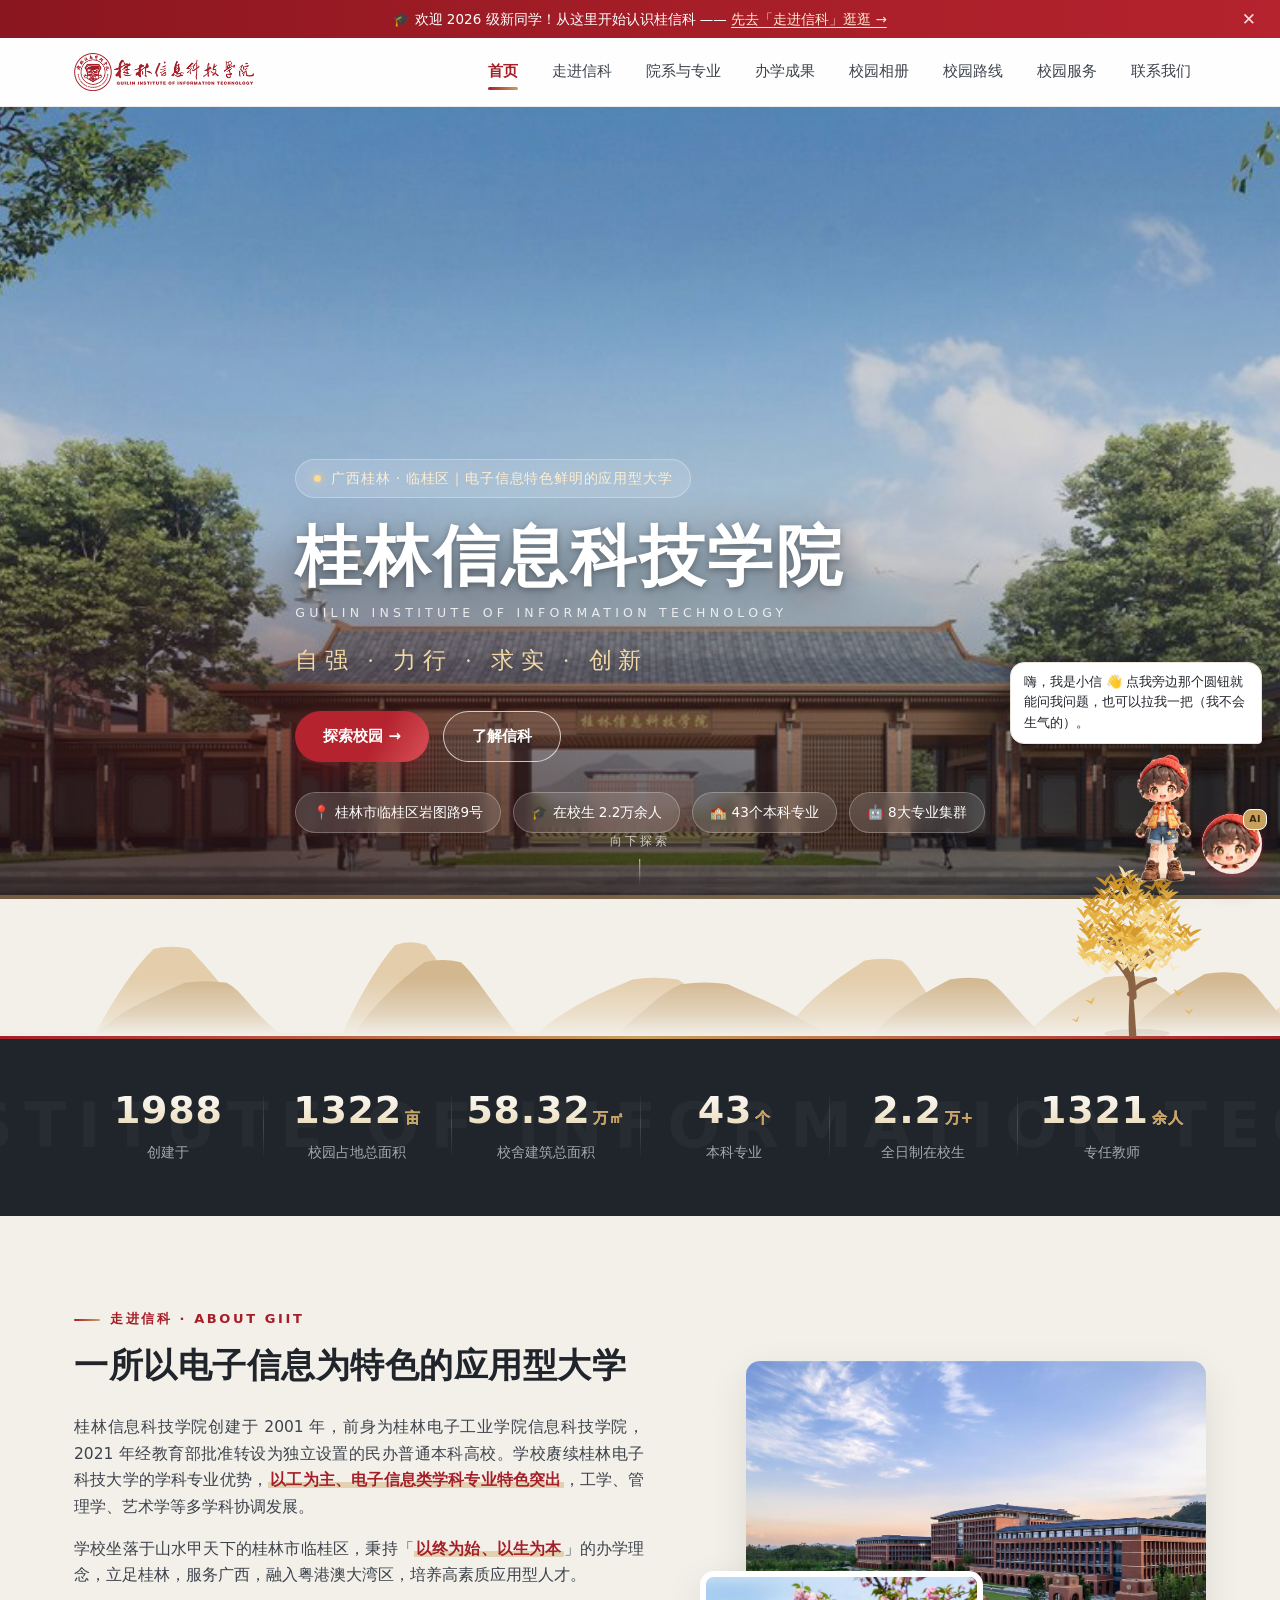
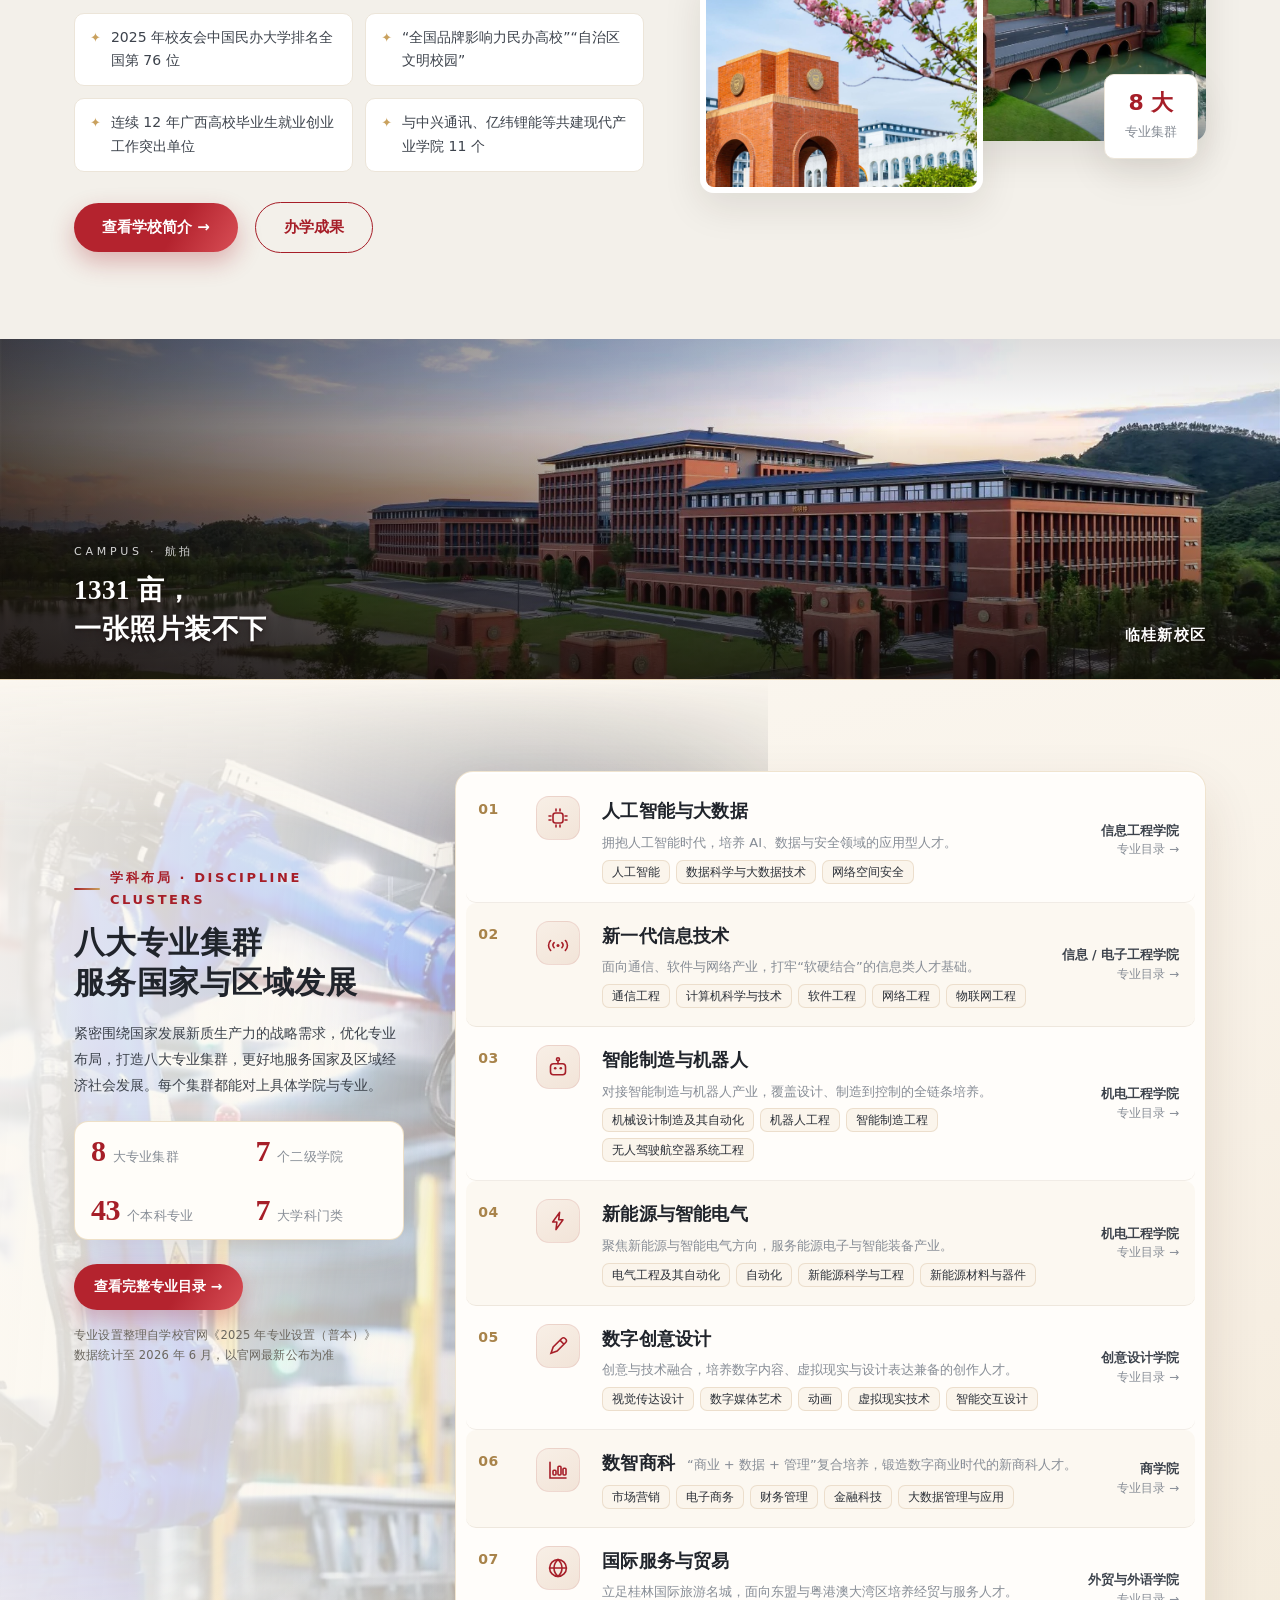
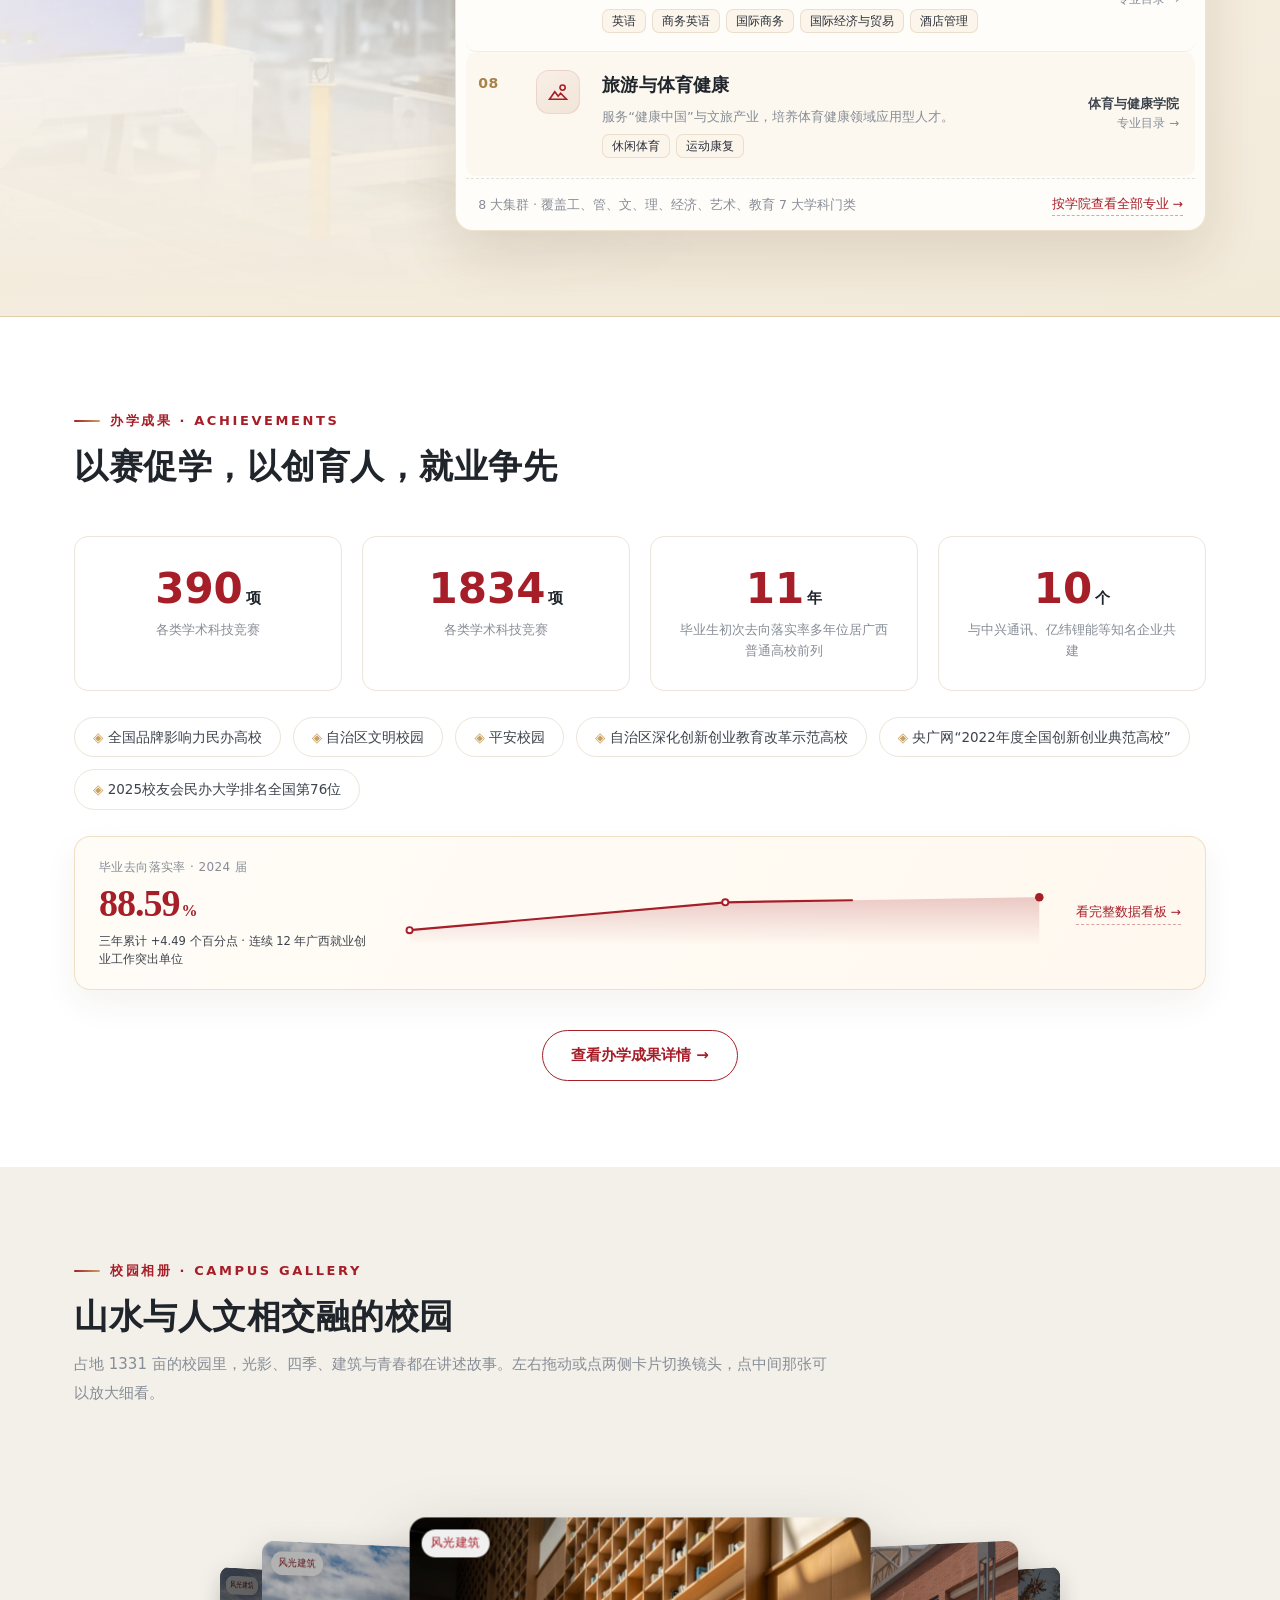
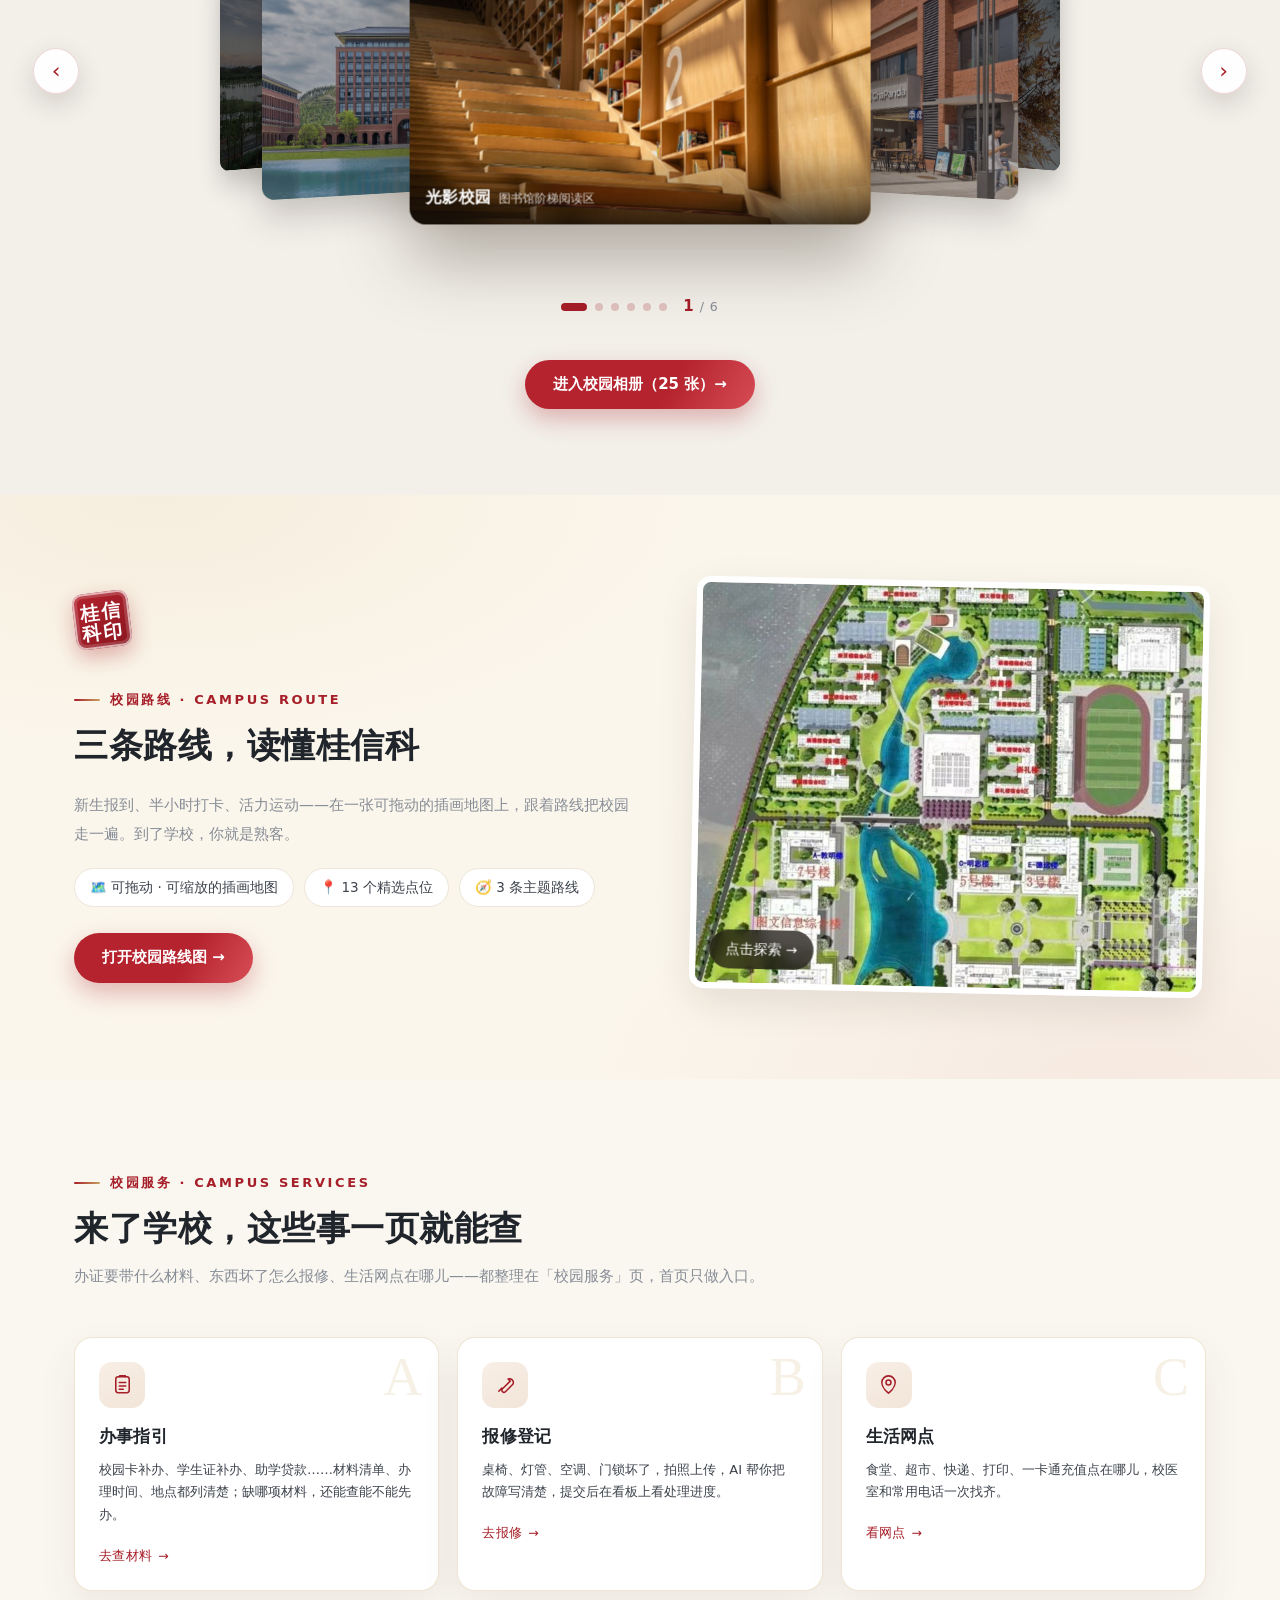
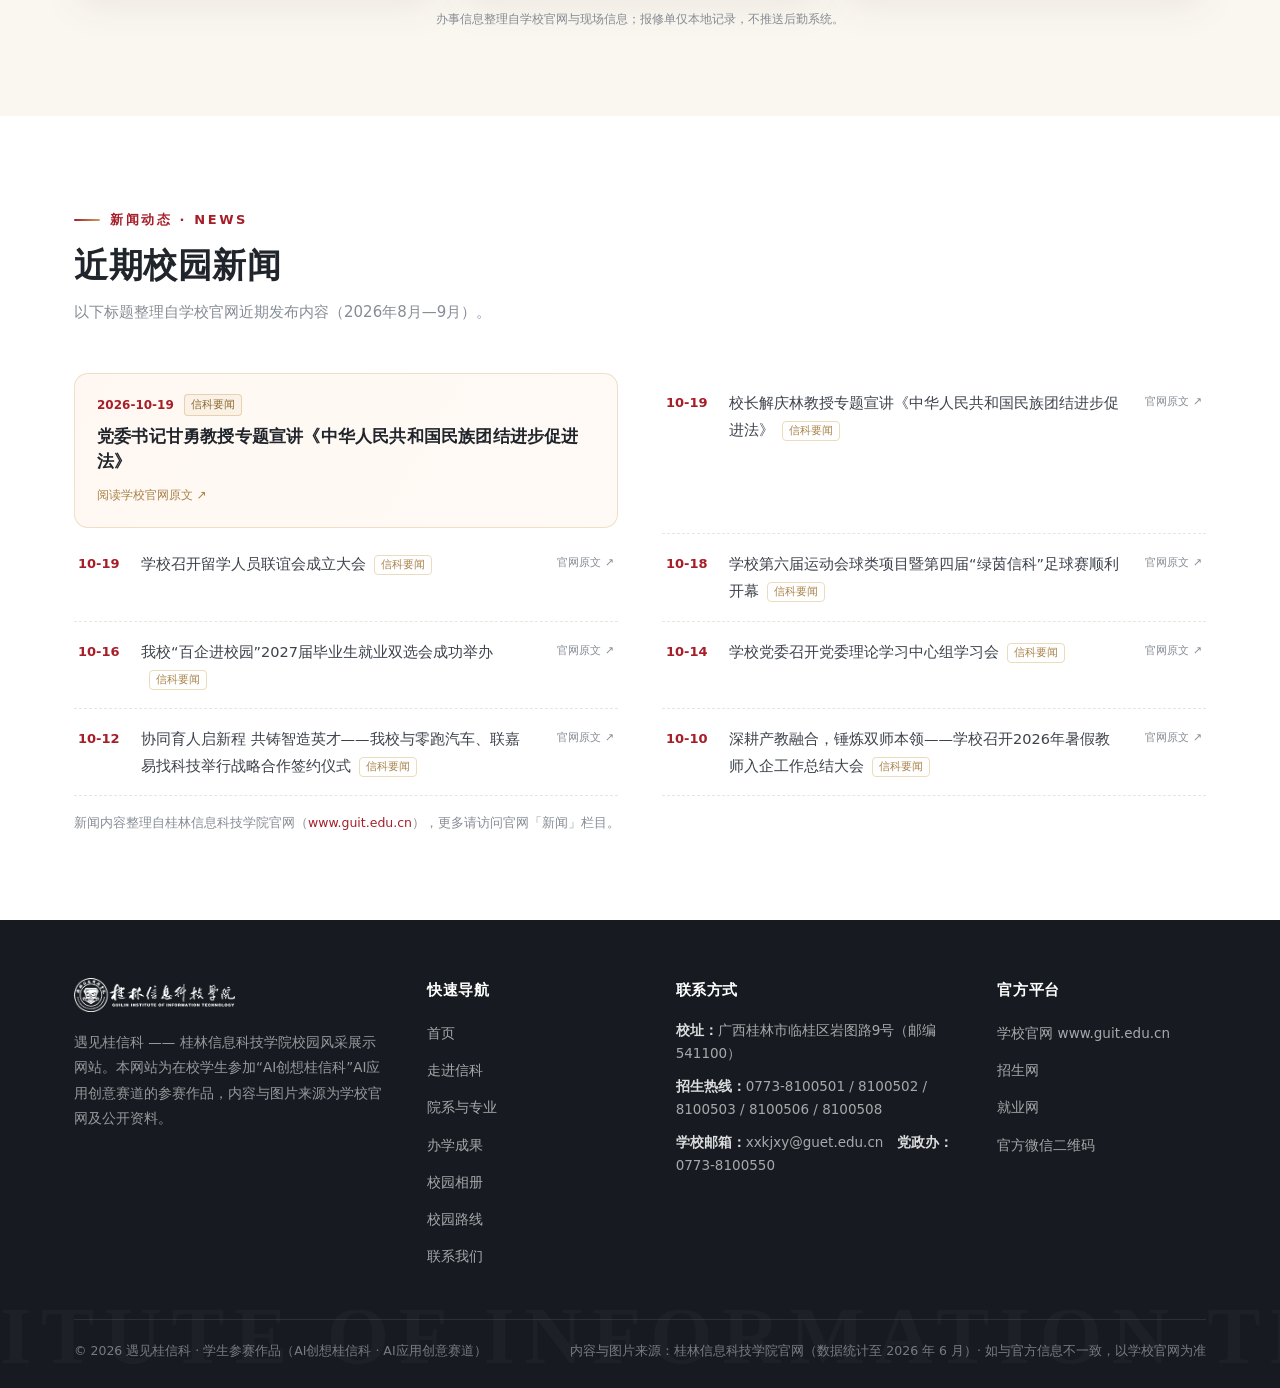
<file: index.html>
<!DOCTYPE html>
<html lang="zh-CN">
<head>
<meta charset="UTF-8">
<meta name="viewport" content="width=device-width, initial-scale=1.0">
<title>遇见桂信科 | 桂林信息科技学院校园风采展示网站</title>
<meta name="description" content="遇见桂信科——桂林信息科技学院（GIIT）校园风采展示网站：学校简介、院系专业、办学成果、校园相册与联系方式。校训：自强 力行 求实 创新。">
<link rel="icon" href="assets/img/favicon.png">
<link rel="stylesheet" href="assets/css/style.css">
<link rel="stylesheet" href="assets/css/polish.css">
<link rel="stylesheet" href="assets/css/assistant.css">
<link rel="stylesheet" href="assets/css/mtn-bg.css">
<link rel="stylesheet" href="assets/css/clusters.css">
<link rel="stylesheet" href="assets/css/gallery-fan.css">
<link rel="stylesheet" href="assets/css/home.css">
</head>
<body class="pg-index">



<!-- 顶部公告 -->
<div class="topbar" id="topbar">
  <div class="container">
    <span>🎓 欢迎 2026 级新同学！从这里开始认识桂信科 —— <a href="about.html">先去「走进信科」逛逛 →</a></span>
    <button class="tb-close" title="关闭" aria-label="关闭">✕</button>
  </div>
</div>

<!-- 页头导航 -->
<header class="site-header">
  <div class="container nav">
    <a class="brand" href="index.html"><img src="assets/img/logo-red.png" alt="桂林信息科技学院"></a>
    <nav class="nav-menu">
      <a href="index.html" class="active">首页</a>
      <a href="about.html">走进信科</a>
      <a href="majors.html">院系与专业</a>
      <a href="honors.html">办学成果</a>
      <a href="campus.html">校园相册</a>
      <a href="route.html">校园路线</a>
      <a href="services.html">校园服务</a>
      <a href="contact.html">联系我们</a>
    </nav>
    <button class="nav-burger" aria-label="菜单">☰</button>
  </div>
</header>

<!-- 主视觉 -->
<section class="hero">
  <img class="hero-bg" src="assets/img/hero-gate-1440.jpg"
       srcset="assets/img/hero-gate-1440.jpg 1440w, assets/img/hero-gate-2560.jpg 2560w"
       sizes="100vw" alt="桂林信息科技学院新大门">
  <div class="container">
    <span class="hero-kicker"><span class="dot"></span>广西桂林 · 临桂区｜电子信息特色鲜明的应用型大学</span>
    <h1>桂林信息科技学院</h1>
    <div class="hero-en">Guilin Institute of Information Technology</div>
    <div class="hero-motto">自强 · 力行 · 求实 · 创新</div>
    <div class="hero-actions">
      <a class="btn btn-red" href="campus.html">探索校园 →</a>
      <a class="btn btn-ghost" href="about.html">了解信科</a>
    </div>
    <div class="hero-chips">
      <span class="chip">📍 桂林市临桂区岩图路9号</span>
      <span class="chip">🎓 在校生 2.2万余人</span>
      <span class="chip">🏫 43个本科专业</span>
      <span class="chip">🤖 8大专业集群</span>
    </div>
  </div>
  <div class="hero-scroll">向下探索</div>
</section>

<div class="mtn-top" aria-hidden="true">
  <span class="mtn-hills"></span>
  <span class="ginkgo g-sm"></span>
  <span class="ginkgo g-lg"></span>
</div>

<!-- 数据速览 -->
<section class="stats">
  <div class="container">
    <div class="stats-grid">
      <div class="stat reveal"><div class="num"><span class="counter" data-count="2001">2001</span></div><div class="lbl">创建于</div></div>
      <div class="stat reveal" data-delay="80"><div class="num"><span class="counter" data-count="1331">0</span><span class="unit">亩</span></div><div class="lbl">校园占地总面积</div></div>
      <div class="stat reveal" data-delay="160"><div class="num"><span class="counter" data-count="58.72" data-dec="2">0</span><span class="unit">万㎡</span></div><div class="lbl">校舍建筑总面积</div></div>
      <div class="stat reveal" data-delay="240"><div class="num"><span class="counter" data-count="43">0</span><span class="unit">个</span></div><div class="lbl">本科专业</div></div>
      <div class="stat reveal" data-delay="320"><div class="num"><span class="counter" data-count="2.2" data-dec="1">0</span><span class="unit">万+</span></div><div class="lbl">全日制在校生</div></div>
      <div class="stat reveal" data-delay="400"><div class="num"><span class="counter" data-count="1330">0</span><span class="unit">余人</span></div><div class="lbl">专任教师</div></div>
    </div>
  </div>
</section>

<!-- 走进信科（预览） -->
<section class="section">
  <div class="container about-split">
    <div class="about-text">
      <div class="sec-head" style="margin-bottom:26px">
        <span class="eyebrow">走进信科 · ABOUT GIIT</span>
        <h2 class="sec-title">一所以电子信息为特色的应用型大学</h2>
      </div>
      <p>桂林信息科技学院创建于 2001 年，前身为桂林电子工业学院信息科技学院，2021 年经教育部批准转设为独立设置的民办普通本科高校。学校赓续桂林电子科技大学的学科专业优势，<span class="hl">以工为主、电子信息类学科专业特色突出</span>，工学、管理学、艺术学等多学科协调发展。</p>
      <p>学校坐落于山水甲天下的桂林市临桂区，秉持「<span class="hl">以终为始、以生为本</span>」的办学理念，立足桂林，服务广西，融入粤港澳大湾区，培养高素质应用型人才。</p>
      <div class="about-points">
        <div class="pt">2025 年校友会中国民办大学排名全国第 76 位</div>
        <div class="pt">“全国品牌影响力民办高校”“自治区文明校园”</div>
        <div class="pt">连续 12 年广西高校毕业生就业创业工作突出单位</div>
        <div class="pt">与中兴通讯、亿纬锂能等共建现代产业学院 11 个</div>
      </div>
      <a class="btn btn-red" href="about.html">查看学校简介 →</a>
      <a class="btn btn-line" href="honors.html" style="margin-left:12px">办学成果</a>
    </div>
    <div class="about-imgs reveal">
      <div class="im-main"><img src="assets/img/gallery/fg-5.jpg" alt="云端瞰校——桂林信息科技学院校园航拍" loading="lazy"></div>
      <div class="im-sub"><img src="assets/img/gallery/fg-4.jpg" alt="绿意校园——钟楼与春花" loading="lazy"></div>
      <div class="badge"><b>8 大</b><span>专业集群</span></div>
    </div>
  </div>
</section>
<section class="pg-band bright b-index" aria-label="1331 亩，一张照片装不下">
  <div class="pg-in">
    <div class="container">
      <div><div class="pg-kicker">CAMPUS · 航拍</div><h2 class="pg-title">1331 亩，<br>一张照片装不下</h2></div>
      <div class="pg-note"><b>临桂新校区</b></div>
    </div>
  </div>
</section>


<!-- 八大专业集群（左说明 + 右清单，机械臂照片做左栏底） -->
<section class="section white theme-l" id="clusters">
  <div class="cl-photo" aria-hidden="true"><img src="assets/img/clusters/robot-arm-color.webp" alt=""></div>
  <div class="container">
    <div class="cl-wrap">
      <div class="cl-aside">
        <div class="sec-head">
          <span class="eyebrow">学科布局 · DISCIPLINE CLUSTERS</span>
          <h2 class="sec-title">八大专业集群<br>服务国家与区域发展</h2>
        </div>
        <p class="cl-lead">紧密围绕国家发展新质生产力的战略需求，优化专业布局，打造八大专业集群，更好地服务国家及区域经济社会发展。每个集群都能对上具体学院与专业。</p>
        <div class="cl-kpi">
          <div><b>8</b><span>大专业集群</span></div>
          <div><b>7</b><span>个二级学院</span></div>
          <div><b>43</b><span>个本科专业</span></div>
          <div><b>7</b><span>大学科门类</span></div>
        </div>
        <a class="btn btn-red" href="majors.html">查看完整专业目录 →</a>
        <p class="cl-note">专业设置整理自学校官网《2025 年专业设置（普本）》<br>数据统计至 2026 年 6 月，以官网最新公布为准</p>
      </div>
      <div class="cl-list">
        <article class="cl-item">
          <span class="cl-no">01</span>
          <span class="cl-ico" aria-hidden="true"><svg viewBox="0 0 24 24" fill="none" stroke="currentColor" stroke-width="1.6" stroke-linecap="round"><rect x="7" y="7" width="10" height="10" rx="2.5"/><path d="M10 3v2M14 3v2M10 19v2M14 19v2M3 10h2M3 14h2M19 10h2M19 14h2"/></svg></span>
          <div class="cl-main"><h3 class="cl-name">人工智能与大数据</h3><p class="cl-desc">拥抱人工智能时代，培养 AI、数据与安全领域的应用型人才。</p></div>
          <div class="cl-tags"><span>人工智能</span><span>数据科学与大数据技术</span><span>网络空间安全</span></div>
          <a class="cl-go" href="majors.html"><b>信息工程学院</b>专业目录 <i>→</i></a>
        </article>
        <article class="cl-item">
          <span class="cl-no">02</span>
          <span class="cl-ico" aria-hidden="true"><svg viewBox="0 0 24 24" fill="none" stroke="currentColor" stroke-width="1.6" stroke-linecap="round"><path d="M4.6 19.4a7 7 0 010-9.9"/><path d="M19.4 19.4a7 7 0 000-9.9"/><path d="M8.1 16.6a3.6 3.6 0 010-5"/><path d="M15.9 16.6a3.6 3.6 0 000-5"/><circle cx="12" cy="14.4" r="1.5" fill="currentColor" stroke="none"/></svg></span>
          <div class="cl-main"><h3 class="cl-name">新一代信息技术</h3><p class="cl-desc">面向通信、软件与网络产业，打牢“软硬结合”的信息类人才基础。</p></div>
          <div class="cl-tags"><span>通信工程</span><span>计算机科学与技术</span><span>软件工程</span><span>网络工程</span><span>物联网工程</span></div>
          <a class="cl-go" href="majors.html"><b>信息 / 电子工程学院</b>专业目录 <i>→</i></a>
        </article>
        <article class="cl-item">
          <span class="cl-no">03</span>
          <span class="cl-ico" aria-hidden="true"><svg viewBox="0 0 24 24" fill="none" stroke="currentColor" stroke-width="1.6" stroke-linecap="round"><rect x="4.5" y="8.8" width="15" height="11" rx="3"/><circle cx="9.2" cy="13.2" r="1.3" fill="currentColor" stroke="none"/><circle cx="14.8" cy="13.2" r="1.3" fill="currentColor" stroke="none"/><path d="M12 8.8V5.9"/><circle cx="12" cy="4.3" r="1.5"/></svg></span>
          <div class="cl-main"><h3 class="cl-name">智能制造与机器人</h3><p class="cl-desc">对接智能制造与机器人产业，覆盖设计、制造到控制的全链条培养。</p></div>
          <div class="cl-tags"><span>机械设计制造及其自动化</span><span>机器人工程</span><span>智能制造工程</span><span>无人驾驶航空器系统工程</span></div>
          <a class="cl-go" href="majors.html"><b>机电工程学院</b>专业目录 <i>→</i></a>
        </article>
        <article class="cl-item">
          <span class="cl-no">04</span>
          <span class="cl-ico" aria-hidden="true"><svg viewBox="0 0 24 24" fill="none" stroke="currentColor" stroke-width="1.6" stroke-linecap="round"><path d="M13.6 3.4L6.7 13h4.2l-.9 7.6L17 10.8h-4.3l.9-7.4z" stroke-linejoin="round"/></svg></span>
          <div class="cl-main"><h3 class="cl-name">新能源与智能电气</h3><p class="cl-desc">聚焦新能源与智能电气方向，服务能源电子与智能装备产业。</p></div>
          <div class="cl-tags"><span>电气工程及其自动化</span><span>自动化</span><span>新能源科学与工程</span><span>新能源材料与器件</span></div>
          <a class="cl-go" href="majors.html"><b>机电工程学院</b>专业目录 <i>→</i></a>
        </article>
        <article class="cl-item">
          <span class="cl-no">05</span>
          <span class="cl-ico" aria-hidden="true"><svg viewBox="0 0 24 24" fill="none" stroke="currentColor" stroke-width="1.6" stroke-linecap="round"><path d="M5 19.2l2.2-6.2L16 4.3a2 2 0 012.9 0l1 1a2 2 0 010 2.9L11.1 17 5 19.2z"/><path d="M14.4 6.6l3.1 3.1"/></svg></span>
          <div class="cl-main"><h3 class="cl-name">数字创意设计</h3><p class="cl-desc">创意与技术融合，培养数字内容、虚拟现实与设计表达兼备的创作人才。</p></div>
          <div class="cl-tags"><span>视觉传达设计</span><span>数字媒体艺术</span><span>动画</span><span>虚拟现实技术</span><span>智能交互设计</span></div>
          <a class="cl-go" href="majors.html"><b>创意设计学院</b>专业目录 <i>→</i></a>
        </article>
        <article class="cl-item">
          <span class="cl-no">06</span>
          <span class="cl-ico" aria-hidden="true"><svg viewBox="0 0 24 24" fill="none" stroke="currentColor" stroke-width="1.6" stroke-linecap="round"><path d="M4 4.2V20h16"/><rect x="7" y="12.2" width="3" height="4.8" rx="1"/><rect x="12" y="8.2" width="3" height="8.8" rx="1"/><rect x="17" y="10.2" width="3" height="6.8" rx="1"/></svg></span>
          <div class="cl-main"><h3 class="cl-name">数智商科</h3><p class="cl-desc">“商业 + 数据 + 管理”复合培养，锻造数字商业时代的新商科人才。</p></div>
          <div class="cl-tags"><span>市场营销</span><span>电子商务</span><span>财务管理</span><span>金融科技</span><span>大数据管理与应用</span></div>
          <a class="cl-go" href="majors.html"><b>商学院</b>专业目录 <i>→</i></a>
        </article>
        <article class="cl-item">
          <span class="cl-no">07</span>
          <span class="cl-ico" aria-hidden="true"><svg viewBox="0 0 24 24" fill="none" stroke="currentColor" stroke-width="1.6" stroke-linecap="round"><circle cx="12" cy="12" r="8.4"/><path d="M3.6 12h16.8"/><path d="M12 3.6c2.6 2.3 4 5.3 4 8.4s-1.4 6.1-4 8.4c-2.6-2.3-4-5.3-4-8.4s1.4-6.1 4-8.4z"/></svg></span>
          <div class="cl-main"><h3 class="cl-name">国际服务与贸易</h3><p class="cl-desc">立足桂林国际旅游名城，面向东盟与粤港澳大湾区培养经贸与服务人才。</p></div>
          <div class="cl-tags"><span>英语</span><span>商务英语</span><span>国际商务</span><span>国际经济与贸易</span><span>酒店管理</span></div>
          <a class="cl-go" href="majors.html"><b>外贸与外语学院</b>专业目录 <i>→</i></a>
        </article>
        <article class="cl-item">
          <span class="cl-no">08</span>
          <span class="cl-ico" aria-hidden="true"><svg viewBox="0 0 24 24" fill="none" stroke="currentColor" stroke-width="1.6" stroke-linecap="round"><circle cx="16.6" cy="7.6" r="2.6"/><path d="M3.5 19.2l5.3-7.5 3.4 4.5 2.4-3.1 5.9 6.1z"/></svg></span>
          <div class="cl-main"><h3 class="cl-name">旅游与体育健康</h3><p class="cl-desc">服务“健康中国”与文旅产业，培养体育健康领域应用型人才。</p></div>
          <div class="cl-tags"><span>休闲体育</span><span>运动康复</span></div>
          <a class="cl-go" href="majors.html"><b>体育与健康学院</b>专业目录 <i>→</i></a>
        </article>
        <div class="cl-foot"><span>8 大集群 · 覆盖工、管、文、理、经济、艺术、教育 7 大学科门类</span><a href="majors.html">按学院查看全部专业 →</a></div>
      </div>
    </div>
  </div>
</section>

<!-- 办学成果（预览） -->
<section class="section white">
  <div class="container">
    <div class="sec-head">
      <span class="eyebrow">办学成果 · ACHIEVEMENTS</span>
      <h2 class="sec-title">以赛促学，以创育人，就业争先</h2>
    </div>
    <div class="result-cards">
      <div class="result-card reveal"><div class="num"><span class="counter" data-count="428">0</span><span class="unit">项</span></div><div class="lb">近三学年国家级奖项</div><div class="ps">各类学术科技竞赛</div></div>
      <div class="result-card reveal" data-delay="80"><div class="num"><span class="counter" data-count="2010">0</span><span class="unit">项</span></div><div class="lb">近三学年自治区级奖项</div><div class="ps">各类学术科技竞赛</div></div>
      <div class="result-card reveal" data-delay="160"><div class="num"><span class="counter" data-count="12">0</span><span class="unit">年</span></div><div class="lb">连续获评广西高校毕业生就业创业工作突出单位</div><div class="ps">毕业生初次去向落实率多年位居广西普通高校前列</div></div>
      <div class="result-card reveal" data-delay="240"><div class="num"><span class="counter" data-count="11">0</span><span class="unit">个</span></div><div class="lb">现代产业学院</div><div class="ps">与中兴通讯、亿纬锂能等知名企业共建</div></div>
    </div>
    <div class="honor-chips reveal">
      <span>全国品牌影响力民办高校</span>
      <span>自治区文明校园</span>
      <span>平安校园</span>
      <span>自治区深化创新创业教育改革示范高校</span>
      <span>央广网“2022年度全国创新创业典范高校”</span>
      <span>2025校友会民办大学排名全国第76位</span>
    </div>

    <div class="honor-chart reveal" id="honorChart">
      <div class="hc-left">
        <span class="hc-k">毕业去向落实率 · 2024 届</span>
        <strong>88.59<small>%</small></strong>
        <span class="hc-note">三年累计 +4.49 个百分点 · 连续 12 年广西就业创业工作突出单位</span>
      </div>
      <svg class="hc-spark" viewBox="0 0 760 74" aria-label="2022 至 2024 届毕业去向落实率：84.1%、87.9%、88.59%">
        <defs>
          <linearGradient id="hcGrad" x1="0" y1="0" x2="0" y2="1">
            <stop offset="0%" stop-color="#A61E28" stop-opacity=".22"/>
            <stop offset="100%" stop-color="#A61E28" stop-opacity="0"/>
          </linearGradient>
        </defs>
        <path class="area" d="M10,56.5 L380,23.8 L748,17.8 L748,74 L10,74 Z"/>
        <path class="line" d="M10,56.5 L380,23.8 L748,17.8"/>
        <circle cx="10" cy="56.5" r="3.6" fill="#fff" stroke="#A61E28" stroke-width="2.2"/>
        <circle cx="380" cy="23.8" r="3.6" fill="#fff" stroke="#A61E28" stroke-width="2.2"/>
        <circle cx="748" cy="17.8" r="5" fill="#A61E28"/>
      </svg>
      <a class="hc-more" href="honors.html#databoard">看完整数据看板 →</a>
    </div>
    <div class="sec-more"><a class="btn btn-line" href="honors.html">查看办学成果详情 →</a></div>
  </div>
</section>

<!-- 校园相册（扇形封面流） -->
<section class="section fan-section" id="galleryFan">
  <div class="container">
    <div class="sec-head">
      <span class="eyebrow">校园相册 · CAMPUS GALLERY</span>
      <h2 class="sec-title">山水与人文相交融的校园</h2>
      <p class="sec-sub">占地 1331 亩的校园里，光影、四季、建筑与青春都在讲述故事。左右拖动或点两侧卡片切换镜头，点中间那张可以放大细看。</p>
    </div>
  </div>

  <div class="fan-stage" id="fanStage" aria-label="校园风光图片轮播：左右方向键切换，回车放大">
    <div class="fan-glow" aria-hidden="true"></div>
    <div class="fan-track" id="fanTrack">
      <figure class="fan-card" data-title="光影校园" data-cat="风光建筑" data-desc="图书馆里的阶梯阅读区：整面木质书墙沿台阶铺开，午后阳光从高窗斜射进来，是学生最爱的自习角落。">
        <img src="assets/img/gallery/fg-1.jpg" alt="光影校园——图书馆阶梯阅读区">
        <span class="fan-cat">风光建筑</span>
        <figcaption class="fan-cap"><b>光影校园</b><span>图书馆阶梯阅读区</span></figcaption>
      </figure>
      <figure class="fan-card" data-title="校园烟火" data-cat="风光建筑" data-desc="教学楼下就是生活服务街——超市、奶茶店和露天座位一字排开，课间十分钟的烟火气全在这里。">
        <img src="assets/img/gallery/fg-2.jpg" alt="校园烟火——教学楼下生活服务街">
        <span class="fan-cat">风光建筑</span>
        <figcaption class="fan-cap"><b>校园烟火</b><span>教学楼下生活服务街</span></figcaption>
      </figure>
      <figure class="fan-card" data-title="四时景致" data-cat="风光建筑" data-desc="抬头看秋天：红橙色的枝叶铺满天空，和蓝天撞出最鲜的一抹秋色，是校园里最好拍的季节。">
        <img src="assets/img/gallery/fg-3.jpg" alt="四时景致——秋日树冠仰拍">
        <span class="fan-cat">风光建筑</span>
        <figcaption class="fan-cap"><b>四时景致</b><span>秋日树冠仰拍</span></figcaption>
      </figure>
      <figure class="fan-card" data-title="绿意校园" data-cat="风光建筑" data-desc="春天的钟楼：红砖塔身、拱形门洞，配上一树粉色花枝，是校园里最经典的取景角度。">
        <img src="assets/img/gallery/fg-4.jpg" alt="绿意校园——钟楼与春日花枝">
        <span class="fan-cat">风光建筑</span>
        <figcaption class="fan-cap"><b>绿意校园</b><span>钟楼与春日花枝</span></figcaption>
      </figure>
      <figure class="fan-card" data-title="云端瞰校" data-cat="风光建筑" data-desc="从高处望向教学区：三座红砖门楼连着拱桥，湖面、草坪与教学楼依次排开，这是走进校园的第一眼。">
        <img src="assets/img/gallery/fg-5.jpg" alt="云端瞰校——校门桥与教学区">
        <span class="fan-cat">风光建筑</span>
        <figcaption class="fan-cap"><b>云端瞰校</b><span>校门桥与教学区</span></figcaption>
      </figure>
      <figure class="fan-card" data-title="校园建筑" data-cat="风光建筑" data-desc="知行楼正面：红色砖墙与拱门门厅一字排开，楼前是水绿与草坪，天光落下来时最有气势。">
        <img src="assets/img/gallery/fg-6.jpg" alt="校园建筑——知行楼（图书馆）正面">
        <span class="fan-cat">风光建筑</span>
        <figcaption class="fan-cap"><b>校园建筑</b><span>知行楼（图书馆）正面</span></figcaption>
      </figure>
    </div>
    <button type="button" class="fan-nav fan-prev" id="fanPrev" aria-label="上一张">‹</button>
    <button type="button" class="fan-nav fan-next" id="fanNext" aria-label="下一张">›</button>
  </div>

  <div class="container">
    <div class="fan-bar">
      <div class="fan-dots" id="fanDots"></div>
      <div class="fan-count"><b id="fanIdx">1</b> / 6</div>
    </div>
    <div class="sec-more"><a class="btn btn-red" href="campus.html">进入校园相册（25 张）→</a></div>
  </div>
</section>

<!-- 放大查看 -->
<div class="fan-modal" id="fanModal" role="dialog" aria-modal="true" aria-labelledby="fanModalTitle" aria-hidden="true">
  <div class="fan-modal-box">
    <div class="fan-modal-imgwrap">
      <img class="fan-modal-img" id="fanModalImg" src="assets/img/gallery/fg-1.jpg" alt="">
      <button type="button" class="fan-x" id="fanModalClose" aria-label="关闭">✕</button>
      <button type="button" class="fan-mnav fan-mprev" id="fanModalPrev" aria-label="上一张">‹</button>
      <button type="button" class="fan-mnav fan-mnext" id="fanModalNext" aria-label="下一张">›</button>
    </div>
    <div class="fan-modal-info">
      <span class="fan-modal-cat" id="fanModalCat">风光建筑</span>
      <h3 class="fan-modal-title" id="fanModalTitle"></h3>
      <p class="fan-modal-desc" id="fanModalDesc"></p>
      <div class="fan-modal-foot">
        <span id="fanModalCount">1 / 6</span>
        <a href="campus.html">在校园相册里看全部 25 张 →</a>
      </div>
    </div>
  </div>
</div>

<!-- 校园路线 -->
<section class="section tint">
  <div class="container route-promo">
    <div>
      <span class="seal">桂信科印</span>
      <div class="sec-head" style="margin:20px 0 22px">
        <span class="eyebrow">校园路线 · CAMPUS ROUTE</span>
        <h2 class="sec-title">三条路线，读懂桂信科</h2>
      </div>
      <p class="sec-sub">新生报到、半小时打卡、活力运动——在一张可拖动的插画地图上，跟着路线把校园走一遍。到了学校，你就是熟客。</p>
      <div class="rp-points">
        <span>🗺️ 可拖动 · 可缩放的插画地图</span>
        <span>📍 13 个精选点位</span>
        <span>🧭 3 条主题路线</span>
      </div>
      <a class="btn btn-red" href="route.html">打开校园路线图 →</a>
    </div>
    <a class="route-promo-map" href="route.html">
      <img src="assets/img/map/campus-map-thumb.jpg" alt="校园插画地图预览" loading="lazy">
      <span class="rp-badge">点击探索 →</span>
    </a>
  </div>
</section>

<!-- 校园服务（入口） -->
<section class="section svc-entry">
  <div class="container">
    <div class="sec-head">
      <span class="eyebrow">校园服务 · CAMPUS SERVICES</span>
      <h2 class="sec-title">来了学校，这些事一页就能查</h2>
      <p class="sec-sub">办证要带什么材料、东西坏了怎么报修、生活网点在哪儿——都整理在「校园服务」页，首页只做入口。</p>
    </div>
    <div class="se-grid">
      <a class="se-card" href="services.html#tab-a">
        <span class="se-key">A</span>
        <span class="se-ico"><svg viewBox="0 0 24 24" fill="none" stroke="currentColor" stroke-width="1.6" stroke-linecap="round" stroke-linejoin="round"><rect x="5" y="4" width="14" height="16.5" rx="2.5"/><path d="M9 4V2.8h6V4"/><path d="M8.6 10h6.8M8.6 13.5h6.8M8.6 17h4.2"/></svg></span>
        <h3>办事指引</h3>
        <p>校园卡补办、学生证补办、助学贷款……材料清单、办理时间、地点都列清楚；缺哪项材料，还能查能不能先办。</p>
        <span class="se-enter">去查材料 <i>→</i></span>
      </a>
      <a class="se-card" href="services.html#tab-b">
        <span class="se-key">B</span>
        <span class="se-ico"><svg viewBox="0 0 24 24" fill="none" stroke="currentColor" stroke-width="1.6" stroke-linecap="round" stroke-linejoin="round"><path d="M14.7 6.3a4 4 0 015.2 5.2l-8 8a2.1 2.1 0 01-3-3l8-8z"/><path d="M5 19l3.2-3.2"/></svg></span>
        <h3>报修登记</h3>
        <p>桌椅、灯管、空调、门锁坏了，拍照上传，AI 帮你把故障写清楚，提交后在看板上看处理进度。</p>
        <span class="se-enter">去报修 <i>→</i></span>
      </a>
      <a class="se-card" href="services.html#tab-c">
        <span class="se-key">C</span>
        <span class="se-ico"><svg viewBox="0 0 24 24" fill="none" stroke="currentColor" stroke-width="1.6" stroke-linecap="round" stroke-linejoin="round"><path d="M12 21s-7-5.1-7-11a7 7 0 1114 0c0 5.9-7 11-7 11z"/><circle cx="12" cy="10" r="2.6"/></svg></span>
        <h3>生活网点</h3>
        <p>食堂、超市、快递、打印、一卡通充值点在哪儿，校医室和常用电话一次找齐。</p>
        <span class="se-enter">看网点 <i>→</i></span>
      </a>
    </div>
    <p class="se-note">办事信息整理自学校官网与现场信息；报修单仅本地记录，不推送后勤系统。</p>
  </div>
</section>

<!-- 新闻动态 -->
<section class="section white">
  <div class="container">
    <div class="sec-head">
      <span class="eyebrow">新闻动态 · NEWS</span>
      <h2 class="sec-title">近期校园新闻</h2>
      <p class="sec-sub">以下标题整理自学校官网近期发布内容（2026年8月—9月）。</p>
    </div>
    <div class="news-wrap">
      <a class="news-head reveal" href="https://www.guit.edu.cn/info/1025/34823.htm" target="_blank" rel="noopener">
        <span class="nh-top"><span class="nh-date">2026-10-19</span><span class="nh-tag">信科要闻</span></span>
        <span class="nh-title">党委书记甘勇教授专题宣讲《中华人民共和国民族团结进步促进法》</span>
        <span class="nh-more">阅读学校官网原文 ↗</span>
      </a>
      <a class="news-item reveal" href="https://www.guit.edu.cn/info/1025/34826.htm" target="_blank" rel="noopener">
        <span class="n-date">10-19</span>
        <span class="n-main"><span class="n-title">校长解庆林教授专题宣讲《中华人民共和国民族团结进步促进法》<span class="n-tag">信科要闻</span></span></span>
        <span class="n-out">官网原文 ↗</span>
      </a>
      <a class="news-item reveal" href="https://www.guit.edu.cn/info/1025/34813.htm" target="_blank" rel="noopener">
        <span class="n-date">10-19</span>
        <span class="n-main"><span class="n-title">学校召开留学人员联谊会成立大会<span class="n-tag">信科要闻</span></span></span>
        <span class="n-out">官网原文 ↗</span>
      </a>
      <a class="news-item reveal" href="https://www.guit.edu.cn/info/1025/34810.htm" target="_blank" rel="noopener">
        <span class="n-date">10-18</span>
        <span class="n-main"><span class="n-title">学校第六届运动会球类项目暨第四届“绿茵信科”足球赛顺利开幕<span class="n-tag">信科要闻</span></span></span>
        <span class="n-out">官网原文 ↗</span>
      </a>
      <a class="news-item reveal" href="https://www.guit.edu.cn/info/1025/34775.htm" target="_blank" rel="noopener">
        <span class="n-date">10-16</span>
        <span class="n-main"><span class="n-title">我校“百企进校园”2027届毕业生就业双选会成功举办<span class="n-tag">信科要闻</span></span></span>
        <span class="n-out">官网原文 ↗</span>
      </a>
      <a class="news-item reveal" href="https://www.guit.edu.cn/info/1025/34766.htm" target="_blank" rel="noopener">
        <span class="n-date">10-14</span>
        <span class="n-main"><span class="n-title">学校党委召开党委理论学习中心组学习会<span class="n-tag">信科要闻</span></span></span>
        <span class="n-out">官网原文 ↗</span>
      </a>
      <a class="news-item reveal" href="https://www.guit.edu.cn/info/1025/34762.htm" target="_blank" rel="noopener">
        <span class="n-date">10-12</span>
        <span class="n-main"><span class="n-title">协同育人启新程 共铸智造英才——我校与零跑汽车、联嘉易找科技举行战略合作签约仪式<span class="n-tag">信科要闻</span></span></span>
        <span class="n-out">官网原文 ↗</span>
      </a>
      <a class="news-item reveal" href="https://www.guit.edu.cn/info/1025/34750.htm" target="_blank" rel="noopener">
        <span class="n-date">10-10</span>
        <span class="n-main"><span class="n-title">深耕产教融合，锤炼双师本领——学校召开2026年暑假教师入企工作总结大会<span class="n-tag">信科要闻</span></span></span>
        <span class="n-out">官网原文 ↗</span>
      </a>
    </div>
    <div class="news-note">新闻内容整理自桂林信息科技学院官网（<a href="https://www.guit.edu.cn/" target="_blank" rel="noopener" style="color:var(--red)">www.guit.edu.cn</a>），更多请访问官网「新闻」栏目。</div>
  </div>
</section>

<!-- 页脚 -->
<footer class="footer">
  <div class="container">
    <div class="f-grid">
      <div class="f-brand">
        <img src="assets/img/logo-white.png" alt="桂林信息科技学院">
        <p>遇见桂信科 —— 桂林信息科技学院校园风采展示网站。本网站为在校学生参加“AI创想桂信科”AI应用创意赛道的参赛作品，内容与图片来源为学校官网及公开资料。</p>
      </div>
      <div>
        <div class="f-title">快速导航</div>
        <ul class="f-links">
          <li><a href="index.html">首页</a></li>
          <li><a href="about.html">走进信科</a></li>
          <li><a href="majors.html">院系与专业</a></li>
          <li><a href="honors.html">办学成果</a></li>
          <li><a href="campus.html">校园相册</a></li>
          <li><a href="route.html">校园路线</a></li>
          <li><a href="contact.html">联系我们</a></li>
        </ul>
      </div>
      <div>
        <div class="f-title">联系方式</div>
        <ul class="f-contact">
          <li><b>校址：</b>广西桂林市临桂区岩图路9号（邮编 541100）</li>
          <li><b>招生热线：</b>0773-8100501 / 8100502 / 8100503 / 8100506 / 8100508</li>
          <li><b>学校邮箱：</b>xxkjxy@guet.edu.cn　<b>党政办：</b>0773-8100550</li>
        </ul>
      </div>
      <div>
        <div class="f-title">官方平台</div>
        <ul class="f-links">
          <li><a href="https://www.guit.edu.cn/" target="_blank" rel="noopener">学校官网 www.guit.edu.cn</a></li>
          <li><a href="https://www.guit.edu.cn/zs/" target="_blank" rel="noopener">招生网</a></li>
          <li><a href="https://www.guit.edu.cn/xjy/" target="_blank" rel="noopener">就业网</a></li>
          <li><a href="contact.html">官方微信二维码</a></li>
        </ul>
      </div>
    </div>
    <div class="f-bottom">
      <span>© <span class="js-year">2026</span> 遇见桂信科 · 学生参赛作品（AI创想桂信科 · AI应用创意赛道）</span>
      <span>内容与图片来源：桂林信息科技学院官网（数据统计至 2026 年 6 月）· 如与官方信息不一致，以学校官网为准</span>
    </div>
  </div>
</footer>

<button class="backtop" aria-label="返回顶部">↑</button>
<script src="assets/js/main.js"></script>
<script src="assets/js/route.js"></script>
<script src="assets/js/gallery-fan.js"></script>
<script>
/* 首页就业率小图：滚到就播放 */
(function(){
  var el = document.getElementById('honorChart');
  if (!el) return;
  if (!('IntersectionObserver' in window) || (window.matchMedia && window.matchMedia('(prefers-reduced-motion: reduce)').matches)) {
    el.classList.add('in'); return;
  }
  var io = new IntersectionObserver(function(es){
    es.forEach(function(e){ if (e.isIntersecting) { el.classList.add('in'); io.disconnect(); } });
  }, { threshold: .3 });
  io.observe(el);
})();
</script>
<script src="assets/js/assistant.js"></script>
</body>
</html>
</file>
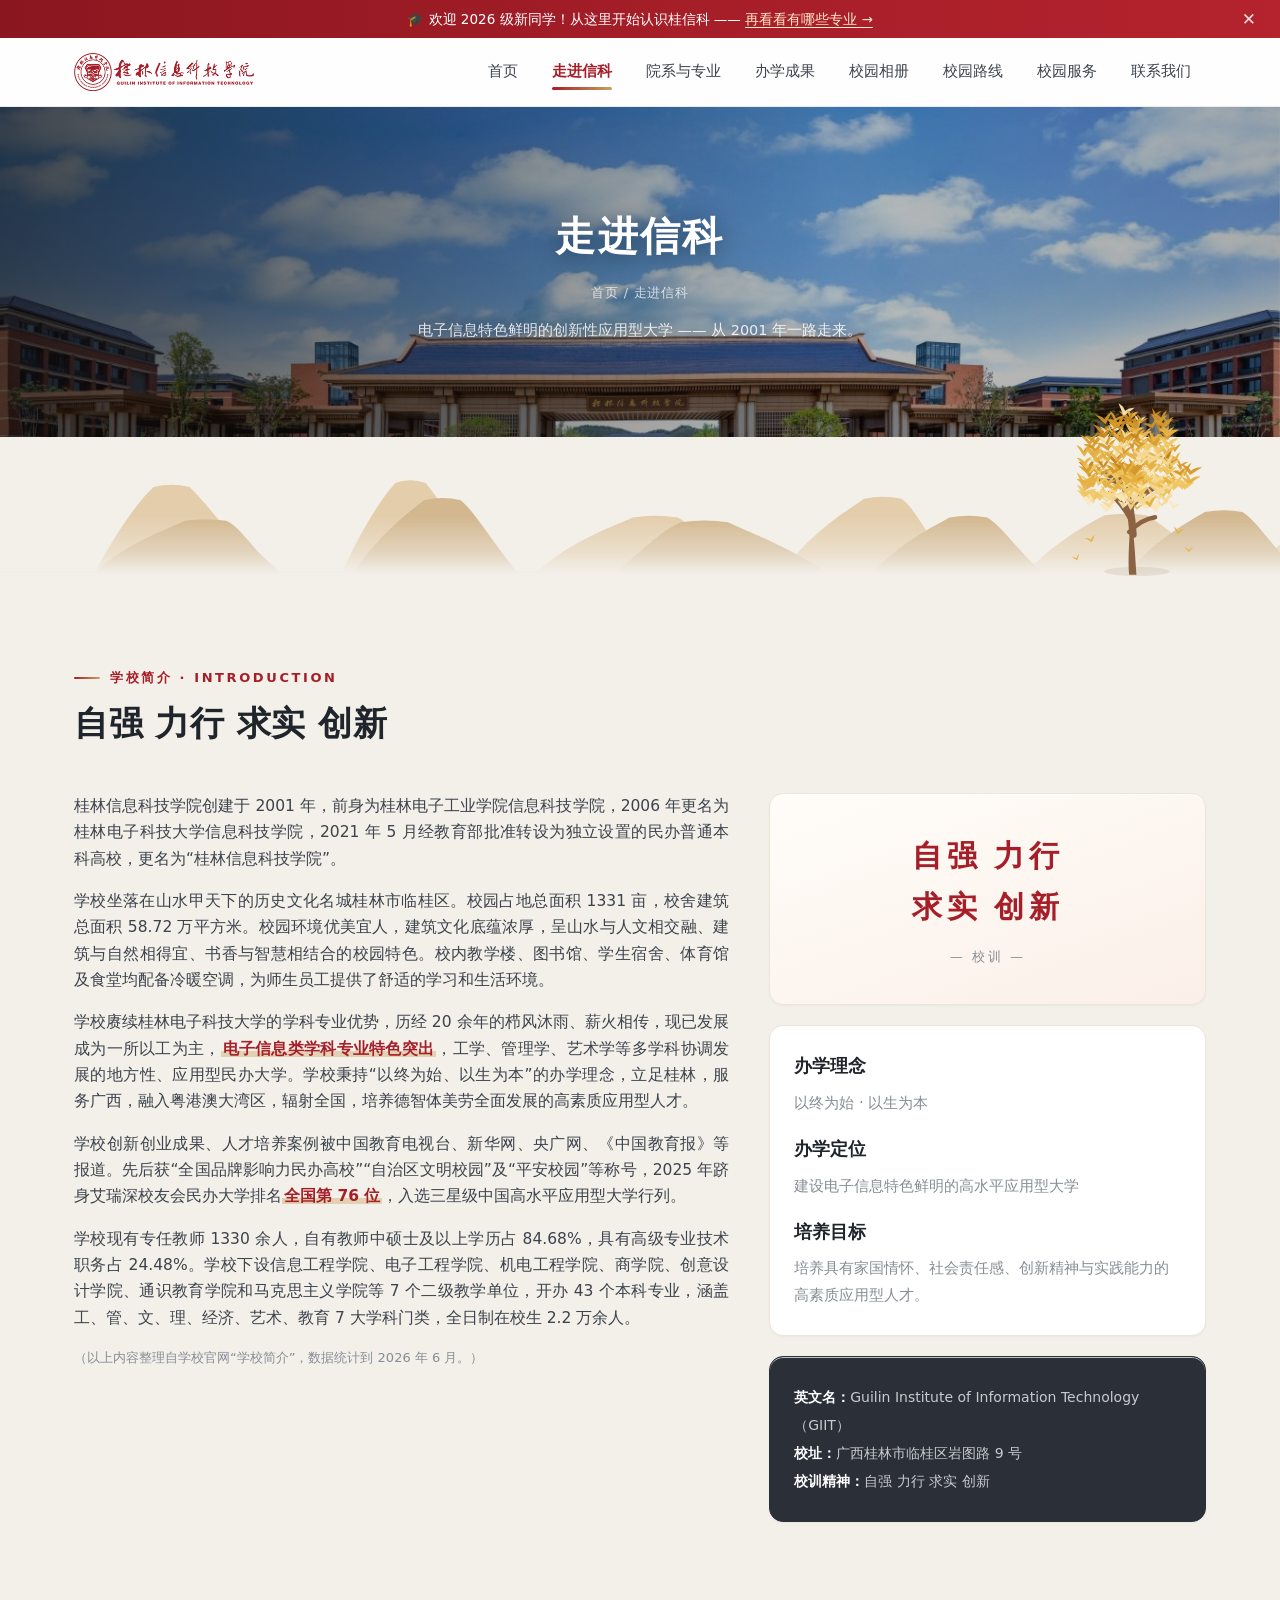
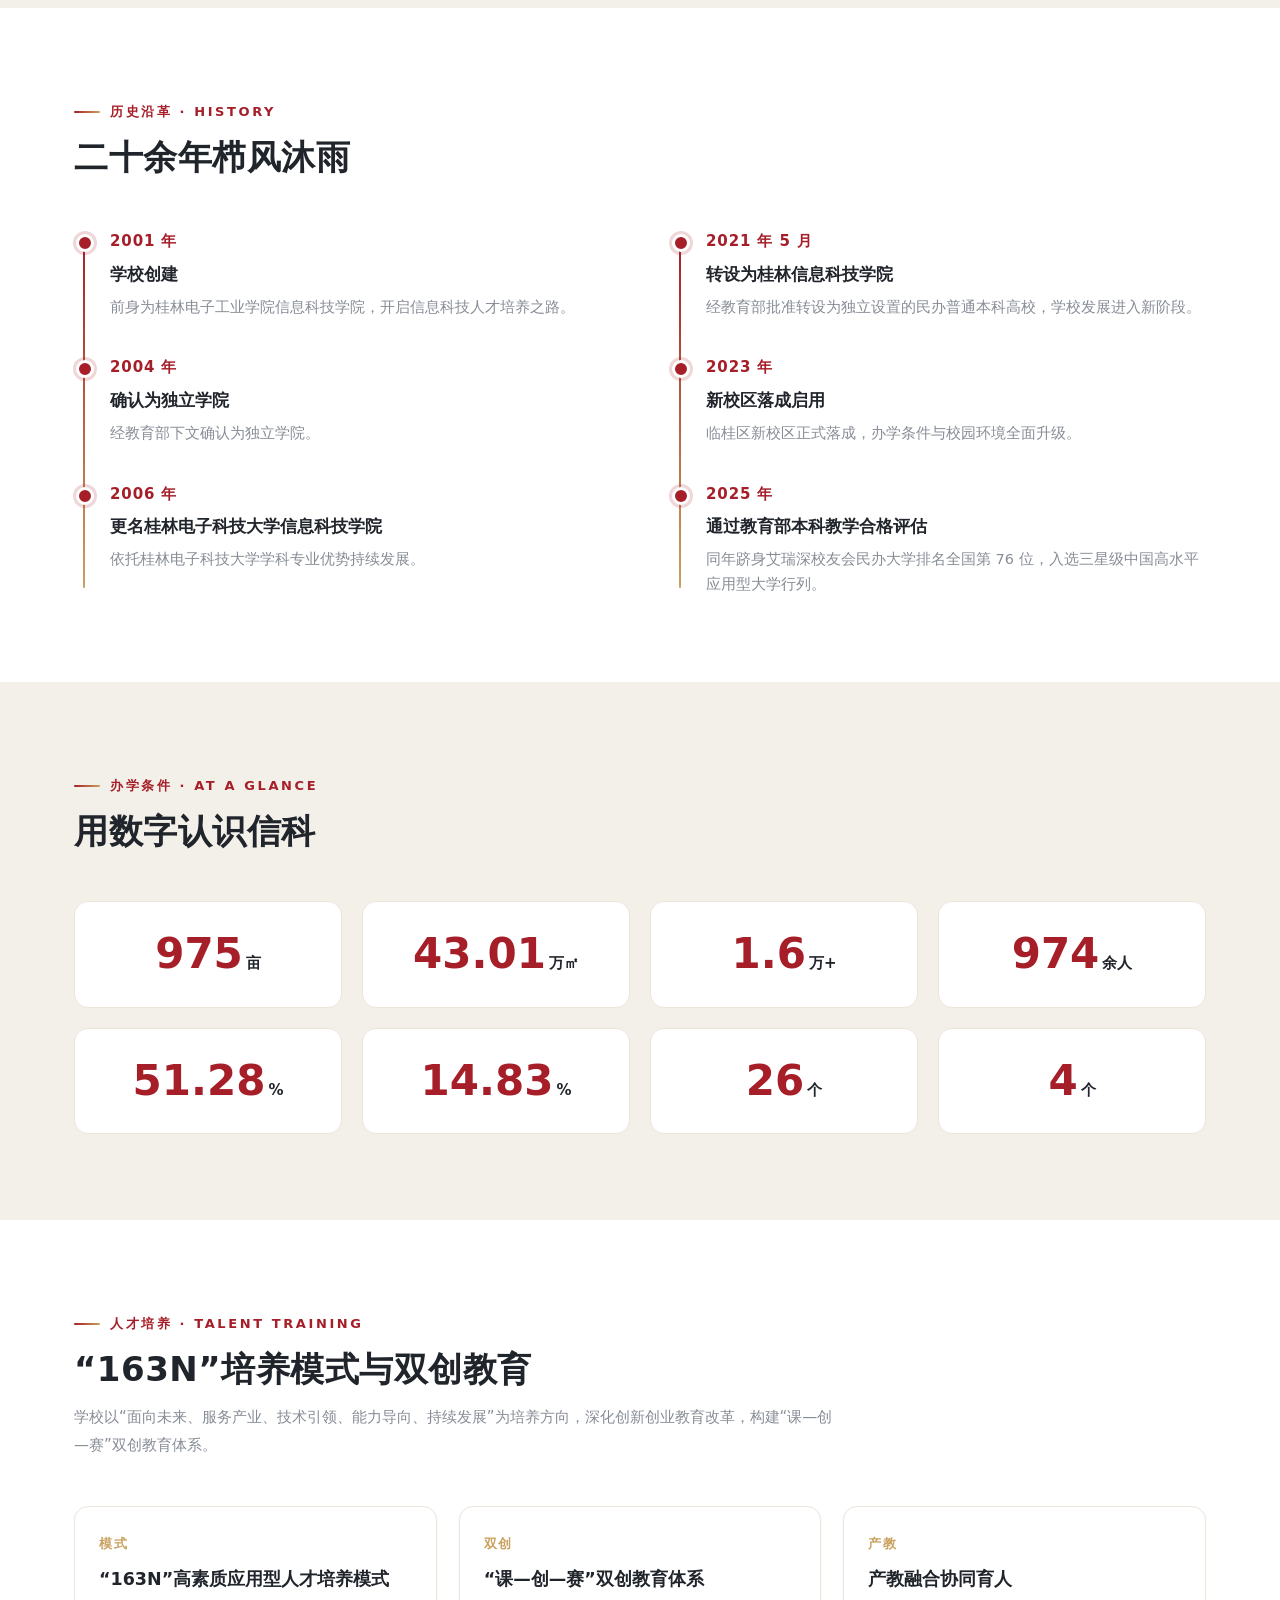
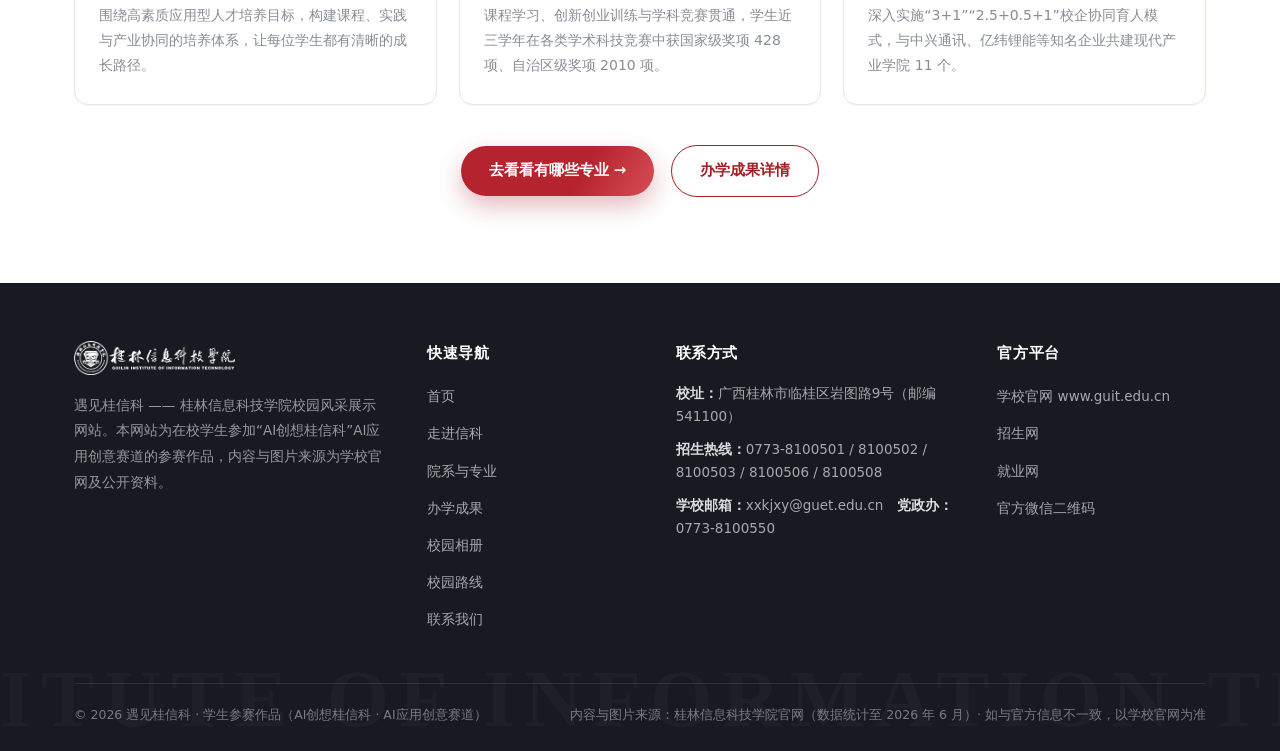
<file: about.html>
<!DOCTYPE html>
<html lang="zh-CN">
<head>
<meta charset="UTF-8">
<meta name="viewport" content="width=device-width, initial-scale=1.0">
<title>走进信科 | 遇见桂信科 · 桂林信息科技学院</title>
<meta name="description" content="走进桂林信息科技学院：学校简介、校训校史、办学条件与人才培养。校训：自强 力行 求实 创新。">
<link rel="icon" href="assets/img/favicon.png">
<link rel="stylesheet" href="assets/css/style.css">
<link rel="stylesheet" href="assets/css/polish.css">
<link rel="stylesheet" href="assets/css/assistant.css">
<link rel="stylesheet" href="assets/css/mtn-bg.css">
<link rel="stylesheet" href="assets/css/loading-intro.css">
</head>
<body class="pg-about">

<div class="ci" id="intro" role="dialog" aria-modal="true" aria-label="校园片头">
  <video class="ci-video" id="ciVideo" src="assets/video/campus-tour.mp4"
         poster="assets/img/video/campus-tour-poster.jpg" autoplay muted playsinline preload="auto"
         aria-label="遇见桂信科 · 校园巡游"></video>
  <div class="ci-scrim"></div>
  <div class="ci-brand">
    <img class="ci-logo" src="assets/img/logo-white.png" alt="桂林信息科技学院">
    <span class="ci-kicker">走进信科 · CAMPUS TOUR</span>
    <h1 class="ci-title">遇见桂信科</h1>
    <p class="ci-sub">跟着镜头，先逛一圈校园。</p>
  </div>
  <div class="ci-bar"><i id="ciBar"></i></div>
  <button type="button" class="ci-skip" id="ciSkip">跳过片头 ›</button>
</div>
<script>document.documentElement.classList.add('intro-open');</script>


<div class="topbar" id="topbar">
  <div class="container">
    <span>🎓 欢迎 2026 级新同学！从这里开始认识桂信科 —— <a href="majors.html">再看看有哪些专业 →</a></span>
    <button class="tb-close" title="关闭" aria-label="关闭">✕</button>
  </div>
</div>

<header class="site-header">
  <div class="container nav">
    <a class="brand" href="index.html"><img src="assets/img/logo-red.png" alt="桂林信息科技学院"></a>
    <nav class="nav-menu">
      <a href="index.html">首页</a>
      <a href="about.html" class="active">走进信科</a>
      <a href="majors.html">院系与专业</a>
      <a href="honors.html">办学成果</a>
      <a href="campus.html">校园相册</a>
      <a href="route.html">校园路线</a>
      <a href="services.html">校园服务</a>
      <a href="contact.html">联系我们</a>
    </nav>
    <button class="nav-burger" aria-label="菜单">☰</button>
  </div>
</header>

<section class="page-hero">
  <img src="assets/img/gate-banner.jpg" alt="桂林信息科技学院新大门">
  <div class="container">
    <h1>走进信科</h1>
    <div class="crumb"><a href="index.html">首页</a> / 走进信科</div>
    <p class="p-sub">电子信息特色鲜明的创新性应用型大学 —— 从 2001 年一路走来。</p>
  </div>
</section>

<div class="mtn-top" aria-hidden="true">
  <span class="mtn-hills"></span>
  <span class="ginkgo g-sm"></span>
  <span class="ginkgo g-lg"></span>
</div>

<!-- 学校简介 -->
<section class="section">
  <div class="container">
    <div class="sec-head">
      <span class="eyebrow">学校简介 · INTRODUCTION</span>
      <h2 class="sec-title">自强 力行 求实 创新</h2>
    </div>
    <div class="grid-2" style="grid-template-columns:1.5fr 1fr;gap:40px;align-items:start">
      <div class="about-text reveal">
        <p>桂林信息科技学院创建于 2001 年，前身为桂林电子工业学院信息科技学院，2006 年更名为桂林电子科技大学信息科技学院，2021 年 5 月经教育部批准转设为独立设置的民办普通本科高校，更名为“桂林信息科技学院”。</p>
        <p>学校坐落在山水甲天下的历史文化名城桂林市临桂区。校园占地总面积 1331 亩，校舍建筑总面积 58.72 万平方米。校园环境优美宜人，建筑文化底蕴浓厚，呈山水与人文相交融、建筑与自然相得宜、书香与智慧相结合的校园特色。校内教学楼、图书馆、学生宿舍、体育馆及食堂均配备冷暖空调，为师生员工提供了舒适的学习和生活环境。</p>
        <p>学校赓续桂林电子科技大学的学科专业优势，历经 20 余年的栉风沐雨、薪火相传，现已发展成为一所以工为主，<span class="hl">电子信息类学科专业特色突出</span>，工学、管理学、艺术学等多学科协调发展的地方性、应用型民办大学。学校秉持“以终为始、以生为本”的办学理念，立足桂林，服务广西，融入粤港澳大湾区，辐射全国，培养德智体美劳全面发展的高素质应用型人才。</p>
        <p>学校创新创业成果、人才培养案例被中国教育电视台、新华网、央广网、《中国教育报》等报道。先后获“全国品牌影响力民办高校”“自治区文明校园”及“平安校园”等称号，2025 年跻身艾瑞深校友会民办大学排名<span class="hl">全国第 76 位</span>，入选三星级中国高水平应用型大学行列。</p>
        <p>学校现有专任教师 1330 余人，自有教师中硕士及以上学历占 84.68%，具有高级专业技术职务占 24.48%。学校下设信息工程学院、电子工程学院、机电工程学院、商学院、创意设计学院、通识教育学院和马克思主义学院等 7 个二级教学单位，开办 43 个本科专业，涵盖工、管、文、理、经济、艺术、教育 7 大学科门类，全日制在校生 2.2 万余人。</p>
        <p style="color:var(--muted);font-size:13px">（以上内容整理自学校官网“学校简介”，数据统计到 2026 年 6 月。）</p>
      </div>
      <div class="reveal" data-delay="120">
        <div class="card" style="text-align:center;padding:36px 26px;background:linear-gradient(160deg,#FFFDF8,#FBEFE9)">
          <div style="font-family:var(--font-kai);font-size:30px;letter-spacing:.16em;color:var(--red);font-weight:700;line-height:1.7">自强 力行<br>求实 创新</div>
          <div style="color:var(--muted);font-size:13px;margin-top:14px;letter-spacing:.2em">— 校训 —</div>
        </div>
        <div class="card" style="margin-top:20px">
          <h3 style="margin-top:0">办学理念</h3>
          <p style="font-size:15px">以终为始 · 以生为本</p>
          <h3 style="margin-top:18px">办学定位</h3>
          <p style="font-size:15px">建设电子信息特色鲜明的高水平应用型大学</p>
          <h3 style="margin-top:18px">培养目标</h3>
          <p style="font-size:15px">培养具有家国情怀、社会责任感、创新精神与实践能力的高素质应用型人才。</p>
        </div>
        <div class="card" style="margin-top:20px;background:#2A2F38;border-color:#2A2F38">
          <p style="color:rgba(255,255,255,.75);font-size:14px;line-height:2">
            <b style="color:#fff">英文名：</b>Guilin Institute of Information Technology（GIIT）<br>
            <b style="color:#fff">校址：</b>广西桂林市临桂区岩图路 9 号<br>
            <b style="color:#fff">校训精神：</b>自强 力行 求实 创新
          </p>
        </div>
      </div>
    </div>
  </div>
</section>

<!-- 历史沿革 -->
<section class="section white">
  <div class="container">
    <div class="sec-head">
      <span class="eyebrow">历史沿革 · HISTORY</span>
      <h2 class="sec-title">二十余年栉风沐雨</h2>
    </div>
    <div class="grid-2" style="gap:60px">
      <div class="timeline">
        <div class="tl-item reveal"><span class="tl-year">2001 年</span><h3>学校创建</h3><p>前身为桂林电子工业学院信息科技学院，开启信息科技人才培养之路。</p></div>
        <div class="tl-item reveal" data-delay="60"><span class="tl-year">2004 年</span><h3>确认为独立学院</h3><p>经教育部下文确认为独立学院。</p></div>
        <div class="tl-item reveal" data-delay="120"><span class="tl-year">2006 年</span><h3>更名桂林电子科技大学信息科技学院</h3><p>依托桂林电子科技大学学科专业优势持续发展。</p></div>
      </div>
      <div class="timeline">
        <div class="tl-item reveal"><span class="tl-year">2021 年 5 月</span><h3>转设为桂林信息科技学院</h3><p>经教育部批准转设为独立设置的民办普通本科高校，学校发展进入新阶段。</p></div>
        <div class="tl-item reveal" data-delay="60"><span class="tl-year">2023 年</span><h3>新校区落成启用</h3><p>临桂区新校区正式落成，办学条件与校园环境全面升级。</p></div>
        <div class="tl-item reveal" data-delay="120"><span class="tl-year">2025 年</span><h3>通过教育部本科教学合格评估</h3><p>同年跻身艾瑞深校友会民办大学排名全国第 76 位，入选三星级中国高水平应用型大学行列。</p></div>
      </div>
    </div>
  </div>
</section>

<!-- 办学条件 -->
<section class="section">
  <div class="container">
    <div class="sec-head">
      <span class="eyebrow">办学条件 · AT A GLANCE</span>
      <h2 class="sec-title">用数字认识信科</h2>
    </div>
    <div class="grid-2x4">
      <div class="result-card reveal"><div class="num"><span class="counter" data-count="1331">0</span><span class="unit">亩</span></div><div class="lb">校园占地总面积</div></div>
      <div class="result-card reveal" data-delay="60"><div class="num"><span class="counter" data-count="58.72" data-dec="2">0</span><span class="unit">万㎡</span></div><div class="lb">校舍建筑总面积</div></div>
      <div class="result-card reveal" data-delay="120"><div class="num"><span class="counter" data-count="2.2" data-dec="1">0</span><span class="unit">万+</span></div><div class="lb">全日制在校生</div></div>
      <div class="result-card reveal" data-delay="180"><div class="num"><span class="counter" data-count="1330">0</span><span class="unit">余人</span></div><div class="lb">专任教师</div></div>
      <div class="result-card reveal"><div class="num"><span class="counter" data-count="84.68" data-dec="2">0</span><span class="unit">%</span></div><div class="lb">自有教师硕士及以上学历占比</div></div>
      <div class="result-card reveal" data-delay="60"><div class="num"><span class="counter" data-count="24.48" data-dec="2">0</span><span class="unit">%</span></div><div class="lb">高级专业技术职务占比</div></div>
      <div class="result-card reveal" data-delay="120"><div class="num"><span class="counter" data-count="43">0</span><span class="unit">个</span></div><div class="lb">本科专业</div></div>
      <div class="result-card reveal" data-delay="180"><div class="num"><span class="counter" data-count="7">0</span><span class="unit">个</span></div><div class="lb">二级教学单位</div></div>
    </div>
  </div>
</section>

<!-- 人才培养 -->
<section class="section white">
  <div class="container">
    <div class="sec-head">
      <span class="eyebrow">人才培养 · TALENT TRAINING</span>
      <h2 class="sec-title">“163N”培养模式与双创教育</h2>
      <p class="sec-sub">学校以“面向未来、服务产业、技术引领、能力导向、持续发展”为培养方向，深化创新创业教育改革，构建“课—创—赛”双创教育体系。</p>
    </div>
    <div class="grid-3">
      <div class="card reveal"><div class="no">模式</div><h3>“163N”高素质应用型人才培养模式</h3><p>围绕高素质应用型人才培养目标，构建课程、实践与产业协同的培养体系，让每位学生都有清晰的成长路径。</p></div>
      <div class="card reveal" data-delay="80"><div class="no">双创</div><h3>“课—创—赛”双创教育体系</h3><p>课程学习、创新创业训练与学科竞赛贯通，学生近三学年在各类学术科技竞赛中获国家级奖项 428 项、自治区级奖项 2010 项。</p></div>
      <div class="card reveal" data-delay="160"><div class="no">产教</div><h3>产教融合协同育人</h3><p>深入实施“3+1”“2.5+0.5+1”校企协同育人模式，与中兴通讯、亿纬锂能等知名企业共建现代产业学院 11 个。</p></div>
    </div>
    <div class="sec-more">
      <a class="btn btn-red" href="majors.html">去看看有哪些专业 →</a>
      <a class="btn btn-line" href="honors.html" style="margin-left:12px">办学成果详情</a>
    </div>
  </div>
</section>

<footer class="footer">
  <div class="container">
    <div class="f-grid">
      <div class="f-brand">
        <img src="assets/img/logo-white.png" alt="桂林信息科技学院">
        <p>遇见桂信科 —— 桂林信息科技学院校园风采展示网站。本网站为在校学生参加“AI创想桂信科”AI应用创意赛道的参赛作品，内容与图片来源为学校官网及公开资料。</p>
      </div>
      <div>
        <div class="f-title">快速导航</div>
        <ul class="f-links">
          <li><a href="index.html">首页</a></li>
          <li><a href="about.html">走进信科</a></li>
          <li><a href="majors.html">院系与专业</a></li>
          <li><a href="honors.html">办学成果</a></li>
          <li><a href="campus.html">校园相册</a></li>
          <li><a href="route.html">校园路线</a></li>
          <li><a href="contact.html">联系我们</a></li>
        </ul>
      </div>
      <div>
        <div class="f-title">联系方式</div>
        <ul class="f-contact">
          <li><b>校址：</b>广西桂林市临桂区岩图路9号（邮编 541100）</li>
          <li><b>招生热线：</b>0773-8100501 / 8100502 / 8100503 / 8100506 / 8100508</li>
          <li><b>学校邮箱：</b>xxkjxy@guet.edu.cn　<b>党政办：</b>0773-8100550</li>
        </ul>
      </div>
      <div>
        <div class="f-title">官方平台</div>
        <ul class="f-links">
          <li><a href="https://www.guit.edu.cn/" target="_blank" rel="noopener">学校官网 www.guit.edu.cn</a></li>
          <li><a href="https://www.guit.edu.cn/zs/" target="_blank" rel="noopener">招生网</a></li>
          <li><a href="https://www.guit.edu.cn/xjy/" target="_blank" rel="noopener">就业网</a></li>
          <li><a href="contact.html">官方微信二维码</a></li>
        </ul>
      </div>
    </div>
    <div class="f-bottom">
      <span>© <span class="js-year">2026</span> 遇见桂信科 · 学生参赛作品（AI创想桂信科 · AI应用创意赛道）</span>
      <span>内容与图片来源：桂林信息科技学院官网（数据统计至 2026 年 6 月）· 如与官方信息不一致，以学校官网为准</span>
    </div>
  </div>
</footer>

<button class="backtop" aria-label="返回顶部">↑</button>
<script src="assets/js/main.js"></script>
<script src="assets/js/route.js"></script>
<script src="assets/js/assistant.js"></script>
<script>
/* 片头：视频播完（或点跳过 / 按 Esc）再露出网站内容 */
(function () {
  var el = document.getElementById('intro');
  var v = document.getElementById('ciVideo');
  var bar = document.getElementById('ciBar');
  var skip = document.getElementById('ciSkip');
  if (!el) return;
  var done = false;

  function finish() {
    if (done) return;
    done = true;
    try { v && v.pause(); } catch (e) {}
    document.documentElement.classList.remove('intro-open');
    el.classList.add('is-out');
    setTimeout(function () { if (el.parentNode) el.parentNode.removeChild(el); }, 760);
  }

  if (window.matchMedia && window.matchMedia('(prefers-reduced-motion: reduce)').matches) { finish(); return; }
  if (skip) skip.addEventListener('click', finish);
  document.addEventListener('keydown', function (e) { if (e.key === 'Escape') finish(); });

  if (v) {
    v.addEventListener('timeupdate', function () {
      if (bar && v.duration) bar.style.width = Math.min(100, (v.currentTime / v.duration) * 100) + '%';
    });
    v.addEventListener('ended', function () { setTimeout(finish, 380); });
    v.addEventListener('error', function () { setTimeout(finish, 800); });
    setTimeout(finish, 42000);           /* 兜底：视频卡住也要能进站 */
    var p = v.play();
    if (p && p.catch) p.catch(function () { setTimeout(finish, 700); });
  } else { finish(); }
})();
</script>

</body>
</html>
</file>
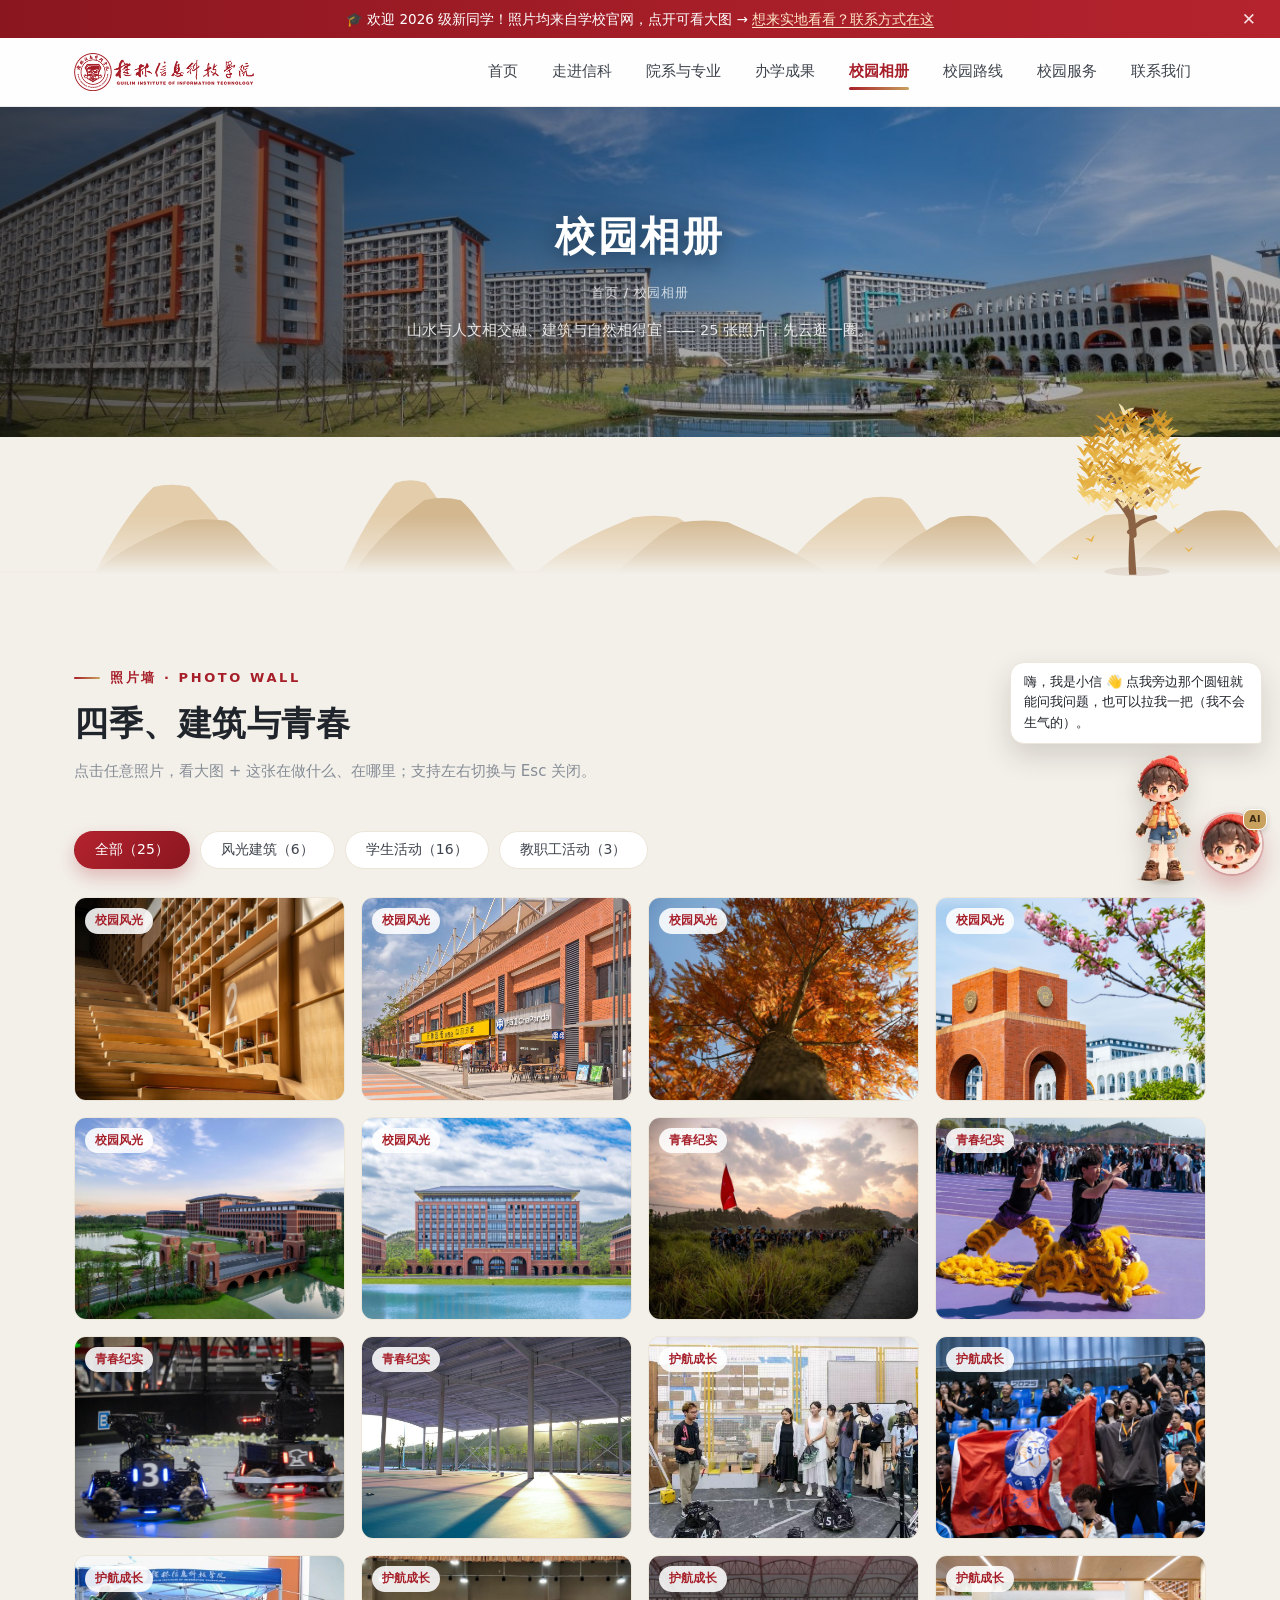
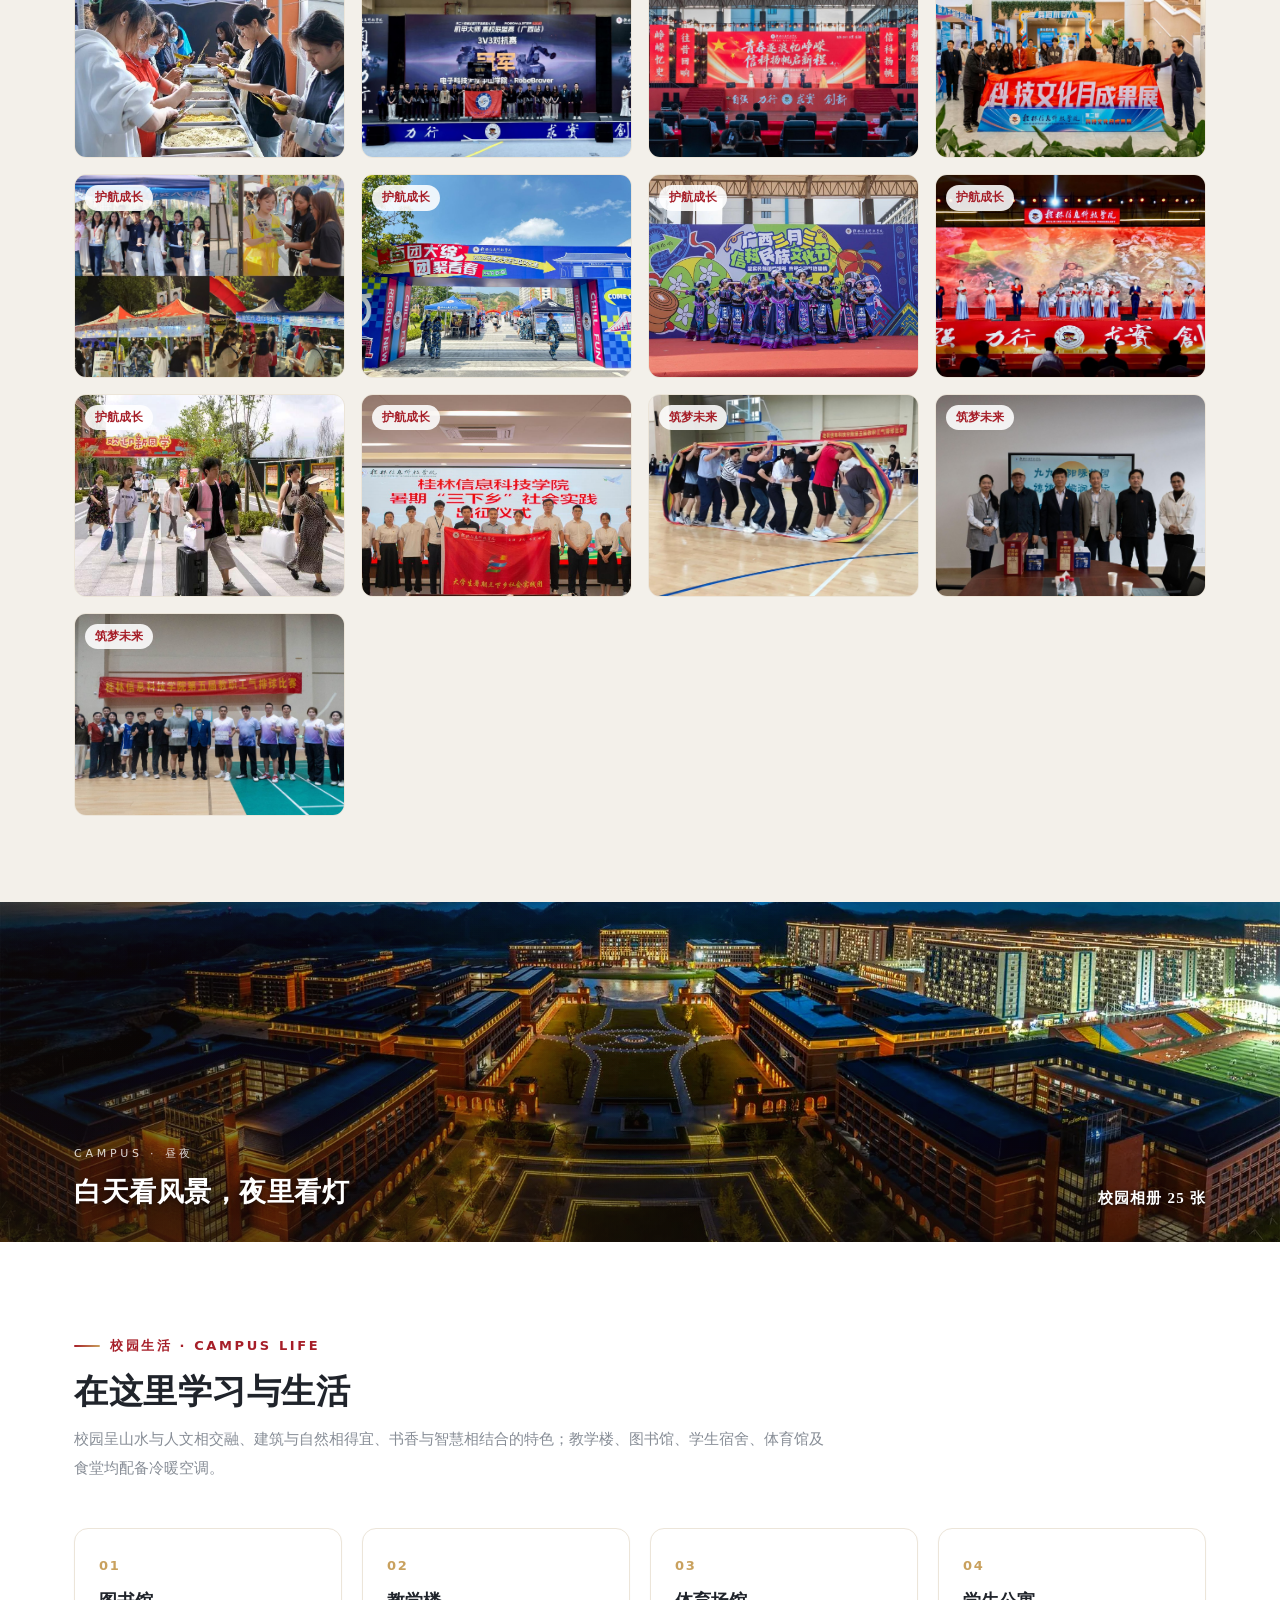
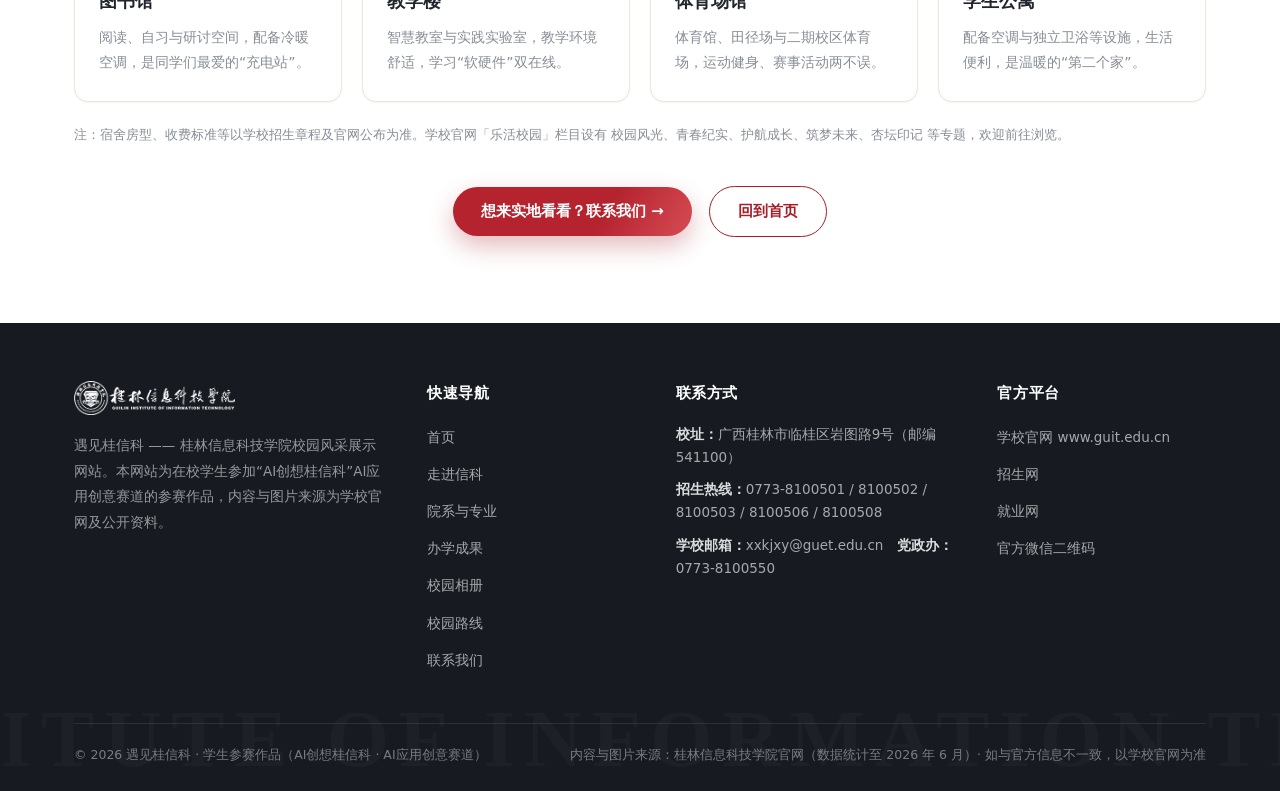
<file: campus.html>
<!DOCTYPE html>
<html lang="zh-CN">
<head>
<meta charset="UTF-8">
<meta name="viewport" content="width=device-width, initial-scale=1.0">
<title>校园相册 | 遇见桂信科 · 桂林信息科技学院</title>
<meta name="description" content="桂林信息科技学院校园相册：校园风光六个主题、学生活动与教职工活动，25张校园照片带你逛遍桂信科。">
<link rel="icon" href="assets/img/favicon.png">
<link rel="stylesheet" href="assets/css/style.css">
<link rel="stylesheet" href="assets/css/polish.css">
<link rel="stylesheet" href="assets/css/assistant.css">
<link rel="stylesheet" href="assets/css/mtn-bg.css">
<link rel="stylesheet" href="assets/css/lightbox-info.css">
</head>
<body class="pg-campus">

<div class="topbar" id="topbar">
  <div class="container">
    <span>🎓 欢迎 2026 级新同学！照片均来自学校官网，点开可看大图 → <a href="contact.html">想来实地看看？联系方式在这</a></span>
    <button class="tb-close" title="关闭" aria-label="关闭">✕</button>
  </div>
</div>

<header class="site-header">
  <div class="container nav">
    <a class="brand" href="index.html"><img src="assets/img/logo-red.png" alt="桂林信息科技学院"></a>
    <nav class="nav-menu">
      <a href="index.html">首页</a>
      <a href="about.html">走进信科</a>
      <a href="majors.html">院系与专业</a>
      <a href="honors.html">办学成果</a>
      <a href="campus.html" class="active">校园相册</a>
      <a href="route.html">校园路线</a>
      <a href="services.html">校园服务</a>
      <a href="contact.html">联系我们</a>
    </nav>
    <button class="nav-burger" aria-label="菜单">☰</button>
  </div>
</header>

<section class="page-hero">
  <img src="assets/img/fg-banner.jpg" alt="桂林信息科技学院校园">
  <div class="container">
    <h1>校园相册</h1>
    <div class="crumb"><a href="index.html">首页</a> / 校园相册</div>
    <p class="p-sub">山水与人文相交融、建筑与自然相得宜 —— 25 张照片，先云逛一圈。</p>
  </div>
</section>

<div class="mtn-top" aria-hidden="true">
  <span class="mtn-hills"></span>
  <span class="ginkgo g-sm"></span>
  <span class="ginkgo g-lg"></span>
</div>

<!-- 相册 -->
<section class="section">
  <div class="container">
    <div class="sec-head">
      <span class="eyebrow">照片墙 · PHOTO WALL</span>
      <h2 class="sec-title">四季、建筑与青春</h2>
      <p class="sec-sub">点击任意照片，看大图 + 这张在做什么、在哪里；支持左右切换与 Esc 关闭。</p>
    </div>
    <div class="g-filter">
      <button type="button" class="active" data-cat="all">全部（25）</button>
      <button type="button" data-cat="风光建筑">风光建筑（6）</button>
      <button type="button" data-cat="学生活动">学生活动（16）</button>
      <button type="button" data-cat="教职工活动">教职工活动（3）</button>
    </div>
    <div class="g-grid">
      <figure data-cat="光影校园" data-title="图书馆的木质阶梯" data-desc="午后光从高窗斜切进来，落在木质阶梯和书架上——这是图书馆里最安静的一角，也是很多人自习时挑的座位。" data-place="图书馆中庭阶梯" class="g-item reveal" data-cat="风光建筑"><span class="g-cat">校园风光</span><img src="assets/img/gallery/fg-1.jpg" alt="光影校园" loading="lazy"><figcaption class="g-cap">光影校园</figcaption></figure>
      <figure data-cat="校园风光" data-title="校园烟火" data-desc="商业街一带的红砖楼与店铺，茶百道、超市、打印店都在这条街上；课间十分钟，这里人最多。" data-place="校园商业街" class="g-item reveal" data-cat="风光建筑"><span class="g-cat">校园风光</span><img src="assets/img/gallery/fg-2.jpg" alt="校园烟火——红砖建筑与人气广场" loading="lazy"><figcaption class="g-cap">校园烟火</figcaption></figure>
      <figure data-cat="校园风光" data-title="四时景致 · 金秋银杏" data-desc="校园里的一棵银杏，到了十一月整棵树变金，是每年秋天最出片的角落。" data-place="校园主路旁" class="g-item reveal" data-cat="风光建筑"><span class="g-cat">校园风光</span><img src="assets/img/gallery/fg-3.jpg" alt="四时景致——金秋银杏" loading="lazy"><figcaption class="g-cap">四时景致 · 金秋银杏</figcaption></figure>
      <figure data-cat="校园风光" data-title="绿意校园 · 钟楼与春花" data-desc="红砖钟楼被春天的花枝框住。钟楼是校园里最好认的地标，也是新生拍照的第一站。" data-place="钟楼广场" class="g-item reveal" data-cat="风光建筑"><span class="g-cat">校园风光</span><img src="assets/img/gallery/fg-4.jpg" alt="绿意校园——钟楼与春花" loading="lazy"><figcaption class="g-cap">绿意校园 · 钟楼与春花</figcaption></figure>
      <figure data-cat="校园风光" data-title="云端瞰校" data-desc="航拍视角的临桂校区：红砖楼群、镜湖、红色拱桥和远处的山连成一片，1331 亩的样子一眼看完。" data-place="临桂校区全景" class="g-item reveal" data-cat="风光建筑"><span class="g-cat">校园风光</span><img src="assets/img/gallery/fg-5.jpg" alt="云端瞰校——校园航拍" loading="lazy"><figcaption class="g-cap">云端瞰校</figcaption></figure>
      <figure data-cat="校园风光" data-title="校园建筑" data-desc="教学楼与其前的一片水面，倒影把楼和云连在一起；傍晚风小的时候最清楚。" data-place="教学楼前水面" class="g-item reveal" data-cat="风光建筑"><span class="g-cat">校园风光</span><img src="assets/img/gallery/fg-6.jpg" alt="校园建筑——教学楼与镜湖" loading="lazy"><figcaption class="g-cap">校园建筑</figcaption></figure>

      <figure data-cat="青春纪实" data-title="戎色韶华" data-desc="军训拉练，队伍沿着校外道路行进，红旗走在最前面。这是新生入学的第一堂课。" data-place="校园外环道路" class="g-item reveal" data-cat="学生活动"><span class="g-cat">青春纪实</span><img src="assets/img/gallery/qc-1.jpg" alt="戎色韶华——军训季的我们" loading="lazy"><figcaption class="g-cap">戎色韶华</figcaption></figure>
      <figure data-cat="青春纪实" data-title="艺彩纷呈" data-desc="舞狮队在场地中央表演，周围同学举着手机围了一圈。校庆、运动会开幕式常见的开场节目。" data-place="操场前广场" class="g-item reveal" data-cat="学生活动"><span class="g-cat">青春纪实</span><img src="assets/img/gallery/qc-2.jpg" alt="艺彩纷呈——校园舞台瞬间" loading="lazy"><figcaption class="g-cap">艺彩纷呈</figcaption></figure>
      <figure data-cat="青春纪实" data-title="群英荟萃" data-desc="机甲大师赛场上，两支队伍的车正在对射，地上散落着打出去的弹丸。这些车都是校队自己设计、自己装配的。" data-place="体育馆 · 机甲大师赛场" class="g-item reveal" data-cat="学生活动"><span class="g-cat">青春纪实</span><img src="assets/img/gallery/qc-3.jpg" alt="群英荟萃——社团活动集锦" loading="lazy"><figcaption class="g-cap">群英荟萃</figcaption></figure>
      <figure data-cat="青春纪实" data-title="风耀绿茵" data-desc="体育馆里的篮球场，天窗的光落在地板上。比赛开始前的那几分钟，场馆最安静。" data-place="体育馆" class="g-item reveal" data-cat="学生活动"><span class="g-cat">青春纪实</span><img src="assets/img/gallery/qc-4.jpg" alt="风耀绿茵——绿茵场上的青春" loading="lazy"><figcaption class="g-cap">风耀绿茵</figcaption></figure>

      <figure data-cat="护航成长" data-title="赛场边的讲解" data-desc="机器人队的同学在赛场边讲解战车结构：底盘、云台、发射机构一件件指过去，来看比赛的同学围成一圈听。" data-place="机甲大师赛场（体育馆）" class="g-item reveal" data-cat="学生活动"><span class="g-cat">护航成长</span><img src="assets/img/gallery/hc-1.jpg" alt="迎新季——来到信科，很Nice" loading="lazy"><figcaption class="g-cap">来到信科，很 Nice</figcaption></figure>
      <figure data-cat="护航成长" data-title="机甲大师高校联盟赛 · 广西站" data-desc="看台上的同学举着队旗为校队呐喊。这场比赛由学校承办，主场作战。" data-place="体育馆看台" class="g-item reveal" data-cat="学生活动"><span class="g-cat">护航成长</span><img src="assets/img/gallery/hc-2.jpg" alt="机甲大师高校联盟赛·广西站小组赛" loading="lazy"><figcaption class="g-cap">机甲大师高校联盟赛·广西站</figcaption></figure>
      <figure data-cat="护航成长" data-title="浓情端午 · 民俗活动" data-desc="端午民俗体验：学生围在长桌前包粽子、做香囊，后勤的阿姨在一旁教。" data-place="学生活动广场" class="g-item reveal" data-cat="学生活动"><span class="g-cat">护航成长</span><img src="assets/img/gallery/hc-3.jpg" alt="浓情端午，共赴“粽”情之约——端午民俗活动" loading="lazy"><figcaption class="g-cap">浓情端午 · 民俗活动</figcaption></figure>
      <figure data-cat="护航成长" data-title="RoboMaster 机器人大赛" data-desc="「机甲大师高校联盟赛（广西站）3V3 对抗赛」颁奖现场：参赛队举着队旗上台领奖，大屏打出“冠军”。" data-place="体育馆 · 赛场主舞台" class="g-item reveal" data-cat="学生活动"><span class="g-cat">护航成长</span><img src="assets/img/gallery/hc-4.jpg" alt="RoboMaster 全国大学生机器人大赛" loading="lazy"><figcaption class="g-cap">RoboMaster 机器人大赛</figcaption></figure>
      <figure data-cat="护航成长" data-title="新生红歌比赛" data-desc="「青春逐浪忆峥嵘」合唱比赛，新生班级轮番上台，台下坐满了人。" data-place="报告厅" class="g-item reveal" data-cat="学生活动"><span class="g-cat">护航成长</span><img src="assets/img/gallery/hc-5.jpg" alt="新生红歌比赛——青春逐浪忆峥嵘" loading="lazy"><figcaption class="g-cap">新生红歌比赛</figcaption></figure>
      <figure data-cat="护航成长" data-title="科技文化月成果展" data-desc="科技文化月成果展：各学院把这一年做的项目、作品摆进展厅，学生现场演示。" data-place="展厅（体育馆一层）" class="g-item reveal" data-cat="学生活动"><span class="g-cat">护航成长</span><img src="assets/img/gallery/hc-6.jpg" alt="科技文化月成果展" loading="lazy"><figcaption class="g-cap">科技文化月成果展</figcaption></figure>
      <figure data-cat="护航成长" data-title="大学生社团文化节" data-desc="社团纳新一条街，蓝色帐篷一字排开，从学术科技到文艺体育都能找到。" data-place="校园主干道" class="g-item reveal" data-cat="学生活动"><span class="g-cat">护航成长</span><img src="assets/img/gallery/hc-7.jpg" alt="大学生社团文化节" loading="lazy"><figcaption class="g-cap">大学生社团文化节</figcaption></figure>
      <figure data-cat="护航成长" data-title="百团大「绽」" data-desc="「百团大绽」拱门下，几十个社团摆摊招新，整条路被新生挤满。" data-place="校园主干道" class="g-item reveal" data-cat="学生活动"><span class="g-cat">护航成长</span><img src="assets/img/gallery/hc-8.jpg" alt="社团文化展——百团大“绽”" loading="lazy"><figcaption class="g-cap">百团大“绽”</figcaption></figure>
      <figure data-cat="护航成长" data-title="广西三月三 · 信科民族文化节" data-desc="「广西三月三 · 信科民族文化节」，穿民族服饰的同学在台上表演、合影；台下还有竹竿舞、山歌和民俗体验摊。" data-place="校园舞台（田径场旁）" class="g-item reveal" data-cat="学生活动"><span class="g-cat">护航成长</span><img src="assets/img/gallery/hc-9.jpg" alt="潮玩三月三·青春壮乡行——民俗文化活动" loading="lazy"><figcaption class="g-cap">潮玩三月三 · 青春壮乡行</figcaption></figure>
      <figure data-cat="护航成长" data-title="诗词朗诵与舞蹈大赛" data-desc="毛泽东诗词朗诵表演比赛暨校园舞蹈大赛，舞台大屏打出主题，节目一个接一个。" data-place="报告厅" class="g-item reveal" data-cat="学生活动"><span class="g-cat">护航成长</span><img src="assets/img/gallery/hc-10.jpg" alt="毛泽东诗词朗诵表演比赛暨校园舞蹈大赛" loading="lazy"><figcaption class="g-cap">诗词朗诵与舞蹈大赛</figcaption></figure>
      <figure data-cat="护航成长" data-title="新生报到现场" data-desc="新生拖着行李箱穿过「新生报到」拱门，家长在门口合影；这一天校园里全是新面孔。" data-place="校门迎新通道" class="g-item reveal" data-cat="学生活动"><span class="g-cat">护航成长</span><img src="assets/img/gallery/hc-11.jpg" alt="新生报到现场——欢迎新同学" loading="lazy"><figcaption class="g-cap">新生报到现场</figcaption></figure>
      <figure data-cat="护航成长" data-title="「三下乡」出征仪式" data-desc="暑期「三下乡」社会实践出征仪式，队伍接过队旗准备出发，去县乡做支教和调研。" data-place="报告厅" class="g-item reveal" data-cat="学生活动"><span class="g-cat">护航成长</span><img src="assets/img/gallery/hc-12.jpg" alt="暑期“三下乡”社会实践出征仪式" loading="lazy"><figcaption class="g-cap">“三下乡”出征仪式</figcaption></figure>

      <figure data-cat="筑梦未来" data-title="气排球赛的趣味环节" data-desc="教职工气排球比赛间隙的趣味互动：一圈人顶着彩虹伞同步转圈，笑场比比赛还热闹（背景横幅写着“第五届教职工气排球比赛”）。" data-place="体育馆" class="g-item reveal" data-cat="教职工活动"><span class="g-cat">筑梦未来</span><img src="assets/img/gallery/zj-1.jpg" alt="校运会教职工趣味竞赛" loading="lazy"><figcaption class="g-cap">校运会趣味竞赛</figcaption></figure>
      <figure data-cat="筑梦未来" data-title="重阳慰问银龄教师" data-desc="重阳节座谈，学校把退休的老教师请回来，聊聊学校这些年的变化。" data-place="行政楼会议室" class="g-item reveal" data-cat="教职工活动"><span class="g-cat">筑梦未来</span><img src="assets/img/gallery/zj-2.jpg" alt="重阳时节——走访慰问银龄教师" loading="lazy"><figcaption class="g-cap">重阳慰问银龄教师</figcaption></figure>
      <figure data-cat="筑梦未来" data-title="教职工气排球比赛" data-desc="教职工气排球赛结束，两队在场地上合影；这类比赛每学期都有。" data-place="体育馆" class="g-item reveal" data-cat="教职工活动"><span class="g-cat">筑梦未来</span><img src="assets/img/gallery/zj-3.jpg" alt="教职工气排球比赛" loading="lazy"><figcaption class="g-cap">教职工气排球比赛</figcaption></figure>
    </div>
  </div>
</section>
<section class="pg-band b-campus" aria-label="白天看风景，夜里看灯">
  <div class="pg-in">
    <div class="container">
      <div><div class="pg-kicker">CAMPUS · 昼夜</div><h2 class="pg-title">白天看风景，夜里看灯</h2></div>
      <div class="pg-note"><b>校园相册 25 张</b></div>
    </div>
  </div>
</section>


<!-- 校园设施 -->
<section class="section white">
  <div class="container">
    <div class="sec-head">
      <span class="eyebrow">校园生活 · CAMPUS LIFE</span>
      <h2 class="sec-title">在这里学习与生活</h2>
      <p class="sec-sub">校园呈山水与人文相交融、建筑与自然相得宜、书香与智慧相结合的特色；教学楼、图书馆、学生宿舍、体育馆及食堂均配备冷暖空调。</p>
    </div>
    <div class="grid-4">
      <div class="card reveal"><div class="no">01</div><h3>图书馆</h3><p>阅读、自习与研讨空间，配备冷暖空调，是同学们最爱的“充电站”。</p></div>
      <div class="card reveal" data-delay="60"><div class="no">02</div><h3>教学楼</h3><p>智慧教室与实践实验室，教学环境舒适，学习“软硬件”双在线。</p></div>
      <div class="card reveal" data-delay="120"><div class="no">03</div><h3>体育场馆</h3><p>体育馆、田径场与二期校区体育场，运动健身、赛事活动两不误。</p></div>
      <div class="card reveal" data-delay="180"><div class="no">04</div><h3>学生公寓</h3><p>配备空调与独立卫浴等设施，生活便利，是温暖的“第二个家”。</p></div>
    </div>
    <div class="news-note" style="margin-top:22px">注：宿舍房型、收费标准等以学校招生章程及官网公布为准。学校官网「乐活校园」栏目设有 校园风光、青春纪实、护航成长、筑梦未来、杏坛印记 等专题，欢迎前往浏览。</div>
    <div class="sec-more">
      <a class="btn btn-red" href="contact.html">想来实地看看？联系我们 →</a>
      <a class="btn btn-line" href="index.html" style="margin-left:12px">回到首页</a>
    </div>
  </div>
</section>

<!-- 灯箱 -->
<div class="lb" id="lightbox">
  <button class="lb-close" aria-label="关闭">✕</button>
  <button class="lb-nav lb-prev" aria-label="上一张">‹</button>
  <img alt="">
  <div class="lb-cap"></div>
  <div class="lb-count"></div>
  <button class="lb-nav lb-next" aria-label="下一张">›</button>
</div>

<footer class="footer">
  <div class="container">
    <div class="f-grid">
      <div class="f-brand">
        <img src="assets/img/logo-white.png" alt="桂林信息科技学院">
        <p>遇见桂信科 —— 桂林信息科技学院校园风采展示网站。本网站为在校学生参加“AI创想桂信科”AI应用创意赛道的参赛作品，内容与图片来源为学校官网及公开资料。</p>
      </div>
      <div>
        <div class="f-title">快速导航</div>
        <ul class="f-links">
          <li><a href="index.html">首页</a></li>
          <li><a href="about.html">走进信科</a></li>
          <li><a href="majors.html">院系与专业</a></li>
          <li><a href="honors.html">办学成果</a></li>
          <li><a href="campus.html">校园相册</a></li>
          <li><a href="route.html">校园路线</a></li>
          <li><a href="contact.html">联系我们</a></li>
        </ul>
      </div>
      <div>
        <div class="f-title">联系方式</div>
        <ul class="f-contact">
          <li><b>校址：</b>广西桂林市临桂区岩图路9号（邮编 541100）</li>
          <li><b>招生热线：</b>0773-8100501 / 8100502 / 8100503 / 8100506 / 8100508</li>
          <li><b>学校邮箱：</b>xxkjxy@guet.edu.cn　<b>党政办：</b>0773-8100550</li>
        </ul>
      </div>
      <div>
        <div class="f-title">官方平台</div>
        <ul class="f-links">
          <li><a href="https://www.guit.edu.cn/" target="_blank" rel="noopener">学校官网 www.guit.edu.cn</a></li>
          <li><a href="https://www.guit.edu.cn/zs/" target="_blank" rel="noopener">招生网</a></li>
          <li><a href="https://www.guit.edu.cn/xjy/" target="_blank" rel="noopener">就业网</a></li>
          <li><a href="contact.html">官方微信二维码</a></li>
        </ul>
      </div>
    </div>
    <div class="f-bottom">
      <span>© <span class="js-year">2026</span> 遇见桂信科 · 学生参赛作品（AI创想桂信科 · AI应用创意赛道）</span>
      <span>内容与图片来源：桂林信息科技学院官网（数据统计至 2026 年 6 月）· 如与官方信息不一致，以学校官网为准</span>
    </div>
  </div>
</footer>

<button class="backtop" aria-label="返回顶部">↑</button>
<script src="assets/js/main.js"></script>
<script src="assets/js/route.js"></script>
<script src="assets/js/assistant.js"></script>
</body>
</html>
</file>
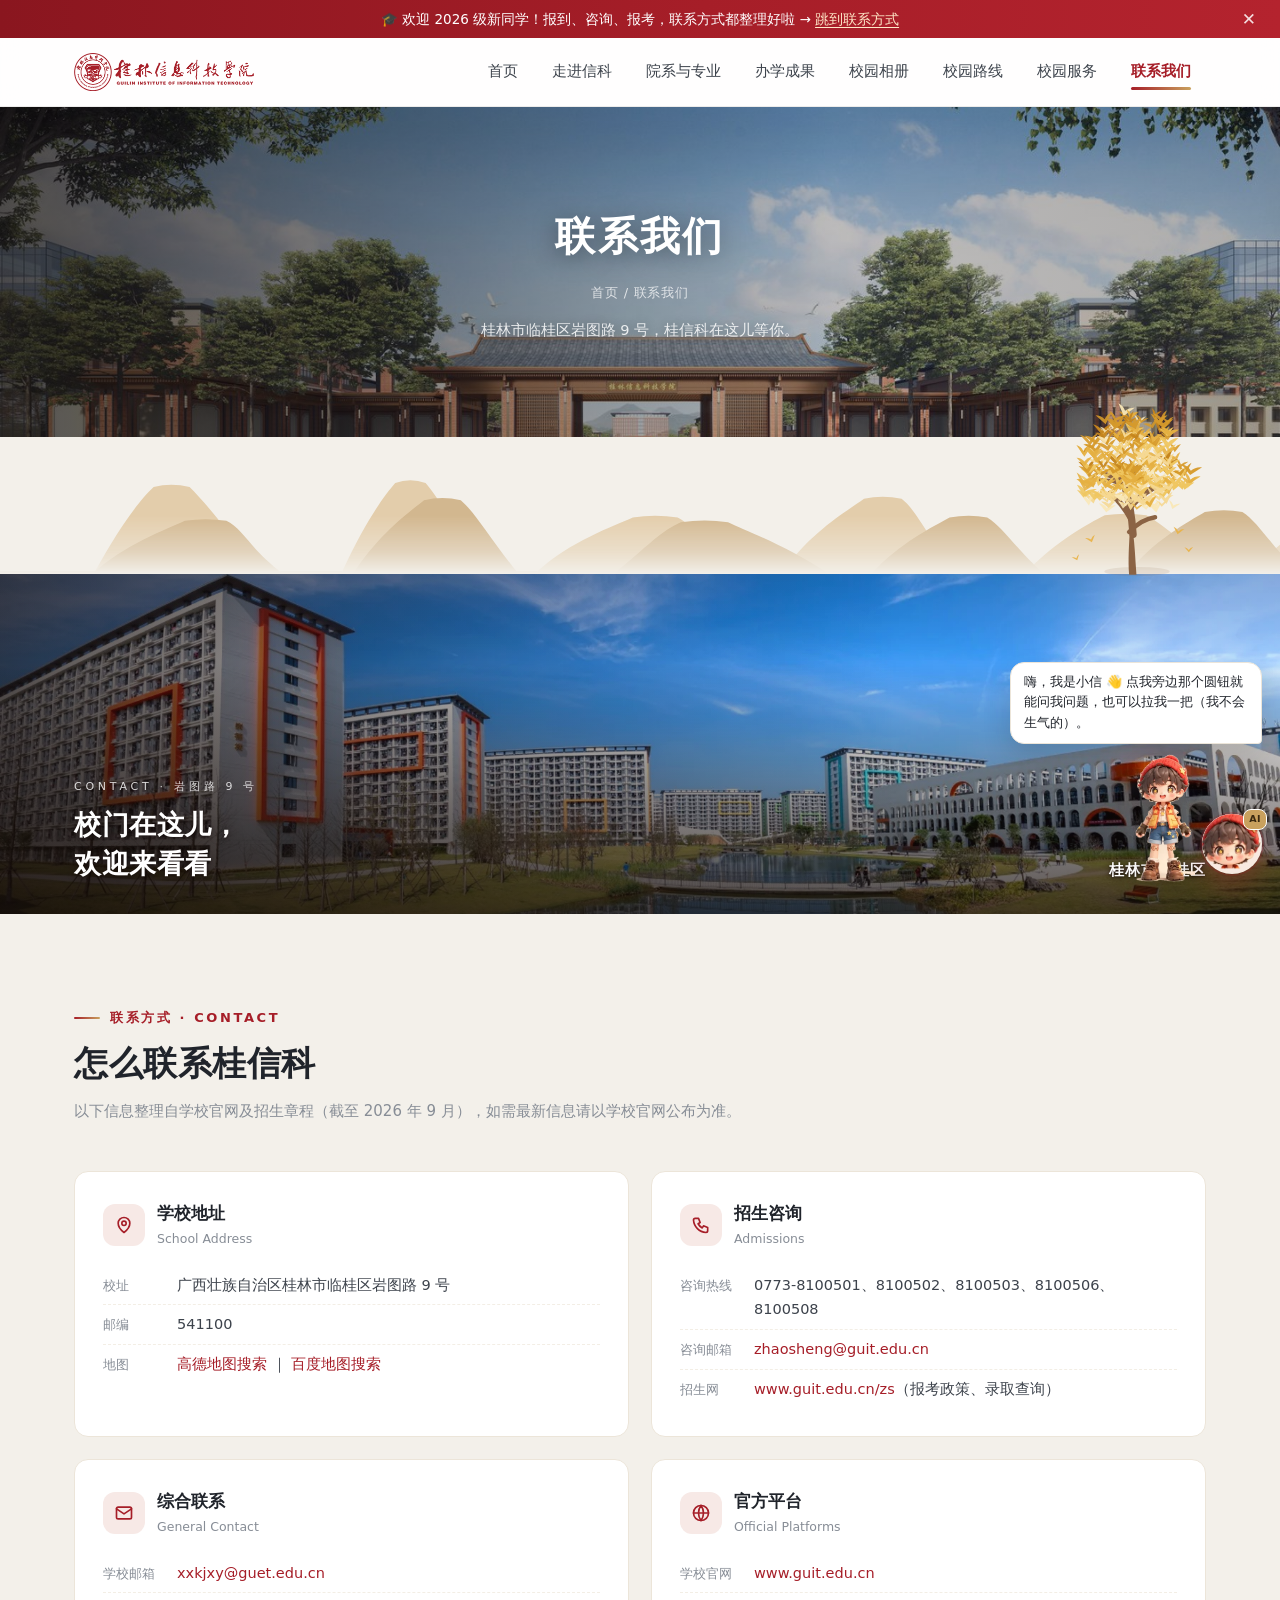
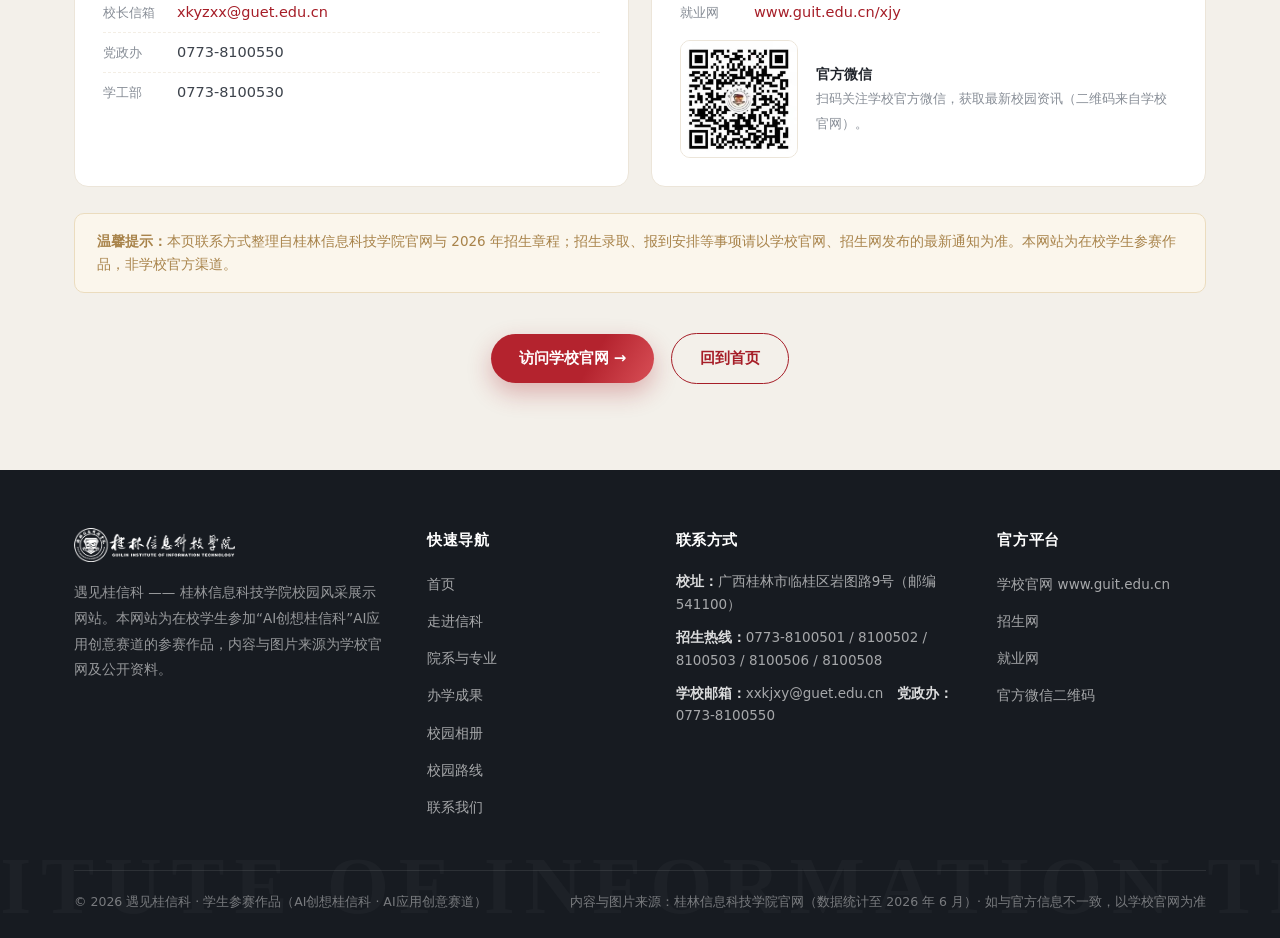
<file: contact.html>
<!DOCTYPE html>
<html lang="zh-CN">
<head>
<meta charset="UTF-8">
<meta name="viewport" content="width=device-width, initial-scale=1.0">
<title>联系我们 | 遇见桂信科 · 桂林信息科技学院</title>
<meta name="description" content="桂林信息科技学院联系方式：校址、招生热线、学校邮箱、校长信箱、党政办与官方平台入口。">
<link rel="icon" href="assets/img/favicon.png">
<link rel="stylesheet" href="assets/css/style.css">
<link rel="stylesheet" href="assets/css/polish.css">
<link rel="stylesheet" href="assets/css/assistant.css">
<link rel="stylesheet" href="assets/css/mtn-bg.css">
</head>
<body class="pg-contact">

<div class="topbar" id="topbar">
  <div class="container">
    <span>🎓 欢迎 2026 级新同学！报到、咨询、报考，联系方式都整理好啦 → <a href="#contact">跳到联系方式</a></span>
    <button class="tb-close" title="关闭" aria-label="关闭">✕</button>
  </div>
</div>

<header class="site-header">
  <div class="container nav">
    <a class="brand" href="index.html"><img src="assets/img/logo-red.png" alt="桂林信息科技学院"></a>
    <nav class="nav-menu">
      <a href="index.html">首页</a>
      <a href="about.html">走进信科</a>
      <a href="majors.html">院系与专业</a>
      <a href="honors.html">办学成果</a>
      <a href="campus.html">校园相册</a>
      <a href="route.html">校园路线</a>
      <a href="services.html">校园服务</a>
      <a href="contact.html" class="active">联系我们</a>
    </nav>
    <button class="nav-burger" aria-label="菜单">☰</button>
  </div>
</header>

<section class="page-hero">
  <img src="assets/img/hero-gate-1440.jpg" alt="桂林信息科技学院新大门">
  <div class="container">
    <h1>联系我们</h1>
    <div class="crumb"><a href="index.html">首页</a> / 联系我们</div>
    <p class="p-sub">桂林市临桂区岩图路 9 号，桂信科在这儿等你。</p>
  </div>
</section>

<div class="mtn-top" aria-hidden="true">
  <span class="mtn-hills"></span>
  <span class="ginkgo g-sm"></span>
  <span class="ginkgo g-lg"></span>
</div>

<section class="pg-band bright b-contact" aria-label="校门在这儿，欢迎来看看">
  <div class="pg-in">
    <div class="container">
      <div><div class="pg-kicker">CONTACT · 岩图路 9 号</div><h2 class="pg-title">校门在这儿，<br>欢迎来看看</h2></div>
      <div class="pg-note"><b>桂林市临桂区</b></div>
    </div>
  </div>
</section>

<!-- 联系方式 -->
<section class="section" id="contact">
  <div class="container">
    <div class="sec-head">
      <span class="eyebrow">联系方式 · CONTACT</span>
      <h2 class="sec-title">怎么联系桂信科</h2>
      <p class="sec-sub">以下信息整理自学校官网及招生章程（截至 2026 年 9 月），如需最新信息请以学校官网公布为准。</p>
    </div>
    <div class="contact-grid">

      <div class="contact-card reveal">
        <div class="cc-head">
          <span class="cc-ico"><svg viewBox="0 0 24 24" fill="none" stroke="currentColor" stroke-width="2" stroke-linecap="round" stroke-linejoin="round"><path d="M12 21s-7-5.1-7-11a7 7 0 1 1 14 0c0 5.9-7 11-7 11z"/><circle cx="12" cy="10" r="2.6"/></svg></span>
          <div><h3>学校地址</h3><div class="cc-sub">School Address</div></div>
        </div>
        <ul>
          <li><span class="k">校址</span><span>广西壮族自治区桂林市临桂区岩图路 9 号</span></li>
          <li><span class="k">邮编</span><span>541100</span></li>
          <li><span class="k">地图</span><span><a href="https://www.amap.com/search?query=%E6%A1%82%E6%9E%97%E4%BF%A1%E6%81%AF%E7%A7%91%E6%8A%80%E5%AD%A6%E9%99%A2" target="_blank" rel="noopener">高德地图搜索</a> ｜ <a href="https://map.baidu.com/search?query=%E6%A1%82%E6%9E%97%E4%BF%A1%E6%81%AF%E7%A7%91%E6%8A%80%E5%AD%A6%E9%99%A2" target="_blank" rel="noopener">百度地图搜索</a></span></li>
        </ul>
      </div>

      <div class="contact-card reveal" data-delay="80">
        <div class="cc-head">
          <span class="cc-ico"><svg viewBox="0 0 24 24" fill="none" stroke="currentColor" stroke-width="2" stroke-linecap="round" stroke-linejoin="round"><path d="M5 4h4l2 5-2.5 1.5a12 12 0 0 0 5 5L15 13l5 2v4a2 2 0 0 1-2 2A16 16 0 0 1 3 6a2 2 0 0 1 2-2z"/></svg></span>
          <div><h3>招生咨询</h3><div class="cc-sub">Admissions</div></div>
        </div>
        <ul>
          <li><span class="k">咨询热线</span><span>0773-8100501、8100502、8100503、8100506、8100508</span></li>
          <li><span class="k">咨询邮箱</span><span><a href="mailto:zhaosheng@guit.edu.cn">zhaosheng@guit.edu.cn</a></span></li>
          <li><span class="k">招生网</span><span><a href="https://www.guit.edu.cn/zs/" target="_blank" rel="noopener">www.guit.edu.cn/zs</a>（报考政策、录取查询）</span></li>
        </ul>
      </div>

      <div class="contact-card reveal" data-delay="120">
        <div class="cc-head">
          <span class="cc-ico"><svg viewBox="0 0 24 24" fill="none" stroke="currentColor" stroke-width="2" stroke-linecap="round" stroke-linejoin="round"><rect x="3" y="5" width="18" height="14" rx="2"/><path d="m3 7 9 6 9-6"/></svg></span>
          <div><h3>综合联系</h3><div class="cc-sub">General Contact</div></div>
        </div>
        <ul>
          <li><span class="k">学校邮箱</span><span><a href="mailto:xxkjxy@guet.edu.cn">xxkjxy@guet.edu.cn</a></span></li>
          <li><span class="k">校长信箱</span><span><a href="mailto:xkyzxx@guet.edu.cn">xkyzxx@guet.edu.cn</a></span></li>
          <li><span class="k">党政办</span><span>0773-8100550</span></li>
          <li><span class="k">学工部</span><span>0773-8100530</span></li>
        </ul>
      </div>

      <div class="contact-card reveal" data-delay="160">
        <div class="cc-head">
          <span class="cc-ico"><svg viewBox="0 0 24 24" fill="none" stroke="currentColor" stroke-width="2" stroke-linecap="round" stroke-linejoin="round"><circle cx="12" cy="12" r="9"/><path d="M3 12h18M12 3a15 15 0 0 1 0 18M12 3a15 15 0 0 0 0 18"/></svg></span>
          <div><h3>官方平台</h3><div class="cc-sub">Official Platforms</div></div>
        </div>
        <ul>
          <li><span class="k">学校官网</span><span><a href="https://www.guit.edu.cn/" target="_blank" rel="noopener">www.guit.edu.cn</a></span></li>
          <li><span class="k">就业网</span><span><a href="https://www.guit.edu.cn/xjy/" target="_blank" rel="noopener">www.guit.edu.cn/xjy</a></span></li>
        </ul>
        <div class="qr-row">
          <img src="assets/img/qr-wechat.jpg" alt="桂林信息科技学院官方微信二维码">
          <div class="qr-txt"><b>官方微信</b>扫码关注学校官方微信，获取最新校园资讯（二维码来自学校官网）。</div>
        </div>
      </div>

    </div>
    <div class="notice">
      <b>温馨提示：</b>本页联系方式整理自桂林信息科技学院官网与 2026 年招生章程；招生录取、报到安排等事项请以学校官网、招生网发布的最新通知为准。本网站为在校学生参赛作品，非学校官方渠道。
    </div>
    <div class="sec-more">
      <a class="btn btn-red" href="https://www.guit.edu.cn/" target="_blank" rel="noopener">访问学校官网 →</a>
      <a class="btn btn-line" href="index.html" style="margin-left:12px">回到首页</a>
    </div>
  </div>
</section>

<footer class="footer">
  <div class="container">
    <div class="f-grid">
      <div class="f-brand">
        <img src="assets/img/logo-white.png" alt="桂林信息科技学院">
        <p>遇见桂信科 —— 桂林信息科技学院校园风采展示网站。本网站为在校学生参加“AI创想桂信科”AI应用创意赛道的参赛作品，内容与图片来源为学校官网及公开资料。</p>
      </div>
      <div>
        <div class="f-title">快速导航</div>
        <ul class="f-links">
          <li><a href="index.html">首页</a></li>
          <li><a href="about.html">走进信科</a></li>
          <li><a href="majors.html">院系与专业</a></li>
          <li><a href="honors.html">办学成果</a></li>
          <li><a href="campus.html">校园相册</a></li>
          <li><a href="route.html">校园路线</a></li>
          <li><a href="contact.html">联系我们</a></li>
        </ul>
      </div>
      <div>
        <div class="f-title">联系方式</div>
        <ul class="f-contact">
          <li><b>校址：</b>广西桂林市临桂区岩图路9号（邮编 541100）</li>
          <li><b>招生热线：</b>0773-8100501 / 8100502 / 8100503 / 8100506 / 8100508</li>
          <li><b>学校邮箱：</b>xxkjxy@guet.edu.cn　<b>党政办：</b>0773-8100550</li>
        </ul>
      </div>
      <div>
        <div class="f-title">官方平台</div>
        <ul class="f-links">
          <li><a href="https://www.guit.edu.cn/" target="_blank" rel="noopener">学校官网 www.guit.edu.cn</a></li>
          <li><a href="https://www.guit.edu.cn/zs/" target="_blank" rel="noopener">招生网</a></li>
          <li><a href="https://www.guit.edu.cn/xjy/" target="_blank" rel="noopener">就业网</a></li>
          <li><a href="contact.html">官方微信二维码</a></li>
        </ul>
      </div>
    </div>
    <div class="f-bottom">
      <span>© <span class="js-year">2026</span> 遇见桂信科 · 学生参赛作品（AI创想桂信科 · AI应用创意赛道）</span>
      <span>内容与图片来源：桂林信息科技学院官网（数据统计至 2026 年 6 月）· 如与官方信息不一致，以学校官网为准</span>
    </div>
  </div>
</footer>

<button class="backtop" aria-label="返回顶部">↑</button>
<script src="assets/js/main.js"></script>
<script src="assets/js/route.js"></script>
<script src="assets/js/assistant.js"></script>
</body>
</html>
</file>
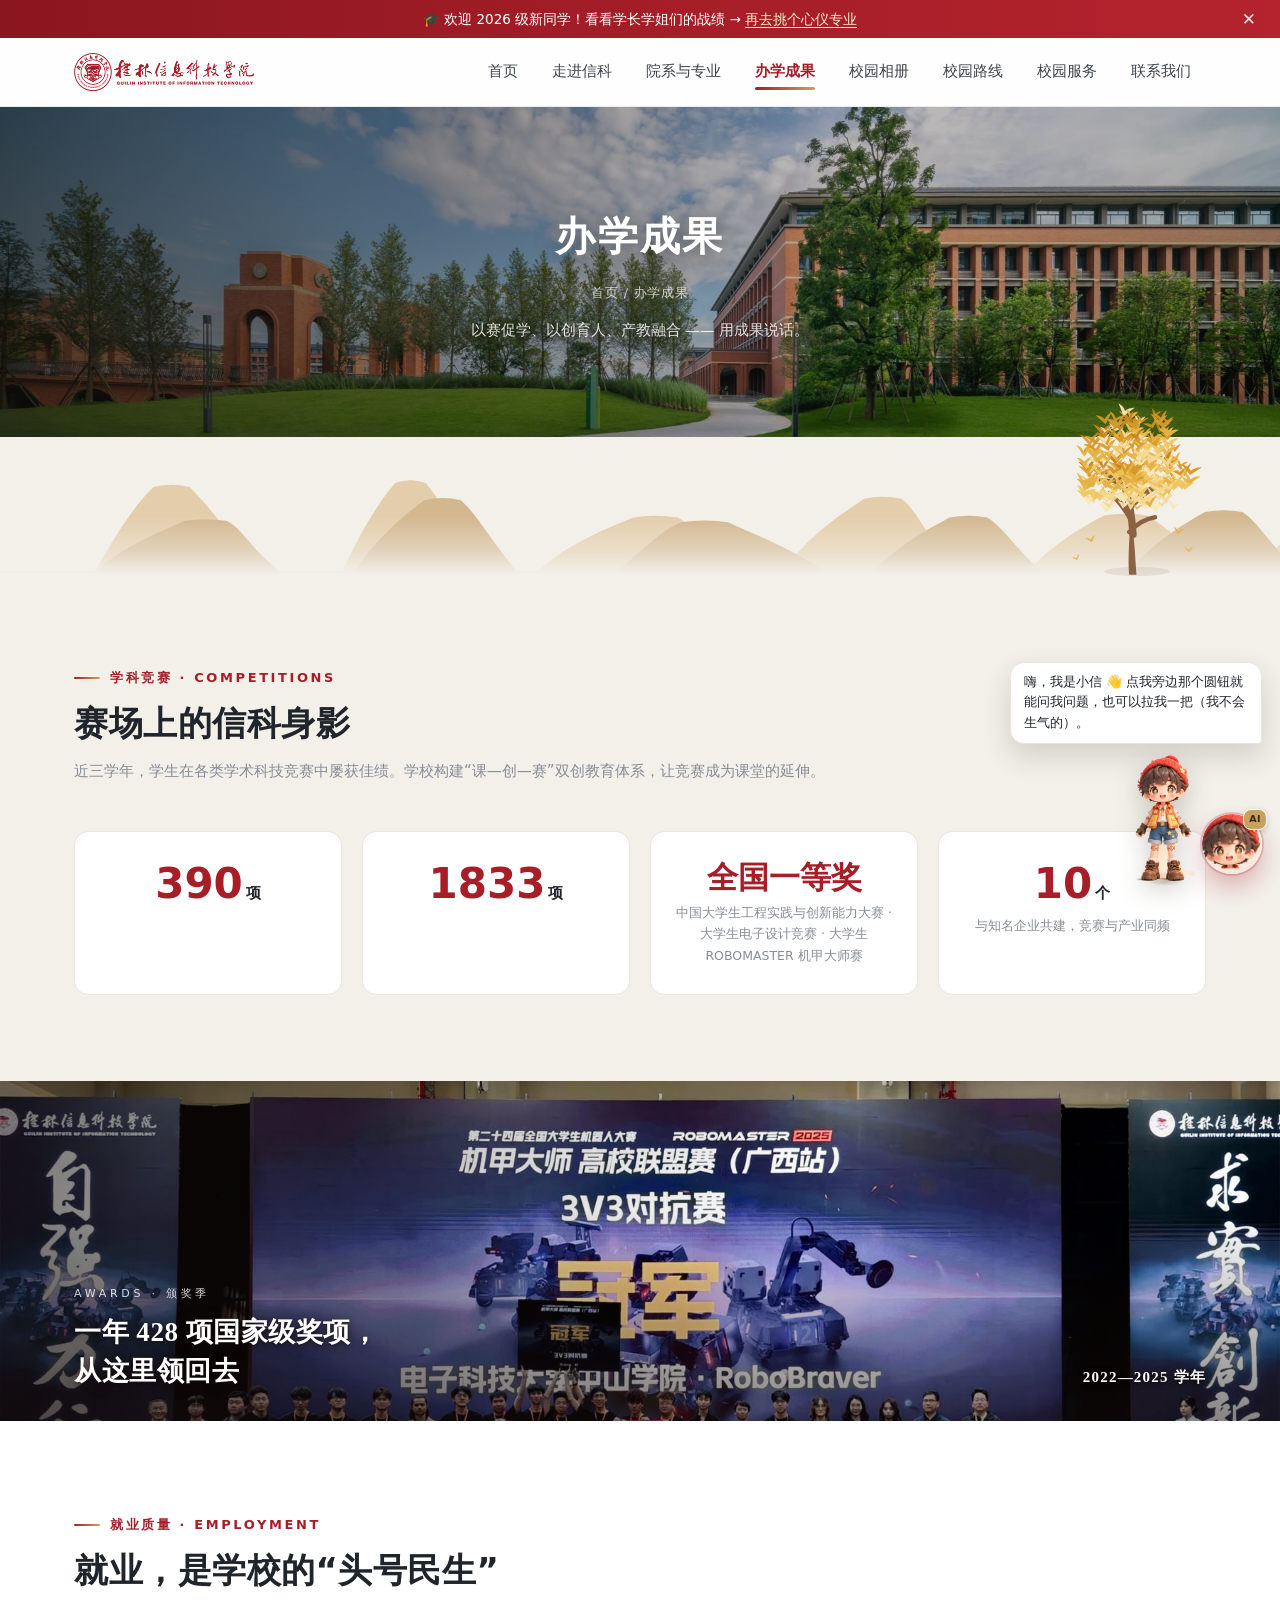
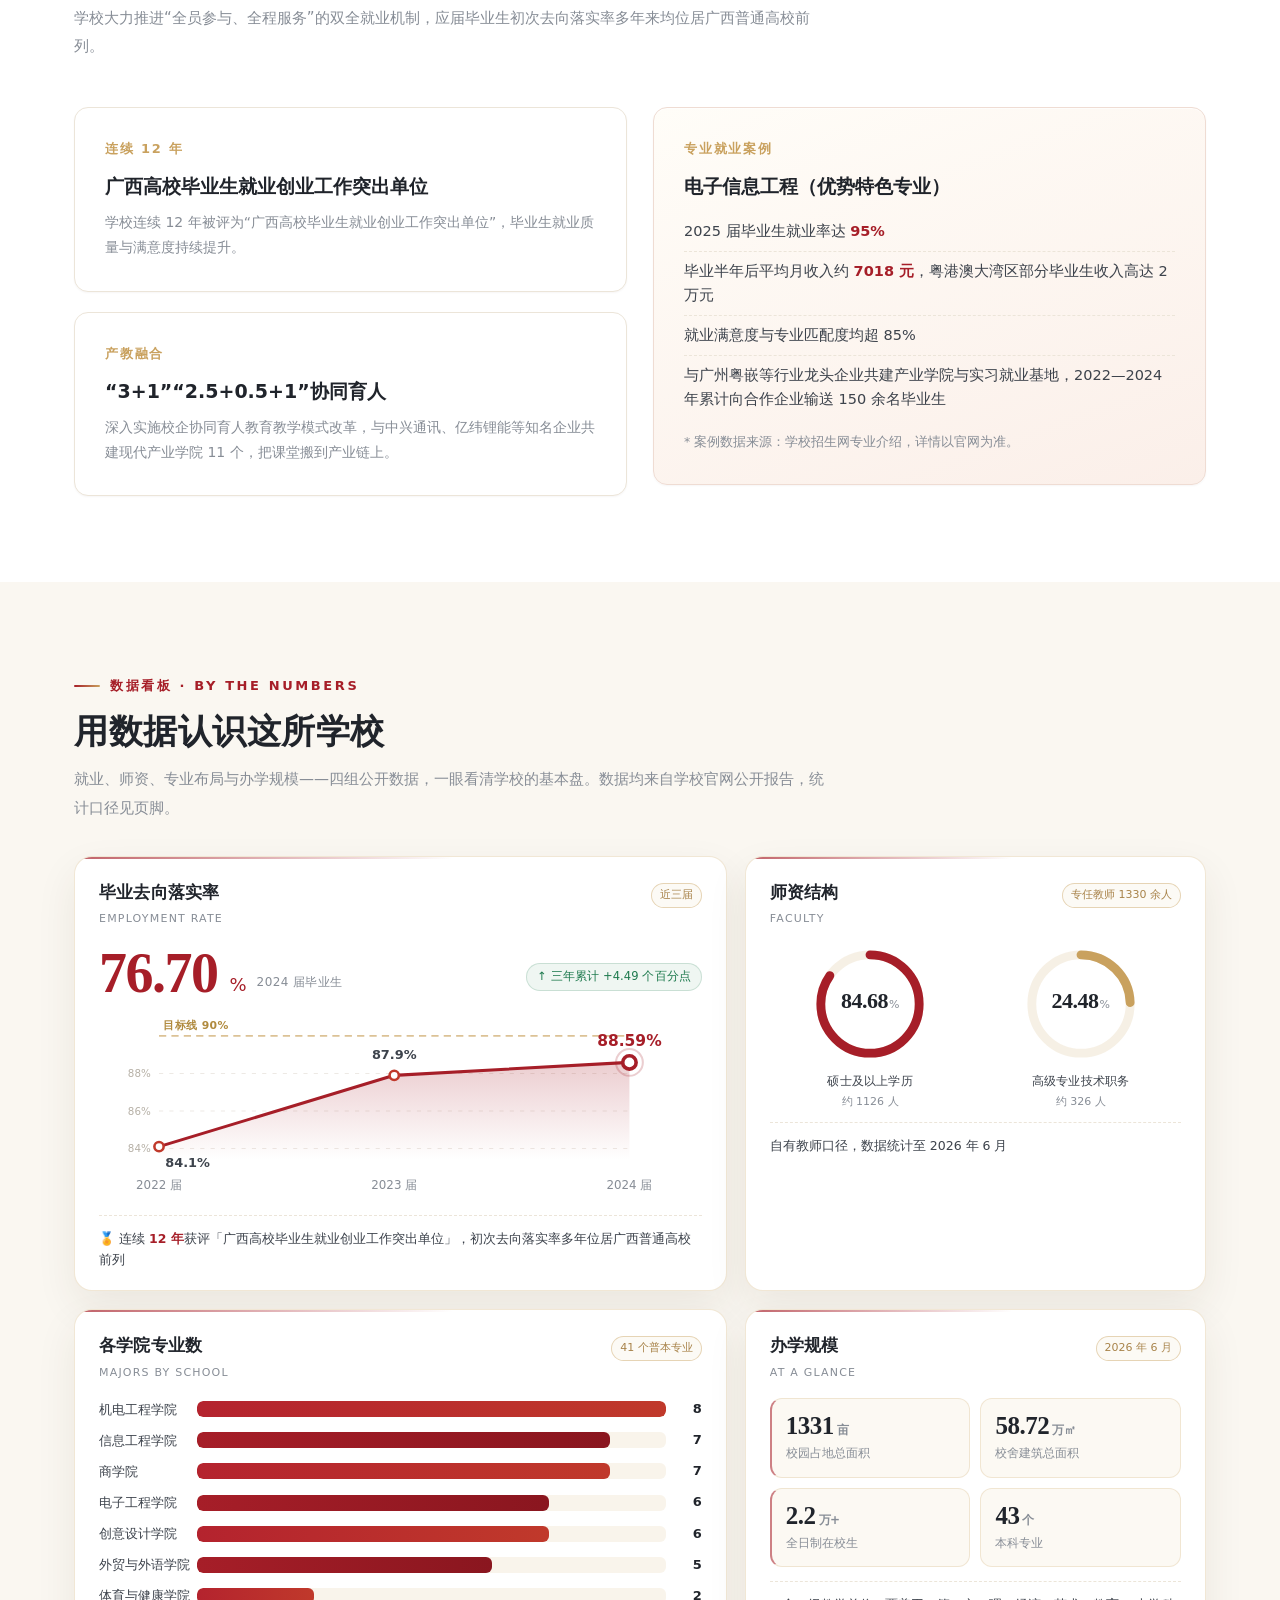
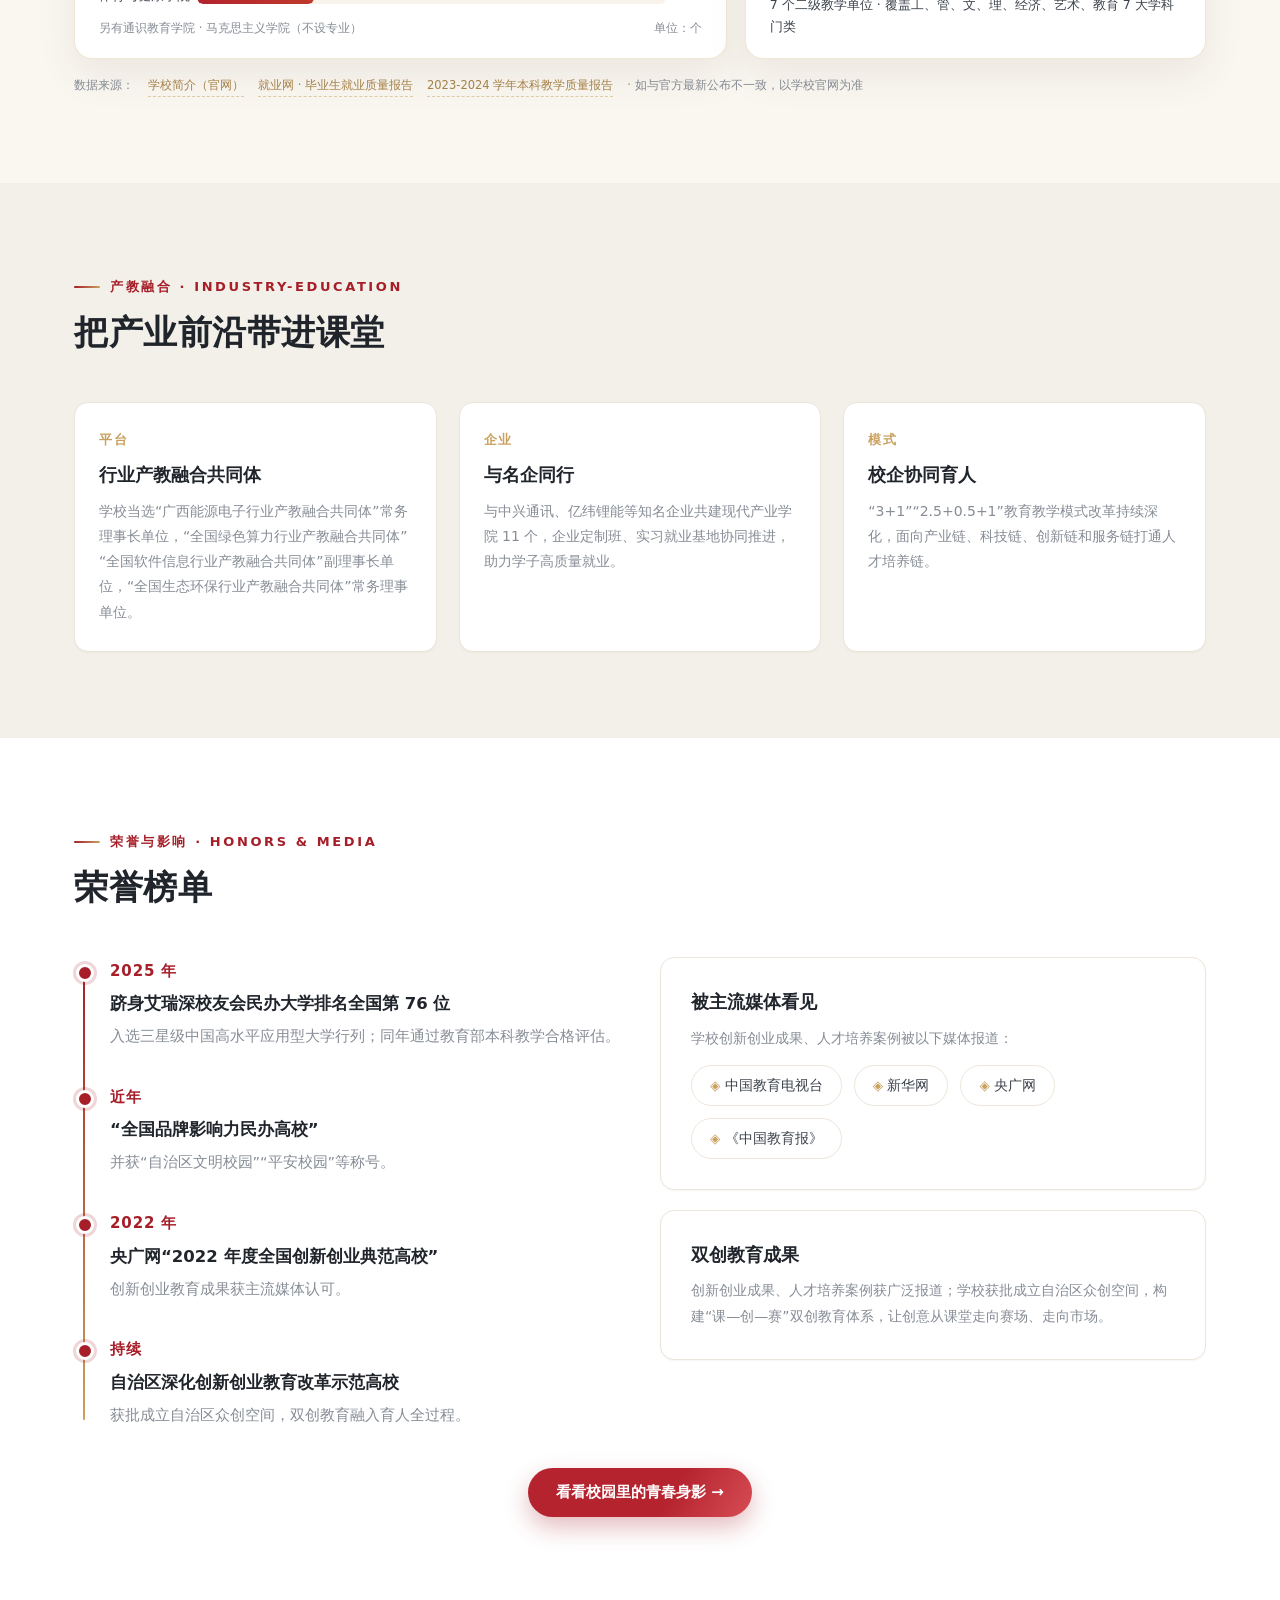
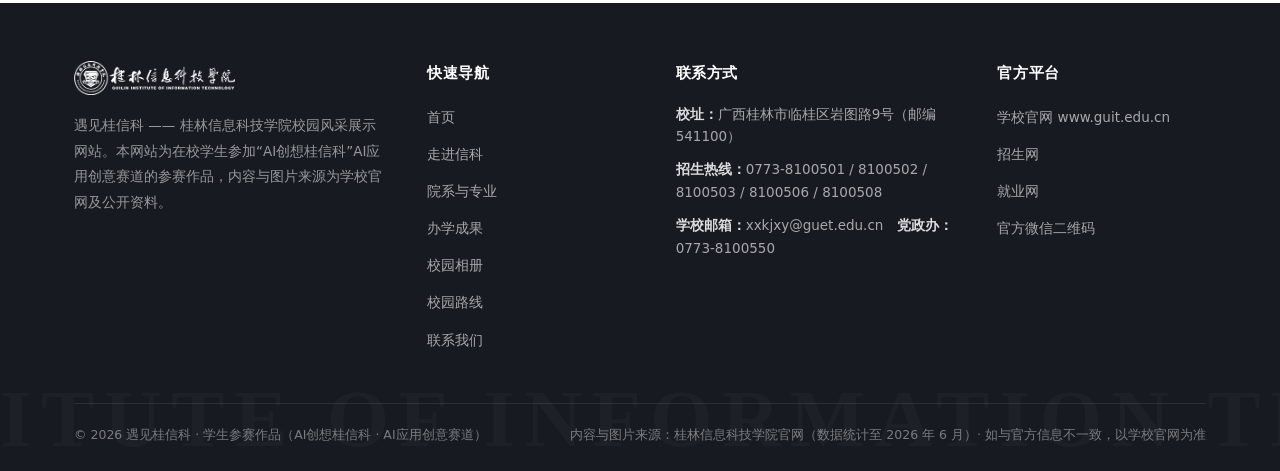
<file: honors.html>
<!DOCTYPE html>
<html lang="zh-CN">
<head>
<meta charset="UTF-8">
<meta name="viewport" content="width=device-width, initial-scale=1.0">
<title>办学成果 | 遇见桂信科 · 桂林信息科技学院</title>
<meta name="description" content="桂林信息科技学院办学成果：学科竞赛国家级奖项428项、连续12年广西高校毕业生就业创业工作突出单位、现代产业学院11个与荣誉榜单。">
<link rel="icon" href="assets/img/favicon.png">
<link rel="stylesheet" href="assets/css/style.css">
<link rel="stylesheet" href="assets/css/polish.css">
<link rel="stylesheet" href="assets/css/assistant.css">
<link rel="stylesheet" href="assets/css/mtn-bg.css">
<link rel="stylesheet" href="assets/css/databoard.css">
</head>
<body class="pg-honors">

<div class="topbar" id="topbar">
  <div class="container">
    <span>🎓 欢迎 2026 级新同学！看看学长学姐们的战绩 → <a href="majors.html">再去挑个心仪专业</a></span>
    <button class="tb-close" title="关闭" aria-label="关闭">✕</button>
  </div>
</div>

<header class="site-header">
  <div class="container nav">
    <a class="brand" href="index.html"><img src="assets/img/logo-red.png" alt="桂林信息科技学院"></a>
    <nav class="nav-menu">
      <a href="index.html">首页</a>
      <a href="about.html">走进信科</a>
      <a href="majors.html">院系与专业</a>
      <a href="honors.html" class="active">办学成果</a>
      <a href="campus.html">校园相册</a>
      <a href="route.html">校园路线</a>
      <a href="services.html">校园服务</a>
      <a href="contact.html">联系我们</a>
    </nav>
    <button class="nav-burger" aria-label="菜单">☰</button>
  </div>
</header>

<section class="page-hero">
  <img src="assets/img/banner-b.jpg" alt="桂林信息科技学院校园">
  <div class="container">
    <h1>办学成果</h1>
    <div class="crumb"><a href="index.html">首页</a> / 办学成果</div>
    <p class="p-sub">以赛促学、以创育人、产教融合 —— 用成果说话。</p>
  </div>
</section>

<div class="mtn-top" aria-hidden="true">
  <span class="mtn-hills"></span>
  <span class="ginkgo g-sm"></span>
  <span class="ginkgo g-lg"></span>
</div>

<!-- 学科竞赛 -->
<section class="section">
  <div class="container">
    <div class="sec-head">
      <span class="eyebrow">学科竞赛 · COMPETITIONS</span>
      <h2 class="sec-title">赛场上的信科身影</h2>
      <p class="sec-sub">近三学年，学生在各类学术科技竞赛中屡获佳绩。学校构建“课—创—赛”双创教育体系，让竞赛成为课堂的延伸。</p>
    </div>
    <div class="result-cards">
      <div class="result-card reveal"><div class="num"><span class="counter" data-count="428">0</span><span class="unit">项</span></div><div class="lb">近三学年国家级奖项</div></div>
      <div class="result-card reveal" data-delay="80"><div class="num"><span class="counter" data-count="2010">0</span><span class="unit">项</span></div><div class="lb">近三学年自治区级奖项</div></div>
      <div class="result-card reveal" data-delay="160"><div class="num" style="font-size:clamp(23px,2.5vw,31px)">全国一等奖</div><div class="lb">三大顶级赛事均曾问鼎</div><div class="ps">中国大学生工程实践与创新能力大赛 · 大学生电子设计竞赛 · 大学生 ROBOMASTER 机甲大师赛</div></div>
      <div class="result-card reveal" data-delay="240"><div class="num"><span class="counter" data-count="11">0</span><span class="unit">个</span></div><div class="lb">现代产业学院</div><div class="ps">与知名企业共建，竞赛与产业同频</div></div>
    </div>
  </div>
</section>
<section class="pg-band b-honors" aria-label="一年 428 项国家级奖项，从这里领回去">
  <div class="pg-in">
    <div class="container">
      <div><div class="pg-kicker">AWARDS · 颁奖季</div><h2 class="pg-title">一年 428 项国家级奖项，<br>从这里领回去</h2></div>
      <div class="pg-note"><b>2022—2025 学年</b></div>
    </div>
  </div>
</section>


<!-- 就业质量 -->
<section class="section white">
  <div class="container">
    <div class="sec-head">
      <span class="eyebrow">就业质量 · EMPLOYMENT</span>
      <h2 class="sec-title">就业，是学校的“头号民生”</h2>
      <p class="sec-sub">学校大力推进“全员参与、全程服务”的双全就业机制，应届毕业生初次去向落实率多年来均位居广西普通高校前列。</p>
    </div>
    <div class="grid-2" style="align-items:start">
      <div class="reveal">
        <div class="card" style="padding:30px">
          <div class="no">连续 12 年</div>
          <h3 style="font-size:19px">广西高校毕业生就业创业工作突出单位</h3>
          <p>学校连续 12 年被评为“广西高校毕业生就业创业工作突出单位”，毕业生就业质量与满意度持续提升。</p>
        </div>
        <div class="card" style="margin-top:20px;padding:30px">
          <div class="no">产教融合</div>
          <h3 style="font-size:19px">“3+1”“2.5+0.5+1”协同育人</h3>
          <p>深入实施校企协同育人教育教学模式改革，与中兴通讯、亿纬锂能等知名企业共建现代产业学院 11 个，把课堂搬到产业链上。</p>
        </div>
      </div>
      <div class="reveal" data-delay="100">
        <div class="card" style="padding:30px;background:linear-gradient(160deg,#FFFDF8,#FBEFE9);border-color:#EFDCD3">
          <div class="no">专业就业案例</div>
          <h3 style="font-size:19px">电子信息工程（优势特色专业）</h3>
          <ul style="margin-top:10px">
            <li style="padding:7px 0;border-bottom:1px dashed var(--line);font-size:14.5px">2025 届毕业生就业率达 <b style="color:var(--red)">95%</b></li>
            <li style="padding:7px 0;border-bottom:1px dashed var(--line);font-size:14.5px">毕业半年后平均月收入约 <b style="color:var(--red)">7018 元</b>，粤港澳大湾区部分毕业生收入高达 2 万元</li>
            <li style="padding:7px 0;border-bottom:1px dashed var(--line);font-size:14.5px">就业满意度与专业匹配度均超 85%</li>
            <li style="padding:7px 0;font-size:14.5px">与广州粤嵌等行业龙头企业共建产业学院与实习就业基地，2022—2024 年累计向合作企业输送 150 余名毕业生</li>
          </ul>
          <p style="font-size:12.5px;color:var(--muted);margin-top:12px">* 案例数据来源：学校招生网专业介绍，详情以官网为准。</p>
        </div>
      </div>
    </div>
  </div>
</section>

<!-- 数据看板（图表） -->
<section class="section db-section" id="databoard">
  <div class="container">
    <div class="sec-head">
      <span class="eyebrow">数据看板 · BY THE NUMBERS</span>
      <h2 class="sec-title">用数据认识这所学校</h2>
      <p class="sec-sub">就业、师资、专业布局与办学规模——四组公开数据，一眼看清学校的基本盘。数据均来自学校官网公开报告，统计口径见页脚。</p>
    </div>

    <div class="db-grid">
      <!-- ① 就业 -->
      <article class="db-card">
        <div class="db-head">
          <h3>毕业去向落实率<span>EMPLOYMENT RATE</span></h3>
          <span class="db-tag">近三届</span>
        </div>
        <div class="db-emp">
          <div class="db-emp-big">
            <b data-count="88.59" data-dec="2">88.59</b><i>%</i>
            <small>2024 届毕业生</small>
            <span class="db-delta">↑ 三年累计 +4.49 个百分点</span>
          </div>
          <div class="db-chart">
            <svg id="dbChart" viewBox="0 0 560 190" role="img" aria-label="2022 至 2024 届毕业去向落实率折线图"></svg>
          </div>
        </div>
        <div class="db-emp-note">🏅 连续 <b>12 年</b>获评「广西高校毕业生就业创业工作突出单位」，初次去向落实率多年位居广西普通高校前列</div>
      </article>

      <!-- ② 师资 -->
      <article class="db-card">
        <div class="db-head">
          <h3>师资结构<span>FACULTY</span></h3>
          <span class="db-tag">专任教师 1330 余人</span>
        </div>
        <div class="db-ring-wrap">
          <div class="db-ring">
            <svg viewBox="0 0 120 120" aria-hidden="true">
              <circle class="track" cx="60" cy="60" r="50"></circle>
              <circle class="bar" cx="60" cy="60" r="50" style="--dash:314.16;--off:48.13"></circle>
            </svg>
            <div class="db-ring-txt"><b>84.68</b><i>%</i></div>
            <div class="db-ring-lbl">硕士及以上学历</div>
            <div class="db-ring-sub">约 1126 人</div>
          </div>
          <div class="db-ring">
            <svg viewBox="0 0 120 120" aria-hidden="true">
              <circle class="track" cx="60" cy="60" r="50"></circle>
              <circle class="bar" cx="60" cy="60" r="50" style="--dash:314.16;--off:237.30"></circle>
            </svg>
            <div class="db-ring-txt"><b>24.48</b><i>%</i></div>
            <div class="db-ring-lbl">高级专业技术职务</div>
            <div class="db-ring-sub">约 326 人</div>
          </div>
        </div>
        <div class="db-emp-note" style="margin-top:10px;border-top-style:dashed">自有教师口径，数据统计至 2026 年 6 月</div>
      </article>

      <!-- ③ 学院专业数 -->
      <article class="db-card">
        <div class="db-head">
          <h3>各学院专业数<span>MAJORS BY SCHOOL</span></h3>
          <span class="db-tag">41 个普本专业</span>
        </div>
        <div class="db-bars" id="dbBars"></div>
        <div class="db-bars-note"><span>另有通识教育学院 · 马克思主义学院（不设专业）</span><span>单位：个</span></div>
      </article>

      <!-- ④ 规模 -->
      <article class="db-card">
        <div class="db-head">
          <h3>办学规模<span>AT A GLANCE</span></h3>
          <span class="db-tag">2026 年 6 月</span>
        </div>
        <div class="db-scale">
          <div><b>1331<i>亩</i></b><span>校园占地总面积</span></div>
          <div><b>58.72<i>万㎡</i></b><span>校舍建筑总面积</span></div>
          <div><b>2.2<i>万+</i></b><span>全日制在校生</span></div>
          <div><b>43<i>个</i></b><span>本科专业</span></div>
        </div>
        <div class="db-emp-note" style="margin-top:14px">7 个二级教学单位 · 覆盖工、管、文、理、经济、艺术、教育 7 大学科门类</div>
      </article>
    </div>

    <div class="db-foot">
      <span>数据来源：</span>
      <a href="https://www.guit.edu.cn/xkjj1/xxjj.htm" target="_blank" rel="noopener">学校简介（官网）</a>
      <a href="https://www.guit.edu.cn/xjy/" target="_blank" rel="noopener">就业网 · 毕业生就业质量报告</a>
      <a href="https://www.guit.edu.cn/jwkj/info/1025/2372.htm" target="_blank" rel="noopener">2023-2024 学年本科教学质量报告</a>
      <span>· 如与官方最新公布不一致，以学校官网为准</span>
    </div>
  </div>
</section>

<!-- 产教融合 -->
<section class="section">
  <div class="container">
    <div class="sec-head">
      <span class="eyebrow">产教融合 · INDUSTRY-EDUCATION</span>
      <h2 class="sec-title">把产业前沿带进课堂</h2>
    </div>
    <div class="grid-3">
      <div class="card reveal"><div class="no">平台</div><h3>行业产教融合共同体</h3><p>学校当选“广西能源电子行业产教融合共同体”常务理事长单位，“全国绿色算力行业产教融合共同体”“全国软件信息行业产教融合共同体”副理事长单位，“全国生态环保行业产教融合共同体”常务理事单位。</p></div>
      <div class="card reveal" data-delay="80"><div class="no">企业</div><h3>与名企同行</h3><p>与中兴通讯、亿纬锂能等知名企业共建现代产业学院 11 个，企业定制班、实习就业基地协同推进，助力学子高质量就业。</p></div>
      <div class="card reveal" data-delay="160"><div class="no">模式</div><h3>校企协同育人</h3><p>“3+1”“2.5+0.5+1”教育教学模式改革持续深化，面向产业链、科技链、创新链和服务链打通人才培养链。</p></div>
    </div>
  </div>
</section>

<!-- 荣誉榜与媒体 -->
<section class="section white">
  <div class="container">
    <div class="sec-head">
      <span class="eyebrow">荣誉与影响 · HONORS &amp; MEDIA</span>
      <h2 class="sec-title">荣誉榜单</h2>
    </div>
    <div class="grid-2" style="gap:40px;align-items:start">
      <div class="timeline reveal">
        <div class="tl-item"><span class="tl-year">2025 年</span><h3>跻身艾瑞深校友会民办大学排名全国第 76 位</h3><p>入选三星级中国高水平应用型大学行列；同年通过教育部本科教学合格评估。</p></div>
        <div class="tl-item"><span class="tl-year">近年</span><h3>“全国品牌影响力民办高校”</h3><p>并获“自治区文明校园”“平安校园”等称号。</p></div>
        <div class="tl-item"><span class="tl-year">2022 年</span><h3>央广网“2022 年度全国创新创业典范高校”</h3><p>创新创业教育成果获主流媒体认可。</p></div>
        <div class="tl-item"><span class="tl-year">持续</span><h3>自治区深化创新创业教育改革示范高校</h3><p>获批成立自治区众创空间，双创教育融入育人全过程。</p></div>
      </div>
      <div class="reveal" data-delay="100">
        <div class="card" style="padding:30px">
          <h3 style="margin-top:0">被主流媒体看见</h3>
          <p>学校创新创业成果、人才培养案例被以下媒体报道：</p>
          <div class="honor-chips" style="margin-top:14px">
            <span>中国教育电视台</span><span>新华网</span><span>央广网</span><span>《中国教育报》</span>
          </div>
        </div>
        <div class="card" style="margin-top:20px;padding:30px">
          <h3 style="margin-top:0">双创教育成果</h3>
          <p>创新创业成果、人才培养案例获广泛报道；学校获批成立自治区众创空间，构建“课—创—赛”双创教育体系，让创意从课堂走向赛场、走向市场。</p>
        </div>
      </div>
    </div>
    <div class="sec-more">
      <a class="btn btn-red" href="campus.html">看看校园里的青春身影 →</a>
    </div>
  </div>
</section>

<footer class="footer">
  <div class="container">
    <div class="f-grid">
      <div class="f-brand">
        <img src="assets/img/logo-white.png" alt="桂林信息科技学院">
        <p>遇见桂信科 —— 桂林信息科技学院校园风采展示网站。本网站为在校学生参加“AI创想桂信科”AI应用创意赛道的参赛作品，内容与图片来源为学校官网及公开资料。</p>
      </div>
      <div>
        <div class="f-title">快速导航</div>
        <ul class="f-links">
          <li><a href="index.html">首页</a></li>
          <li><a href="about.html">走进信科</a></li>
          <li><a href="majors.html">院系与专业</a></li>
          <li><a href="honors.html">办学成果</a></li>
          <li><a href="campus.html">校园相册</a></li>
          <li><a href="route.html">校园路线</a></li>
          <li><a href="contact.html">联系我们</a></li>
        </ul>
      </div>
      <div>
        <div class="f-title">联系方式</div>
        <ul class="f-contact">
          <li><b>校址：</b>广西桂林市临桂区岩图路9号（邮编 541100）</li>
          <li><b>招生热线：</b>0773-8100501 / 8100502 / 8100503 / 8100506 / 8100508</li>
          <li><b>学校邮箱：</b>xxkjxy@guet.edu.cn　<b>党政办：</b>0773-8100550</li>
        </ul>
      </div>
      <div>
        <div class="f-title">官方平台</div>
        <ul class="f-links">
          <li><a href="https://www.guit.edu.cn/" target="_blank" rel="noopener">学校官网 www.guit.edu.cn</a></li>
          <li><a href="https://www.guit.edu.cn/zs/" target="_blank" rel="noopener">招生网</a></li>
          <li><a href="https://www.guit.edu.cn/xjy/" target="_blank" rel="noopener">就业网</a></li>
          <li><a href="contact.html">官方微信二维码</a></li>
        </ul>
      </div>
    </div>
    <div class="f-bottom">
      <span>© <span class="js-year">2026</span> 遇见桂信科 · 学生参赛作品（AI创想桂信科 · AI应用创意赛道）</span>
      <span>内容与图片来源：桂林信息科技学院官网（数据统计至 2026 年 6 月）· 如与官方信息不一致，以学校官网为准</span>
    </div>
  </div>
</footer>

<button class="backtop" aria-label="返回顶部">↑</button>
<script src="assets/js/main.js"></script>
<script src="assets/js/route.js"></script>
<script src="assets/js/databoard.js"></script>
<script src="assets/js/assistant.js"></script>
</body>
</html>
</file>
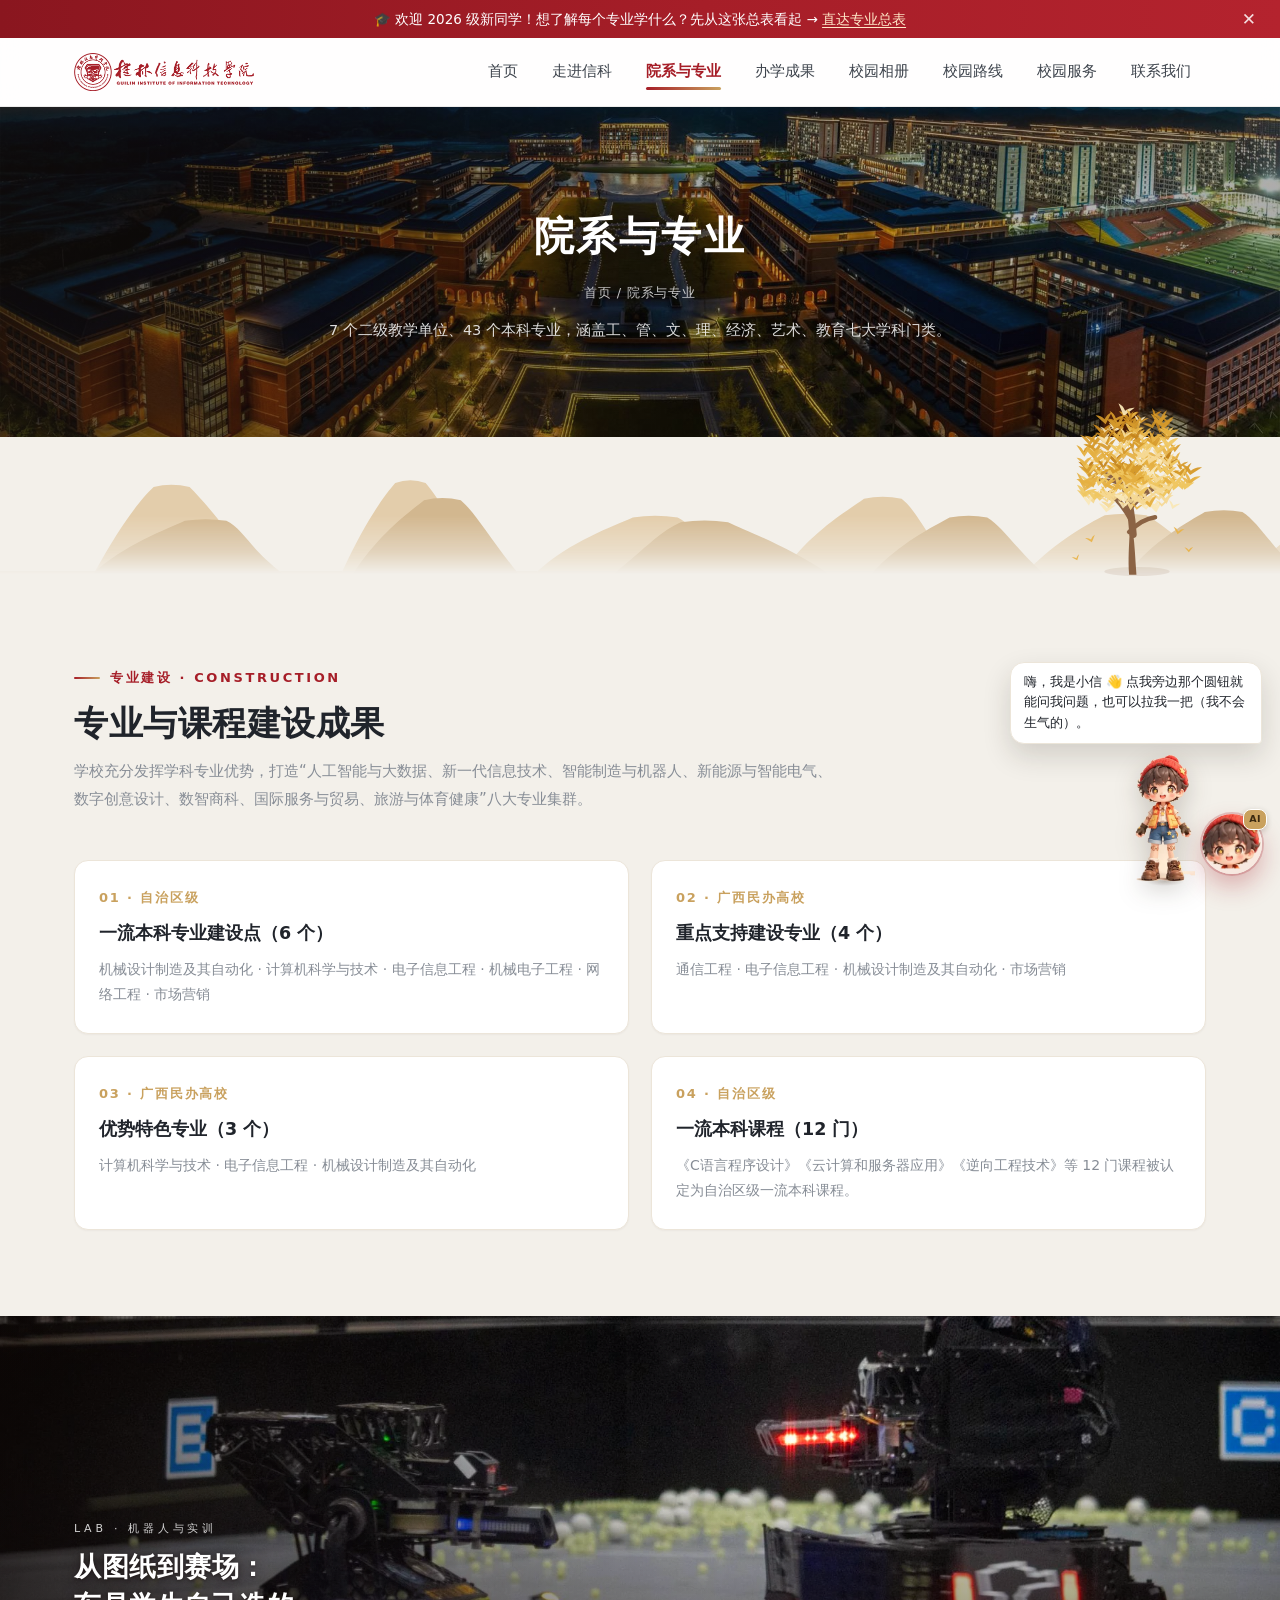
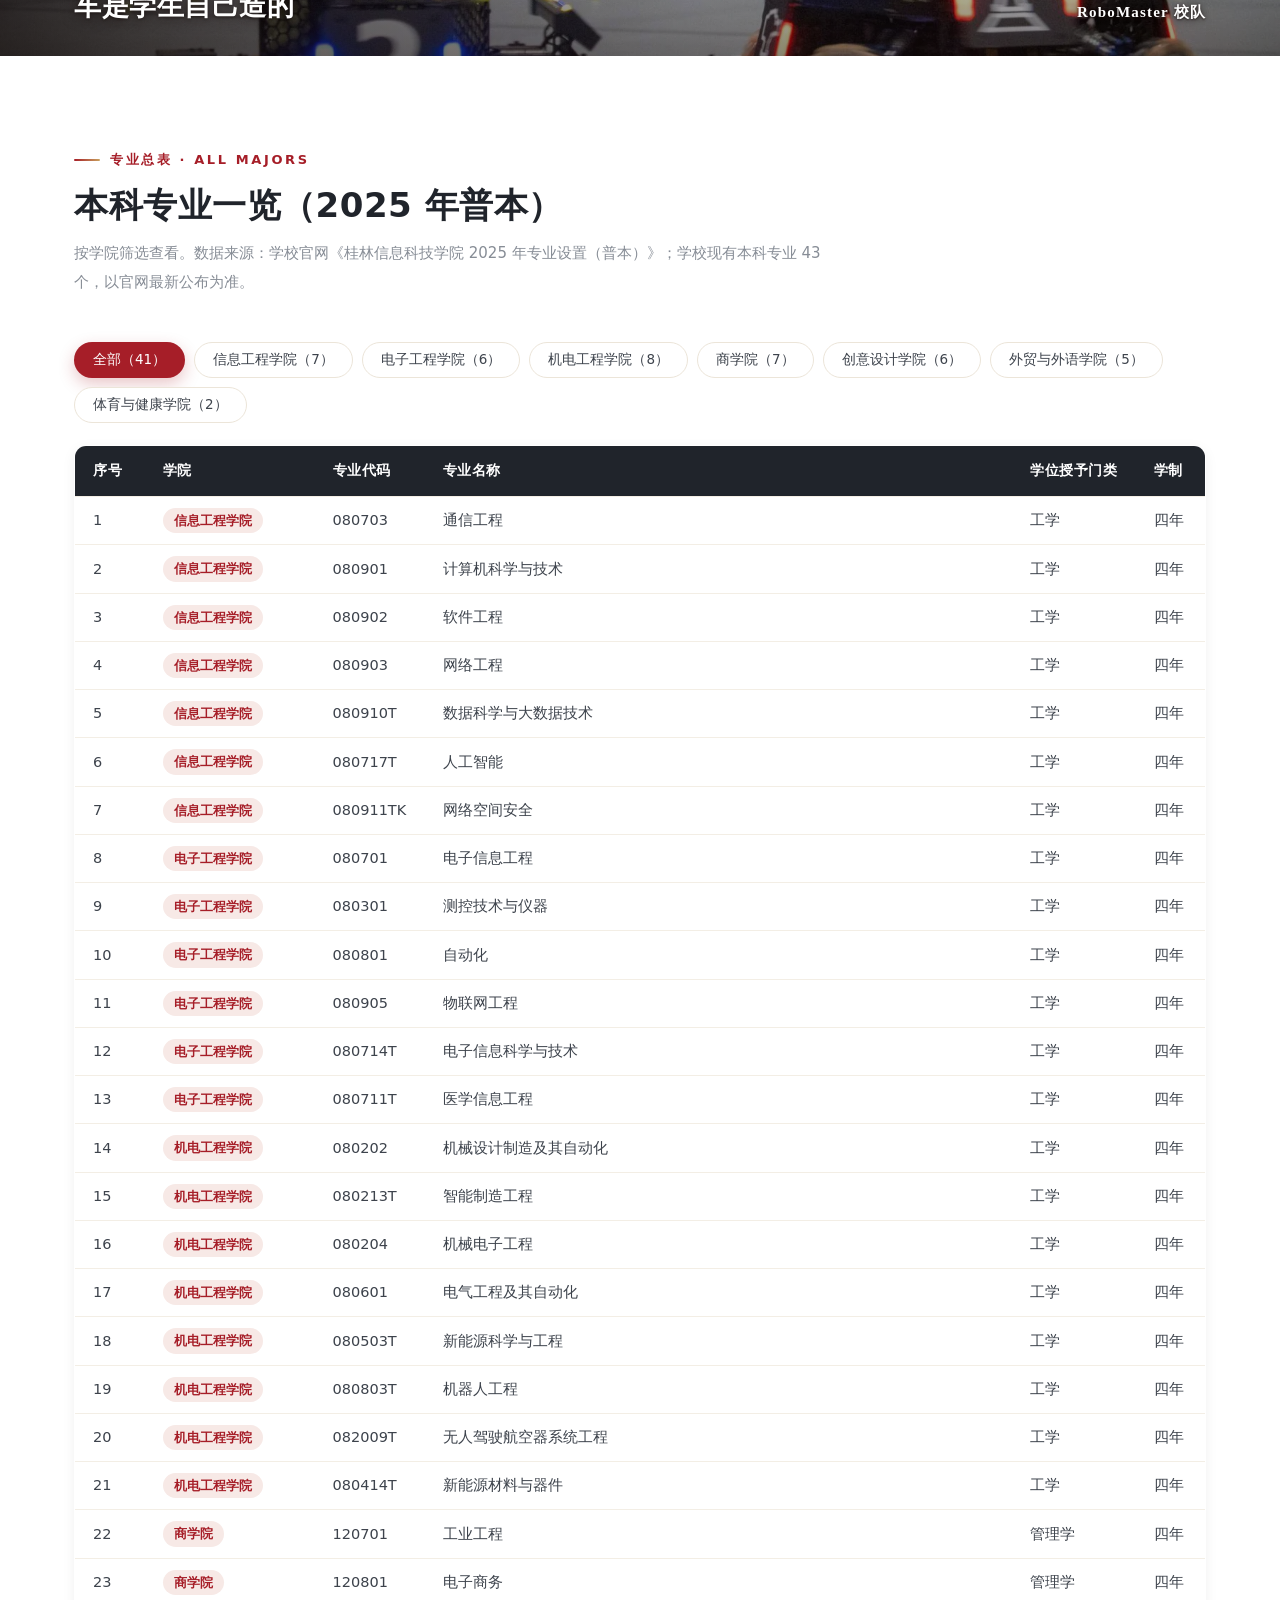
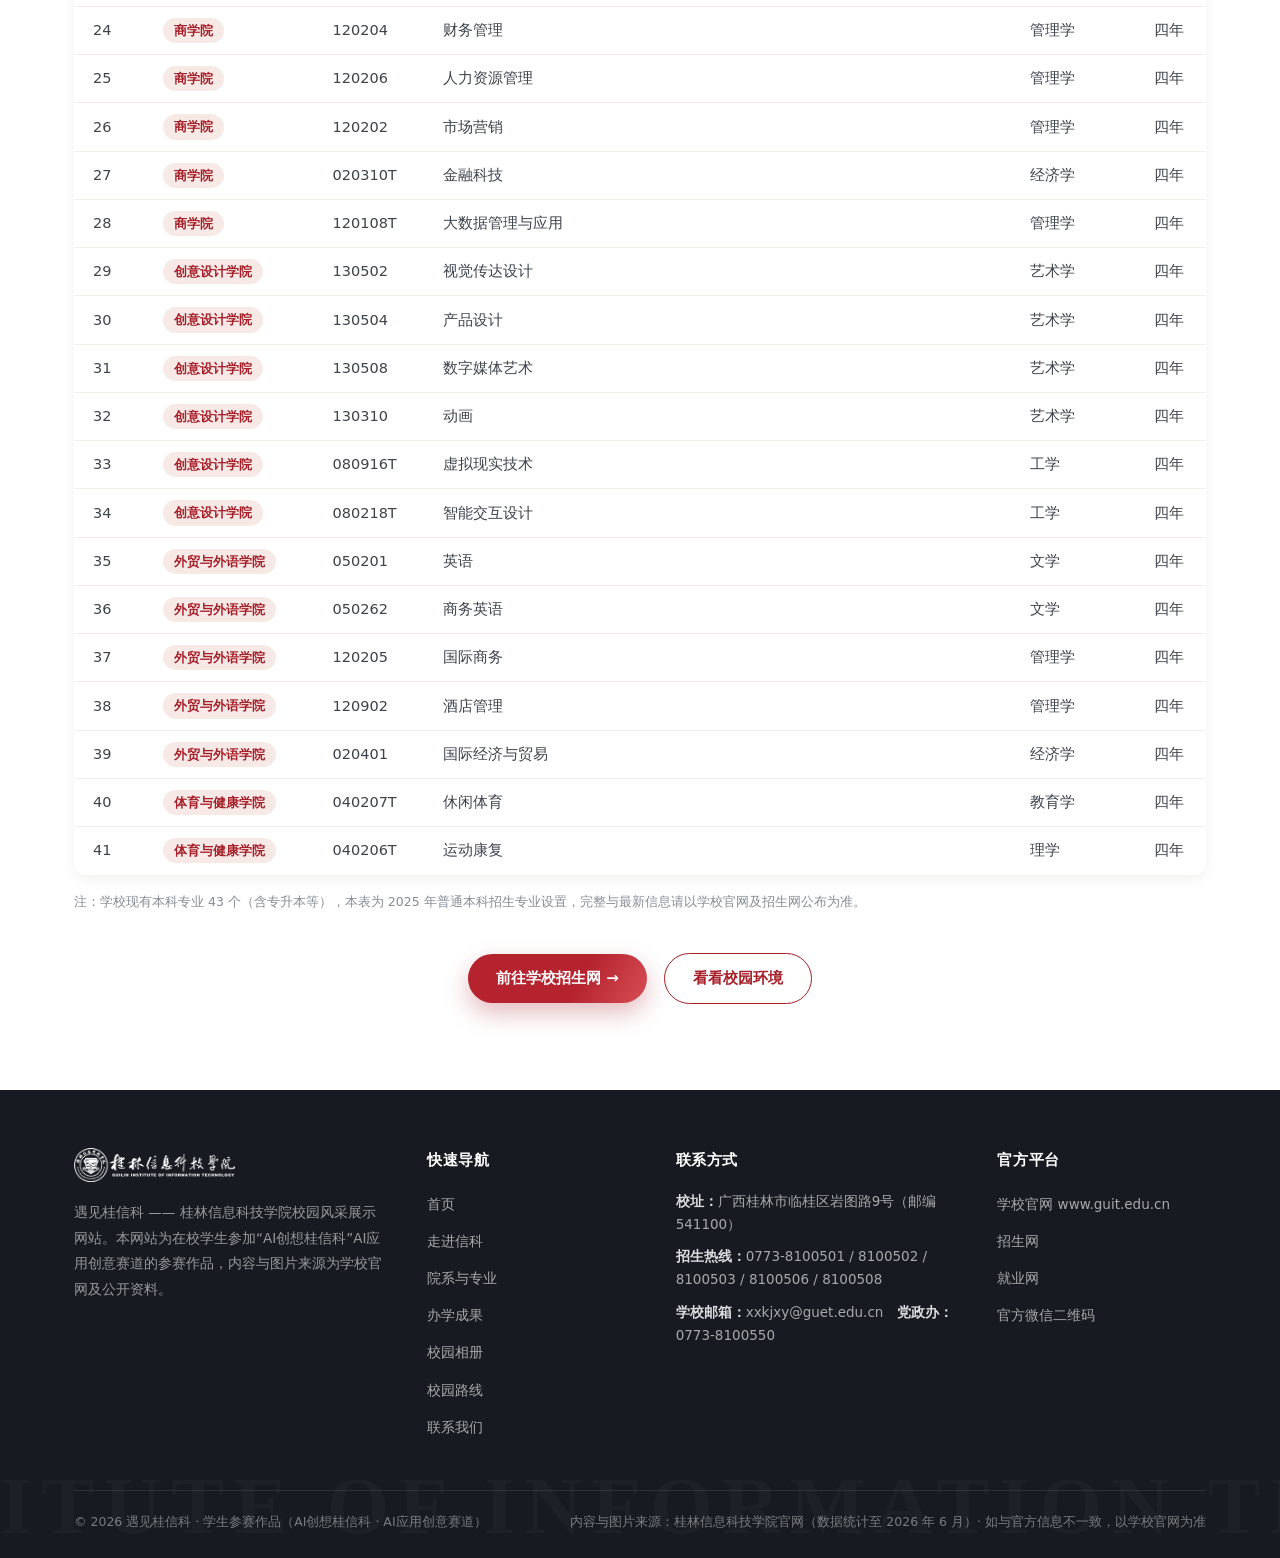
<file: majors.html>
<!DOCTYPE html>
<html lang="zh-CN">
<head>
<meta charset="UTF-8">
<meta name="viewport" content="width=device-width, initial-scale=1.0">
<title>院系与专业 | 遇见桂信科 · 桂林信息科技学院</title>
<meta name="description" content="桂林信息科技学院院系与专业：7个二级教学单位、43个本科专业一览，自治区级一流本科专业建设点与专业建设成果。">
<link rel="icon" href="assets/img/favicon.png">
<link rel="stylesheet" href="assets/css/style.css">
<link rel="stylesheet" href="assets/css/polish.css">
<link rel="stylesheet" href="assets/css/assistant.css">
<link rel="stylesheet" href="assets/css/mtn-bg.css">
</head>
<body class="pg-majors">

<div class="topbar" id="topbar">
  <div class="container">
    <span>🎓 欢迎 2026 级新同学！想了解每个专业学什么？先从这张总表看起 → <a href="#table">直达专业总表</a></span>
    <button class="tb-close" title="关闭" aria-label="关闭">✕</button>
  </div>
</div>

<header class="site-header">
  <div class="container nav">
    <a class="brand" href="index.html"><img src="assets/img/logo-red.png" alt="桂林信息科技学院"></a>
    <nav class="nav-menu">
      <a href="index.html">首页</a>
      <a href="about.html">走进信科</a>
      <a href="majors.html" class="active">院系与专业</a>
      <a href="honors.html">办学成果</a>
      <a href="campus.html">校园相册</a>
      <a href="route.html">校园路线</a>
      <a href="services.html">校园服务</a>
      <a href="contact.html">联系我们</a>
    </nav>
    <button class="nav-burger" aria-label="菜单">☰</button>
  </div>
</header>

<section class="page-hero">
  <img src="assets/img/banner-a.jpg" alt="桂林信息科技学院校园">
  <div class="container">
    <h1>院系与专业</h1>
    <div class="crumb"><a href="index.html">首页</a> / 院系与专业</div>
    <p class="p-sub">7 个二级教学单位、43 个本科专业，涵盖工、管、文、理、经济、艺术、教育七大学科门类。</p>
  </div>
</section>

<div class="mtn-top" aria-hidden="true">
  <span class="mtn-hills"></span>
  <span class="ginkgo g-sm"></span>
  <span class="ginkgo g-lg"></span>
</div>

<!-- 专业建设成果 -->
<section class="section">
  <div class="container">
    <div class="sec-head">
      <span class="eyebrow">专业建设 · CONSTRUCTION</span>
      <h2 class="sec-title">专业与课程建设成果</h2>
      <p class="sec-sub">学校充分发挥学科专业优势，打造“人工智能与大数据、新一代信息技术、智能制造与机器人、新能源与智能电气、数字创意设计、数智商科、国际服务与贸易、旅游与体育健康”八大专业集群。</p>
    </div>
    <div class="grid-2" style="gap:22px">
      <div class="card reveal"><div class="no">01 · 自治区级</div><h3>一流本科专业建设点（6 个）</h3><p>机械设计制造及其自动化 · 计算机科学与技术 · 电子信息工程 · 机械电子工程 · 网络工程 · 市场营销</p></div>
      <div class="card reveal" data-delay="60"><div class="no">02 · 广西民办高校</div><h3>重点支持建设专业（4 个）</h3><p>通信工程 · 电子信息工程 · 机械设计制造及其自动化 · 市场营销</p></div>
      <div class="card reveal" data-delay="120"><div class="no">03 · 广西民办高校</div><h3>优势特色专业（3 个）</h3><p>计算机科学与技术 · 电子信息工程 · 机械设计制造及其自动化</p></div>
      <div class="card reveal" data-delay="180"><div class="no">04 · 自治区级</div><h3>一流本科课程（12 门）</h3><p>《C语言程序设计》《云计算和服务器应用》《逆向工程技术》等 12 门课程被认定为自治区级一流本科课程。</p></div>
    </div>
  </div>
</section>
<section class="pg-band b-majors" aria-label="从图纸到赛场：车是学生自己造的">
  <div class="pg-in">
    <div class="container">
      <div><div class="pg-kicker">LAB · 机器人与实训</div><h2 class="pg-title">从图纸到赛场：<br>车是学生自己造的</h2></div>
      <div class="pg-note"><b>RoboMaster 校队</b></div>
    </div>
  </div>
</section>


<!-- 专业总表 -->
<section class="section white" id="table">
  <div class="container">
    <div class="sec-head">
      <span class="eyebrow">专业总表 · ALL MAJORS</span>
      <h2 class="sec-title">本科专业一览（2025 年普本）</h2>
      <p class="sec-sub">按学院筛选查看。数据来源：学校官网《桂林信息科技学院 2025 年专业设置（普本）》；学校现有本科专业 43 个，以官网最新公布为准。</p>
    </div>
    <div class="m-filter">
      <button type="button" class="active" data-cat="all">全部（41）</button>
      <button type="button" data-cat="信息工程学院">信息工程学院（7）</button>
      <button type="button" data-cat="电子工程学院">电子工程学院（6）</button>
      <button type="button" data-cat="机电工程学院">机电工程学院（8）</button>
      <button type="button" data-cat="商学院">商学院（7）</button>
      <button type="button" data-cat="创意设计学院">创意设计学院（6）</button>
      <button type="button" data-cat="外贸与外语学院">外贸与外语学院（5）</button>
      <button type="button" data-cat="体育与健康学院">体育与健康学院（2）</button>
    </div>
    <table class="m-table">
      <thead>
        <tr><th style="width:70px">序号</th><th style="width:170px">学院</th><th style="width:110px">专业代码</th><th>专业名称</th><th style="width:120px">学位授予门类</th><th style="width:70px">学制</th></tr>
      </thead>
      <tbody>
        <tr data-college="信息工程学院"><td>1</td><td><span class="cchip">信息工程学院</span></td><td class="code">080703</td><td>通信工程</td><td>工学</td><td>四年</td></tr>
        <tr data-college="信息工程学院"><td>2</td><td><span class="cchip">信息工程学院</span></td><td class="code">080901</td><td>计算机科学与技术</td><td>工学</td><td>四年</td></tr>
        <tr data-college="信息工程学院"><td>3</td><td><span class="cchip">信息工程学院</span></td><td class="code">080902</td><td>软件工程</td><td>工学</td><td>四年</td></tr>
        <tr data-college="信息工程学院"><td>4</td><td><span class="cchip">信息工程学院</span></td><td class="code">080903</td><td>网络工程</td><td>工学</td><td>四年</td></tr>
        <tr data-college="信息工程学院"><td>5</td><td><span class="cchip">信息工程学院</span></td><td class="code">080910T</td><td>数据科学与大数据技术</td><td>工学</td><td>四年</td></tr>
        <tr data-college="信息工程学院"><td>6</td><td><span class="cchip">信息工程学院</span></td><td class="code">080717T</td><td>人工智能</td><td>工学</td><td>四年</td></tr>
        <tr data-college="信息工程学院"><td>7</td><td><span class="cchip">信息工程学院</span></td><td class="code">080911TK</td><td>网络空间安全</td><td>工学</td><td>四年</td></tr>
        <tr data-college="电子工程学院"><td>8</td><td><span class="cchip">电子工程学院</span></td><td class="code">080701</td><td>电子信息工程</td><td>工学</td><td>四年</td></tr>
        <tr data-college="电子工程学院"><td>9</td><td><span class="cchip">电子工程学院</span></td><td class="code">080301</td><td>测控技术与仪器</td><td>工学</td><td>四年</td></tr>
        <tr data-college="电子工程学院"><td>10</td><td><span class="cchip">电子工程学院</span></td><td class="code">080801</td><td>自动化</td><td>工学</td><td>四年</td></tr>
        <tr data-college="电子工程学院"><td>11</td><td><span class="cchip">电子工程学院</span></td><td class="code">080905</td><td>物联网工程</td><td>工学</td><td>四年</td></tr>
        <tr data-college="电子工程学院"><td>12</td><td><span class="cchip">电子工程学院</span></td><td class="code">080714T</td><td>电子信息科学与技术</td><td>工学</td><td>四年</td></tr>
        <tr data-college="电子工程学院"><td>13</td><td><span class="cchip">电子工程学院</span></td><td class="code">080711T</td><td>医学信息工程</td><td>工学</td><td>四年</td></tr>
        <tr data-college="机电工程学院"><td>14</td><td><span class="cchip">机电工程学院</span></td><td class="code">080202</td><td>机械设计制造及其自动化</td><td>工学</td><td>四年</td></tr>
        <tr data-college="机电工程学院"><td>15</td><td><span class="cchip">机电工程学院</span></td><td class="code">080213T</td><td>智能制造工程</td><td>工学</td><td>四年</td></tr>
        <tr data-college="机电工程学院"><td>16</td><td><span class="cchip">机电工程学院</span></td><td class="code">080204</td><td>机械电子工程</td><td>工学</td><td>四年</td></tr>
        <tr data-college="机电工程学院"><td>17</td><td><span class="cchip">机电工程学院</span></td><td class="code">080601</td><td>电气工程及其自动化</td><td>工学</td><td>四年</td></tr>
        <tr data-college="机电工程学院"><td>18</td><td><span class="cchip">机电工程学院</span></td><td class="code">080503T</td><td>新能源科学与工程</td><td>工学</td><td>四年</td></tr>
        <tr data-college="机电工程学院"><td>19</td><td><span class="cchip">机电工程学院</span></td><td class="code">080803T</td><td>机器人工程</td><td>工学</td><td>四年</td></tr>
        <tr data-college="机电工程学院"><td>20</td><td><span class="cchip">机电工程学院</span></td><td class="code">082009T</td><td>无人驾驶航空器系统工程</td><td>工学</td><td>四年</td></tr>
        <tr data-college="机电工程学院"><td>21</td><td><span class="cchip">机电工程学院</span></td><td class="code">080414T</td><td>新能源材料与器件</td><td>工学</td><td>四年</td></tr>
        <tr data-college="商学院"><td>22</td><td><span class="cchip">商学院</span></td><td class="code">120701</td><td>工业工程</td><td>管理学</td><td>四年</td></tr>
        <tr data-college="商学院"><td>23</td><td><span class="cchip">商学院</span></td><td class="code">120801</td><td>电子商务</td><td>管理学</td><td>四年</td></tr>
        <tr data-college="商学院"><td>24</td><td><span class="cchip">商学院</span></td><td class="code">120204</td><td>财务管理</td><td>管理学</td><td>四年</td></tr>
        <tr data-college="商学院"><td>25</td><td><span class="cchip">商学院</span></td><td class="code">120206</td><td>人力资源管理</td><td>管理学</td><td>四年</td></tr>
        <tr data-college="商学院"><td>26</td><td><span class="cchip">商学院</span></td><td class="code">120202</td><td>市场营销</td><td>管理学</td><td>四年</td></tr>
        <tr data-college="商学院"><td>27</td><td><span class="cchip">商学院</span></td><td class="code">020310T</td><td>金融科技</td><td>经济学</td><td>四年</td></tr>
        <tr data-college="商学院"><td>28</td><td><span class="cchip">商学院</span></td><td class="code">120108T</td><td>大数据管理与应用</td><td>管理学</td><td>四年</td></tr>
        <tr data-college="创意设计学院"><td>29</td><td><span class="cchip">创意设计学院</span></td><td class="code">130502</td><td>视觉传达设计</td><td>艺术学</td><td>四年</td></tr>
        <tr data-college="创意设计学院"><td>30</td><td><span class="cchip">创意设计学院</span></td><td class="code">130504</td><td>产品设计</td><td>艺术学</td><td>四年</td></tr>
        <tr data-college="创意设计学院"><td>31</td><td><span class="cchip">创意设计学院</span></td><td class="code">130508</td><td>数字媒体艺术</td><td>艺术学</td><td>四年</td></tr>
        <tr data-college="创意设计学院"><td>32</td><td><span class="cchip">创意设计学院</span></td><td class="code">130310</td><td>动画</td><td>艺术学</td><td>四年</td></tr>
        <tr data-college="创意设计学院"><td>33</td><td><span class="cchip">创意设计学院</span></td><td class="code">080916T</td><td>虚拟现实技术</td><td>工学</td><td>四年</td></tr>
        <tr data-college="创意设计学院"><td>34</td><td><span class="cchip">创意设计学院</span></td><td class="code">080218T</td><td>智能交互设计</td><td>工学</td><td>四年</td></tr>
        <tr data-college="外贸与外语学院"><td>35</td><td><span class="cchip">外贸与外语学院</span></td><td class="code">050201</td><td>英语</td><td>文学</td><td>四年</td></tr>
        <tr data-college="外贸与外语学院"><td>36</td><td><span class="cchip">外贸与外语学院</span></td><td class="code">050262</td><td>商务英语</td><td>文学</td><td>四年</td></tr>
        <tr data-college="外贸与外语学院"><td>37</td><td><span class="cchip">外贸与外语学院</span></td><td class="code">120205</td><td>国际商务</td><td>管理学</td><td>四年</td></tr>
        <tr data-college="外贸与外语学院"><td>38</td><td><span class="cchip">外贸与外语学院</span></td><td class="code">120902</td><td>酒店管理</td><td>管理学</td><td>四年</td></tr>
        <tr data-college="外贸与外语学院"><td>39</td><td><span class="cchip">外贸与外语学院</span></td><td class="code">020401</td><td>国际经济与贸易</td><td>经济学</td><td>四年</td></tr>
        <tr data-college="体育与健康学院"><td>40</td><td><span class="cchip">体育与健康学院</span></td><td class="code">040207T</td><td>休闲体育</td><td>教育学</td><td>四年</td></tr>
        <tr data-college="体育与健康学院"><td>41</td><td><span class="cchip">体育与健康学院</span></td><td class="code">040206T</td><td>运动康复</td><td>理学</td><td>四年</td></tr>
      </tbody>
    </table>
    <div class="news-note">注：学校现有本科专业 43 个（含专升本等），本表为 2025 年普通本科招生专业设置，完整与最新信息请以学校官网及招生网公布为准。</div>
    <div class="sec-more">
      <a class="btn btn-red" href="https://www.guit.edu.cn/zs/" target="_blank" rel="noopener">前往学校招生网 →</a>
      <a class="btn btn-line" href="campus.html" style="margin-left:12px">看看校园环境</a>
    </div>
  </div>
</section>

<footer class="footer">
  <div class="container">
    <div class="f-grid">
      <div class="f-brand">
        <img src="assets/img/logo-white.png" alt="桂林信息科技学院">
        <p>遇见桂信科 —— 桂林信息科技学院校园风采展示网站。本网站为在校学生参加“AI创想桂信科”AI应用创意赛道的参赛作品，内容与图片来源为学校官网及公开资料。</p>
      </div>
      <div>
        <div class="f-title">快速导航</div>
        <ul class="f-links">
          <li><a href="index.html">首页</a></li>
          <li><a href="about.html">走进信科</a></li>
          <li><a href="majors.html">院系与专业</a></li>
          <li><a href="honors.html">办学成果</a></li>
          <li><a href="campus.html">校园相册</a></li>
          <li><a href="route.html">校园路线</a></li>
          <li><a href="contact.html">联系我们</a></li>
        </ul>
      </div>
      <div>
        <div class="f-title">联系方式</div>
        <ul class="f-contact">
          <li><b>校址：</b>广西桂林市临桂区岩图路9号（邮编 541100）</li>
          <li><b>招生热线：</b>0773-8100501 / 8100502 / 8100503 / 8100506 / 8100508</li>
          <li><b>学校邮箱：</b>xxkjxy@guet.edu.cn　<b>党政办：</b>0773-8100550</li>
        </ul>
      </div>
      <div>
        <div class="f-title">官方平台</div>
        <ul class="f-links">
          <li><a href="https://www.guit.edu.cn/" target="_blank" rel="noopener">学校官网 www.guit.edu.cn</a></li>
          <li><a href="https://www.guit.edu.cn/zs/" target="_blank" rel="noopener">招生网</a></li>
          <li><a href="https://www.guit.edu.cn/xjy/" target="_blank" rel="noopener">就业网</a></li>
          <li><a href="contact.html">官方微信二维码</a></li>
        </ul>
      </div>
    </div>
    <div class="f-bottom">
      <span>© <span class="js-year">2026</span> 遇见桂信科 · 学生参赛作品（AI创想桂信科 · AI应用创意赛道）</span>
      <span>内容与图片来源：桂林信息科技学院官网（数据统计至 2026 年 6 月）· 如与官方信息不一致，以学校官网为准</span>
    </div>
  </div>
</footer>

<button class="backtop" aria-label="返回顶部">↑</button>
<script src="assets/js/main.js"></script>
<script src="assets/js/route.js"></script>
<script src="assets/js/assistant.js"></script>
</body>
</html>
</file>
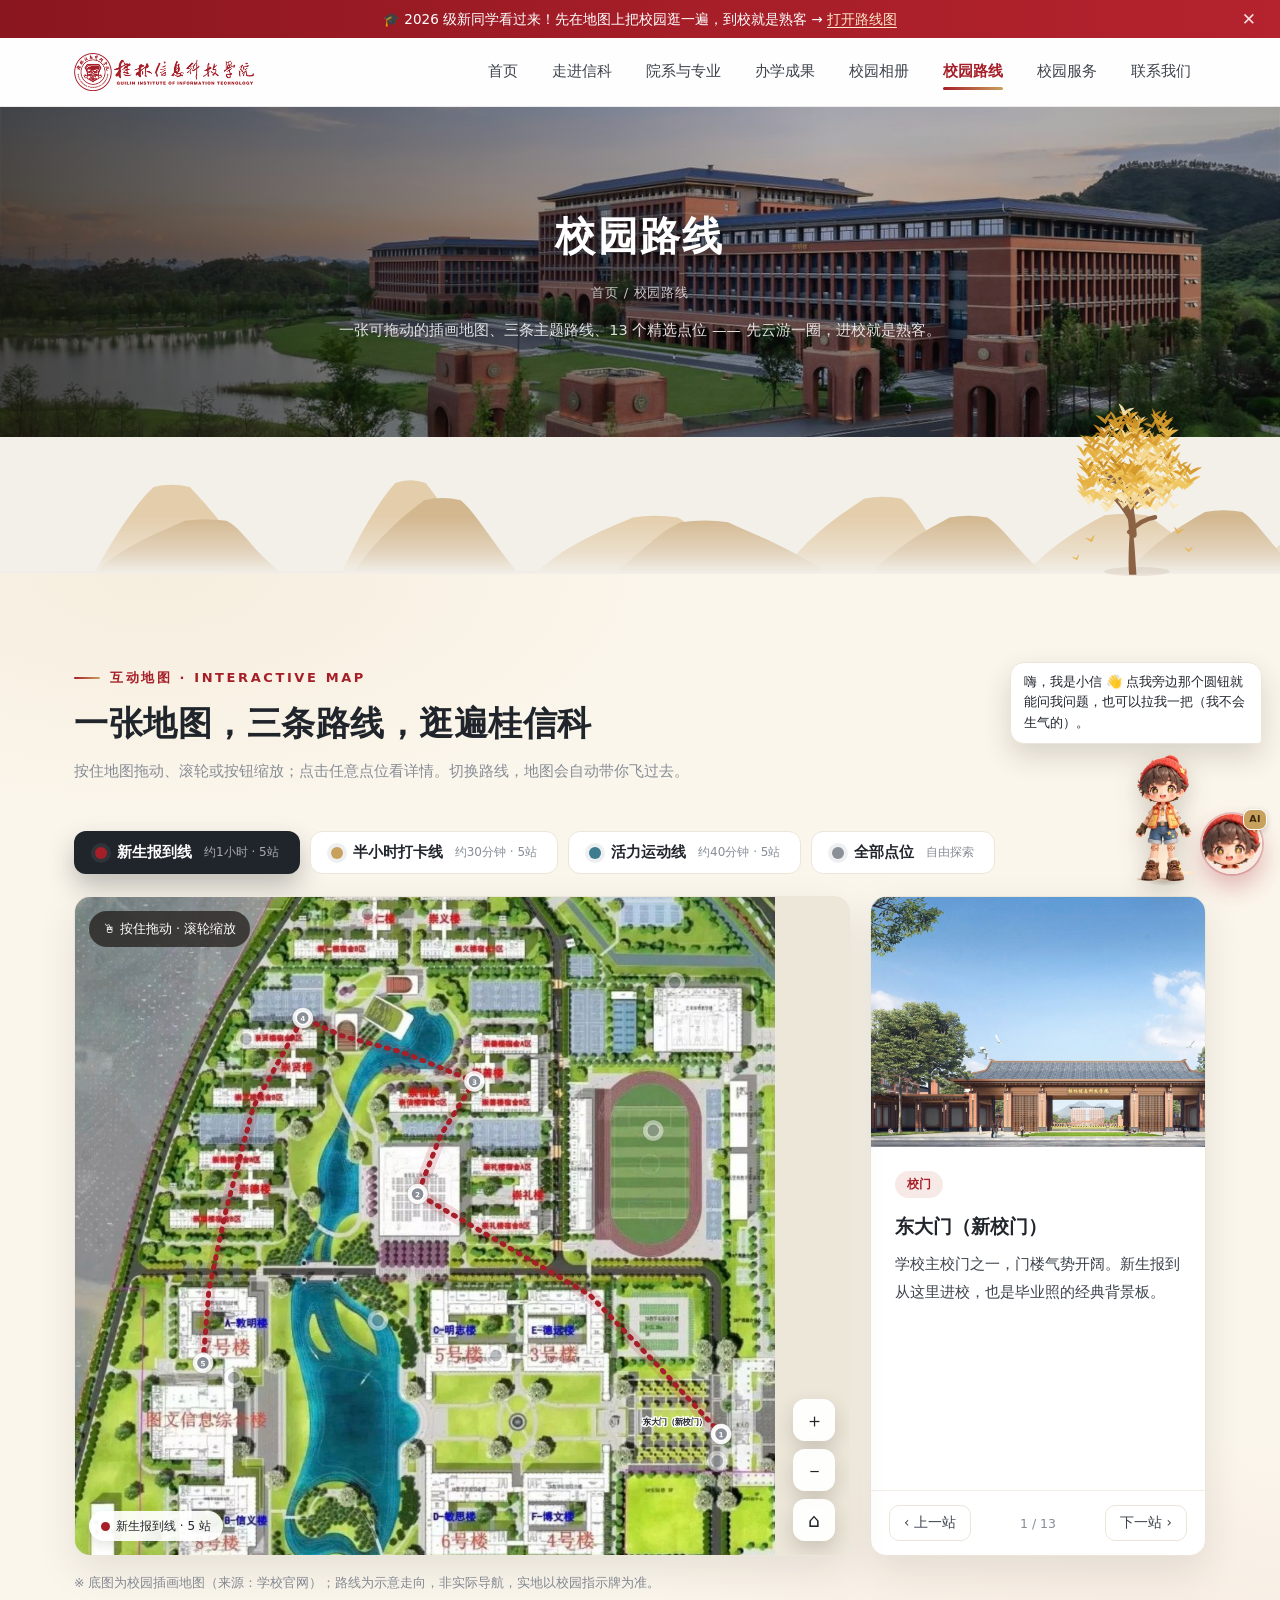
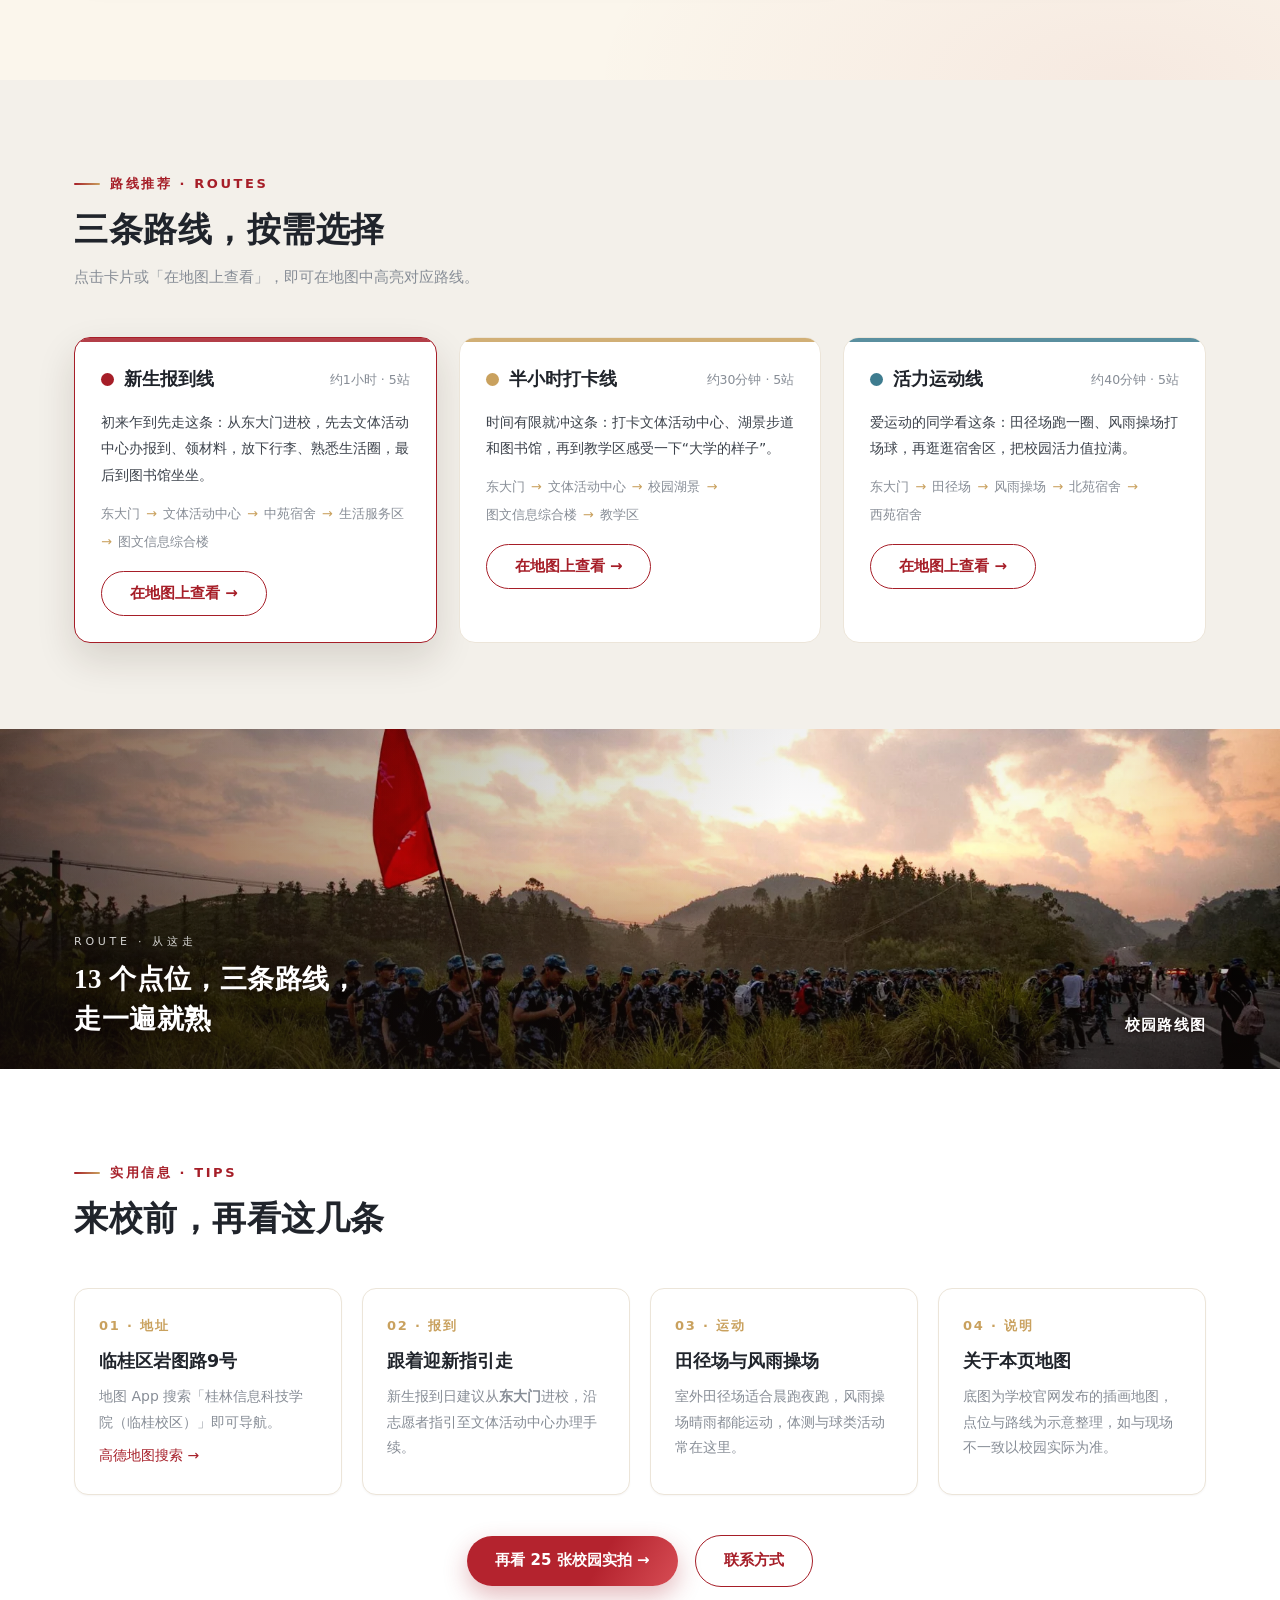
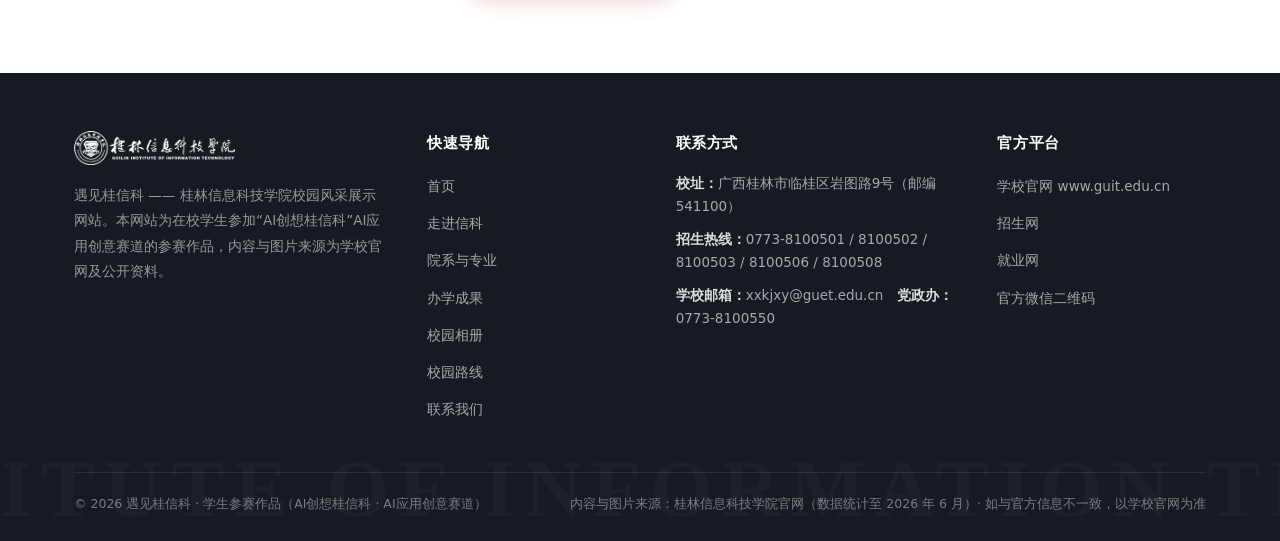
<file: route.html>
<!DOCTYPE html>
<html lang="zh-CN">
<head>
<meta charset="UTF-8">
<meta name="viewport" content="width=device-width, initial-scale=1.0">
<title>校园路线 | 遇见桂信科 · 桂林信息科技学院</title>
<meta name="description" content="桂林信息科技学院互动校园路线图：可拖动的插画地图、三条主题路线、13个精选点位，带你逛遍桂信科。">
<link rel="icon" href="assets/img/favicon.png">
<link rel="preload" as="image" href="assets/img/map/campus-map.jpg">
<link rel="preload" as="image" href="assets/img/map/stop-gate.jpg">
<link rel="stylesheet" href="assets/css/style.css">
<link rel="stylesheet" href="assets/css/polish.css">
<link rel="stylesheet" href="assets/css/assistant.css">
<link rel="stylesheet" href="assets/css/mtn-bg.css">
</head>
<body class="pg-route">

<div class="topbar" id="topbar">
  <div class="container">
    <span>🎓 2026 级新同学看过来！先在地图上把校园逛一遍，到校就是熟客 → <a href="#map">打开路线图</a></span>
    <button class="tb-close" title="关闭" aria-label="关闭">✕</button>
  </div>
</div>

<header class="site-header">
  <div class="container nav">
    <a class="brand" href="index.html"><img src="assets/img/logo-red.png" alt="桂林信息科技学院"></a>
    <nav class="nav-menu">
      <a href="index.html">首页</a>
      <a href="about.html">走进信科</a>
      <a href="majors.html">院系与专业</a>
      <a href="honors.html">办学成果</a>
      <a href="campus.html">校园相册</a>
      <a href="route.html" class="active">校园路线</a>
      <a href="services.html">校园服务</a>
      <a href="contact.html">联系我们</a>
    </nav>
    <button class="nav-burger" aria-label="菜单">☰</button>
  </div>
</header>

<section class="page-hero">
  <img src="assets/img/gallery/fg-5.jpg" alt="桂林信息科技学院校园航拍">
  <div class="container">
    <h1>校园路线</h1>
    <div class="crumb"><a href="index.html">首页</a> / 校园路线</div>
    <p class="p-sub">一张可拖动的插画地图、三条主题路线、13 个精选点位 —— 先云游一圈，进校就是熟客。</p>
  </div>
</section>

<div class="mtn-top" aria-hidden="true">
  <span class="mtn-hills"></span>
  <span class="ginkgo g-sm"></span>
  <span class="ginkgo g-lg"></span>
</div>

<!-- 地图主区 -->
<section class="section tint" id="map">
  <div class="container">
    <div class="sec-head">
      <span class="eyebrow">互动地图 · INTERACTIVE MAP</span>
      <h2 class="sec-title">一张地图，三条路线，逛遍桂信科</h2>
      <p class="sec-sub">按住地图拖动、滚轮或按钮缩放；点击任意点位看详情。切换路线，地图会自动带你飞过去。</p>
    </div>

    <div class="route-tabs" id="routeTabs">
      <button type="button" class="route-tab active" data-route="a"><i style="--rc:#A61E28"></i>新生报到线<small>约1小时 · 5站</small></button>
      <button type="button" class="route-tab" data-route="b"><i style="--rc:#C9A15E"></i>半小时打卡线<small>约30分钟 · 5站</small></button>
      <button type="button" class="route-tab" data-route="c"><i style="--rc:#3E7C8F"></i>活力运动线<small>约40分钟 · 5站</small></button>
      <button type="button" class="route-tab" data-route="all"><i style="--rc:#8A8F98"></i>全部点位<small>自由探索</small></button>
    </div>

    <div class="map-wrap">
      <div class="map-viewport" id="mapViewport">
        <div class="map-stage" id="mapStage">
          <img src="assets/img/map/campus-map.jpg" alt="桂林信息科技学院校园插画地图（来源：学校官网）" draggable="false">
          <svg class="map-svg" id="mapSvg" viewBox="0 0 1295 1275" xmlns="http://www.w3.org/2000/svg"></svg>
        </div>
        <div class="map-hint">🖱 按住拖动 · 滚轮缩放</div>
        <div class="map-zoombar">
          <button type="button" data-z="in" aria-label="放大">＋</button>
          <button type="button" data-z="out" aria-label="缩小">－</button>
          <button type="button" data-z="reset" aria-label="复位">⌂</button>
        </div>
        <div class="map-legend" id="mapLegend"></div>
      </div>
      <aside class="stop-panel">
        <div class="stop-ph" id="stopPh"><span>信</span></div>
        <div class="stop-body">
          <span class="stop-tag" id="stopTag">校门</span>
          <h3 id="stopName">东大门（新校门）</h3>
          <p id="stopDesc">加载中…</p>
        </div>
        <div class="stop-nav">
          <button type="button" id="stopPrev">‹ 上一站</button>
          <span id="stopIdx">1 / 13</span>
          <button type="button" id="stopNext">下一站 ›</button>
        </div>
      </aside>
    </div>
    <p class="map-note">※ 底图为校园插画地图（来源：学校官网）；路线为示意走向，非实际导航，实地以校园指示牌为准。</p>
  </div>
</section>

<!-- 三条路线 -->
<section class="section">
  <div class="container">
    <div class="sec-head">
      <span class="eyebrow">路线推荐 · ROUTES</span>
      <h2 class="sec-title">三条路线，按需选择</h2>
      <p class="sec-sub">点击卡片或「在地图上查看」，即可在地图中高亮对应路线。</p>
    </div>
    <div class="grid-3">
      <article class="route-card" data-route="a">
        <div class="rc-head"><span class="rc-dot" style="--rc:#A61E28"></span><h3>新生报到线</h3><span class="rc-time">约1小时 · 5站</span></div>
        <p>初来乍到先走这条：从东大门进校，先去文体活动中心办报到、领材料，放下行李、熟悉生活圈，最后到图书馆坐坐。</p>
        <div class="rc-stops"><span>东大门</span><b>→</b><span>文体活动中心</span><b>→</b><span>中苑宿舍</span><b>→</b><span>生活服务区</span><b>→</b><span>图文信息综合楼</span></div>
        <button type="button" class="btn btn-line rc-go" data-route="a">在地图上查看 →</button>
      </article>
      <article class="route-card" data-route="b">
        <div class="rc-head"><span class="rc-dot" style="--rc:#C9A15E"></span><h3>半小时打卡线</h3><span class="rc-time">约30分钟 · 5站</span></div>
        <p>时间有限就冲这条：打卡文体活动中心、湖景步道和图书馆，再到教学区感受一下“大学的样子”。</p>
        <div class="rc-stops"><span>东大门</span><b>→</b><span>文体活动中心</span><b>→</b><span>校园湖景</span><b>→</b><span>图文信息综合楼</span><b>→</b><span>教学区</span></div>
        <button type="button" class="btn btn-line rc-go" data-route="b">在地图上查看 →</button>
      </article>
      <article class="route-card" data-route="c">
        <div class="rc-head"><span class="rc-dot" style="--rc:#3E7C8F"></span><h3>活力运动线</h3><span class="rc-time">约40分钟 · 5站</span></div>
        <p>爱运动的同学看这条：田径场跑一圈、风雨操场打场球，再逛逛宿舍区，把校园活力值拉满。</p>
        <div class="rc-stops"><span>东大门</span><b>→</b><span>田径场</span><b>→</b><span>风雨操场</span><b>→</b><span>北苑宿舍</span><b>→</b><span>西苑宿舍</span></div>
        <button type="button" class="btn btn-line rc-go" data-route="c">在地图上查看 →</button>
      </article>
    </div>
  </div>
</section>
<section class="pg-band b-route" aria-label="13 个点位，三条路线，走一遍就熟">
  <div class="pg-in">
    <div class="container">
      <div><div class="pg-kicker">ROUTE · 从这走</div><h2 class="pg-title">13 个点位，三条路线，<br>走一遍就熟</h2></div>
      <div class="pg-note"><b>校园路线图</b></div>
    </div>
  </div>
</section>


<!-- 实用信息 -->
<section class="section white">
  <div class="container">
    <div class="sec-head">
      <span class="eyebrow">实用信息 · TIPS</span>
      <h2 class="sec-title">来校前，再看这几条</h2>
    </div>
    <div class="grid-4">
      <div class="card"><div class="no">01 · 地址</div><h3>临桂区岩图路9号</h3><p>地图 App 搜索「桂林信息科技学院（临桂校区）」即可导航。</p><p style="margin-top:8px"><a href="https://www.amap.com/search?query=%E6%A1%82%E6%9E%97%E4%BF%A1%E6%81%AF%E7%A7%91%E6%8A%80%E5%AD%A6%E9%99%A2" target="_blank" rel="noopener" style="color:var(--red)">高德地图搜索 →</a></p></div>
      <div class="card"><div class="no">02 · 报到</div><h3>跟着迎新指引走</h3><p>新生报到日建议从<b>东大门</b>进校，沿志愿者指引至文体活动中心办理手续。</p></div>
      <div class="card"><div class="no">03 · 运动</div><h3>田径场与风雨操场</h3><p>室外田径场适合晨跑夜跑，风雨操场晴雨都能运动，体测与球类活动常在这里。</p></div>
      <div class="card"><div class="no">04 · 说明</div><h3>关于本页地图</h3><p>底图为学校官网发布的插画地图，点位与路线为示意整理，如与现场不一致以校园实际为准。</p></div>
    </div>
    <div class="sec-more">
      <a class="btn btn-red" href="campus.html">再看 25 张校园实拍 →</a>
      <a class="btn btn-line" href="contact.html" style="margin-left:12px">联系方式</a>
    </div>
  </div>
</section>

<footer class="footer">
  <div class="container">
    <div class="f-grid">
      <div class="f-brand">
        <img src="assets/img/logo-white.png" alt="桂林信息科技学院">
        <p>遇见桂信科 —— 桂林信息科技学院校园风采展示网站。本网站为在校学生参加“AI创想桂信科”AI应用创意赛道的参赛作品，内容与图片来源为学校官网及公开资料。</p>
      </div>
      <div>
        <div class="f-title">快速导航</div>
        <ul class="f-links">
          <li><a href="index.html">首页</a></li>
          <li><a href="about.html">走进信科</a></li>
          <li><a href="majors.html">院系与专业</a></li>
          <li><a href="honors.html">办学成果</a></li>
          <li><a href="campus.html">校园相册</a></li>
          <li><a href="route.html">校园路线</a></li>
          <li><a href="contact.html">联系我们</a></li>
        </ul>
      </div>
      <div>
        <div class="f-title">联系方式</div>
        <ul class="f-contact">
          <li><b>校址：</b>广西桂林市临桂区岩图路9号（邮编 541100）</li>
          <li><b>招生热线：</b>0773-8100501 / 8100502 / 8100503 / 8100506 / 8100508</li>
          <li><b>学校邮箱：</b>xxkjxy@guet.edu.cn　<b>党政办：</b>0773-8100550</li>
        </ul>
      </div>
      <div>
        <div class="f-title">官方平台</div>
        <ul class="f-links">
          <li><a href="https://www.guit.edu.cn/" target="_blank" rel="noopener">学校官网 www.guit.edu.cn</a></li>
          <li><a href="https://www.guit.edu.cn/zs/" target="_blank" rel="noopener">招生网</a></li>
          <li><a href="https://www.guit.edu.cn/xjy/" target="_blank" rel="noopener">就业网</a></li>
          <li><a href="contact.html">官方微信二维码</a></li>
        </ul>
      </div>
    </div>
    <div class="f-bottom">
      <span>© <span class="js-year">2026</span> 遇见桂信科 · 学生参赛作品（AI创想桂信科 · AI应用创意赛道）</span>
      <span>内容与图片来源：桂林信息科技学院官网（数据统计至 2026 年 6 月）· 如与官方信息不一致，以学校官网为准</span>
    </div>
  </div>
</footer>

<button class="backtop" aria-label="返回顶部">↑</button>
<script src="assets/js/main.js"></script>
<script src="assets/js/route.js"></script>
<script src="assets/js/assistant.js"></script>
</body>
</html>
</file>
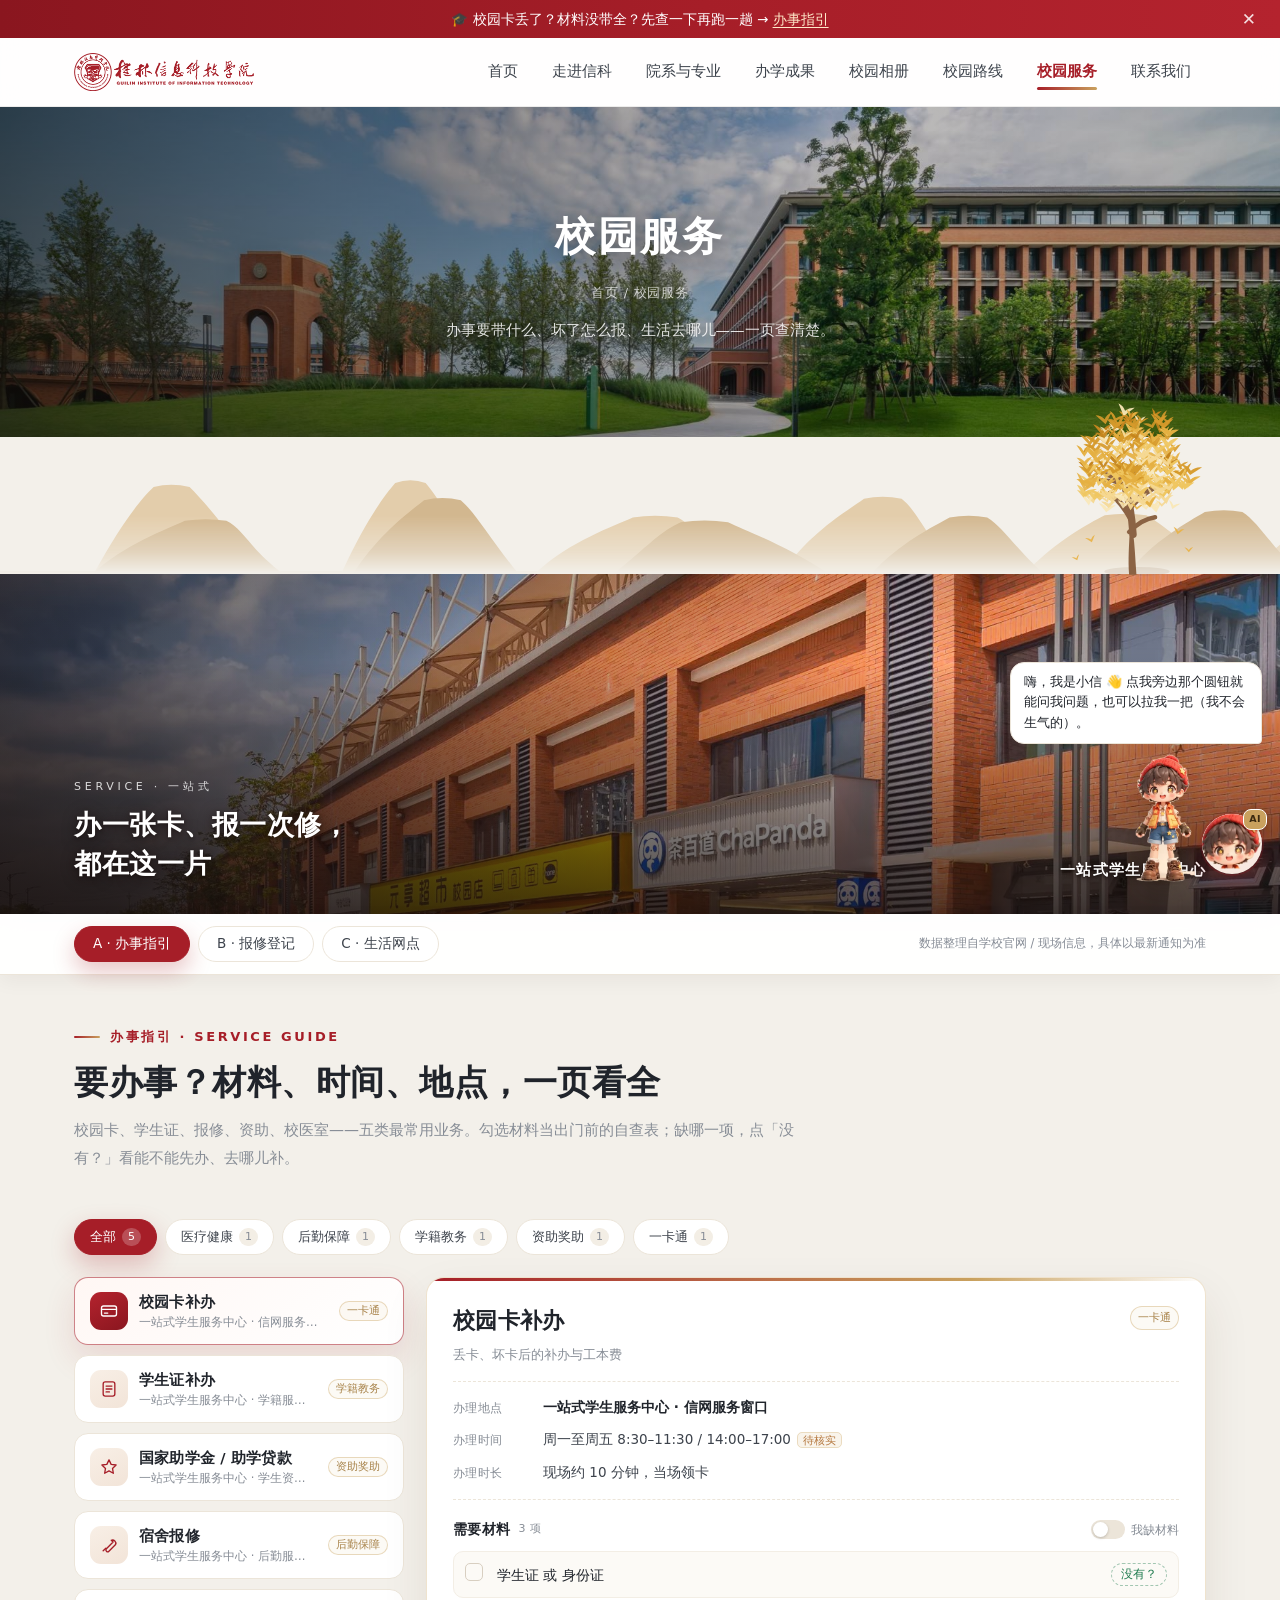
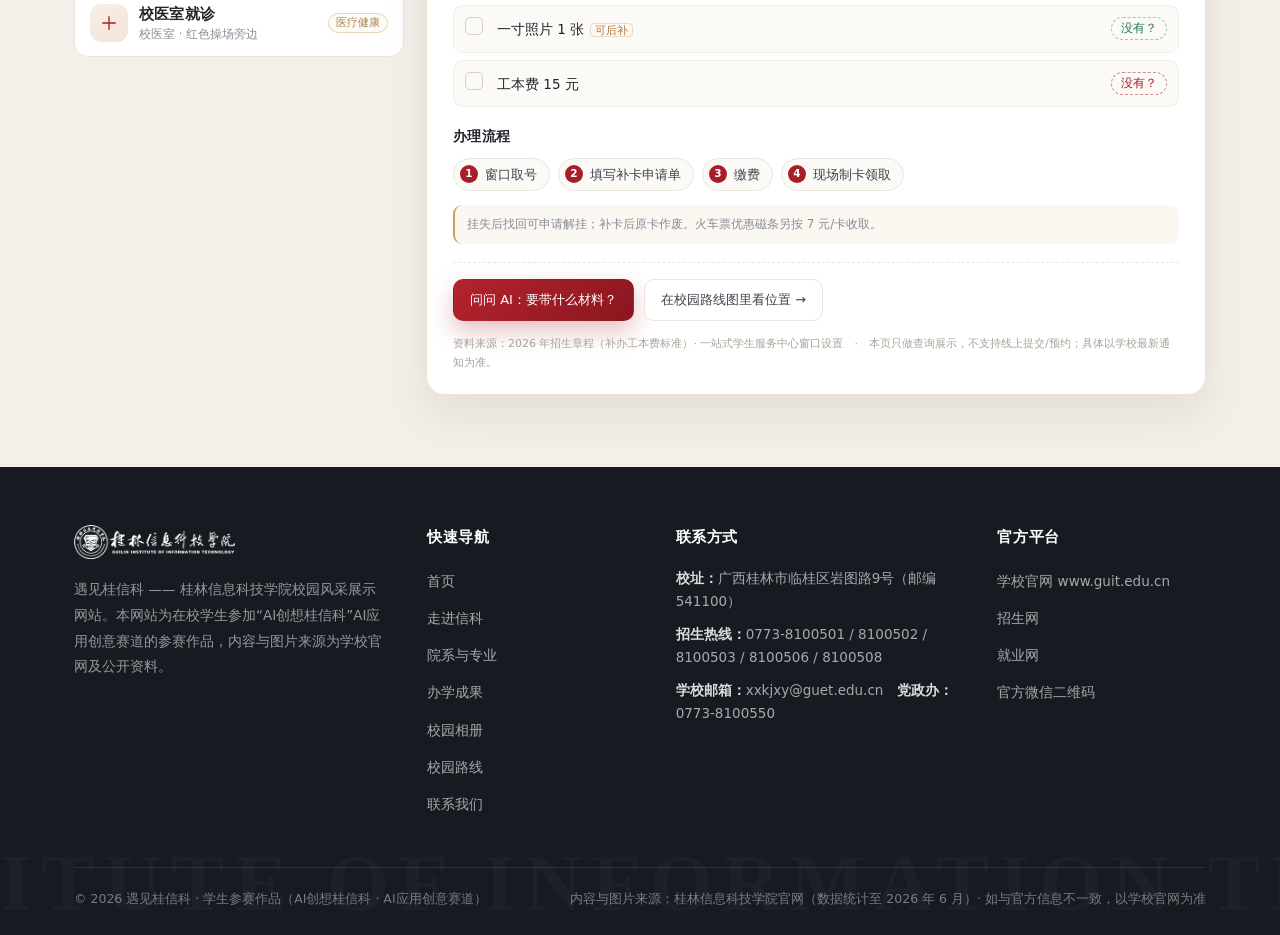
<file: services.html>
<!DOCTYPE html>
<html lang="zh-CN">
<head>
<meta charset="UTF-8">
<meta name="viewport" content="width=device-width, initial-scale=1.0">
<title>校园服务 | 遇见桂信科 · 桂林信息科技学院</title>
<meta name="description" content="桂信科校园服务：办事指引（材料/时间/地点）、报修登记与进度看板、生活服务网点与常用电话。">
<link rel="icon" href="assets/img/favicon.png">
<link rel="stylesheet" href="assets/css/style.css">
<link rel="stylesheet" href="assets/css/polish.css">
<link rel="stylesheet" href="assets/css/assistant.css">
<link rel="stylesheet" href="assets/css/mtn-bg.css">
<link rel="stylesheet" href="assets/css/services.css">
<link rel="stylesheet" href="assets/css/repair.css">
<link rel="stylesheet" href="assets/css/services-page.css">
</head>
<body class="pg-services">

<div class="topbar" id="topbar">
  <div class="container">
    <span>🎓 校园卡丢了？材料没带全？先查一下再跑一趟 → <a href="#tab-a">办事指引</a></span>
    <button class="tb-close" title="关闭" aria-label="关闭">✕</button>
  </div>
</div>

<header class="site-header">
  <div class="container nav">
    <a class="brand" href="index.html"><img src="assets/img/logo-red.png" alt="桂林信息科技学院"></a>
    <nav class="nav-menu">
      <a href="index.html">首页</a>
      <a href="about.html">走进信科</a>
      <a href="majors.html">院系与专业</a>
      <a href="honors.html">办学成果</a>
      <a href="campus.html">校园相册</a>
      <a href="route.html">校园路线</a>
      <a href="services.html" class="active">校园服务</a>
      <a href="contact.html">联系我们</a>
    </nav>
    <button class="nav-burger" aria-label="菜单">☰</button>
  </div>
</header>

<section class="page-hero">
  <img src="assets/img/banner-b.jpg" alt="桂林信息科技学院校园">
  <div class="container">
    <h1>校园服务</h1>
    <div class="crumb"><a href="index.html">首页</a> / 校园服务</div>
    <p class="p-sub">办事要带什么、坏了怎么报、生活去哪儿——一页查清楚。</p>
  </div>
</section>

<div class="mtn-top" aria-hidden="true">
  <span class="mtn-hills"></span>
  <span class="ginkgo g-sm"></span>
  <span class="ginkgo g-lg"></span>
</div>

<section class="pg-band bright b-services" aria-label="办一张卡、报一次修，都在这一片">
  <div class="pg-in">
    <div class="container">
      <div><div class="pg-kicker">SERVICE · 一站式</div><h2 class="pg-title">办一张卡、报一次修，<br>都在这一片</h2></div>
      <div class="pg-note"><b>一站式学生服务中心</b></div>
    </div>
  </div>
</section>

<div class="svc-tabbar" id="svcTabbar">
  <div class="container">
    <nav class="svc-tabs" role="tablist" aria-label="校园服务分类">
      <button type="button" class="svc-tab on" data-target="tab-a" role="tab" aria-selected="true">A · 办事指引</button>
      <button type="button" class="svc-tab" data-target="tab-b" role="tab" aria-selected="false">B · 报修登记</button>
      <button type="button" class="svc-tab" data-target="tab-c" role="tab" aria-selected="false">C · 生活网点</button>
    </nav>
    <span class="svc-tab-note">数据整理自学校官网 / 现场信息，具体以最新通知为准</span>
  </div>
</div>

<!-- ========== A · 办事指引 ========== -->
<section class="section svc-panel" id="tab-a" data-panel>
  <div class="container" id="services">
    <div class="sec-head">
      <span class="eyebrow">办事指引 · SERVICE GUIDE</span>
      <h2 class="sec-title">要办事？材料、时间、地点，一页看全</h2>
      <p class="sec-sub">校园卡、学生证、报修、资助、校医室——五类最常用业务。勾选材料当出门前的自查表；缺哪一项，点「没有？」看能不能先办、去哪儿补。</p>
    </div>
    <div class="svc-cats" id="svcCats"></div>
    <div class="svc-wrap">
      <div class="svc-list" id="svcList" aria-label="业务清单"></div>
      <div class="svc-detail" id="svcDetail" aria-live="polite"></div>
    </div>
  </div>
</section>

<!-- ========== B · 报修登记 ========== -->
<section class="section svc-panel" id="tab-b" data-panel hidden>
  <div class="container" id="repair">
    <div class="sec-head">
      <span class="eyebrow">报修登记 · REPAIR</span>
      <h2 class="sec-title">坏了就报，进度看得见</h2>
      <p class="sec-sub">宿舍桌椅、灯管、空调、门锁、机房设备——拍照上传，AI 帮你认出是什么故障、把描述写清楚；提交后在看板上跟进度。</p>
    </div>

    <div class="rp-kpi" id="rpKpi"></div>

    <div class="rp-wrap">
      <section class="rp-card">
        <h3>提交报修</h3>
        <p class="rp-sub">一分钟填完，师傅按单上门</p>

        <div class="rp-field">
          <label class="rp-lbl" for="rpArea">位置<b>*</b></label>
          <div class="rp-row">
            <select class="rp-select" id="rpArea" style="max-width:154px">
              <option>中苑宿舍</option><option>北苑宿舍</option><option>西苑宿舍</option>
              <option>博文楼</option><option>崇德楼</option><option>知行楼</option>
              <option>机房</option><option>食堂</option><option>公共区域</option>
            </select>
            <input class="rp-input" id="rpAreaSub" placeholder="楼栋 / 房间号，例如 3 栋 402">
          </div>
        </div>

        <div class="rp-field">
          <span class="rp-lbl">故障类型</span>
          <div class="rp-types" id="rpTypes"></div>
        </div>

        <div class="rp-field">
          <label class="rp-lbl" for="rpDesc">故障描述<b>*</b></label>
          <textarea class="rp-area" id="rpDesc" placeholder="例如：书桌抽屉滑轨断了，抽屉掉下来卡住"></textarea>
        </div>

        <div class="rp-field">
          <span class="rp-lbl">现场照片（可选，AI 能自动识别）</span>
          <label class="rp-upload" for="rpFile">
            <svg width="18" height="18" viewBox="0 0 24 24" fill="none" stroke="currentColor" stroke-width="1.6" stroke-linecap="round"><path d="M12 16V4m0 0L7.5 8.5M12 4l4.5 4.5"/><path d="M4 16v2a2 2 0 002 2h12a2 2 0 002-2v-2"/></svg>
            点这里上传照片
            <input type="file" id="rpFile" accept="image/*">
          </label>
          <div class="rp-preview" id="rpPreview">
            <img alt="现场照片预览">
            <button type="button" class="rp-clear" id="rpClear" aria-label="移除照片">✕</button>
          </div>
          <button type="button" class="rp-ai" id="rpAi">✨ AI 识别故障并生成描述</button>
          <p class="rp-ai-msg" id="rpAiMsg"></p>
        </div>

        <div class="rp-field">
          <span class="rp-lbl">紧急程度</span>
          <div class="rp-types">
            <button type="button" class="rp-type urg on" data-u="普通">普通 · 不影响安全</button>
            <button type="button" class="rp-type urg" data-u="紧急">紧急 · 漏水 / 断电 / 安全隐患</button>
          </div>
        </div>

        <button type="button" class="rp-submit" id="rpSubmit">提交报修（本地记录）</button>
        <p class="rp-hint" id="rpFormMsg">演示用：报修单只保存在本机浏览器，不会推送到后勤系统。</p>
      </section>

      <section class="rp-card">
        <div class="rp-board-head">
          <h3 style="margin:0">报修看板</h3>
          <div class="rp-tabs">
            <button type="button" class="rp-tab on" data-st="全部">全部</button>
            <button type="button" class="rp-tab" data-st="待处理">待处理</button>
            <button type="button" class="rp-tab" data-st="处理中">处理中</button>
            <button type="button" class="rp-tab" data-st="已完成">已完成</button>
          </div>
        </div>
        <div class="rp-list" id="rpList"></div>
      </section>
    </div>

    <p class="rp-foot">Demo 边界：报修单仅本地记录与展示（localStorage），状态可点击推进用于演示流程；<b>不推送后勤系统、不做消息通知</b>。正式使用需对接学校后勤工单系统。</p>
  </div>
</section>

<!-- ========== C · 生活网点 ========== -->
<section class="section svc-panel" id="tab-c" data-panel hidden>
  <div class="container">
    <div class="sec-head">
      <span class="eyebrow">生活网点 · ON CAMPUS</span>
      <h2 class="sec-title">吃、买、寄、印、充值，都在哪儿</h2>
      <p class="sec-sub">校园里的生活服务点位与常用电话。具体营业时间以现场公示为准，我们会持续补充。</p>
    </div>

    <div class="sp-grid">
      <article class="sp-card">
        <span class="sp-ico"><svg viewBox="0 0 24 24" fill="none" stroke="currentColor" stroke-width="1.6" stroke-linecap="round"><path d="M4 10h16M5 10a7 7 0 0114 0"/><path d="M6 10v9h12v-9"/><path d="M9.5 14h5"/></svg></span>
        <h3>学生食堂</h3>
        <div class="sp-sub">CANTEEN</div>
        <p>校园内设多个食堂与档口，午餐、晚餐高峰人流集中，建议错峰 15 分钟。</p>
        <span class="sp-tag">营业时间以现场公示为准</span>
      </article>

      <article class="sp-card">
        <span class="sp-ico"><svg viewBox="0 0 24 24" fill="none" stroke="currentColor" stroke-width="1.6" stroke-linecap="round"><path d="M4 9h16l-1.2 9.2a2 2 0 01-2 1.8H7.2a2 2 0 01-2-1.8L4 9z"/><path d="M9 9V6.5a3 3 0 016 0V9"/></svg></span>
        <h3>校园超市</h3>
        <div class="sp-sub">SUPERMARKET</div>
        <p>教学楼下生活服务街设有超市，日常用品、零食饮料、文具都能买到。</p>
        <span class="sp-tag">生活服务街</span>
      </article>

      <article class="sp-card">
        <span class="sp-ico"><svg viewBox="0 0 24 24" fill="none" stroke="currentColor" stroke-width="1.6" stroke-linecap="round"><path d="M3 8.5l9-4.5 9 4.5-9 4.5-9-4.5z"/><path d="M3 8.5V16l9 4.5 9-4.5V8.5"/><path d="M12 13v7.5"/></svg></span>
        <h3>快递收发</h3>
        <div class="sp-sub">PARCEL</div>
        <p>校园快递点集中收发，取件带取件码；大件建议错开中午高峰。</p>
        <span class="sp-tag">点位以短信通知为准</span>
      </article>

      <article class="sp-card">
        <span class="sp-ico"><svg viewBox="0 0 24 24" fill="none" stroke="currentColor" stroke-width="1.6" stroke-linecap="round"><path d="M7 8V4h10v4"/><rect x="4" y="8" width="16" height="8" rx="1.6"/><path d="M7 16h10v4H7z"/></svg></span>
        <h3>打印复印</h3>
        <div class="sp-sub">PRINT</div>
        <p>论文、证明材料、报名表都能打印复印，现场可扫码付款。</p>
        <span class="sp-tag">商业街</span>
      </article>

      <article class="sp-card">
        <span class="sp-ico"><svg viewBox="0 0 24 24" fill="none" stroke="currentColor" stroke-width="1.6" stroke-linecap="round"><rect x="3" y="6" width="18" height="12" rx="2.5"/><path d="M3 10h18"/><path d="M6.5 14.5h4"/></svg></span>
        <h3>一卡通充值</h3>
        <div class="sp-sub">CAMPUS CARD</div>
        <p>充值、挂失、补办都在一站式学生服务中心「信网服务」窗口，补卡工本费 15 元。</p>
        <span class="sp-tag">一站式服务中心</span>
      </article>

      <article class="sp-card">
        <span class="sp-ico"><svg viewBox="0 0 24 24" fill="none" stroke="currentColor" stroke-width="1.6" stroke-linecap="round"><path d="M12 4.5v15M4.5 12h15"/></svg></span>
        <h3>校医室</h3>
        <div class="sp-sub">CLINIC</div>
        <p>位置在红色操场旁边，日常门诊、简单处置与转诊都可以在这里处理。</p>
        <span class="sp-tag">9:00–12:00 / 14:00–20:00</span>
      </article>
    </div>

    <div class="sp-phones">
      <h3>常用电话</h3>
      <div class="sp-phone-list">
        <div class="sp-phone"><b>党委学生工作部（教育管理 / 资助 / 档案）</b><span>0773-8100530</span></div>
        <div class="sp-phone"><b>学生工作部办公室</b><span>0773-8100529</span></div>
        <div class="sp-phone"><b>心理咨询室</b><span>0773-8100525</span></div>
        <div class="sp-phone"><b>校团委办公室</b><span>0773-8100527</span></div>
      </div>
      <p class="sp-note">以上电话来自学校官网「党委学生工作部」页面；招生咨询请拨 0773-8100501～8100508。后勤维修值班电话以宿舍楼内公示为准。</p>
    </div>
  </div>
</section>

<footer class="footer">
  <div class="container">
    <div class="f-grid">
      <div class="f-brand">
        <img src="assets/img/logo-white.png" alt="桂林信息科技学院">
        <p>遇见桂信科 —— 桂林信息科技学院校园风采展示网站。本网站为在校学生参加“AI创想桂信科”AI应用创意赛道的参赛作品，内容与图片来源为学校官网及公开资料。</p>
      </div>
      <div>
        <div class="f-title">快速导航</div>
        <ul class="f-links">
          <li><a href="index.html">首页</a></li>
          <li><a href="about.html">走进信科</a></li>
          <li><a href="majors.html">院系与专业</a></li>
          <li><a href="honors.html">办学成果</a></li>
          <li><a href="campus.html">校园相册</a></li>
          <li><a href="route.html">校园路线</a></li>
          <li><a href="contact.html">联系我们</a></li>
        </ul>
      </div>
      <div>
        <div class="f-title">联系方式</div>
        <ul class="f-contact">
          <li><b>校址：</b>广西桂林市临桂区岩图路9号（邮编 541100）</li>
          <li><b>招生热线：</b>0773-8100501 / 8100502 / 8100503 / 8100506 / 8100508</li>
          <li><b>学校邮箱：</b>xxkjxy@guet.edu.cn　<b>党政办：</b>0773-8100550</li>
        </ul>
      </div>
      <div>
        <div class="f-title">官方平台</div>
        <ul class="f-links">
          <li><a href="https://www.guit.edu.cn/" target="_blank" rel="noopener">学校官网 www.guit.edu.cn</a></li>
          <li><a href="https://www.guit.edu.cn/zs/" target="_blank" rel="noopener">招生网</a></li>
          <li><a href="https://www.guit.edu.cn/xjy/" target="_blank" rel="noopener">就业网</a></li>
          <li><a href="contact.html">官方微信二维码</a></li>
        </ul>
      </div>
    </div>
    <div class="f-bottom">
      <span>© <span class="js-year">2026</span> 遇见桂信科 · 学生参赛作品（AI创想桂信科 · AI应用创意赛道）</span>
      <span>内容与图片来源：桂林信息科技学院官网（数据统计至 2026 年 6 月）· 如与官方信息不一致，以学校官网为准</span>
    </div>
  </div>
</footer>

<button class="backtop" aria-label="返回顶部">↑</button>
<script src="assets/js/main.js"></script>
<script src="assets/js/route.js"></script>
<script src="assets/js/assistant.js"></script>

<script src="assets/js/main.js"></script>
<script src="assets/js/assistant.js"></script>
<script src="assets/js/services.js"></script>
<script src="assets/js/repair.js"></script>
<script src="assets/js/services-page.js"></script>
</body>
</html>
</file>
<file: assets/css/style.css>
/* ============================================================
   遇见桂信科 · 桂林信息科技学院校园风采展示网站
   样式系统 style.css
   ============================================================ */

:root{
  --red:#A61E28;
  --red-2:#8A161F;
  --red-3:#C0392B;
  --red-soft:#F7E9E6;
  --gold:#C9A15E;
  --gold-2:#A8834A;
  --gold-soft:#EBDCBE;
  --ink:#20242B;
  --ink-2:#2B3038;
  --text:#3D434C;
  --muted:#878D96;
  --paper:#FAF7F1;
  --card:#FFFFFF;
  --line:#ECE5D9;
  --line-2:#F3EEE5;
  --shadow-s:0 4px 14px rgba(40,28,16,.06);
  --shadow-m:0 14px 38px rgba(40,28,16,.10);
  --radius:14px;
  --radius-s:10px;
  --w:1180px;
  --font-sans:"Microsoft YaHei","PingFang SC","Noto Sans SC","Source Han Sans SC",system-ui,-apple-system,"Segoe UI",Arial,sans-serif;
  --font-serif:"Songti SC","Noto Serif SC","Source Han Serif SC","SimSun",serif;
  --font-kai:"KaiTi","STKaiti","楷体","Kaiti SC",serif;
}

*{margin:0;padding:0;box-sizing:border-box}
html{scroll-behavior:smooth}
body{
  font-family:var(--font-sans);
  color:var(--text);
  background:var(--paper);
  line-height:1.7;
  -webkit-font-smoothing:antialiased;
}
img{display:block;max-width:100%}
a{color:inherit;text-decoration:none}
ul{list-style:none}
button{font-family:inherit;cursor:pointer}
::selection{background:rgba(166,30,40,.85);color:#fff}

.container{max-width:var(--w);margin:0 auto;padding:0 24px}

/* ---------- 顶部公告条 ---------- */
.topbar{
  background:linear-gradient(90deg,var(--red-2),var(--red) 55%,#B4232E);
  color:#fff;font-size:13.5px;position:relative;z-index:60;
}
.topbar .container{display:flex;align-items:center;justify-content:center;gap:10px;min-height:38px;padding-top:6px;padding-bottom:6px}
.topbar a{color:#FFE9C9;text-decoration:underline;text-underline-offset:3px}
.topbar a:hover{color:#fff}
.tb-close{
  position:absolute;right:18px;top:50%;transform:translateY(-50%);
  background:none;border:0;color:rgba(255,255,255,.85);font-size:17px;line-height:1;
  padding:4px 6px;border-radius:6px;
}
.tb-close:hover{background:rgba(255,255,255,.15);color:#fff}

/* ---------- 页头导航 ---------- */
.site-header{
  position:sticky;top:0;z-index:50;
  background:rgba(255,255,255,.93);
  -webkit-backdrop-filter:blur(12px);backdrop-filter:blur(12px);
  border-bottom:1px solid rgba(32,28,20,.08);
  transition:box-shadow .25s;
}
.site-header.scrolled{box-shadow:0 6px 24px rgba(40,28,16,.08)}
.nav{display:flex;align-items:center;justify-content:space-between;height:68px}
.brand{display:flex;align-items:center;gap:12px}
.brand img{height:38px;width:auto}
.nav-menu{display:flex;gap:4px}
.nav-menu a{
  display:block;padding:9px 15px;border-radius:9px;
  color:var(--text);font-size:15px;font-weight:500;
  transition:color .2s,background .2s;position:relative;
}
.nav-menu a:hover{color:var(--red);background:var(--red-soft)}
.nav-menu a.active{color:var(--red);font-weight:700}
.nav-menu a.active::after{
  content:"";position:absolute;left:15px;right:15px;bottom:4px;height:3px;
  border-radius:3px;background:linear-gradient(90deg,var(--red),var(--gold));
}
.nav-burger{
  display:none;background:none;border:1px solid var(--line);
  width:42px;height:42px;border-radius:10px;color:var(--ink);font-size:20px;
}

/* ---------- 主视觉 hero ---------- */
.hero{
  position:relative;min-height:min(88vh,800px);
  display:flex;align-items:flex-end;overflow:hidden;background:#26303E;
}
.hero-bg{position:absolute;inset:0;width:100%;height:100%;object-fit:cover;object-position:center 38%}
.hero::after{
  content:"";position:absolute;inset:0;
  background:
    linear-gradient(to top, rgba(18,14,12,.68) 0%, rgba(18,14,12,.18) 46%, rgba(18,14,12,.16) 100%),
    radial-gradient(1200px 500px at 18% 90%, rgba(120,16,24,.38), transparent 60%);
}
.hero .container{position:relative;z-index:2;padding-bottom:66px;color:#fff}
.hero-kicker{
  display:inline-flex;align-items:center;gap:10px;
  background:rgba(255,255,255,.14);border:1px solid rgba(255,255,255,.28);
  -webkit-backdrop-filter:blur(6px);backdrop-filter:blur(6px);
  padding:7px 18px;border-radius:999px;font-size:13.5px;letter-spacing:.06em;
  color:#FFEED2;
}
.hero-kicker .dot{width:7px;height:7px;border-radius:50%;background:#FFD98E;box-shadow:0 0 10px #FFD98E}
.hero h1{
  font-family:var(--font-serif);
  font-size:clamp(38px,5.8vw,66px);
  font-weight:700;letter-spacing:.04em;line-height:1.18;
  margin:20px 0 6px;text-shadow:0 6px 34px rgba(0,0,0,.42);
}
.hero-en{
  font-size:12.5px;letter-spacing:.34em;color:rgba(255,255,255,.82);
  text-transform:uppercase;font-weight:400;
}
.hero-motto{
  font-family:var(--font-kai);
  margin-top:18px;font-size:clamp(17px,2vw,23px);
  letter-spacing:.3em;color:#F3D9A6;text-shadow:0 2px 16px rgba(0,0,0,.4);
}
.hero .hero-actions{display:flex;gap:14px;flex-wrap:wrap;margin-top:30px}
.hero-chips{display:flex;gap:12px;flex-wrap:wrap;margin-top:30px}
.hero-chips .chip{
  -webkit-backdrop-filter:blur(6px);backdrop-filter:blur(6px);
  background:rgba(255,255,255,.13);border:1px solid rgba(255,255,255,.26);
  color:#fff;padding:8px 17px;border-radius:999px;font-size:13.5px;
}
.hero-scroll{
  position:absolute;left:50%;bottom:14px;transform:translateX(-50%);z-index:3;
  color:rgba(255,255,255,.7);font-size:12px;letter-spacing:.24em;text-align:center;
}
.hero-scroll::after{
  content:"";display:block;width:1px;height:26px;margin:8px auto 0;
  background:linear-gradient(rgba(255,255,255,.75),transparent);
  animation:drop 1.8s ease-in-out infinite;
}
@keyframes drop{0%{transform:scaleY(.3);transform-origin:top}55%{transform:scaleY(1)}100%{transform:scaleY(.3);transform-origin:top}}

/* ---------- 按钮 ---------- */
.btn{
  display:inline-flex;align-items:center;justify-content:center;gap:9px;
  padding:12px 28px;border-radius:999px;font-weight:600;font-size:15px;
  border:0;transition:transform .22s,box-shadow .22s,background .22s,color .22s;
  white-space:nowrap;
}
.btn-red{
  background:linear-gradient(135deg,#B4232E,#8A161F);color:#fff;
  box-shadow:0 10px 24px rgba(166,30,40,.30);
}
.btn-red:hover{transform:translateY(-2px);box-shadow:0 14px 30px rgba(166,30,40,.38)}
.btn-ghost{border:1.5px solid rgba(255,255,255,.72);color:#fff;background:rgba(255,255,255,.06)}
.btn-ghost:hover{background:rgba(255,255,255,.16);transform:translateY(-2px)}
.btn-line{border:1.5px solid var(--red);color:var(--red);background:transparent}
.btn-line:hover{background:var(--red-soft);transform:translateY(-2px)}
.btn-gold{border:1.5px solid var(--gold);color:var(--gold-2);background:transparent}
.btn-gold:hover{background:#FBF3E3;transform:translateY(-2px)}

/* ---------- 通用区块 ---------- */
.section{padding:86px 0}
.section.tight{padding:64px 0}
.section.white{background:#fff}
.section.dark{background:var(--ink);color:rgba(255,255,255,.8)}
.sec-head{margin-bottom:46px}
.sec-head.center{text-align:center}
.sec-head.center .eyebrow{justify-content:center}
.eyebrow{
  display:inline-flex;align-items:center;gap:10px;
  color:var(--red);font-weight:700;font-size:13px;letter-spacing:.2em;
}
.eyebrow::before{content:"";width:26px;height:2px;border-radius:2px;background:linear-gradient(90deg,var(--red),var(--gold))}
.sec-title{
  font-size:clamp(24px,3.2vw,34px);color:var(--ink);
  margin:12px 0 10px;font-weight:800;letter-spacing:.01em;line-height:1.35;
}
.dark .sec-title{color:#fff}
.sec-sub{color:var(--muted);max-width:760px;font-size:15px}
.sec-head.center .sec-sub{margin:0 auto}
.sec-more{margin-top:40px;text-align:center}

/* ---------- 数据速览 ---------- */
.stats{background:var(--ink);position:relative}
.stats::before{
  content:"";position:absolute;top:0;left:0;right:0;height:3px;
  background:linear-gradient(90deg,var(--red),var(--gold),var(--red));
}
.stats-grid{display:grid;grid-template-columns:repeat(6,1fr);padding:46px 0}
.stat{text-align:center;color:#fff;position:relative;padding:6px 10px}
.stat+.stat::before{
  content:"";position:absolute;left:0;top:14%;bottom:14%;width:1px;
  background:linear-gradient(rgba(255,255,255,.02),rgba(255,255,255,.16),rgba(255,255,255,.02));
}
.stat .num{
  font-size:clamp(26px,3vw,38px);font-weight:800;letter-spacing:.02em;
  font-variant-numeric:tabular-nums;line-height:1.2;
  background:linear-gradient(180deg,#fff,#E8D5AF);
  -webkit-background-clip:text;background-clip:text;-webkit-text-fill-color:transparent;color:#fff;
}
.stat .num .unit{font-size:15px;font-weight:600;margin-left:3px;-webkit-text-fill-color:#C9A15E}
.stat .lbl{color:rgba(255,255,255,.6);font-size:13.5px;margin-top:7px}

/* ---------- 卡片网格 ---------- */
.grid-2{display:grid;grid-template-columns:1fr 1fr;gap:26px}
.grid-3{display:grid;grid-template-columns:repeat(3,1fr);gap:22px}
.grid-4{display:grid;grid-template-columns:repeat(4,1fr);gap:20px}
.grid-2x4{display:grid;grid-template-columns:repeat(4,1fr);gap:20px}

.card{
  background:var(--card);border:1px solid var(--line);border-radius:var(--radius);
  padding:26px 24px;transition:transform .28s,box-shadow .28s,border-color .28s;
  position:relative;overflow:hidden;
}
.card:hover{transform:translateY(-5px);box-shadow:var(--shadow-m);border-color:#E3C9C4}
.card .no{
  font-size:13px;font-weight:800;letter-spacing:.14em;color:var(--gold);
  font-variant-numeric:tabular-nums;
}
.card h3{color:var(--ink);font-size:17.5px;margin:10px 0 8px;font-weight:700}
.card p{color:var(--muted);font-size:14px;line-height:1.8}
.card .tagline{color:var(--gold-2);font-size:12.5px;letter-spacing:.08em;margin-top:12px}

/* 学院卡 */
.college-card .count{
  position:absolute;top:18px;right:20px;font-size:12px;
  color:var(--red);background:var(--red-soft);border-radius:999px;padding:3px 11px;font-weight:700;
}
.college-card .majors{margin-top:14px;display:flex;flex-wrap:wrap;gap:8px}
.college-card .majors span{
  font-size:12.5px;color:var(--text);background:var(--line-2);
  border:1px solid var(--line);padding:3px 11px;border-radius:999px;
}
.college-card .majors span.hot{color:var(--red);border-color:#E9C8C4;background:var(--red-soft)}

/* ---------- 走进信科（首页分栏） ---------- */
.about-split{display:grid;grid-template-columns:1.06fr .94fr;gap:56px;align-items:center}
.about-text p{color:var(--text);font-size:15.5px;margin-bottom:16px;text-align:justify}
.about-text .hl{color:var(--red);font-weight:700}
.about-points{display:grid;grid-template-columns:1fr 1fr;gap:12px;margin:24px 0 30px}
.about-points .pt{
  display:flex;gap:10px;align-items:flex-start;background:#fff;
  border:1px solid var(--line);border-radius:var(--radius-s);padding:12px 15px;font-size:14px;color:var(--text);
}
.about-points .pt::before{
  content:"✦";color:var(--gold);font-size:13px;line-height:1.9;flex:none;
}
.about-imgs{position:relative;padding:0 0 52px 46px}
.about-imgs .im-main{border-radius:var(--radius);overflow:hidden;box-shadow:var(--shadow-m)}
.about-imgs .im-main img{width:100%;height:380px;object-fit:cover}
.about-imgs .im-sub{
  position:absolute;left:0;bottom:0;width:56%;border-radius:var(--radius);
  overflow:hidden;border:6px solid #fff;box-shadow:var(--shadow-m);
}
.about-imgs .im-sub img{width:100%;height:210px;object-fit:cover}
.about-imgs .badge{
  position:absolute;right:8px;bottom:34px;background:#fff;border:1px solid var(--line);
  border-radius:var(--radius-s);padding:14px 20px;box-shadow:var(--shadow-m);text-align:center;
}
.about-imgs .badge b{display:block;font-size:22px;color:var(--red);font-weight:800;line-height:1.3}
.about-imgs .badge span{font-size:12.5px;color:var(--muted)}

/* ---------- 成果数字卡 ---------- */
.result-cards{display:grid;grid-template-columns:repeat(4,1fr);gap:20px}
.result-card{
  background:#fff;border:1px solid var(--line);border-radius:var(--radius);
  padding:28px 24px;text-align:center;transition:transform .28s,box-shadow .28s;
}
.result-card:hover{transform:translateY(-5px);box-shadow:var(--shadow-m)}
.result-card .num{
  font-size:clamp(28px,3.4vw,42px);font-weight:800;color:var(--red);
  font-variant-numeric:tabular-nums;line-height:1.15;
}
.result-card .num .unit{font-size:15px;font-weight:600;color:var(--ink);margin-left:3px}
.result-card .lb{color:var(--text);font-size:14.5px;margin-top:8px;font-weight:600}
.result-card .ps{color:var(--muted);font-size:12.5px;margin-top:6px}

/* 荣誉 chips */
.honor-chips{display:flex;flex-wrap:wrap;gap:12px;margin-top:26px}
.honor-chips span{
  background:#fff;border:1px solid var(--line);border-radius:999px;
  padding:8px 18px;font-size:13.5px;color:var(--text);
}
.honor-chips span::before{content:"◈ ";color:var(--gold)}

/* ---------- 相册 ---------- */
.g-filter{display:flex;flex-wrap:wrap;gap:10px;margin-bottom:28px}
.g-filter button{
  padding:9px 20px;border-radius:999px;border:1px solid var(--line);
  background:#fff;color:var(--text);font-size:14px;transition:.2s;
}
.g-filter button:hover{border-color:var(--red);color:var(--red)}
.g-filter button.active{
  background:linear-gradient(135deg,#B4232E,#8A161F);color:#fff;border-color:transparent;
  box-shadow:0 8px 18px rgba(166,30,40,.26);
}
.g-grid{display:grid;grid-template-columns:repeat(4,1fr);gap:16px}
.g-item{
  position:relative;border-radius:12px;overflow:hidden;cursor:zoom-in;
  aspect-ratio:4/3;background:#E8E4DC;border:1px solid var(--line);
}
.g-item img{width:100%;height:100%;object-fit:cover;transition:transform .55s ease}
.g-item:hover img{transform:scale(1.07)}
.g-item .g-cap{
  position:absolute;left:0;right:0;bottom:0;padding:30px 14px 11px;
  background:linear-gradient(transparent,rgba(20,14,10,.72));
  color:#fff;font-size:13.5px;line-height:1.5;
}
.g-item .g-cat{
  position:absolute;top:10px;left:10px;font-size:11.5px;padding:3px 10px;
  border-radius:999px;background:rgba(255,255,255,.88);color:var(--red);font-weight:700;
}
.g-item.hide{display:none}

/* 灯箱 */
.lb{
  position:fixed;inset:0;z-index:200;background:rgba(16,13,11,.93);
  display:none;align-items:center;justify-content:center;flex-direction:column;padding:30px;
}
.lb.open{display:flex}
.lb img{max-width:min(92vw,1240px);max-height:78vh;border-radius:8px;box-shadow:0 30px 80px rgba(0,0,0,.5)}
.lb-cap{color:#EDE6DA;margin-top:16px;font-size:14.5px;letter-spacing:.03em;text-align:center}
.lb-count{color:rgba(255,255,255,.45);font-size:12.5px;margin-top:6px}
.lb-close{
  position:absolute;top:22px;right:26px;background:none;border:0;color:#fff;
  font-size:30px;line-height:1;opacity:.75;transition:.2s;
}
.lb-close:hover{opacity:1;transform:scale(1.06)}
.lb-nav{
  position:absolute;top:50%;transform:translateY(-50%);
  background:rgba(255,255,255,.1);border:1px solid rgba(255,255,255,.25);
  color:#fff;width:52px;height:52px;border-radius:50%;font-size:22px;
  display:flex;align-items:center;justify-content:center;transition:.2s;
}
.lb-nav:hover{background:rgba(255,255,255,.24)}
.lb-prev{left:26px}
.lb-next{right:26px}

/* ---------- 时间轴 ---------- */
.timeline{position:relative;padding-left:36px}
.timeline::before{
  content:"";position:absolute;left:9px;top:8px;bottom:8px;width:2px;
  background:linear-gradient(var(--red),var(--gold));
  border-radius:2px;
}
.tl-item{position:relative;padding-bottom:34px}
.tl-item:last-child{padding-bottom:0}
.tl-item::before{
  content:"";position:absolute;left:-34px;top:7px;width:12px;height:12px;border-radius:50%;
  background:var(--red);border:3px solid #fff;box-shadow:0 0 0 3px rgba(166,30,40,.18);
}
.tl-year{
  display:inline-block;font-weight:800;color:var(--red);font-size:15px;
  letter-spacing:.06em;font-variant-numeric:tabular-nums;
}
.tl-item h3{color:var(--ink);font-size:16.5px;margin:6px 0 6px;font-weight:700}
.tl-item p{color:var(--muted);font-size:14.5px}

/* ---------- 数据表 ---------- */
.m-table{width:100%;border-collapse:collapse;background:#fff;border-radius:12px;overflow:hidden;border:1px solid var(--line);box-shadow:var(--shadow-s)}
.m-table th{
  background:var(--ink);color:#fff;font-weight:600;padding:13px 18px;
  font-size:14px;text-align:left;letter-spacing:.04em;white-space:nowrap;
}
.m-table td{padding:11px 18px;border-top:1px solid var(--line-2);font-size:14.5px;color:var(--text)}
.m-table tr:hover td{background:#FCFAF5}
.m-table tr.hide{display:none}
.cchip{display:inline-block;padding:2px 11px;border-radius:999px;background:var(--red-soft);color:var(--red);font-size:12.5px;font-weight:600;white-space:nowrap}
.code{font-variant-numeric:tabular-nums;color:var(--muted);font-size:13.5px}
.m-filter{display:flex;flex-wrap:wrap;gap:9px;margin-bottom:22px}
.m-filter button{
  padding:8px 18px;border-radius:999px;border:1px solid var(--line);background:#fff;
  color:var(--text);font-size:13.5px;transition:.2s;
}
.m-filter button:hover{border-color:var(--red);color:var(--red)}
.m-filter button.active{background:var(--red);color:#fff;border-color:transparent;box-shadow:0 6px 16px rgba(166,30,40,.25)}

/* ---------- 新闻 ---------- */
.news-wrap{display:grid;grid-template-columns:1fr 1fr;gap:0 44px}
.news-item{
  display:flex;gap:15px;padding:16px 4px;border-bottom:1px dashed var(--line);
  align-items:flex-start;transition:background .2s;
}
.news-item:hover{background:#FCFAF5}
.news-item .n-date{
  color:var(--red);font-weight:700;font-size:13px;min-width:48px;
  font-variant-numeric:tabular-nums;padding-top:3px;
}
.news-item .n-main{flex:1}
.news-item .n-title{color:var(--text);font-size:14.5px;line-height:1.65}
.news-item .n-tag{
  display:inline-block;font-size:11px;color:var(--gold-2);border:1px solid var(--gold-soft);
  border-radius:4px;padding:0 6px;margin-left:8px;white-space:nowrap;vertical-align:1px;
}
.news-note{margin-top:16px;color:var(--muted);font-size:12.5px}

/* ---------- 快捷入口 ---------- */
.quick-cards{display:grid;grid-template-columns:repeat(3,1fr);gap:20px}
.quick-card{
  display:block;background:#fff;border:1px solid var(--line);border-radius:var(--radius);
  padding:26px;transition:transform .26s,box-shadow .26s;position:relative;overflow:hidden;
}
.quick-card:hover{transform:translateY(-5px);box-shadow:var(--shadow-m)}
.quick-card .qc-ico{font-size:26px}
.quick-card h3{color:var(--ink);font-size:17px;margin:12px 0 6px}
.quick-card p{color:var(--muted);font-size:13.5px}
.quick-card .go{color:var(--red);font-size:13.5px;font-weight:600;margin-top:14px;display:inline-block}
.quick-card::after{
  content:"";position:absolute;left:0;top:0;height:4px;width:100%;
  background:linear-gradient(90deg,var(--red),var(--gold));transform:scaleX(0);
  transform-origin:left;transition:transform .3s;
}
.quick-card:hover::after{transform:scaleX(1)}

/* ---------- 小测试 ---------- */
.quiz{
  background:linear-gradient(135deg,#FFF9F1,#FBF0E7 60%,#F7E9E6);
  border:1px solid var(--line);border-radius:18px;padding:40px 44px;
  box-shadow:var(--shadow-s);
}
.quiz-head{display:flex;align-items:center;justify-content:space-between;gap:16px;flex-wrap:wrap}
.quiz-progress{color:var(--muted);font-size:13.5px;font-variant-numeric:tabular-nums}
.q-text{font-size:18px;font-weight:700;color:var(--ink);margin:22px 0 6px;line-height:1.6}
.q-opts{display:grid;grid-template-columns:1fr 1fr;gap:12px;margin-top:16px}
.opt{
  text-align:left;background:#fff;border:1.5px solid var(--line);padding:14px 20px;
  border-radius:10px;font-size:14.5px;color:var(--text);transition:.18s;display:flex;gap:10px;align-items:center;
}
.opt .oi{color:var(--gold-2);font-weight:700;font-size:13px}
.opt:hover{border-color:var(--red);color:var(--red);transform:translateY(-1px)}
.opt.right{background:#EAF7EE;border-color:#3FA05C;color:#276B3A}
.opt.right .oi{color:#276B3A}
.opt.wrong{background:#FBECEC;border-color:#C0392B;color:#96271C}
.opt.wrong .oi{color:#96271C}
.q-feedback{margin-top:14px;font-size:13.5px;color:var(--gold-2);min-height:22px}
.quiz-result{text-align:center;padding:26px 0 10px;display:none}
.quiz-result .score{font-size:56px;font-weight:800;color:var(--red);line-height:1.1;font-variant-numeric:tabular-nums}
.quiz-result .score small{font-size:20px;color:var(--muted);font-weight:600}
.quiz-result .msg{font-size:17px;color:var(--ink);font-weight:700;margin:12px 0 4px}
.quiz-result .sub{color:var(--muted);font-size:14px;margin-bottom:24px}
.quiz-bar{height:6px;border-radius:3px;background:#EFE7DA;overflow:hidden;margin-top:20px}
.quiz-bar i{display:block;height:100%;width:0;border-radius:3px;background:linear-gradient(90deg,var(--red),var(--gold));transition:width .4s}

/* ---------- 子页头图 ---------- */
.page-hero{position:relative;height:330px;display:flex;align-items:center;overflow:hidden;background:#2A2F38}
.page-hero img{position:absolute;inset:0;width:100%;height:100%;object-fit:cover}
.page-hero::after{
  content:"";position:absolute;inset:0;
  background:linear-gradient(90deg,rgba(18,14,12,.72),rgba(18,14,12,.28) 65%,rgba(18,14,12,.34));
}
.page-hero .container{position:relative;z-index:2;color:#fff;width:100%;text-align:center}
.page-hero h1{font-size:clamp(28px,4vw,40px);font-weight:800;letter-spacing:.06em;text-shadow:0 4px 24px rgba(0,0,0,.4)}
.page-hero .crumb{margin-top:12px;font-size:13px;color:rgba(255,255,255,.75);letter-spacing:.06em}
.page-hero .crumb a:hover{color:#fff}
.page-hero .p-sub{margin:14px auto 0;color:rgba(255,255,255,.85);font-size:14.5px;max-width:640px;text-shadow:0 2px 12px rgba(0,0,0,.4)}

/* ---------- 联系 ---------- */
.contact-grid{display:grid;grid-template-columns:1fr 1fr;gap:22px}
.contact-card{
  background:#fff;border:1px solid var(--line);border-radius:var(--radius);
  padding:28px 28px;transition:transform .26s,box-shadow .26s;
}
.contact-card:hover{transform:translateY(-4px);box-shadow:var(--shadow-m)}
.contact-card .cc-head{display:flex;align-items:center;gap:12px;margin-bottom:16px}
.contact-card .cc-ico{
  width:42px;height:42px;border-radius:12px;background:var(--red-soft);
  display:flex;align-items:center;justify-content:center;color:var(--red);flex:none;
}
.contact-card .cc-ico svg{width:20px;height:20px}
.contact-card h3{color:var(--ink);font-size:16.5px}
.contact-card .cc-sub{color:var(--muted);font-size:12.5px}
.contact-card ul li{
  display:flex;gap:10px;padding:7px 0;font-size:14.5px;color:var(--text);
  border-bottom:1px dashed var(--line-2);align-items:baseline;
}
.contact-card ul li:last-child{border-bottom:0}
.contact-card ul li .k{color:var(--muted);font-size:13px;min-width:64px;flex:none}
.contact-card ul li a{color:var(--red);word-break:break-all}
.contact-card ul li a:hover{text-decoration:underline}
.qr-row{display:flex;align-items:center;gap:18px;margin-top:8px}
.qr-row img{width:118px;height:118px;border-radius:10px;border:1px solid var(--line)}
.qr-row .qr-txt{font-size:13px;color:var(--muted);line-height:1.9}
.qr-row .qr-txt b{color:var(--ink);display:block;font-size:14px}
.notice{
  margin-top:26px;background:#FBF6EC;border:1px solid var(--gold-soft);
  border-radius:var(--radius-s);padding:16px 22px;font-size:13.5px;color:var(--gold-2);
}
.notice b{color:var(--gold-2)}

/* ---------- 页脚 ---------- */
.footer{background:#171B21;color:rgba(255,255,255,.7);margin-top:0}
.f-grid{display:grid;grid-template-columns:1.5fr 1fr 1.35fr 1fr;gap:40px;padding:58px 0 40px}
.f-brand img{height:34px;margin-bottom:18px;opacity:.95}
.f-brand p{font-size:13.5px;line-height:1.9;color:rgba(255,255,255,.55)}
.f-title{color:#fff;font-weight:700;font-size:15px;margin-bottom:16px;letter-spacing:.04em}
.f-links li{margin-bottom:10px}
.f-links a{font-size:13.5px;color:rgba(255,255,255,.62);transition:color .2s}
.f-links a:hover{color:#fff}
.f-contact li{font-size:13.5px;margin-bottom:10px;line-height:1.7;color:rgba(255,255,255,.62)}
.f-contact b{color:rgba(255,255,255,.85);font-weight:600}
.f-bottom{
  border-top:1px solid rgba(255,255,255,.09);padding:20px 0 26px;
  display:flex;justify-content:space-between;gap:16px;flex-wrap:wrap;
  font-size:12.5px;color:rgba(255,255,255,.42);
}
.f-bottom a{color:rgba(255,255,255,.55)}
.f-bottom a:hover{color:#fff}

/* ---------- 返回顶部 ---------- */
.backtop{
  position:fixed;right:26px;bottom:32px;z-index:90;
  width:46px;height:46px;border-radius:50%;border:0;
  background:linear-gradient(135deg,#B4232E,#8A161F);color:#fff;font-size:19px;
  display:flex;align-items:center;justify-content:center;
  box-shadow:0 10px 24px rgba(166,30,40,.34);
  opacity:0;pointer-events:none;transform:translateY(8px);
  transition:opacity .3s,transform .3s;
}
.backtop.show{opacity:1;pointer-events:auto;transform:none}
.backtop:hover{transform:translateY(-3px)}

/* ---------- 出现动画 ---------- */
.reveal{opacity:0;transform:translateY(28px);transition:opacity .75s ease,transform .75s cubic-bezier(.2,.7,.3,1)}
.reveal.in{opacity:1;transform:none}

/* ---------- 平板适配 ---------- */
@media (max-width:1024px){
  .stats-grid{grid-template-columns:repeat(3,1fr);row-gap:30px}
  .stat:nth-child(4)::before{display:none}
  .grid-4,.grid-2x4{grid-template-columns:repeat(2,1fr)}
  .g-grid{grid-template-columns:repeat(3,1fr)}
  .about-split{grid-template-columns:1fr;gap:40px}
  .f-grid{grid-template-columns:1fr 1fr}
}
@media (max-width:920px){
  .nav-menu{
    position:absolute;top:68px;left:0;right:0;display:none;flex-direction:column;
    background:#fff;border-bottom:1px solid var(--line);padding:14px 20px 20px;gap:4px;
    box-shadow:0 20px 40px rgba(40,28,16,.12);
  }
  .nav-menu a{padding:12px 14px;font-size:15.5px}
  .nav-burger{display:flex;align-items:center;justify-content:center}
  body.nav-open .nav-menu{display:flex}
  .grid-3{grid-template-columns:1fr}
  .news-wrap{grid-template-columns:1fr}
  .quiz{padding:28px 22px}
  .q-opts{grid-template-columns:1fr}
  .contact-grid{grid-template-columns:1fr}
  .result-cards{grid-template-columns:repeat(2,1fr)}
  .quick-cards{grid-template-columns:1fr}
}
@media (max-width:640px){
  .section{padding:60px 0}
  .stats-grid{grid-template-columns:repeat(2,1fr)}
  .stat:nth-child(3)::before,.stat:nth-child(5)::before{display:none}
  .grid-4,.grid-2x4,.g-grid{grid-template-columns:repeat(2,1fr)}
  .result-cards{grid-template-columns:1fr 1fr}
  .hero .container{padding-bottom:48px}
  .hero-chips .chip{font-size:12.5px;padding:6px 13px}
  .about-imgs{padding:0 0 40px 20px}
  .about-imgs .im-sub img{height:150px}
  .about-points{grid-template-columns:1fr}
  .f-grid{grid-template-columns:1fr;gap:28px}
  .lb-nav{width:42px;height:42px}
  .lb-prev{left:8px}.lb-next{right:8px}
  .m-table{display:block;overflow-x:auto}
}
@media (max-width:640px){
  .hero-scroll{display:none}
}
</file>
<file: assets/css/polish.css>
/* ============================================================
   质感升级 + 校园路线页样式 polish.css（在 style.css 之后加载）
   ============================================================ */

/* ---------- 顶部滚动进度条 ---------- */
.sp-bar{position:fixed;top:0;left:0;height:3px;width:0;z-index:120;
  background:linear-gradient(90deg,#A61E28,#C9A15E);
  box-shadow:0 0 10px rgba(166,30,40,.45);pointer-events:none}

/* ---------- 标题排版优化 ---------- */
h1,h2,h3{text-wrap:balance}
.sec-title{letter-spacing:.015em}
.sec-sub{line-height:1.9}

/* ---------- 主视觉：慢速推近 + 金线收边 ---------- */
@media (prefers-reduced-motion:no-preference){
  .hero-bg{animation:heroZoom 30s ease-in-out infinite alternate;transform-origin:center 62%}
}
@keyframes heroZoom{from{transform:scale(1)}to{transform:scale(1.075)}}
.hero::after{box-shadow:inset 0 -4px 0 rgba(201,161,94,.42)}
.hero h1{text-shadow:0 8px 44px rgba(0,0,0,.5), 0 2px 6px rgba(0,0,0,.3)}

/* ---------- 高亮文字：纸张荧光笔效果 ---------- */
.hl{color:inherit;font-weight:700;background:linear-gradient(transparent 60%, rgba(201,161,94,.4) 60%, rgba(201,161,94,.4) 92%, transparent 92%);padding:0 2px}

/* ---------- 图片渐显 ---------- */
img.imgfade{opacity:0;transition:opacity .7s ease}
img.imgfade.img-in{opacity:1}

/* ---------- 装饰与印章 ---------- */
.orn{display:flex;align-items:center;gap:14px;justify-content:center;margin:0 0 44px;color:var(--gold)}
.orn::before,.orn::after{content:"";height:1px;width:72px;background:linear-gradient(90deg,transparent,var(--gold-soft))}
.orn::after{background:linear-gradient(90deg,var(--gold-soft),transparent)}
.orn i{font-style:normal;font-size:13px;letter-spacing:.3em}
.seal{display:inline-block;text-align:center;padding:9px 6px 6px;line-height:1.1;width:56px;height:56px;
  background:linear-gradient(145deg,#B4232E,#8A161F);color:#fff;font-family:var(--font-kai);
  font-weight:700;font-size:19px;line-height:1.12;letter-spacing:2px;text-align:center;
  border-radius:10px;transform:rotate(-7deg);
  box-shadow:inset 0 0 0 2px rgba(255,255,255,.6), inset 0 0 0 5px rgba(255,255,255,.16), 0 8px 20px rgba(166,30,40,.32)}
.seal.sm{width:42px;height:42px;font-size:14px;letter-spacing:1px;border-radius:8px}

/* ---------- 数据条水印 ---------- */
.stats{overflow:hidden}
.stats .stats-grid{position:relative;z-index:2}
.stats::after{content:"GUILIN INSTITUTE OF INFORMATION TECHNOLOGY";position:absolute;
  left:50%;top:50%;transform:translate(-50%,-50%);z-index:1;
  font-size:62px;font-weight:800;letter-spacing:.18em;white-space:nowrap;
  color:rgba(255,255,255,.035);pointer-events:none}

/* ---------- 按钮流光 ---------- */
.btn-red{background-image:linear-gradient(120deg,#B4232E 30%,#D2474F 46%,#B4232E 62%);
  background-size:220% 100%;background-position:0 0}
.btn-red:hover{background-position:100% 0}

/* ---------- 卡片细节 ---------- */
.card{box-shadow:inset 0 1px 0 rgba(255,255,255,.7), 0 1px 2px rgba(40,28,16,.04)}
.card:hover{border-color:#E2C9A8;box-shadow:0 18px 44px rgba(40,28,16,.13)}

/* ---------- 相册图注滑动 + 灯箱柔化 ---------- */
.g-item .g-cap{transform:translateY(10px);opacity:0;transition:.35s}
.g-item:hover .g-cap{transform:none;opacity:1}
.g-item .g-cat{transition:.3s}
.g-item:hover .g-cat{background:rgba(255,255,255,.96)}
@media (hover:none){.g-item .g-cap{transform:none;opacity:1}}
.lb{-webkit-backdrop-filter:blur(14px);backdrop-filter:blur(14px);background:rgba(16,13,11,.82)}
.lb.open img{animation:lbIn .4s cubic-bezier(.2,.8,.3,1)}
@keyframes lbIn{from{opacity:0;transform:scale(.96)}to{opacity:1;transform:none}}

/* ---------- 页脚水印 + 细节 ---------- */
.footer{position:relative;overflow:hidden}
.footer .f-mark{position:absolute;left:50%;bottom:-16px;transform:translateX(-50%);
  font-size:80px;font-weight:800;letter-spacing:.12em;white-space:nowrap;
  color:rgba(255,255,255,.028);pointer-events:none;font-family:var(--font-serif)}
:focus-visible{outline:2px solid var(--gold);outline-offset:2px;border-radius:4px}
html{scroll-padding-top:84px}
::-webkit-scrollbar{width:11px;height:11px}
::-webkit-scrollbar-track{background:#EFE9DD}
::-webkit-scrollbar-thumb{background:#C9B48F;border-radius:8px;border:3px solid #EFE9DD}
::-webkit-scrollbar-thumb:hover{background:#B4232E}

/* ---------- 首页：校园路线推广区 ---------- */
.section.tint{background:
  radial-gradient(900px 420px at 12% 0%, rgba(201,161,94,.10), transparent 60%),
  radial-gradient(900px 420px at 88% 100%, rgba(166,30,40,.06), transparent 60%),
  #FBF6EC}
.route-promo{display:grid;grid-template-columns:1.05fr .95fr;gap:52px;align-items:center}
.rp-points{display:flex;flex-wrap:wrap;gap:10px;margin:20px 0 26px}
.rp-points span{background:#fff;border:1px solid var(--line);border-radius:999px;padding:7px 15px;font-size:13.5px;color:var(--text)}
.route-promo-map{position:relative;display:block;border-radius:var(--radius);overflow:hidden;
  box-shadow:var(--shadow-m);border:6px solid #fff;transform:rotate(1.2deg);transition:transform .4s}
.route-promo-map:hover{transform:rotate(0) translateY(-4px)}
.route-promo-map img{width:100%;height:400px;object-fit:cover}
.route-promo-map .rp-badge{position:absolute;left:14px;bottom:14px;background:rgba(20,14,10,.72);color:#fff;
  -webkit-backdrop-filter:blur(6px);backdrop-filter:blur(6px);padding:8px 16px;border-radius:999px;font-size:13.5px}
.route-promo .seal{margin-bottom:14px}

/* ============================================================
   校园路线页
   ============================================================ */
.route-tabs{display:flex;flex-wrap:wrap;gap:10px;margin-bottom:22px}
.route-tab{display:flex;align-items:center;gap:10px;padding:11px 20px;border-radius:12px;border:1.5px solid var(--line);background:#fff;
  color:var(--ink);font-size:14.5px;font-weight:600;transition:.22s}
.route-tab i{width:12px;height:12px;border-radius:50%;background:var(--rc,#8A8F98);
  box-shadow:0 0 0 4px rgba(138,143,152,.14)}
.route-tab small{color:var(--muted);font-weight:400;font-size:12px;margin-left:2px}
.route-tab:hover{border-color:#D8C7A4;transform:translateY(-2px)}
.route-tab.active{border-color:transparent;background:var(--ink);color:#fff;box-shadow:0 12px 26px rgba(32,36,43,.28)}
.route-tab.active small{color:rgba(255,255,255,.62)}

.map-wrap{display:grid;grid-template-columns:1fr 336px;gap:20px;align-items:stretch}
.map-viewport{position:relative;height:660px;border-radius:16px;overflow:hidden;background:#EDE7DA;
  border:1px solid var(--line);box-shadow:var(--shadow-m);cursor:grab;touch-action:none}
.map-viewport.grabbing{cursor:grabbing}
.map-stage{position:absolute;left:0;top:0;width:1295px;height:1275px;transform-origin:0 0;will-change:transform}
.map-stage.fly{transition:transform .7s cubic-bezier(.22,.8,.28,1)}
.map-stage img{width:1295px;height:1275px;display:block;user-select:none;-webkit-user-drag:none}
.map-svg{position:absolute;left:0;top:0;width:1295px;height:1275px}
.map-hint{position:absolute;left:14px;top:14px;z-index:5;background:rgba(20,14,10,.66);color:#fff;font-size:12.5px;
  padding:7px 14px;border-radius:999px;-webkit-backdrop-filter:blur(6px);backdrop-filter:blur(6px);pointer-events:none}
.map-zoombar{position:absolute;right:14px;bottom:14px;z-index:5;display:flex;flex-direction:column;gap:8px}
.map-zoombar button{width:42px;height:42px;border-radius:12px;border:0;background:rgba(255,255,255,.94);
  color:var(--ink);font-size:19px;box-shadow:0 8px 20px rgba(40,28,16,.18);transition:.2s;line-height:1}
.map-zoombar button:hover{background:#fff;transform:translateY(-2px)}
.map-legend{position:absolute;left:14px;bottom:14px;z-index:5;display:flex;flex-wrap:wrap;gap:8px;max-width:70%}
.map-legend span{background:rgba(255,255,255,.92);border-radius:999px;padding:5px 12px;font-size:12px;color:var(--ink);
  display:inline-flex;align-items:center;gap:6px;box-shadow:0 4px 12px rgba(40,28,16,.12)}
.map-legend span i{width:9px;height:9px;border-radius:50%;background:var(--rc,#8A8F98)}

.map-svg .route-path{fill:none;stroke-linecap:round;stroke-linejoin:round;opacity:0;transition:opacity .5s}
.map-svg .route-path.on{opacity:1;stroke-dasharray:4 13;animation:routedash 1.4s linear infinite}
@keyframes routedash{to{stroke-dashoffset:-34}}
.map-svg .route-glow{fill:none;stroke-linecap:round;stroke-linejoin:round;opacity:0;transition:opacity .5s}
.map-svg .route-glow.on{opacity:.16}
.map-svg .stop{cursor:pointer}
.map-svg .stop .halo{fill:rgba(255,255,255,.85);stroke:rgba(32,36,43,.16);stroke-width:2}
.map-svg .stop .dot{fill:#8A8F98;stroke:#fff;stroke-width:3;transition:.25s}
.map-svg .stop text{font-family:var(--font-sans);font-size:13px;font-weight:700;fill:#fff;text-anchor:middle;dominant-baseline:central;pointer-events:none}
.map-svg .stop .lbl{display:none;font-size:15px;font-weight:700;fill:#20242B;paint-order:stroke;stroke:rgba(255,255,255,.92);stroke-width:5px}
.map-svg .stop:hover .dot{transform:scale(1.2);transform-box:fill-box;transform-origin:center}
.map-svg .stop:hover .lbl,.map-svg .stop.active .lbl{display:block}
.map-svg .stop.active .halo{fill:rgba(255,255,255,.95)}

.stop-panel{background:#fff;border:1px solid var(--line);border-radius:16px;overflow:hidden;box-shadow:var(--shadow-m);
  display:flex;flex-direction:column;min-height:660px}
.stop-ph{height:250px;position:relative;background:
  radial-gradient(340px 200px at 20% 0%, rgba(201,161,94,.28), transparent 70%),
  linear-gradient(150deg,#F6EEE0,#EFE4D2);display:flex;align-items:center;justify-content:center;overflow:hidden;flex:none}
.stop-ph img{width:100%;height:100%;object-fit:cover}
.stop-ph span{font-family:var(--font-kai);font-size:60px;color:rgba(166,30,40,.42);border:3px solid rgba(166,30,40,.3);
  width:118px;height:118px;border-radius:22px;display:flex;align-items:center;justify-content:center;transform:rotate(-6deg);
  box-shadow:inset 0 0 0 6px rgba(166,30,40,.07)}
.stop-body{padding:22px 24px 8px;flex:1}
.stop-tag{display:inline-block;font-size:12px;color:var(--red);background:var(--red-soft);border-radius:999px;padding:3px 12px;font-weight:700}
.stop-body h3{color:var(--ink);font-size:19px;margin:12px 0 8px}
.stop-body p{color:var(--text);font-size:14.5px;line-height:1.95}
.stop-nav{display:flex;align-items:center;justify-content:space-between;gap:10px;padding:14px 18px;border-top:1px solid var(--line-2)}
.stop-nav button{border:1px solid var(--line);background:#fff;border-radius:10px;padding:8px 14px;font-size:13.5px;color:var(--text);transition:.2s}
.stop-nav button:hover{color:var(--red);border-color:#E3C9C4}
.stop-nav span{color:var(--muted);font-size:12.5px;font-variant-numeric:tabular-nums}
.map-note{margin-top:16px;color:var(--muted);font-size:12.5px}

.route-card{background:#fff;border:1px solid var(--line);border-radius:16px;padding:26px;transition:.28s;position:relative;overflow:hidden;cursor:pointer}
.route-card::before{content:"";position:absolute;left:0;top:0;right:0;height:4px;background:var(--rc,#8A8F98);opacity:.85}
.route-card[data-route="a"]{--rc:#A61E28}
.route-card[data-route="b"]{--rc:#C9A15E}
.route-card[data-route="c"]{--rc:#3E7C8F}
.route-card:hover{transform:translateY(-5px);box-shadow:var(--shadow-m)}
.route-card.active{border-color:var(--rc);box-shadow:0 16px 38px rgba(40,28,16,.14)}
.rc-head{display:flex;align-items:center;gap:10px;flex-wrap:wrap}
.rc-head h3{color:var(--ink);font-size:18px;margin:0}
.rc-dot{width:13px;height:13px;border-radius:50%;background:var(--rc,#8A8F98)}
.rc-time{margin-left:auto;color:var(--muted);font-size:12.5px}
.route-card>p{color:var(--text);font-size:14px;margin:14px 0;line-height:1.9}
.rc-stops{display:flex;flex-wrap:wrap;gap:6px;align-items:center;color:var(--muted);font-size:13px;margin-bottom:18px}
.rc-stops b{color:#C9A15E;font-weight:400}

@media (max-width:1024px){
  .map-wrap{grid-template-columns:1fr}
  .map-viewport{height:520px}
  .stop-panel{min-height:0}
  .route-promo{grid-template-columns:1fr;gap:30px}
}
@media (max-width:640px){
  .map-viewport{height:420px}
  .stats::after{font-size:38px}
  .route-tab{padding:9px 14px;font-size:13.5px}
  .route-promo-map img{height:280px}
}

/* ============================================================
   开场加载页 · 16:9 全屏 + 两侧文案（index.html）
   视频铺满窗口，侧边色雾留给站点自己的文字
   ============================================================ */
html.intro-open{overflow:hidden}
.intro{
  position:fixed;inset:0;z-index:900;overflow:hidden;background:#F4EDEA;
  transition:opacity .7s ease;
}
.intro.is-out{opacity:0;pointer-events:none}
.intro-media{position:absolute;inset:0;z-index:2;overflow:hidden}
.intro-video{display:block;width:100%;height:100%;object-fit:cover;object-position:center center}

/* 左栏：压在色雾上的柔光文案区 */
.intro-panel{
  position:relative;z-index:3;height:100%;width:min(34vw,480px);
  display:flex;flex-direction:column;justify-content:center;
  padding:0 0 0 clamp(36px,4.2vw,76px);
  background:linear-gradient(90deg,rgba(255,255,255,.95) 0%,rgba(255,255,255,.86) 52%,rgba(255,255,255,0) 100%);
  transition:opacity .8s ease,transform .8s cubic-bezier(.2,.7,.3,1);
}
.intro-logo{width:clamp(158px,12vw,196px);height:auto;display:block;margin-bottom:clamp(18px,2.4vw,28px)}
.intro-kicker{font-size:11.5px;font-weight:700;letter-spacing:.3em;color:#2E9C8B}
.intro-title{
  margin-top:12px;font-family:var(--font-serif);color:#1B2A2C;
  font-size:clamp(34px,3.4vw,46px);font-weight:800;letter-spacing:.06em;line-height:1.14;
}
.intro-sub{margin-top:12px;font-size:13.5px;line-height:1.9;color:#576966;max-width:300px}
.intro-load{margin-top:clamp(22px,2.8vw,32px);max-width:250px}
.intro-load-label{display:flex;justify-content:space-between;font-size:10.5px;letter-spacing:.2em;color:#87948F}
.intro-load-label i{font-style:normal;color:#2E9C8B;font-weight:700}
.intro-bar{margin-top:9px;height:2px;border-radius:2px;background:rgba(27,42,44,.12);overflow:hidden}
.intro-bar i{display:block;height:100%;width:0;background:linear-gradient(90deg,#2E9C8B,#8FD3C4);transition:width .25s linear}

/* 右栏：一条竖排细字，压住右侧空白 */
.intro-aside{
  position:absolute;right:clamp(20px,2.4vw,38px);top:0;bottom:0;z-index:3;
  display:flex;flex-direction:column;align-items:center;justify-content:center;gap:16px;
  transition:opacity .6s ease;
}
.intro-aside .ia-line{
  writing-mode:vertical-rl;text-orientation:mixed;
  font-size:10px;letter-spacing:.34em;color:rgba(46,66,62,.48);white-space:nowrap;
}
.ia-rail{width:1px;height:110px;background:rgba(46,66,62,.14);display:flex;align-items:flex-start}
.ia-rail i{display:block;width:100%;height:0;background:linear-gradient(to bottom,#2E9C8B,#C9A15E);transition:height .25s linear}
.intro-skip{
  position:absolute;right:calc(clamp(18px,2.2vw,34px) + 42px);top:26px;z-index:4;
  padding:8px 17px;border-radius:999px;cursor:pointer;
  border:1px solid rgba(27,42,44,.14);background:rgba(255,255,255,.9);color:#28403D;
  font-size:13px;letter-spacing:.05em;box-shadow:0 4px 14px rgba(27,42,44,.08);
  transition:background .2s,box-shadow .2s,transform .2s;
}
.intro-skip:hover{background:#fff;transform:translateY(-1px);box-shadow:0 8px 20px rgba(27,42,44,.13)}

/* 结尾：文字让位，短片里自己的校名落版居中呈现 */
.intro.is-finale .intro-panel{opacity:0;transform:translateX(-30px);pointer-events:none}
.intro.is-finale .intro-aside{opacity:0}

@media (max-width:1024px){
  .intro-media{position:absolute;inset:0}
  .intro-aside{display:none}
  .intro-panel{
    position:absolute;left:0;right:0;bottom:0;width:auto;height:auto;z-index:3;
    padding:22px 20px 30px;justify-content:flex-end;align-items:flex-start;
    background:linear-gradient(to top,rgba(255,255,255,.97) 0%,rgba(255,255,255,.92) 46%,rgba(255,255,255,0) 100%);
  }
  .intro-logo{width:142px;margin-bottom:12px}
  .intro-kicker{font-size:10.5px;letter-spacing:.2em}
  .intro-title{font-size:30px;margin-top:6px}
  .intro-sub{font-size:13px;line-height:1.8;margin-top:8px}
  .intro-load{margin-top:14px;max-width:none}
  .intro-skip{top:12px;right:12px;padding:7px 14px;font-size:12.5px}
}
@media (prefers-reduced-motion:reduce){
  .intro{transition:none}
  .intro-panel,.intro-aside{transition:none}
}
</file>
<file: assets/css/assistant.css>
/* ============================================================
   遇见桂信科 · AI 语音小助手（小信）样式
   依赖 style.css 的设计变量；后缀统一 xa- 避免冲突
   ============================================================ */

/* ---------- 根容器：固定在右下角 ---------- */
.xa-root{
  position:fixed;right:18px;bottom:18px;z-index:300;
  display:flex;align-items:flex-end;gap:6px;
  pointer-events:none;
  transition:opacity .45s ease;
  font-family:var(--font-sans);
}
.xa-root.xa-hidden{opacity:0;pointer-events:none}
.xa-root *{pointer-events:auto}

/* ---------- 圆形按钮 ---------- */
.xa-launcher{
  position:relative;width:60px;height:60px;border:0;border-radius:50%;padding:0;
  background:linear-gradient(165deg,#FFF3EC,#F6E7DE);
  overflow:hidden;isolation:isolate;
  box-shadow:0 12px 26px rgba(166,30,40,.32),0 0 0 2px rgba(166,30,40,.22),0 2px 0 rgba(255,255,255,.7) inset;
  cursor:pointer;transition:transform .25s cubic-bezier(.2,.7,.3,1),box-shadow .25s;
  -webkit-tap-highlight-color:transparent;
}
.xa-launcher:hover{transform:translateY(-3px) scale(1.04);box-shadow:0 18px 34px rgba(166,30,40,.4),0 0 0 2px rgba(166,30,40,.4)}
.xa-launcher:active{transform:translateY(0) scale(.96)}
.xa-launcher .xa-face{
  position:absolute;left:50%;top:50%;width:74px;height:74px;
  transform:translate(-50%,-56%) scale(1.18);
  object-fit:contain;pointer-events:none;
  transition:transform .4s cubic-bezier(.2,.8,.3,1.3);
}
.xa-launcher:hover .xa-face{transform:translate(-50%,-58%) scale(1.28)}
.xa-launcher::before{
  content:"";position:absolute;inset:-7px;border-radius:50%;
  border:1.5px solid rgba(166,30,40,.28);
  animation:xaPulse 2.8s ease-out infinite;
}
.xa-btn-wrap{position:relative;display:block;flex:none}
.xa-btn-wrap .xa-badge{
  position:absolute;top:-5px;right:-5px;z-index:3;
  background:#C9A15E;color:#3B2A10;font-size:9.5px;font-weight:700;letter-spacing:.4px;
  padding:1.5px 5px;border-radius:8px;border:1.5px solid #fff;
  box-shadow:0 2px 6px rgba(40,28,16,.2);
}
@keyframes xaPulse{
  0%{transform:scale(.92);opacity:.85}
  70%{transform:scale(1.22);opacity:0}
  100%{transform:scale(1.22);opacity:0}
}

/* ---------- 小人 ---------- */
.xa-doll{
  position:relative;width:62px;height:128px;padding:0;border:0;background:none;
  cursor:grab;touch-action:none;user-select:none;-webkit-user-select:none;
  transform-origin:50% 96%;will-change:transform;
  filter:drop-shadow(0 8px 12px rgba(40,28,16,.20));
}
.xa-doll:active{cursor:grabbing}
.xa-doll-in{display:block;width:100%;height:100%;transform-origin:50% 96%;transition:transform .5s cubic-bezier(.2,.8,.3,1)}
.xa-doll-bob{display:block;width:100%;height:100%;position:relative;transform-origin:50% 96%;animation:xaBob 3.6s ease-in-out infinite}
.xa-doll img{position:absolute;inset:0;width:100%;height:100%;object-fit:contain;object-position:bottom center;pointer-events:none;-webkit-user-drag:none}
.xa-doll .xa-lid{opacity:0}
.xa-doll.is-blink .xa-face{opacity:0}
.xa-doll.is-blink .xa-lid{opacity:1}
.xa-doll::after{
  content:"";position:absolute;left:50%;bottom:-4px;width:38px;height:9px;
  transform:translateX(-50%);border-radius:50%;
  background:radial-gradient(ellipse at center,rgba(60,40,20,.28),rgba(60,40,20,0) 70%);
  opacity:.75;transition:opacity .3s,width .3s;
}
.xa-doll.is-grab .xa-doll-bob{animation:none}
.xa-doll.is-grab .xa-doll-in{transition:none}
.xa-doll.is-pulled::after{width:52px;opacity:.45}

/* 说话：有节奏地点头 */
.xa-doll.is-talk .xa-doll-bob{animation:xaTalk .46s ease-in-out infinite}
/* 面板打开时的鞠躬 */
.xa-doll.is-bow .xa-doll-bob{animation:xaBow .8s cubic-bezier(.3,1.2,.5,1)}
/* 随机小动作 */
.xa-doll.is-nod .xa-doll-bob{animation:xaNod .72s ease-in-out}
.xa-doll.is-toe .xa-doll-bob{animation:xaToe .9s ease-in-out}
.xa-doll.is-look .xa-doll-bob{animation:xaLook 1.5s ease-in-out}
.xa-doll.is-hop .xa-doll-bob{animation:xaHop .66s cubic-bezier(.3,1.4,.5,1)}
/* 点他讲解时：抬手指一下 */
.xa-doll.is-point .xa-doll-bob{animation:xaPoint .9s cubic-bezier(.2,.8,.3,1.2)}

@keyframes xaBob{
  0%,100%{transform:translateY(0) rotate(-.6deg)}
  50%{transform:translateY(-3.5px) rotate(.6deg)}
}
@keyframes xaTalk{
  0%,100%{transform:translateY(0) rotate(0)}
  30%{transform:translateY(-4px) rotate(-2.6deg)}
  70%{transform:translateY(-3px) rotate(2.6deg)}
}
@keyframes xaBow{
  0%{transform:none}
  30%{transform:translateY(2px) rotate(0) scale(.97,.96)}
  60%{transform:translateY(-2px) rotate(0) scale(1.02,1.03)}
  100%{transform:none}
}
@keyframes xaNod{
  0%,100%{transform:none}
  25%{transform:translateY(2px) scale(1,.97)}
  55%{transform:translateY(-3px) scale(1.01,1.02)}
  80%{transform:translateY(1px) scale(1,.99)}
}
@keyframes xaToe{
  0%,100%{transform:none}
  20%{transform:translateY(-6px) rotate(-2deg)}
  40%{transform:translateY(0) rotate(0)}
  60%{transform:translateY(-6px) rotate(2deg)}
  80%{transform:translateY(0)}
}
@keyframes xaLook{
  0%,100%{transform:none}
  18%{transform:translateX(-4px) rotate(-4deg)}
  40%{transform:translateX(-4px) rotate(-4deg)}
  62%{transform:translateX(4px) rotate(4deg)}
  84%{transform:translateX(4px) rotate(4deg)}
}
@keyframes xaHop{
  0%{transform:none}
  32%{transform:translateY(-17px) scale(1.05,.95)}
  62%{transform:translateY(0) scale(.94,1.06)}
  80%{transform:translateY(-3px) scale(1.01,.99)}
  100%{transform:none}
}
@keyframes xaPoint{
  0%,100%{transform:none}
  30%{transform:translate(-3px,-8px) rotate(-5deg)}
  60%{transform:translate(-1px,-4px) rotate(-2deg)}
}

/* ---------- 对话气泡 ---------- */
.xa-bubble{
  position:absolute;right:0;bottom:calc(100% + 10px);
  width:max-content;max-width:min(252px,calc(100vw - 132px));min-width:110px;
  background:#fff;color:var(--ink);
  border:1px solid var(--line);border-radius:14px 14px 4px 14px;
  padding:9px 12px 9px 13px;font-size:13px;line-height:1.6;
  box-shadow:0 12px 28px rgba(40,28,16,.16);
  opacity:0;transform:translateY(8px) scale(.94);transform-origin:100% 100%;
  transition:opacity .22s ease,transform .28s cubic-bezier(.2,.8,.3,1.1);
  pointer-events:none;
}
.xa-bubble.show{opacity:1;transform:none;pointer-events:auto}
.xa-bubble b{color:var(--red);font-weight:600}
.xa-bubble .xa-bub-go{
  display:inline-block;margin-top:7px;padding:4px 10px;border-radius:999px;
  background:var(--red);color:#fff;font-size:12px;border:0;cursor:pointer;
}
.xa-bubble .xa-bub-go:hover{background:var(--red-2)}

/* ---------- 面板 ---------- */
.xa-panel{
  position:fixed;right:18px;bottom:158px;z-index:320;
  width:376px;max-height:min(620px,calc(100vh - 196px));
  display:flex;flex-direction:column;overflow:hidden;
  background:#fff;border:1px solid rgba(40,28,16,.10);border-radius:18px;
  box-shadow:0 30px 70px rgba(40,28,16,.24),0 2px 0 rgba(255,255,255,.6) inset;
  opacity:0;transform:translateY(14px) scale(.97);transform-origin:100% 100%;
  pointer-events:none;transition:opacity .24s ease,transform .3s cubic-bezier(.2,.8,.3,1.05);
}
.xa-panel.open{opacity:1;transform:none;pointer-events:auto}

.xa-head{
  position:relative;display:flex;align-items:center;gap:10px;
  padding:12px 14px;color:#fff;
  background:linear-gradient(135deg,#B4232E,#A61E28 55%,#8A161F);
}
.xa-head::after{
  content:"";position:absolute;inset:0;pointer-events:none;
  background:radial-gradient(120px 60px at 90% -20%,rgba(201,161,94,.35),transparent 70%);
}
.xa-ava{
  width:38px;height:38px;border-radius:12px;overflow:hidden;flex:none;
  background:rgba(255,255,255,.16);border:1px solid rgba(255,255,255,.35);
}
.xa-ava img{width:100%;height:100%;object-fit:cover;object-position:50% 42%;transform:scale(1.16)}
.xa-meta{flex:1;min-width:0}
.xa-name{font-size:14px;font-weight:700;letter-spacing:.2px;display:flex;align-items:center;gap:6px}
.xa-name i{font-style:normal;font-size:9.5px;font-weight:600;background:rgba(255,255,255,.2);
  border:1px solid rgba(255,255,255,.34);border-radius:6px;padding:1px 5px;letter-spacing:.4px}
.xa-st{font-size:11px;opacity:.82;display:flex;align-items:center;gap:5px;margin-top:1px}
.xa-st::before{content:"";width:6px;height:6px;border-radius:50%;background:#8BE28B;box-shadow:0 0 0 2px rgba(139,226,139,.28)}
.xa-hbtns{display:flex;gap:4px;z-index:1}
.xa-hbtn{
  width:30px;height:30px;border:0;border-radius:9px;background:rgba(255,255,255,.14);
  color:#fff;font-size:14px;line-height:1;display:flex;align-items:center;justify-content:center;
  cursor:pointer;transition:background .2s,color .2s;
}
.xa-hbtn:hover{background:rgba(255,255,255,.26)}
.xa-hbtn.on{background:#fff;color:var(--red)}

.xa-body{
  flex:1;overflow-y:auto;padding:14px 13px 6px;background:
    radial-gradient(120% 60% at 100% 0%,#FFF8EF,transparent 60%),#FBF8F3;
  scroll-behavior:smooth;
}
.xa-body::-webkit-scrollbar{width:6px}
.xa-body::-webkit-scrollbar-thumb{background:rgba(166,30,40,.22);border-radius:6px}

.xa-row{display:flex;gap:8px;margin-bottom:12px;align-items:flex-end}
.xa-row.me{flex-direction:row-reverse}
.xa-fa{width:24px;height:24px;border-radius:8px;flex:none;overflow:hidden;background:#fff;border:1px solid var(--line)}
.xa-fa img{width:100%;height:100%;object-fit:cover;object-position:50% 40%;transform:scale(1.2)}
.xa-bub{
  max-width:78%;padding:9px 12px;border-radius:13px;font-size:13.5px;line-height:1.68;
  background:#fff;color:var(--text);border:1px solid var(--line);border-radius:13px 13px 13px 4px;
  box-shadow:var(--shadow-s);word-break:break-word;
}
.xa-row.me .xa-bub{
  background:linear-gradient(135deg,#B4232E,#8A161F);color:#fff;border:0;
  border-radius:13px 13px 4px 13px;box-shadow:0 8px 18px rgba(166,30,40,.24);
}
.xa-bub p{margin:0 0 6px}
.xa-bub p:last-child{margin-bottom:0}
.xa-bub ul,.xa-bub ol{margin:4px 0 6px;padding-left:18px;list-style:disc}
.xa-bub ol{list-style:decimal}
.xa-bub li{margin:2px 0}
.xa-bub code{background:rgba(166,30,40,.08);color:var(--red-2);padding:1px 5px;border-radius:5px;font-size:12.5px}
.xa-bub strong{color:var(--red-2);font-weight:700}
.xa-row.me .xa-bub strong{color:#FFE6C8}
.xa-acts{display:flex;flex-wrap:wrap;gap:6px;margin-top:9px}
.xa-act{
  border:1px solid rgba(166,30,40,.35);background:#fff;color:var(--red);
  font-size:12px;padding:4.5px 10px;border-radius:999px;cursor:pointer;
  transition:background .2s,color .2s,transform .2s;font-family:inherit;
}
.xa-act:hover{background:var(--red);color:#fff;transform:translateY(-1px)}
.xa-err{color:#B4232E;background:#FDF1EF;border-color:#F3D5D0}

.xa-dots{display:inline-flex;gap:4px;padding:3px 0}
.xa-dots i{width:6px;height:6px;border-radius:50%;background:var(--muted);animation:xaDot 1.1s infinite}
.xa-dots i:nth-child(2){animation-delay:.16s}
.xa-dots i:nth-child(3){animation-delay:.32s}
@keyframes xaDot{0%,60%,100%{opacity:.28;transform:translateY(0)}30%{opacity:1;transform:translateY(-3px)}}

/* 快捷提问 */
.xa-chips{display:flex;gap:6px;overflow-x:auto;padding:8px 12px;background:#FBF8F3;border-top:1px solid var(--line-2);scrollbar-width:none;-webkit-mask-image:linear-gradient(90deg,#000 calc(100% - 26px),transparent);mask-image:linear-gradient(90deg,#000 calc(100% - 26px),transparent)}
.xa-chips::-webkit-scrollbar{display:none}
.xa-chip{
  flex:none;border:1px solid var(--line);background:#fff;color:var(--text);
  font-size:12px;padding:5px 10px;border-radius:999px;cursor:pointer;white-space:nowrap;
  transition:border-color .2s,color .2s,background .2s;font-family:inherit;
}
.xa-chip:hover{border-color:rgba(166,30,40,.45);color:var(--red);background:#FFF7F5}

/* 输入区 */
.xa-inbar{display:flex;align-items:flex-end;gap:7px;padding:9px 10px 10px;background:#fff;border-top:1px solid var(--line)}
.xa-input{
  flex:1;min-height:38px;max-height:92px;resize:none;overflow-y:auto;
  border:1px solid var(--line);border-radius:11px;padding:9px 11px;
  font-size:13.5px;line-height:1.5;font-family:inherit;color:var(--ink);
  background:#FCFAF7;outline:none;transition:border-color .2s,background .2s;
}
.xa-input:focus{border-color:rgba(166,30,40,.45);background:#fff;box-shadow:0 0 0 3px rgba(166,30,40,.07)}
.xa-input::placeholder{color:#A9AEB7}
.xa-send{
  width:38px;height:38px;flex:none;border:0;border-radius:50%;color:#fff;
  background:linear-gradient(135deg,#C22F33,#8A161F);
  display:flex;align-items:center;justify-content:center;
  box-shadow:0 8px 18px rgba(166,30,40,.3);cursor:pointer;transition:transform .2s,opacity .2s;
}
.xa-send:hover{transform:translateY(-1px) scale(1.04)}
.xa-send:disabled{opacity:.5;transform:none;cursor:not-allowed}
.xa-send svg{width:17px;height:17px}
.xa-mic{background:#FBF3F1;color:var(--red);border:1px solid rgba(166,30,40,.22);box-shadow:none}
.xa-mic.rec{background:var(--red);color:#fff;animation:xaRec 1.1s infinite}
@keyframes xaRec{0%,100%{box-shadow:0 0 0 0 rgba(166,30,40,.4)}50%{box-shadow:0 0 0 8px rgba(166,30,40,0)}}
.xa-foot{
  padding:0 12px 8px;font-size:10.5px;color:var(--muted);background:#fff;
  display:flex;justify-content:space-between;gap:8px;
}

/* 讲解高亮圈 */
.xa-torch{
  position:fixed;z-index:290;pointer-events:none;border-radius:14px;
  border:2px dashed rgba(166,30,40,.9);
  box-shadow:0 0 0 6px rgba(166,30,40,.10),0 18px 60px rgba(166,30,40,.30),0 0 0 4000px rgba(28,20,14,.10);
  transition:all .45s cubic-bezier(.2,.8,.3,1);
  opacity:0;
}
.xa-torch.on{opacity:1}
.xa-torch::after{
  content:attr(data-label);position:absolute;left:50%;top:-30px;transform:translateX(-50%);
  max-width:70vw;overflow:hidden;text-overflow:ellipsis;
  background:var(--red);color:#fff;font-size:12px;padding:4px 11px;border-radius:999px;
  white-space:nowrap;box-shadow:0 8px 18px rgba(166,30,40,.35);
}

/* ---------- 移动端 ---------- */
@media (max-width:640px){
  .xa-root{right:12px;bottom:12px;gap:4px}
  .xa-doll{width:46px;height:96px}
  .xa-launcher{width:52px;height:52px}
  .xa-panel{right:8px;left:8px;bottom:80px;width:auto;max-height:78vh;border-radius:16px}
  .xa-bubble{max-width:calc(100vw - 120px)}
}
@media (prefers-reduced-motion:reduce){
  .xa-doll,.xa-launcher::before,.xa-dots i{animation:none!important}
}

/* 站内"返回顶部"抬起来，给助手让位 */
.backtop{right:26px;bottom:96px}
.xa-torch.xa-torch-below::after{top:auto;bottom:-30px}

/* ---------- 入场 / 退场 ---------- */
.xa-root{opacity:0;transform:translateY(26px)}
.xa-root.xa-in{opacity:1;transform:none;transition:opacity .5s ease,transform .62s cubic-bezier(.2,.8,.3,1.25)}
.xa-root.xa-hidden{opacity:0;transform:translateY(26px);pointer-events:none}
.xa-root.xa-hidden *{pointer-events:none!important}
/* 面板打开时，他鞠一躬然后稍微侧身让位 */
.xa-root.xa-talking .xa-doll{transform:translate(-6px,-10px) scale(.92)}
.xa-root.xa-talking .xa-doll::after{opacity:.5}
@media (max-width:640px){
  .xa-root.xa-talking .xa-doll{opacity:0;transform:translateY(26px) scale(.7);pointer-events:none}
  .xa-launcher .xa-face{width:64px;height:64px}
}
</file>
<file: assets/css/mtn-bg.css>
/* ============================================================
   全站背景：纸纹 + 页头下方的一带远山（8 页通用，不改 style.css）
   ============================================================ */

/* 纸纹：2.8% 透明，只做质感，不改变底色 */
body{
  background-color:var(--paper);
  background-image:url("data:image/svg+xml,%3Csvg xmlns='http://www.w3.org/2000/svg' width='180' height='180'%3E%3Cfilter id='n'%3E%3CfeTurbulence type='fractalNoise' baseFrequency='.85' numOctaves='3' stitchTiles='stitch'/%3E%3CfeColorMatrix type='saturate' values='0'/%3E%3C/filter%3E%3Crect width='180' height='180' filter='url%28%2523n%29' opacity='.028'/%3E%3C/svg%3E");
  background-size:180px 180px;
  background-repeat:repeat;
}

/* 页头下方：一带远山 + 一棵银杏 */
.mtn-top{
  position:relative;height:138px;margin-top:-1px;pointer-events:none;z-index:3;
}
.mtn-hills{
  position:absolute;inset:0;
  background-image:url("data:image/svg+xml,%3Csvg xmlns='http://www.w3.org/2000/svg' viewBox='0 0 1600 200' preserveAspectRatio='none'%3E%3Cpath d='M0,200 L0,196 L119,196 C151,129 174,94 192,74 Q214,67 237,74 C255,95 285,135 321,196 L428,196 C456,126 479,88 494,68 Q513,60 532,68 C548,90 570,132 601,196 L672,196 C712,153 768,130 791,118 Q819,113 847,118 C869,131 879,157 925,196 L979,196 C1014,138 1060,108 1080,91 Q1103,85 1127,91 C1147,109 1157,144 1196,196 L1284,196 C1322,151 1359,128 1381,115 Q1407,110 1433,115 C1455,129 1480,156 1523,196 L1564,196 C1606,148 1638,122 1662,108 Q1691,103 1720,108 C1743,123 1593,152 1640,196 L1640,200 Z' fill='%23E3CDAB'/%3E%3Cpath d='M0,200 L0,200 L116,200 C154,158 209,135 231,123 Q257,118 283,123 C305,136 311,162 354,200 L441,200 C474,141 512,110 530,93 Q553,87 576,93 C594,111 611,146 648,200 L767,200 C810,159 827,137 851,125 Q881,120 910,125 C934,138 988,162 1036,200 L1089,200 C1124,155 1167,131 1187,118 Q1211,113 1234,118 C1254,132 1266,159 1305,200 L1408,200 C1443,150 1486,124 1506,110 Q1530,105 1553,110 C1573,125 1586,155 1625,200 L1756,200 C1803,144 1870,115 1896,99 Q1929,93 1961,99 C1987,116 1587,150 1640,200 L1640,200 Z' fill='%23D2B78F'/%3E%3C/svg%3E");
  background-repeat:no-repeat;background-position:bottom center;background-size:100% 100%;
  -webkit-mask-image:linear-gradient(180deg,#000 0%,#000 58%,rgba(0,0,0,.5) 84%,transparent 100%);
  mask-image:linear-gradient(180deg,#000 0%,#000 58%,rgba(0,0,0,.5) 84%,transparent 100%);
}
.ginkgo{
  position:absolute;background:url("../img/ginkgo.svg") bottom center / contain no-repeat;
  transform-origin:bottom center;
}
.ginkgo.g-lg{right:5%;bottom:-2px;width:158px;height:206px}
.ginkgo.g-sm{display:none}

@media (max-width:820px){
  .mtn-top{height:96px}
  .ginkgo.g-lg{right:2%;width:96px;height:128px;bottom:-4px}
  .ginkgo.g-sm{display:none}
}


/* ---------- 每页一条主题照片带 ---------- */
.pg-band{
  position:relative;height:340px;display:flex;align-items:flex-end;
  background-repeat:no-repeat;background-size:cover;background-position:center 46%;
}
.pg-band::after{
  content:"";position:absolute;inset:0;
  background:
    linear-gradient(180deg,rgba(20,12,10,.06),rgba(20,12,10,0) 38%,rgba(20,12,10,.50)),
    linear-gradient(90deg,rgba(20,12,10,.55),rgba(20,12,10,.12) 44%,rgba(20,12,10,0) 62%);
}
.pg-band.bright::after{
  background:
    linear-gradient(180deg,rgba(20,12,10,.14),rgba(20,12,10,0) 26%,rgba(20,12,10,.74)),
    linear-gradient(90deg,rgba(20,12,10,.72),rgba(20,12,10,.20) 48%,rgba(20,12,10,0) 70%);
}
.pg-band .pg-in{position:relative;z-index:2;width:100%;padding-bottom:30px}
.pg-band .container{display:flex;align-items:flex-end;justify-content:space-between;gap:22px}
.pg-kicker{font-size:11px;letter-spacing:.34em;color:rgba(255,255,255,.82);margin-bottom:9px}
.pg-title{margin:0;font-family:var(--font-serif);font-size:27px;line-height:1.45;color:#fff;
  letter-spacing:.02em;text-shadow:0 2px 14px rgba(20,10,8,.72),0 1px 3px rgba(20,10,8,.5)}
.pg-note{font-size:12px;color:rgba(255,255,255,.92);white-space:nowrap;text-align:right;line-height:1.8;text-shadow:0 1px 6px rgba(20,10,8,.75),0 1px 2px rgba(20,10,8,.6)}
.pg-note b{display:block;font-family:var(--font-serif);font-size:15px;color:#fff;letter-spacing:.08em}

.pg-band.b-index{background-image:url("../img/pagebg/index-band.webp")}
.pg-band.b-majors{background-image:url("../img/pagebg/majors-band.webp")}
.pg-band.b-honors{background-image:url("../img/pagebg/honors-band.webp")}
.pg-band.b-campus{background-image:url("../img/pagebg/campus-band.webp")}
.pg-band.b-route{background-image:url("../img/pagebg/route-band.webp")}
.pg-band.b-services{background-image:url("../img/pagebg/services-band.webp")}
.pg-band.b-contact{background-image:url("../img/pagebg/contact-band.webp")}

@media (max-width:820px){
  .pg-band{height:230px}
  .pg-band .container{flex-direction:column;align-items:flex-start;gap:8px}
  .pg-note{text-align:left}
  .pg-title{font-size:21px}
}
</file>
<file: assets/css/clusters.css>
/* ============================================================
   遇见桂信科 · 八大专业集群（左说明 + 右清单）
   依赖 style.css 变量；只在本页 index.html 使用
   ============================================================ */

.cl-wrap{
  display:grid;grid-template-columns:minmax(280px,330px) 1fr;
  gap:clamp(28px,4vw,60px);align-items:start;
  margin-top:6px;
}

/* ---------- 左：说明 + 数字 ---------- */
.cl-aside{position:sticky;top:96px}
.cl-aside .sec-head{margin:0 0 18px;text-align:left}
.cl-aside .sec-title{font-size:clamp(26px,2.4vw,34px);line-height:1.3}
.cl-lead{
  font-size:14px;line-height:1.85;color:var(--text);
  margin:0 0 22px;max-width:34em;
}
.cl-kpi{
  display:grid;grid-template-columns:1fr 1fr;gap:1px;
  background:rgba(201,161,94,.28);
  border:1px solid rgba(201,161,94,.30);border-radius:14px;
  overflow:hidden;margin-bottom:24px;
  box-shadow:0 10px 26px rgba(80,55,25,.07);
}
.cl-kpi div{
  background:#fff;padding:14px 16px 13px;display:flex;align-items:baseline;gap:7px;
}
.cl-kpi b{
  font-family:var(--font-serif);font-size:30px;line-height:1;color:var(--red);
  letter-spacing:-.5px;
}
.cl-kpi b small{font-size:13px;margin-left:2px;color:var(--gold-2);font-family:var(--font-sans)}
.cl-kpi span{font-size:12.5px;color:var(--muted);letter-spacing:.3px}
.cl-aside .btn{font-size:14px;padding:11px 20px}
.cl-note{margin:16px 0 0;font-size:11.5px;line-height:1.7;color:#9AA0A8;letter-spacing:.2px}

/* ---------- 右：8 行清单 ---------- */
.cl-list{
  background:#FFFDFA;border:1px solid rgba(201,161,94,.26);border-radius:18px;
  box-shadow:0 22px 54px rgba(70,45,20,.10),0 2px 0 #fff inset;
  padding:6px 10px 4px;overflow:hidden;
}
.cl-item{
  display:grid;grid-template-columns:44px 52px minmax(0,1fr) auto;
  grid-template-areas:"no ico main go" "no ico tags go";
  column-gap:14px;row-gap:6px;align-items:center;
  padding:18px 16px 18px 12px;position:relative;
  border-bottom:1px solid rgba(120,90,50,.10);
  transition:background .25s ease,transform .25s ease,box-shadow .25s ease;
  border-radius:10px;
}
.cl-item:last-of-type{border-bottom:0}
.cl-item::before{
  content:"";position:absolute;left:2px;top:14px;bottom:14px;width:3px;
  border-radius:3px;background:transparent;transition:background .25s;
}
.cl-item:nth-child(even){
  background:rgba(250,244,234,.55);
}
.cl-item:hover{
  background:linear-gradient(90deg,#FFF6EC,rgba(255,246,236,0));
  transform:translateX(3px);
}
.cl-item:hover::before{background:var(--red)}
/* 编号 */
.cl-no{
  grid-area:no;font-size:14px;font-weight:700;letter-spacing:.5px;
  color:var(--gold-2);font-variant-numeric:tabular-nums;
  padding-top:2px;align-self:start;
}
/* 图标 */
.cl-ico{
  grid-area:ico;width:44px;height:44px;border-radius:13px;
  display:flex;align-items:center;justify-content:center;
  background:linear-gradient(150deg,#F8EFE6,#F2E4D8);
  color:var(--red);border:1px solid rgba(166,30,40,.10);
  transition:background .3s,color .3s,transform .3s,border-color .3s;
  align-self:start;
}
.cl-ico svg{width:24px;height:24px;display:block}
.cl-item:hover .cl-ico{
  background:linear-gradient(150deg,#B4232E,#8A161F);
  color:#fff;border-color:transparent;transform:translateY(-1px) scale(1.03);
}
/* 名称 + 一句话 */
.cl-main{grid-area:main;display:flex;flex-wrap:wrap;align-items:baseline;gap:6px 12px;min-width:0}
.cl-name{
  font-size:18px;font-weight:700;color:var(--ink);letter-spacing:.2px;
  transition:color .25s;
}
.cl-item:hover .cl-name{color:var(--red)}
.cl-desc{
  font-size:13px;color:var(--muted);line-height:1.6;margin:0;font-weight:400;
  flex:1 1 auto;min-width:0;
}
/* 专业胶囊 */
.cl-tags{grid-area:tags;display:flex;flex-wrap:wrap;gap:6px;min-width:0}
.cl-tags span{
  font-size:12px;line-height:1;color:var(--ink-2);
  padding:5px 9px;border-radius:7px;
  background:#FBF5EC;border:1px solid rgba(180,140,90,.22);
  transition:background .25s,border-color .25s,color .25s;
  white-space:nowrap;
}
.cl-item:hover .cl-tags span{background:#fff;border-color:#E4D6C6;color:var(--red-2)}
/* 学院 / 入口 */
.cl-go{
  grid-area:go;align-self:center;justify-self:end;
  font-size:12px;color:var(--muted);text-align:right;line-height:1.5;
  white-space:nowrap;transition:color .25s;
}
.cl-go b{display:block;font-weight:600;color:var(--text);font-size:12.5px}
.cl-go i{font-style:normal;display:inline-block;transition:transform .25s}
.cl-item:hover .cl-go{color:var(--red)}
.cl-item:hover .cl-go b{color:var(--red)}
.cl-item:hover .cl-go i{transform:translateX(3px)}

/* 结尾提示 */
.cl-foot{
  display:flex;align-items:center;justify-content:space-between;gap:16px;
  padding:14px 12px 10px;font-size:12.5px;color:var(--muted);
  border-top:1px dashed rgba(120,90,50,.18);margin-top:2px;
}
.cl-foot a{color:var(--red);border-bottom:1px dashed rgba(166,30,40,.4);padding-bottom:1px}

/* ---------- 平板 ---------- */
@media (max-width:1024px){
  .cl-wrap{grid-template-columns:1fr;gap:30px}
  .cl-aside{position:static}
  .cl-kpi{grid-template-columns:repeat(4,1fr)}
  .cl-aside .sec-title{font-size:26px}
}
/* ---------- 手机：每行变成一张小卡 ---------- */
@media (max-width:720px){
  #clusters::before{display:none}
  .cl-list{background:none;border:0;box-shadow:none;padding:0;border-radius:0;display:grid;gap:12px}
  .cl-item{
    grid-template-columns:40px minmax(0,1fr);
    grid-template-areas:"ico main" "ico tags" "go go";
    border:1px solid var(--line);border-radius:14px;background:#fff;
    padding:13px 14px 12px;box-shadow:var(--shadow-s);row-gap:8px;
  }
  .cl-item:nth-child(even){background:#fff}
  .cl-item::before{display:none}
  .cl-no{
    position:absolute;top:12px;right:13px;grid-area:unset;
    font-size:12px;padding-top:0;
  }
  .cl-ico{width:40px;height:40px;border-radius:11px}
  .cl-ico svg{width:21px;height:21px}
  .cl-main{padding-right:26px}
  .cl-name{font-size:16px}
  .cl-desc{font-size:12.5px;flex-basis:100%;color:#8B9199}
  .cl-go{
    grid-area:go;justify-self:start;text-align:left;font-size:11.5px;
    color:var(--muted);display:flex;align-items:center;gap:5px;
    padding-top:8px;border-top:1px dashed var(--line);width:100%;
  }
  .cl-go b{display:inline;font-size:11.5px;color:var(--text)}
  .cl-go i{margin-left:auto}
  .cl-kpi{grid-template-columns:1fr 1fr}
  .cl-foot{padding-left:2px;font-size:12px}
}

/* ============================================================
   深色科技底（覆盖浅色版）
   ============================================================ */
#clusters.theme-d{
  position:relative;isolation:isolate;overflow:clip;overflow-clip-margin:0;
  background:
    radial-gradient(70% 60% at 88% -8%, rgba(166,30,40,.42), rgba(166,30,40,0) 62%),
    radial-gradient(60% 70% at 4% 104%, rgba(201,161,94,.20), rgba(201,161,94,0) 60%),
    radial-gradient(50% 50% at 50% 40%, rgba(28,58,92,.55), rgba(28,58,92,0) 70%),
    linear-gradient(168deg,#0B1118 0%,#111A24 46%,#0D141C 100%);
  box-shadow:inset 0 1px 0 rgba(201,161,94,.45),inset 0 -1px 0 rgba(201,161,94,.45);
}
/* 机械臂照片做底：去色 + 品牌红/墨双色调 */
#clusters.theme-d .cl-photo{
  position:absolute;inset:0;z-index:-3;overflow:hidden;
}
#clusters.theme-d .cl-photo img{
  width:100%;height:100%;object-fit:cover;object-position:58% 45%;
  filter:grayscale(1) contrast(1.06) brightness(1.02);
  transform:scale(1.02);
}
#clusters.theme-d .cl-photo::after{
  content:"";position:absolute;inset:0;
  background:
    linear-gradient(103deg,rgba(126,20,30,.80) 0%,rgba(118,24,32,.56) 26%,rgba(48,32,36,.60) 52%,rgba(16,24,32,.74) 100%),
    radial-gradient(70% 60% at 88% -10%,rgba(166,30,40,.40),rgba(166,30,40,0) 60%);
  mix-blend-mode:multiply;
}
#clusters.theme-d .cl-aside::before{
  content:"";position:absolute;left:-40px;top:-40px;right:-20px;bottom:-40px;z-index:-1;
  background:radial-gradient(75% 70% at 22% 45%,rgba(8,12,18,.72),rgba(8,12,18,0) 72%);
  pointer-events:none;
}
#clusters.theme-d .cl-aside{position:relative}
#clusters.theme-d .cl-photo::before{
  content:"";position:absolute;inset:0;z-index:2;
  background:linear-gradient(180deg,rgba(8,12,18,.62) 0%,rgba(8,12,18,0) 20%,rgba(8,12,18,0) 76%,rgba(8,12,18,.62) 100%);
}
/* 细点阵 + 扫描线 */
#clusters.theme-d::before{
  content:"";position:absolute;inset:0;z-index:-2;pointer-events:none;opacity:.85;
  background-image:
    radial-gradient(rgba(180,205,230,.16) 1px, transparent 1.2px),
    repeating-linear-gradient(0deg, rgba(255,255,255,.022) 0 1px, transparent 1px 4px);
  background-size:26px 26px, 100% 4px;
  -webkit-mask-image:linear-gradient(175deg,#000 0%,rgba(0,0,0,.55) 55%,transparent 88%);
  mask-image:linear-gradient(175deg,#000 0%,rgba(0,0,0,.55) 55%,transparent 88%);
}
/* 透视地平网格 */
#clusters.theme-d::after{
  content:"";position:absolute;left:-25%;right:-25%;bottom:-6%;height:52%;
  z-index:-1;pointer-events:none;
  background-image:
    linear-gradient(rgba(201,161,94,.30) 1px, transparent 1px),
    linear-gradient(90deg, rgba(201,161,94,.30) 1px, transparent 1px);
  background-size:56px 56px;
  transform:perspective(560px) rotateX(64deg);
  transform-origin:bottom center;
  -webkit-mask-image:linear-gradient(to top,#000 6%,rgba(0,0,0,.35) 46%,transparent 82%);
  mask-image:linear-gradient(to top,#000 6%,rgba(0,0,0,.35) 46%,transparent 82%);
  opacity:.62;
}
/* 顶部金色发丝线 */
#clusters.theme-d .container{position:relative}
#clusters.theme-d .container::before{
  content:"";position:absolute;left:24px;right:24px;top:-46px;height:1px;
  background:linear-gradient(90deg,transparent,rgba(201,161,94,.55) 22%,rgba(201,161,94,.55) 78%,transparent);
}

/* ---- 左侧文字 ---- */
#clusters.theme-d .eyebrow{color:#C9A15E}
#clusters.theme-d .eyebrow::before,#clusters.theme-d .eyebrow::after{background:rgba(201,161,94,.5)}
#clusters.theme-d .cl-aside .sec-title{color:#F3F7FB;text-shadow:0 2px 22px rgba(0,0,0,.45)}
#clusters.theme-d .cl-lead{color:rgba(219,230,241,.84)}
#clusters.theme-d .cl-kpi{
  background:rgba(255,255,255,.06);border:1px solid rgba(255,255,255,.12);
  box-shadow:0 18px 40px rgba(0,0,0,.35),0 1px 0 rgba(255,255,255,.10) inset;
  backdrop-filter:blur(6px);
}
#clusters.theme-d .cl-kpi div{background:transparent}
#clusters.theme-d .cl-kpi div + div{border-left:1px solid rgba(255,255,255,.10)}
#clusters.theme-d .cl-kpi b{color:#F2C97D;text-shadow:0 0 26px rgba(201,161,94,.45)}
#clusters.theme-d .cl-kpi b small{color:rgba(201,161,94,.85)}
#clusters.theme-d .cl-kpi span{color:rgba(205,219,232,.72)}
#clusters.theme-d .cl-note{color:rgba(214,226,238,.82);text-shadow:0 1px 3px rgba(0,0,0,.55)}
#clusters.theme-d .cl-aside .btn-red{
  box-shadow:0 12px 30px rgba(166,30,40,.45),0 0 0 1px rgba(255,255,255,.10) inset;
}

/* ---- 右侧清单：玻璃面板 ---- */
#clusters.theme-d .cl-list{
  background:linear-gradient(180deg,rgba(255,255,255,.075),rgba(255,255,255,.032));
  border:1px solid rgba(255,255,255,.18);border-radius:18px;
  box-shadow:0 30px 70px rgba(0,0,0,.45),0 1px 0 rgba(255,255,255,.16) inset;
  backdrop-filter:blur(10px);
}
#clusters.theme-d .cl-item{border-bottom-color:rgba(255,255,255,.13)}
#clusters.theme-d .cl-item:nth-child(even){background:rgba(255,255,255,.022)}
#clusters.theme-d .cl-item:hover{
  background:linear-gradient(90deg,rgba(166,30,40,.22),rgba(166,30,40,0));
}
#clusters.theme-d .cl-item:hover::before{background:#E0574F;box-shadow:0 0 14px rgba(224,87,79,.75)}
#clusters.theme-d .cl-no{color:#E8C089;font-size:14.5px;text-shadow:0 0 18px rgba(201,161,94,.45)}
#clusters.theme-d .cl-ico{
  background:rgba(255,255,255,.06);border:1px solid rgba(255,255,255,.14);
  color:#E9C98F;
}
#clusters.theme-d .cl-item:hover .cl-ico{
  background:linear-gradient(150deg,#C22F33,#8A161F);color:#fff;
  border-color:rgba(255,160,150,.5);box-shadow:0 0 22px rgba(194,47,51,.55);
}
#clusters.theme-d .cl-name{color:#F2F6FA}
#clusters.theme-d .cl-item:hover .cl-name{color:#FFD9B0}
#clusters.theme-d .cl-desc{color:rgba(205,220,234,.80)}
#clusters.theme-d .cl-tags span{
  background:rgba(255,255,255,.07);border:1px solid rgba(255,255,255,.20);
  color:rgba(236,244,252,.96);
}
#clusters.theme-d .cl-item:hover .cl-tags span{
  background:rgba(255,255,255,.10);border-color:rgba(201,161,94,.45);color:#FFF0DC;
}
#clusters.theme-d .cl-go{color:rgba(188,204,220,.78)}
#clusters.theme-d .cl-go b{color:rgba(234,242,250,.96)}
#clusters.theme-d .cl-item:hover .cl-go,#clusters.theme-d .cl-item:hover .cl-go b{color:#F2C97D}
#clusters.theme-d .cl-foot{color:rgba(188,204,220,.72);border-top-color:rgba(255,255,255,.14)}
#clusters.theme-d .cl-foot a{color:#E8C089;border-bottom-color:rgba(232,192,137,.45)}

@media (max-width:720px){
  #clusters.theme-d::after{height:40%;opacity:.5;background-size:44px 44px}
  #clusters.theme-d::before{display:none}
  #clusters.theme-d .cl-kpi div + div{border-left:1px solid rgba(255,255,255,.10)}
  /* 手机上的单卡也走深色玻璃，避免白底+白字 */
  #clusters.theme-d .cl-list{background:none;border:0;box-shadow:none;backdrop-filter:none}
  #clusters.theme-d .cl-item{
    background:linear-gradient(180deg,rgba(255,255,255,.075),rgba(255,255,255,.035));
    border:1px solid rgba(255,255,255,.13);
    box-shadow:0 14px 32px rgba(0,0,0,.35);
  }
  #clusters.theme-d .cl-item:nth-child(even){
    background:linear-gradient(180deg,rgba(255,255,255,.075),rgba(255,255,255,.035));
  }
  #clusters.theme-d .cl-go{border-top-color:rgba(255,255,255,.12)}
  #clusters.theme-d .cl-desc{color:rgba(205,220,234,.82)}
}

/* ============================================================
   主题 L：浅色 —— 机械臂照片只铺在左栏背后，清单仍是白卡
   ============================================================ */
#clusters.theme-l{
  position:relative;isolation:isolate;overflow:clip;
  background:linear-gradient(168deg,#FBF7F0 0%,#F6EEE2 60%,#F2EAD9 100%);
  box-shadow:inset 0 1px 0 rgba(201,161,94,.40),inset 0 -1px 0 rgba(201,161,94,.40);
}
#clusters.theme-l .cl-photo{
  position:absolute;left:0;top:0;bottom:0;width:60%;z-index:-2;overflow:hidden;
  -webkit-mask-image:linear-gradient(100deg,#000 0%,#000 32%,rgba(0,0,0,.62) 58%,rgba(0,0,0,.22) 78%,transparent 92%),
                     linear-gradient(to bottom,transparent 0%,#000 12%,#000 70%,rgba(0,0,0,.35) 88%,transparent 99%);
  -webkit-mask-composite:source-in;
  mask-image:linear-gradient(100deg,#000 0%,#000 32%,rgba(0,0,0,.62) 58%,rgba(0,0,0,.22) 78%,transparent 92%),
              linear-gradient(to bottom,transparent 0%,#000 12%,#000 70%,rgba(0,0,0,.35) 88%,transparent 99%);
  mask-composite:intersect;
}
/* 图片已经预处理成暖调双色调，直接半透明叠加：不再用 mix-blend，避免出现拼缝 */
/* 彩色照片上需要一层纸色柔光，保证左栏文字可读，同时保留照片颜色 */
#clusters.theme-l .cl-photo::after{
  content:"";position:absolute;inset:0;pointer-events:none;
  background:
    linear-gradient(94deg,rgba(251,247,240,.90) 0%,rgba(251,247,240,.74) 34%,rgba(251,247,240,.34) 58%,rgba(251,247,240,.04) 80%,transparent 92%),
    linear-gradient(0deg,rgba(251,247,240,.55) 0%,rgba(251,247,240,0) 26%);
}
#clusters.theme-l .cl-photo img{
  width:100%;height:100%;object-fit:cover;object-position:38% 52%;
  opacity:.72;
}
/* 左栏文字在照片上要压得住 */
#clusters.theme-l .cl-aside{position:relative}
#clusters.theme-l .cl-lead{color:#3D434C}
#clusters.theme-l .cl-kpi{background:#FFFDF9;border:1px solid rgba(201,161,94,.32);box-shadow:0 14px 34px rgba(80,55,25,.10)}
#clusters.theme-l .cl-kpi div{background:transparent}
#clusters.theme-l .cl-kpi b{color:var(--red)}
#clusters.theme-l .cl-kpi b small{color:var(--gold-2)}
#clusters.theme-l .cl-kpi span{color:var(--muted)}
#clusters.theme-l .cl-note{color:#6B675F}
#clusters.theme-l .cl-list{
  background:#FFFDFA;border:1px solid rgba(201,161,94,.28);border-radius:18px;
  box-shadow:0 24px 56px rgba(70,45,20,.12),0 2px 0 #fff inset;
}
@media (max-width:1024px){
  #clusters.theme-l .cl-photo{width:100%;opacity:.5}
}
@media (max-width:720px){
  #clusters.theme-l .cl-photo{display:none}
  #clusters.theme-l .cl-item{background:#fff;border:1px solid var(--line);box-shadow:var(--shadow-s)}
  #clusters.theme-l .cl-item:nth-child(even){background:#fff}
}
</file>
<file: assets/css/gallery-fan.css>
/* ============================================================
   遇见桂信科 · 校园相册「扇形封面流」
   - 中心卡正对、最大最亮；两侧按距离逐级旋转/缩小/降亮
   - 切换时整组连续转动（transform 过渡，不跳步）
   - 点击中心卡放大，看大图 + 简介
   ============================================================ */

.fan-section{position:relative;overflow:clip}
.fan-lock{overflow:hidden}

/* ---------- 舞台 ---------- */
.fan-stage{
  position:relative;height:clamp(290px,34vw,450px);
  perspective:1700px;perspective-origin:50% 46%;
  margin:10px 0 6px;outline:none;
  touch-action:pan-y;              /* 允许纵向滚动，横向拖动交给卡片 */
  cursor:grab;
}
.fan-stage:active{cursor:grabbing}
.fan-stage.is-dragging .fan-card{transition:none!important}

/* 舞台后方暖光，让卡片"浮"起来 */
.fan-glow{
  position:absolute;left:50%;top:50%;width:min(1100px,92vw);height:78%;
  transform:translate(-50%,-50%);
  background:radial-gradient(closest-side,rgba(201,161,94,.22),rgba(201,161,94,.06) 55%,rgba(201,161,94,0) 78%);
  pointer-events:none;
}

.fan-track{position:absolute;inset:0;transform-style:preserve-3d}

/* ---------- 卡片 ---------- */
.fan-card{
  position:absolute;left:50%;top:50%;
  width:clamp(280px,36vw,520px);aspect-ratio:3/2;margin:0;
  border-radius:16px;overflow:hidden;background:#E9E0D2;
  box-shadow:0 18px 44px rgba(40,28,16,.22),0 2px 0 rgba(255,255,255,.4) inset;
  transform:translate(-50%,-50%);
  transition:transform .68s cubic-bezier(.22,.61,.36,1),filter .5s ease,
             opacity .5s ease,box-shadow .5s ease;
  will-change:transform,filter,opacity;
  cursor:pointer;user-select:none;-webkit-user-drag:none;
  backface-visibility:hidden;
}
.fan-card img{width:100%;height:100%;object-fit:cover;display:block;pointer-events:none}
.fan-card.is-active{
  cursor:zoom-in;
  box-shadow:0 34px 70px rgba(40,28,16,.34),0 0 0 1px rgba(255,255,255,.5) inset;
}
.fan-card:focus-visible{outline:3px solid var(--red);outline-offset:3px}

/* 卡面信息 */
.fan-cat{
  position:absolute;left:12px;top:12px;z-index:2;
  background:rgba(255,255,255,.94);color:var(--red);
  font-size:11.5px;letter-spacing:.4px;padding:4px 9px;border-radius:999px;
  box-shadow:0 4px 12px rgba(40,28,16,.16);
}
.fan-cap{
  position:absolute;left:0;right:0;bottom:0;z-index:2;
  padding:34px 16px 14px;color:#fff;
  background:linear-gradient(to top,rgba(18,14,10,.78),rgba(18,14,10,.34) 45%,rgba(18,14,10,0));
  opacity:0;transform:translateY(6px);transition:opacity .4s,transform .4s;
  display:flex;align-items:baseline;gap:8px;
}
.fan-card.is-active .fan-cap{opacity:1;transform:none}
.fan-cap b{font-size:16px;font-weight:700;letter-spacing:.3px}
.fan-cap span{font-size:12px;opacity:.82}

/* 左右按钮 */
.fan-nav{
  position:absolute;top:50%;transform:translateY(-50%);z-index:120;
  width:46px;height:46px;border-radius:50%;border:1px solid rgba(166,30,40,.18);
  background:rgba(255,255,255,.92);color:var(--red);font-size:22px;line-height:1;
  display:flex;align-items:center;justify-content:center;cursor:pointer;
  box-shadow:0 10px 26px rgba(40,28,16,.16);
  transition:transform .2s,background .2s,color .2s,box-shadow .25s;
}
.fan-nav:hover{background:var(--red);color:#fff;transform:translateY(-50%) scale(1.06);box-shadow:0 14px 30px rgba(166,30,40,.32)}
.fan-nav:active{transform:translateY(-50%) scale(.97)}
.fan-prev{left:clamp(8px,2.6vw,48px)}
.fan-next{right:clamp(8px,2.6vw,48px)}

/* ---------- 圆点 + 计数 ---------- */
.fan-bar{display:flex;align-items:center;justify-content:center;gap:16px;margin:6px 0 0}
.fan-dots{display:flex;align-items:center;gap:8px}
.fan-dots button{
  width:8px;height:8px;padding:0;border:0;border-radius:50%;cursor:pointer;
  background:rgba(166,30,40,.22);transition:width .3s,background .3s;
}
.fan-dots button.on{width:26px;border-radius:999px;background:var(--red)}
.fan-count{font-size:12.5px;color:var(--muted);letter-spacing:1px;font-variant-numeric:tabular-nums}
.fan-count b{color:var(--red);font-size:15px}
.fan-hint{text-align:center;font-size:12.5px;color:var(--muted);margin:10px 0 0;letter-spacing:.2px}

/* ============================================================
   放大查看
   ============================================================ */
.fan-modal{
  position:fixed;inset:0;z-index:9000;
  display:flex;align-items:center;justify-content:center;
  padding:clamp(12px,3vw,40px);
  background:rgba(14,11,9,.90);
  -webkit-backdrop-filter:blur(8px);backdrop-filter:blur(8px);
  opacity:0;pointer-events:none;transition:opacity .3s ease;
}
.fan-modal.open{opacity:1;pointer-events:auto}
.fan-modal-box{
  width:min(1080px,100%);max-height:calc(100vh - 2 * clamp(12px,3vw,40px));
  display:flex;flex-direction:column;
  background:#12100E;border-radius:18px;overflow:hidden;
  border:1px solid rgba(255,255,255,.12);
  box-shadow:0 40px 90px rgba(0,0,0,.55);
  transform:translateY(14px) scale(.985);transition:transform .35s cubic-bezier(.2,.8,.3,1.05);
}
.fan-modal.open .fan-modal-box{transform:none}
.fan-modal-imgwrap{
  position:relative;background:#0C0A09;flex:1 1 auto;min-height:0;overflow:hidden;
  display:flex;align-items:center;justify-content:center;
}
.fan-modal-img{
  display:block;max-width:100%;max-height:100%;
  width:auto;height:auto;object-fit:contain;
}
.fan-modal-info{
  flex:0 0 auto;padding:20px 26px 24px;color:#fff;background:linear-gradient(180deg,#171310,#12100E);
  border-top:1px solid rgba(201,161,94,.22);
}
.fan-modal-cat{
  display:inline-block;font-size:11.5px;letter-spacing:.5px;color:#0F0D0B;
  background:var(--gold);padding:3px 9px;border-radius:999px;margin-bottom:10px;
}
.fan-modal-title{font-size:clamp(19px,2.2vw,25px);color:#fff;margin:0 0 8px;letter-spacing:.3px}
.fan-modal-desc{font-size:14px;line-height:1.85;color:rgba(255,255,255,.78);margin:0;max-width:62em}
.fan-modal-foot{
  display:flex;align-items:center;justify-content:space-between;gap:14px;
  margin-top:16px;padding-top:14px;border-top:1px solid rgba(255,255,255,.10);
  font-size:12.5px;color:rgba(255,255,255,.55);
}
.fan-modal-foot a{color:var(--gold-soft);border-bottom:1px dashed rgba(201,161,94,.45)}
.fan-x{
  position:absolute;right:16px;top:14px;z-index:3;
  width:38px;height:38px;border-radius:50%;border:0;cursor:pointer;
  background:rgba(255,255,255,.14);color:#fff;font-size:16px;line-height:1;
  display:flex;align-items:center;justify-content:center;transition:background .2s,transform .2s;
}
.fan-x:hover{background:rgba(255,255,255,.28);transform:rotate(90deg)}
.fan-mnav{
  position:absolute;top:50%;transform:translateY(-50%);z-index:3;
  width:52px;height:52px;border-radius:50%;border:1px solid rgba(255,255,255,.22);
  background:rgba(20,17,14,.55);color:#fff;font-size:24px;line-height:1;
  display:flex;align-items:center;justify-content:center;cursor:pointer;
  transition:background .2s,border-color .2s,transform .2s;
  backdrop-filter:blur(6px);
}
.fan-mnav:hover{background:rgba(166,30,40,.85);border-color:transparent}
.fan-mprev{left:14px}
.fan-mnext{right:14px}

/* ---------- 平板 / 手机 ---------- */
@media (max-width:1024px){
  .fan-prev{left:10px}
  .fan-next{right:10px}
}
@media (max-width:720px){
  .fan-stage{height:clamp(240px,64vw,340px);perspective:1100px}
  .fan-card{width:74vw;border-radius:13px}
  .fan-nav{width:38px;height:38px;font-size:18px}
  .fan-prev{left:4px}
  .fan-next{right:4px}
  .fan-cap{padding:26px 12px 11px}
  .fan-cap b{font-size:14px}
  .fan-cap span{display:none}
  .fan-modal-box{border-radius:14px}
  .fan-modal-info{padding:16px 16px 18px}
  .fan-modal-desc{font-size:13px;line-height:1.8}
  .fan-mnav{width:40px;height:40px;font-size:20px}
  .fan-mprev{left:6px}
  .fan-mnext{right:6px}
}
@media (prefers-reduced-motion:reduce){
  .fan-card,.fan-modal,.fan-modal-box{transition-duration:.01ms!important}
}
</file>
<file: assets/css/home.css>
/* ============================================================
   首页新增：校园服务入口 / 办学成果里的就业率小图 / 新闻外链
   ============================================================ */

/* ---------- 校园服务入口 ---------- */
.svc-entry{background:#FAF7F1}
.se-grid{display:grid;grid-template-columns:repeat(3,1fr);gap:18px}
.se-card{
  position:relative;display:block;background:#fff;border:1px solid rgba(201,161,94,.28);
  border-radius:18px;padding:24px 24px 22px;overflow:hidden;text-decoration:none;
  box-shadow:0 16px 40px rgba(70,45,20,.07);
  transition:transform .26s cubic-bezier(.2,.8,.3,1),box-shadow .26s,border-color .26s;
}
.se-card::before{
  content:"";position:absolute;left:0;top:0;bottom:0;width:3px;
  background:linear-gradient(180deg,var(--red),rgba(166,30,40,.15));
  opacity:0;transition:opacity .26s;
}
.se-card:hover{transform:translateY(-4px);box-shadow:0 26px 56px rgba(70,45,20,.13);border-color:rgba(166,30,40,.3)}
.se-card:hover::before{opacity:1}
.se-key{
  position:absolute;right:18px;top:12px;font-family:var(--font-serif);font-size:54px;
  line-height:1;color:rgba(201,161,94,.16);letter-spacing:-2px;
}
.se-ico{
  width:46px;height:46px;border-radius:13px;display:flex;align-items:center;justify-content:center;
  background:linear-gradient(150deg,#F8EFE6,#F2E4D8);color:var(--red);margin-bottom:14px;
  transition:background .3s,color .3s;
}
.se-ico svg{width:23px;height:23px}
.se-card:hover .se-ico{background:linear-gradient(150deg,#B4232E,#8A161F);color:#fff}
.se-card h3{font-size:17px;color:var(--ink);margin:0 0 8px;letter-spacing:.2px}
.se-card p{font-size:13px;color:var(--text);line-height:1.75;margin:0 0 14px;min-height:44px}
.se-enter{
  display:inline-flex;align-items:center;gap:6px;font-size:12.5px;color:var(--red);letter-spacing:.3px;
}
.se-enter i{font-style:normal;transition:transform .25s}
.se-card:hover .se-enter i{transform:translateX(4px)}
.se-note{margin-top:18px;font-size:12px;color:var(--muted);text-align:center}

/* ---------- 办学成果里的就业率小图 ---------- */
.honor-chart{
  display:grid;grid-template-columns:auto 1fr auto;gap:26px;align-items:center;
  margin-top:26px;padding:20px 24px;border-radius:16px;
  background:linear-gradient(120deg,#FFFCF7,#FFF8EF);
  border:1px solid rgba(201,161,94,.3);
  box-shadow:0 14px 34px rgba(70,45,20,.06);
}
.hc-left .hc-k{display:block;font-size:12px;color:var(--muted);letter-spacing:.4px;margin-bottom:6px}
.hc-left strong{
  font-family:var(--font-serif);font-size:38px;line-height:1;color:var(--red);letter-spacing:-1px;
}
.hc-left strong small{font-size:16px;margin-left:2px}
.hc-left .hc-note{display:block;font-size:11.5px;color:var(--text);margin-top:8px;line-height:1.6;max-width:24em}
.hc-spark{width:100%;height:auto;max-height:82px;display:block}
.hc-spark path.line{fill:none;stroke:#A61E28;stroke-width:2.6;stroke-linecap:round;stroke-linejoin:round;
  stroke-dasharray:520;stroke-dashoffset:520;transition:stroke-dashoffset 1.6s ease .2s}
.hc-spark path.area{fill:url(#hcGrad);opacity:0;transition:opacity .9s ease .6s}
.hc-spark circle{opacity:0;transition:opacity .4s ease 1.2s}
.honor-chart.in .hc-spark path.line{stroke-dashoffset:0}
.honor-chart.in .hc-spark path.area{opacity:1}
.honor-chart.in .hc-spark circle{opacity:1}
.hc-more{
  font-size:12.5px;color:var(--red);white-space:nowrap;border-bottom:1px dashed rgba(166,30,40,.4);
  padding-bottom:2px;text-decoration:none;
}
.hc-more:hover{color:var(--red-2)}

/* ---------- 新闻：外链样式 ---------- */
a.news-item{text-decoration:none}
a.news-item .n-title{transition:color .2s}
a.news-item:hover .n-title{color:var(--red)}
.n-out{
  font-size:11px;color:var(--muted);white-space:nowrap;padding-top:4px;margin-left:10px;
  display:inline-flex;align-items:center;gap:3px;transition:color .2s;
}
a.news-item:hover .n-out{color:var(--red)}
.news-head{
  display:block;padding:20px 22px;margin-bottom:6px;border-radius:14px;text-decoration:none;
  background:linear-gradient(120deg,#FFF8F2,#FFFAF6);border:1px solid rgba(201,161,94,.3);
  transition:transform .25s,box-shadow .25s,border-color .25s;
}
.news-head:hover{transform:translateY(-2px);box-shadow:0 18px 40px rgba(70,45,20,.1);border-color:rgba(166,30,40,.28)}
.nh-top{display:flex;align-items:center;gap:10px;margin-bottom:8px}
.nh-date{font-size:12px;color:var(--red);font-weight:700;font-variant-numeric:tabular-nums}
.nh-tag{font-size:10.5px;color:#8A6A2F;border:1px solid rgba(201,161,94,.4);background:rgba(201,161,94,.08);
  border-radius:4px;padding:1px 6px}
.nh-title{display:block;font-size:16.5px;line-height:1.55;color:var(--ink);font-weight:700;letter-spacing:.2px}
.news-head:hover .nh-title{color:var(--red)}
.nh-more{display:inline-flex;align-items:center;gap:4px;margin-top:10px;font-size:12px;color:var(--gold-2)}

@media (max-width:1000px){
  .se-grid{grid-template-columns:1fr}
  .se-card p{min-height:0}
  .honor-chart{grid-template-columns:1fr;gap:14px}
  .hc-spark{height:60px}
}
@media (prefers-reduced-motion:reduce){
  .hc-spark path.line{stroke-dashoffset:0}
  .hc-spark path.area,.hc-spark circle{opacity:1}
}
</file>
<file: assets/css/loading-intro.css>
/* ============================================================
   走进信科 · 片头加载页（全屏播放校园巡游视频，播完进站）
   ============================================================ */

.ci{
  position:fixed;inset:0;z-index:9999;background:#0E0B09;overflow:hidden;
  opacity:1;transition:opacity .7s ease;
}
.ci.is-out{opacity:0;pointer-events:none}
.ci.is-out .ci-video{transform:scale(1.03)}
.ci-video{
  position:absolute;inset:0;width:100%;height:100%;object-fit:cover;object-position:center 55%;
  transition:transform 1.2s ease;
}
.ci-scrim{
  position:absolute;inset:0;pointer-events:none;
  background:
    linear-gradient(180deg,rgba(12,8,6,.52) 0%,rgba(12,8,6,.05) 24%,rgba(12,8,6,0) 44%,rgba(12,8,6,.45) 66%,rgba(12,8,6,.88) 100%),
    linear-gradient(90deg,rgba(12,8,6,.45) 0%,rgba(12,8,6,0) 52%);
}

/* 左下角品牌区 */
.ci-brand{
  position:absolute;left:0;right:0;bottom:0;padding:0 56px 54px;z-index:3;
  display:flex;flex-direction:column;align-items:flex-start;gap:10px;
  animation:ci-rise .9s cubic-bezier(.2,.8,.3,1) .15s both;
}
@keyframes ci-rise{from{opacity:0;transform:translateY(18px)}to{opacity:1;transform:none}}
.ci-brand::before{
  content:"";position:absolute;left:-60px;bottom:-80px;width:min(720px,74vw);height:340px;
  background:radial-gradient(58% 100% at 28% 100%,rgba(10,7,5,.78),rgba(10,7,5,0) 72%);
  pointer-events:none;z-index:-1;
}
.ci-logo{width:clamp(132px,11vw,168px);height:auto;margin-bottom:6px;
  filter:drop-shadow(0 3px 14px rgba(0,0,0,.7)) brightness(1.06)}
.ci-kicker{font-size:11px;letter-spacing:.36em;color:rgba(255,255,255,.8);font-weight:600;
  text-shadow:0 1px 8px rgba(0,0,0,.6)}
.ci-title{
  margin:0;font-family:var(--font-serif);font-size:clamp(30px,4.6vw,54px);line-height:1.16;
  color:#fff;letter-spacing:.06em;text-shadow:0 4px 26px rgba(0,0,0,.5);
}
.ci-sub{margin:2px 0 0;font-size:13.5px;letter-spacing:.04em;color:rgba(255,255,255,.9);
  text-shadow:0 1px 8px rgba(0,0,0,.65)}

/* 进度条 */
.ci-bar{
  position:absolute;left:0;right:0;bottom:0;height:3px;background:rgba(255,255,255,.16);z-index:3;
}
.ci-bar i{
  display:block;height:100%;width:0;
  background:linear-gradient(90deg,#A61E28,#E0B061);
  box-shadow:0 0 14px rgba(224,176,97,.55);
  transition:width .25s linear;
}

/* 跳过 */
.ci-skip{
  position:absolute;right:34px;top:30px;z-index:4;
  font-family:inherit;font-size:12.5px;letter-spacing:.1em;color:rgba(255,255,255,.86);
  background:rgba(20,14,10,.34);border:1px solid rgba(255,255,255,.28);border-radius:999px;
  padding:8px 16px;cursor:pointer;
  -webkit-backdrop-filter:blur(6px);backdrop-filter:blur(6px);
  transition:background .22s,border-color .22s,color .22s,transform .22s;
}
.ci-skip:hover{background:rgba(166,30,40,.85);border-color:transparent;color:#fff;transform:translateY(-1px)}

@media (max-width:820px){
  .ci-brand{padding:0 22px 40px;gap:8px}
  .ci-logo{width:112px}
  .ci-kicker{font-size:10px;letter-spacing:.28em}
  .ci-sub{font-size:12.5px}
  .ci-skip{right:16px;top:16px;font-size:12px;padding:7px 13px}
}

@media (prefers-reduced-motion:reduce){
  .ci,.ci-video{transition:none}
  .ci-brand{animation:none}
}
</file>
<file: assets/css/databoard.css>
/* ============================================================
   数据看板（首页）
   四个卡片：就业趋势 / 师资结构 / 学院专业数 / 办学规模
   ============================================================ */

.db-section{position:relative;background:#FAF7F1}
.db-section .sec-head{margin-bottom:34px}

.db-grid{
  display:grid;grid-template-columns:repeat(12,1fr);
  gap:18px;align-items:stretch;
}
.db-card{
  position:relative;grid-column:span 7;
  background:#fff;border:1px solid rgba(201,161,94,.26);border-radius:18px;
  padding:22px 24px 20px;overflow:hidden;
  box-shadow:0 16px 40px rgba(70,45,20,.08),0 1px 0 #fff inset;
}
.db-card:nth-child(even){grid-column:span 5}
.db-card::before{
  content:"";position:absolute;left:0;right:0;top:0;height:2px;
  background:linear-gradient(90deg,var(--red),rgba(166,30,40,0) 58%);
  opacity:.7;
}
.db-head{display:flex;align-items:baseline;justify-content:space-between;gap:12px;margin-bottom:16px}
.db-head h3{font-size:16.5px;color:var(--ink);letter-spacing:.2px;margin:0;font-weight:700}
.db-head h3 span{display:block;font-size:11px;letter-spacing:1.2px;color:var(--muted);
  font-weight:400;margin-top:3px;text-transform:uppercase}
.db-tag{
  font-size:11px;color:var(--gold-2);border:1px solid rgba(201,161,94,.42);
  padding:2px 8px;border-radius:999px;white-space:nowrap;background:rgba(201,161,94,.06);
}

/* ---------- ① 就业趋势 ---------- */
.db-emp{display:block}
.db-emp-big{display:flex;align-items:flex-end;gap:10px;flex-wrap:wrap;margin:2px 0 4px}
.db-emp-big b{
  font-family:var(--font-serif);font-size:56px;line-height:1;color:var(--red);
  letter-spacing:-1.5px;font-variant-numeric:tabular-nums;
}
.db-emp-big i{font-style:normal;font-size:18px;color:var(--red);margin-left:2px}
.db-emp-big small{font-size:12px;color:var(--muted);letter-spacing:.4px;margin-bottom:9px}
.db-emp-big .db-delta{
  display:block;margin-left:auto;margin-bottom:10px;font-size:11.5px;color:#1E7A4E;letter-spacing:.1px;
  background:rgba(30,122,78,.07);border:1px solid rgba(30,122,78,.18);border-radius:999px;padding:3px 10px;
}
.db-chart{position:relative;width:100%;height:196px;margin-top:2px}
.db-chart svg{width:100%;height:100%;display:block;overflow:visible}
.db-emp-note{
  grid-column:1/-1;display:block;
  margin-top:14px;padding-top:12px;border-top:1px dashed var(--line);
  font-size:12.5px;line-height:1.7;color:var(--text);
}
.db-emp-note b{color:var(--red);font-weight:700;display:inline}

/* 折线动画 */
.db-line-path{stroke-dasharray:var(--len,900);stroke-dashoffset:var(--len,900);
  transition:stroke-dashoffset 1.5s cubic-bezier(.3,.8,.3,1)}
.db-area{opacity:0;transition:opacity .8s ease .5s}
.db-dot{opacity:0;transform:scale(.4);transform-box:fill-box;transform-origin:center;
  transition:opacity .4s ease,transform .5s cubic-bezier(.2,1.4,.4,1)}
.db-in .db-line-path{stroke-dashoffset:0}
.db-in .db-area{opacity:1}
.db-in .db-dot{opacity:1;transform:scale(1)}
.db-in .db-dot:nth-of-type(1){transition-delay:.45s}
.db-in .db-dot:nth-of-type(2){transition-delay:.95s}
.db-in .db-dot:nth-of-type(3){transition-delay:1.35s}

/* ---------- ② 师资结构 ---------- */
.db-ring-wrap{display:grid;grid-template-columns:1fr 1fr;gap:10px;align-items:center}
.db-ring{text-align:center;position:relative}
.db-ring svg{width:118px;height:118px;display:block;margin:0 auto}
.db-ring circle{fill:none;stroke-linecap:round}
.db-ring .track{stroke:rgba(201,161,94,.16);stroke-width:9}
.db-ring .bar{stroke:var(--red);stroke-width:9;stroke-dasharray:var(--dash);stroke-dashoffset:var(--dash);
  transition:stroke-dashoffset 1.4s cubic-bezier(.3,.8,.3,1);transform-box:fill-box;transform-origin:center;transform:rotate(-90deg)}
.db-ring:nth-child(2) .bar{stroke:var(--gold)}
.db-in .db-ring .bar{stroke-dashoffset:var(--off)}
.db-ring-txt{
  position:absolute;left:0;right:0;top:44px;pointer-events:none;
}
.db-ring-txt b{display:inline;font-size:22px;color:var(--ink);font-family:var(--font-serif);line-height:1;letter-spacing:-.5px}
.db-ring-txt i{font-style:normal;font-size:11px;color:var(--muted);margin-left:1px}
.db-ring-lbl{font-size:12px;color:var(--text);margin-top:8px;letter-spacing:.2px}
.db-ring-sub{font-size:11px;color:var(--muted);margin-top:2px}

/* ---------- ③ 学院专业数 ---------- */
.db-bars{display:flex;flex-direction:column;gap:9px}
.db-bar-row{display:grid;grid-template-columns:88px 1fr 26px;align-items:center;gap:10px}
.db-bar-name{font-size:12.5px;color:var(--text);white-space:nowrap}
.db-bar-track{display:block;height:16px;border-radius:6px;background:rgba(201,161,94,.12);overflow:hidden;position:relative}
.db-bar-fill{
  display:block;height:100%;width:0;border-radius:6px;
  background:linear-gradient(90deg,#B4232E,#C0392B);
  transition:width 1.1s cubic-bezier(.25,.8,.3,1);
  position:relative;
}
.db-bar-row:nth-child(2n) .db-bar-fill{background:linear-gradient(90deg,#A61E28,#8A161F)}
.db-in .db-bar-fill{width:var(--w)}
.db-bar-val{font-size:13px;color:var(--ink);font-weight:700;text-align:right;font-variant-numeric:tabular-nums}
.db-bars-note{font-size:11.5px;color:var(--muted);margin-top:12px;display:flex;justify-content:space-between}

/* ---------- ④ 办学规模 ---------- */
.db-scale{display:grid;grid-template-columns:1fr 1fr;gap:10px}
.db-scale div{
  padding:14px 14px 13px;border-radius:12px;background:#FCF9F3;
  border:1px solid rgba(201,161,94,.22);
}
.db-scale b{display:block;font-family:var(--font-serif);font-size:25px;color:var(--ink);line-height:1;letter-spacing:-.5px}
.db-scale b i{font-style:normal;font-size:12px;color:var(--muted);margin-left:3px;font-family:var(--font-sans)}
.db-scale span{display:block;font-size:11.5px;color:var(--muted);margin-top:6px}
.db-scale div:nth-child(odd){border-left:2px solid rgba(166,30,40,.55)}

.db-foot{
  margin-top:16px;font-size:11.5px;color:var(--muted);line-height:1.8;
  display:flex;flex-wrap:wrap;gap:4px 14px;
}
.db-foot a{color:var(--gold-2);border-bottom:1px dashed rgba(201,161,94,.5)}

@media (max-width:1000px){
  .db-card,.db-card:nth-child(even){grid-column:span 12}
  .db-emp{grid-template-columns:120px 1fr}
  .db-emp-big b{font-size:38px}
}
@media (max-width:560px){
  .db-card{padding:18px 16px}
  .db-emp{grid-template-columns:1fr;gap:6px}
  .db-chart{height:150px}
  .db-ring svg{width:100px;height:100px}
  .db-ring-txt{top:36px}
  .db-bar-row{grid-template-columns:74px 1fr 24px}
  .db-bar-name{font-size:11.5px}
}
@media (prefers-reduced-motion:reduce){
  .db-line-path,.db-bar-fill,.db-ring .bar,.db-dot,.db-area{transition:none!important}
}
</file>
<file: assets/css/services.css>
/* ============================================================
   校园服务 · 办事指引
   左：业务清单（可分类筛选）  右：办事详情（地点/时间/材料/流程）
   材料支持"没有这个？"与"我缺材料"两种辅助
   ============================================================ */

.svc-section{background:#fff}
.svc-section .sec-head{margin-bottom:26px}

/* ---------- 分类 ---------- */
.svc-cats{display:flex;flex-wrap:wrap;gap:8px;margin:0 0 22px}
.svc-cat{
  border:1px solid var(--line);background:#fff;color:var(--text);
  font-size:13px;padding:8px 15px;border-radius:999px;cursor:pointer;
  transition:border-color .2s,color .2s,background .2s,transform .2s;
  font-family:inherit;display:inline-flex;align-items:center;gap:6px;
}
.svc-cat i{font-style:normal;font-size:11px;color:var(--muted);background:var(--line-2);
  border-radius:999px;padding:1px 6px;line-height:1.5}
.svc-cat:hover{border-color:rgba(166,30,40,.45);color:var(--red);transform:translateY(-1px)}
.svc-cat.on{background:var(--red);border-color:var(--red);color:#fff;box-shadow:0 10px 24px rgba(166,30,40,.26)}
.svc-cat.on i{background:rgba(255,255,255,.22);color:#fff}

/* ---------- 主体 ---------- */
.svc-wrap{display:grid;grid-template-columns:330px 1fr;gap:22px;align-items:start}

/* 左：业务清单 */
.svc-list{display:flex;flex-direction:column;gap:10px}
.svc-item{
  width:100%;text-align:left;border:1px solid var(--line);background:#fff;
  border-radius:14px;padding:14px 15px;cursor:pointer;font-family:inherit;
  transition:border-color .22s,box-shadow .22s,transform .22s,background .22s;
  display:grid;grid-template-columns:38px 1fr auto;gap:11px;align-items:center;
}
.svc-item:hover{border-color:rgba(166,30,40,.32);box-shadow:0 10px 26px rgba(40,28,16,.08);transform:translateX(2px)}
.svc-item.on{border-color:rgba(166,30,40,.55);background:linear-gradient(145deg,#FFF7F4,#fff);
  box-shadow:0 14px 32px rgba(166,30,40,.12)}
.svc-ico{
  width:38px;height:38px;border-radius:11px;display:flex;align-items:center;justify-content:center;
  background:linear-gradient(150deg,#F8EFE6,#F2E4D8);color:var(--red);
  transition:background .25s,color .25s;
}
.svc-ico svg{width:20px;height:20px;display:block}
.svc-item.on .svc-ico{background:linear-gradient(150deg,#B4232E,#8A161F);color:#fff}
.svc-item-t{min-width:0}
.svc-item-t b{display:block;font-size:14.5px;color:var(--ink);font-weight:700;letter-spacing:.2px}
.svc-item-t span{display:block;font-size:11.5px;color:var(--muted);margin-top:3px;
  white-space:nowrap;overflow:hidden;text-overflow:ellipsis}
.svc-item-tag{font-size:10.5px;color:var(--gold-2);border:1px solid rgba(201,161,94,.38);
  border-radius:999px;padding:2px 7px;white-space:nowrap;background:rgba(201,161,94,.06)}

/* 右：详情 */
.svc-detail{
  border:1px solid rgba(201,161,94,.3);border-radius:18px;background:#fff;
  box-shadow:0 20px 48px rgba(70,45,20,.09),0 1px 0 #fff inset;
  padding:24px 26px 22px;min-height:520px;position:relative;overflow:hidden;
}
.svc-detail::before{content:"";position:absolute;left:0;right:0;top:0;height:3px;
  background:linear-gradient(90deg,var(--red),var(--gold) 70%,rgba(201,161,94,0) 100%)}
.svc-dhead{display:flex;align-items:flex-start;justify-content:space-between;gap:14px;margin-bottom:4px}
.svc-dhead h3{font-size:22px;color:var(--ink);margin:0;letter-spacing:.3px}
.svc-dhead .svc-item-tag{margin-top:4px}
.svc-dsub{font-size:12.5px;color:var(--muted);margin:2px 0 16px}

/* 元信息 */
.svc-meta{display:grid;grid-template-columns:78px 1fr;gap:10px 12px;
  padding:14px 0 16px;border-top:1px dashed var(--line);border-bottom:1px dashed var(--line)}
.svc-meta dt{font-size:12px;color:var(--muted);letter-spacing:.3px;padding-top:2px}
.svc-meta dd{margin:0;font-size:13.5px;color:var(--text);line-height:1.65}
.svc-meta dd b{color:var(--ink);font-weight:600}
.svc-tbc{font-size:10.5px;color:#B4763C;background:rgba(201,161,94,.12);
  border:1px solid rgba(201,161,94,.3);border-radius:5px;padding:1px 5px;margin-left:6px;white-space:nowrap}

/* 材料 */
.svc-sec-t{display:flex;align-items:center;justify-content:space-between;gap:12px;margin:18px 0 10px}
.svc-sec-t h4{font-size:13.5px;color:var(--ink);margin:0;letter-spacing:.4px;display:flex;align-items:center;gap:8px}
.svc-sec-t h4 em{font-style:normal;font-size:11px;color:var(--muted);font-weight:400}
.svc-switch{display:inline-flex;align-items:center;gap:6px;font-size:12px;color:var(--muted);cursor:pointer;user-select:none}
.svc-switch input{appearance:none;width:34px;height:19px;border-radius:999px;background:var(--line);
  position:relative;cursor:pointer;transition:background .25s;outline:none}
.svc-switch input::after{content:"";position:absolute;left:2px;top:2px;width:15px;height:15px;
  border-radius:50%;background:#fff;box-shadow:0 1px 3px rgba(0,0,0,.2);transition:transform .25s}
.svc-switch input:checked{background:var(--red)}
.svc-switch input:checked::after{transform:translateX(15px)}

.svc-mats{list-style:none;display:flex;flex-direction:column;gap:7px}
.svc-mat{
  display:grid;grid-template-columns:22px 1fr auto;gap:10px;align-items:start;
  padding:9px 11px;border-radius:10px;background:#FCFAF6;border:1px solid var(--line-2);
  transition:background .2s,border-color .2s;
}
.svc-mat.done{background:#F6FAF7;border-color:rgba(30,122,78,.25)}
.svc-mat.done .svc-mat-n{color:var(--muted);text-decoration:line-through}
.svc-mat input{appearance:none;width:18px;height:18px;border:1.5px solid #D8CFC1;border-radius:5px;
  margin-top:2px;cursor:pointer;position:relative;transition:background .2s,border-color .2s;flex:none}
.svc-mat input:checked{background:var(--red);border-color:var(--red)}
.svc-mat input:checked::after{content:"✓";position:absolute;inset:0;color:#fff;font-size:12px;
  display:flex;align-items:center;justify-content:center}
.svc-mat-main{min-width:0}
.svc-mat-n{font-size:13.5px;color:var(--ink);line-height:1.5}
.svc-mat-n i{font-style:normal;font-size:10.5px;color:#B4763C;margin-left:6px;
  border:1px solid rgba(201,161,94,.35);border-radius:4px;padding:0 4px}
.svc-mat-alt{font-size:11.5px;color:var(--muted);margin-top:3px;display:none}
.svc-mat.open .svc-mat-alt{display:block}
.svc-miss{font-size:11.5px;color:var(--red);background:none;border:1px dashed rgba(166,30,40,.4);
  border-radius:999px;padding:3px 9px;cursor:pointer;white-space:nowrap;align-self:center;
  transition:background .2s,color .2s;font-family:inherit}
.svc-miss:hover{background:var(--red);color:#fff;border-style:solid}
.svc-mat.ok .svc-miss{border-color:rgba(30,122,78,.4);color:#1E7A4E}
.svc-mat.ok .svc-miss:hover{background:#1E7A4E;color:#fff}
.svc-mat.no .svc-miss{border-color:rgba(166,30,40,.5)}

/* 缺材料模式 */
.svc-detail.missing .svc-mat.ok{box-shadow:inset 3px 0 0 #1E7A4E}
.svc-detail.missing .svc-mat.no{box-shadow:inset 3px 0 0 var(--red);background:#FEF7F5}
.svc-detail.missing .svc-mat-alt{display:block}
.svc-miss-hint{
  display:none;margin:10px 0 0;font-size:11.5px;color:var(--muted);
  background:#FBF7F1;border:1px dashed var(--line);border-radius:9px;padding:8px 11px;line-height:1.7;
}
.svc-detail.missing .svc-miss-hint{display:block}

/* 流程 */
.svc-steps{display:flex;flex-wrap:wrap;gap:8px;list-style:none;margin-top:4px}
.svc-steps li{display:flex;align-items:center;gap:7px;font-size:12.5px;color:var(--text);
  background:#FCFAF6;border:1px solid var(--line);border-radius:999px;padding:5px 12px 5px 6px}
.svc-steps li b{width:18px;height:18px;border-radius:50%;background:var(--red);color:#fff;
  font-size:10.5px;display:flex;align-items:center;justify-content:center;font-weight:700}
.svc-note{margin-top:14px;font-size:12px;color:var(--muted);line-height:1.75;
  background:#FBF7F1;border-radius:9px;padding:9px 12px;border-left:2px solid var(--gold)}
.svc-acts{display:flex;flex-wrap:wrap;gap:10px;margin-top:18px;padding-top:16px;border-top:1px dashed var(--line)}
.svc-btn{font-family:inherit;font-size:13px;border-radius:10px;padding:9px 16px;cursor:pointer;
  border:1px solid transparent;transition:transform .2s,box-shadow .2s,background .2s,color .2s;text-decoration:none;
  display:inline-flex;align-items:center;gap:7px}
.svc-btn:hover{transform:translateY(-1px)}
.svc-btn-ai{background:linear-gradient(135deg,#B4232E,#8A161F);color:#fff;box-shadow:0 10px 24px rgba(166,30,40,.28)}
.svc-btn-ai:hover{box-shadow:0 14px 30px rgba(166,30,40,.36)}
.svc-btn-ghost{background:#fff;color:var(--text);border-color:var(--line)}
.svc-btn-ghost:hover{border-color:rgba(166,30,40,.4);color:var(--red)}

.svc-src{margin-top:14px;font-size:11px;color:#A9A398;line-height:1.7}
.svc-src a{color:var(--gold-2);border-bottom:1px dashed rgba(201,161,94,.5)}

/* ---------- 手机 ---------- */
@media (max-width:960px){
  .svc-wrap{grid-template-columns:1fr}
  .svc-list{flex-direction:row;overflow-x:auto;padding-bottom:4px;gap:8px;scrollbar-width:none}
  .svc-list::-webkit-scrollbar{display:none}
  .svc-item{min-width:230px;flex:none}
  .svc-detail{min-height:0;padding:20px 18px}
}
@media (max-width:560px){
  .svc-detail{padding:18px 15px}
  .svc-dhead h3{font-size:19px}
  .svc-meta{grid-template-columns:64px 1fr}
  .svc-item{min-width:210px}
}
</file>
<file: assets/css/repair.css>
/* ============================================================
   校园报修 · 登记与进度看板（方案 3）
   左：提交表单（含图片 + AI 识别）  右：看板列表（可筛状态）
   ============================================================ */

.repair-section{background:#FAF7F1}
.repair-section .sec-head{margin-bottom:24px}

/* ---------- KPI ---------- */
.rp-kpi{display:grid;grid-template-columns:repeat(4,1fr);gap:12px;margin-bottom:20px}
.rp-kpi div{
  background:#fff;border:1px solid rgba(201,161,94,.26);border-radius:14px;
  padding:14px 16px;box-shadow:0 12px 28px rgba(70,45,20,.06);
}
.rp-kpi b{display:block;font-family:var(--font-serif);font-size:27px;line-height:1;color:var(--ink);letter-spacing:-.5px}
.rp-kpi b i{font-style:normal;font-size:12px;color:var(--muted);margin-left:3px;font-family:var(--font-sans)}
.rp-kpi span{display:block;font-size:11.5px;color:var(--muted);margin-top:7px;letter-spacing:.3px}
.rp-kpi div:nth-child(2) b{color:#B4763C}
.rp-kpi div:nth-child(3) b{color:#1E7A4E}
.rp-kpi div:nth-child(4) b{color:var(--red)}

/* ---------- 两栏 ---------- */
.rp-wrap{display:grid;grid-template-columns:minmax(0,1fr) minmax(0,1.05fr);gap:20px;align-items:start}
.rp-card{
  background:#fff;border:1px solid rgba(201,161,94,.26);border-radius:18px;
  box-shadow:0 18px 44px rgba(70,45,20,.08),0 1px 0 #fff inset;
  padding:20px 22px;position:relative;overflow:hidden;
}
.rp-card::before{content:"";position:absolute;left:0;right:0;top:0;height:3px;
  background:linear-gradient(90deg,var(--red),rgba(166,30,40,0) 70%)}
.rp-card h3{font-size:16.5px;color:var(--ink);margin:0 0 2px;letter-spacing:.2px}
.rp-card .rp-sub{font-size:11.5px;color:var(--muted);margin:0 0 16px}

/* ---------- 表单 ---------- */
.rp-field{margin-bottom:14px}
.rp-lbl{display:block;font-size:12px;color:var(--muted);margin-bottom:6px;letter-spacing:.3px}
.rp-lbl b{color:var(--red);font-weight:400;margin-left:2px}
.rp-row{display:flex;gap:8px}
.rp-input,.rp-select,.rp-area{
  width:100%;border:1px solid var(--line);border-radius:10px;background:#FCFAF6;
  font-family:inherit;font-size:13.5px;color:var(--ink);padding:9px 11px;outline:none;
  transition:border-color .2s,background .2s,box-shadow .2s;
}
.rp-area{min-height:78px;resize:vertical;line-height:1.65}
.rp-input:focus,.rp-select:focus,.rp-area:focus{border-color:rgba(166,30,40,.5);background:#fff;
  box-shadow:0 0 0 3px rgba(166,30,40,.07)}
.rp-select{appearance:none;background-image:linear-gradient(45deg,transparent 49%,#A9A398 50%),
  linear-gradient(-45deg,transparent 49%,#A9A398 50%);
  background-size:6px 6px,6px 6px;background-position:calc(100% - 16px) 18px,calc(100% - 11px) 18px;
  background-repeat:no-repeat;padding-right:32px}

/* 类型 chips */
.rp-types{display:flex;flex-wrap:wrap;gap:7px}
.rp-type{
  border:1px solid var(--line);background:#fff;color:var(--text);font-size:12.5px;
  padding:6px 12px;border-radius:999px;cursor:pointer;font-family:inherit;
  transition:border-color .2s,background .2s,color .2s,transform .15s;
}
.rp-type:hover{border-color:rgba(166,30,40,.4);transform:translateY(-1px)}
.rp-type.on{background:var(--red);border-color:var(--red);color:#fff;box-shadow:0 8px 18px rgba(166,30,40,.22)}

/* 上传 */
.rp-upload{
  display:flex;align-items:center;justify-content:center;gap:9px;
  border:1.5px dashed #DCCFBE;border-radius:12px;background:#FCFAF6;
  padding:16px;cursor:pointer;color:var(--muted);font-size:12.5px;
  transition:border-color .2s,background .2s,color .2s;text-align:center;
}
.rp-upload:hover{border-color:rgba(166,30,40,.45);color:var(--red);background:#FFF9F6}
.rp-upload input{display:none}
.rp-preview{display:none;margin-top:10px;position:relative}
.rp-preview.show{display:block}
.rp-preview img{width:100%;max-height:196px;object-fit:cover;border-radius:10px;display:block;
  border:1px solid var(--line)}
.rp-preview .rp-clear{
  position:absolute;right:8px;top:8px;width:26px;height:26px;border-radius:50%;border:0;
  background:rgba(20,16,12,.62);color:#fff;font-size:12px;cursor:pointer;line-height:1;
}

/* AI 按钮 */
.rp-ai{
  display:none;width:100%;margin-top:10px;border:1px solid rgba(166,30,40,.35);
  background:linear-gradient(135deg,#FFF6F2,#FFEFE9);color:var(--red);
  font-family:inherit;font-size:12.5px;padding:9px 14px;border-radius:10px;cursor:pointer;
  align-items:center;justify-content:center;gap:7px;transition:background .2s,transform .2s;
}
.rp-ai.show{display:flex}
.rp-ai:hover{background:#FFE9E1;transform:translateY(-1px)}
.rp-ai[disabled]{opacity:.6;cursor:progress;transform:none}
.rp-ai-msg{margin-top:8px;font-size:11.5px;color:#1E7A4E;display:none;line-height:1.6}
.rp-ai-msg.show{display:block}
.rp-ai-msg.err{color:var(--red)}

/* 提交 */
.rp-submit{
  width:100%;margin-top:16px;border:0;border-radius:11px;padding:12px 16px;cursor:pointer;
  background:linear-gradient(135deg,#B4232E,#8A161F);color:#fff;font-family:inherit;
  font-size:14px;letter-spacing:.4px;box-shadow:0 14px 30px rgba(166,30,40,.28);
  transition:transform .2s,box-shadow .2s;
}
.rp-submit:hover{transform:translateY(-1px);box-shadow:0 18px 36px rgba(166,30,40,.34)}
.rp-hint{font-size:11px;color:#A9A398;margin:10px 0 0;line-height:1.7}

/* ---------- 看板 ---------- */
.rp-board-head{display:flex;align-items:center;justify-content:space-between;gap:12px;margin-bottom:14px;flex-wrap:wrap}
.rp-tabs{display:flex;gap:6px}
.rp-tab{
  border:1px solid var(--line);background:#fff;color:var(--text);font-size:12px;
  padding:6px 11px;border-radius:999px;cursor:pointer;font-family:inherit;white-space:nowrap;
  transition:border-color .2s,background .2s,color .2s;
}
.rp-tab.on{background:var(--ink);border-color:var(--ink);color:#fff}
.rp-tab:hover:not(.on){border-color:rgba(166,30,40,.4);color:var(--red)}

.rp-list{display:flex;flex-direction:column;gap:10px;max-height:640px;overflow-y:auto;padding-right:4px}
.rp-list::-webkit-scrollbar{width:6px}
.rp-list::-webkit-scrollbar-thumb{background:rgba(166,30,40,.2);border-radius:6px}

.rp-item{
  border:1px solid var(--line);border-radius:13px;background:#fff;padding:13px 14px 12px 16px;
  position:relative;transition:box-shadow .2s,transform .2s,border-color .2s;
}
.rp-item:hover{box-shadow:0 12px 28px rgba(40,28,16,.09);transform:translateY(-1px)}
.rp-item::before{content:"";position:absolute;left:0;top:12px;bottom:12px;width:3px;border-radius:3px;background:var(--line)}
.rp-item[data-st="待处理"]::before{background:#C0392B}
.rp-item[data-st="处理中"]::before{background:#C9A15E}
.rp-item[data-st="已完成"]::before{background:#1E7A4E}
.rp-item-top{display:flex;align-items:center;gap:8px;flex-wrap:wrap;margin-bottom:6px}
.rp-id{font-size:11px;color:var(--muted);font-variant-numeric:tabular-nums;letter-spacing:.4px}
.rp-place{font-size:13.5px;color:var(--ink);font-weight:700}
.rp-st{
  margin-left:auto;font-size:11px;padding:2px 9px;border-radius:999px;cursor:pointer;
  border:1px solid transparent;white-space:nowrap;
}
.rp-st[data-st="待处理"]{color:#A61E28;background:rgba(166,30,40,.08);border-color:rgba(166,30,40,.24)}
.rp-st[data-st="处理中"]{color:#8A6A2F;background:rgba(201,161,94,.14);border-color:rgba(201,161,94,.38)}
.rp-st[data-st="已完成"]{color:#1E7A4E;background:rgba(30,122,78,.1);border-color:rgba(30,122,78,.28)}
.rp-item-desc{font-size:12.5px;color:var(--text);line-height:1.65;margin:0 0 8px}
.rp-tags{display:flex;flex-wrap:wrap;gap:5px;margin-bottom:8px}
.rp-tags span{font-size:10.5px;color:var(--gold-2);background:rgba(201,161,94,.1);
  border:1px solid rgba(201,161,94,.3);border-radius:5px;padding:1px 6px}
.rp-item-foot{display:flex;align-items:center;gap:10px;font-size:11px;color:var(--muted)}
.rp-item-foot img{width:44px;height:44px;object-fit:cover;border-radius:7px;border:1px solid var(--line)}
.rp-empty{padding:34px 10px;text-align:center;color:var(--muted);font-size:12.5px}

.rp-foot{margin-top:16px;font-size:11.5px;color:#A9A398;line-height:1.8}

@media (max-width:980px){
  .rp-wrap{grid-template-columns:1fr}
  .rp-kpi{grid-template-columns:1fr 1fr}
  .rp-list{max-height:none}
}
@media (max-width:560px){
  .rp-card{padding:16px 15px}
  .rp-kpi b{font-size:23px}
  .rp-row{flex-direction:column}
}
</file>
<file: assets/css/services-page.css>
/* ============================================================
   校园服务页：二级 Tab 栏 + 生活网点
   ============================================================ */

.svc-tabbar{
  position:sticky;top:68px;z-index:40;
  background:rgba(255,255,255,.95);
  -webkit-backdrop-filter:blur(12px);backdrop-filter:blur(12px);
  border-bottom:1px solid var(--line);
  box-shadow:0 6px 20px rgba(40,28,16,.05);
}
.svc-tabbar .container{display:flex;align-items:center;justify-content:space-between;gap:14px;height:60px}
.svc-tabs{display:flex;gap:8px;flex-wrap:wrap}
.svc-tab{
  border:1px solid var(--line);background:#fff;color:var(--text);
  font-family:inherit;font-size:13.5px;padding:8px 18px;border-radius:999px;cursor:pointer;
  transition:background .2s,border-color .2s,color .2s,box-shadow .2s,transform .2s;
  white-space:nowrap;
}
.svc-tab:hover{border-color:rgba(166,30,40,.4);color:var(--red);transform:translateY(-1px)}
.svc-tab.on{background:var(--red);border-color:var(--red);color:#fff;box-shadow:0 10px 22px rgba(166,30,40,.26)}
.svc-tab-note{font-size:11.5px;color:var(--muted);white-space:nowrap}

.svc-panel{padding:44px 0 72px}
.svc-panel[hidden]{display:none}

/* 生活网点 */
.sp-grid{display:grid;grid-template-columns:repeat(3,1fr);gap:16px}
.sp-card{
  background:#fff;border:1px solid rgba(201,161,94,.26);border-radius:16px;
  padding:18px 18px 16px;box-shadow:0 14px 34px rgba(70,45,20,.07);
  transition:transform .22s,box-shadow .22s,border-color .22s;
}
.sp-card:hover{transform:translateY(-2px);box-shadow:0 20px 44px rgba(70,45,20,.11);border-color:rgba(166,30,40,.28)}
.sp-ico{
  width:42px;height:42px;border-radius:12px;display:flex;align-items:center;justify-content:center;
  background:linear-gradient(150deg,#F8EFE6,#F2E4D8);color:var(--red);margin-bottom:12px;
}
.sp-ico svg{width:22px;height:22px}
.sp-card h3{font-size:16px;color:var(--ink);margin:0 0 4px}
.sp-card .sp-sub{font-size:11.5px;color:var(--muted);letter-spacing:.3px;margin-bottom:10px}
.sp-card p{font-size:13px;color:var(--text);line-height:1.75;margin:0}
.sp-card .sp-tag{display:inline-block;margin-top:10px;font-size:10.5px;color:#B4763C;
  border:1px solid rgba(201,161,94,.35);background:rgba(201,161,94,.08);border-radius:5px;padding:1px 6px}

.sp-phones{
  margin-top:22px;background:#fff;border:1px solid rgba(201,161,94,.26);border-radius:16px;
  padding:18px 20px;box-shadow:0 14px 34px rgba(70,45,20,.06);
}
.sp-phones h3{font-size:15px;color:var(--ink);margin:0 0 12px;letter-spacing:.2px}
.sp-phone-list{display:grid;grid-template-columns:repeat(2,1fr);gap:10px 24px}
.sp-phone{display:flex;align-items:baseline;justify-content:space-between;gap:12px;
  padding:9px 0;border-bottom:1px dashed var(--line-2);font-size:13px;color:var(--text)}
.sp-phone b{font-weight:600;color:var(--ink)}
.sp-phone span{color:var(--red);font-variant-numeric:tabular-nums;letter-spacing:.3px}
.sp-note{margin-top:14px;font-size:11.5px;color:#A9A398;line-height:1.8}

@media (max-width:980px){
  .svc-tabbar{top:0}
  .svc-tabbar .container{height:auto;padding:10px 24px;flex-wrap:wrap}
  .svc-tab-note{display:none}
  .sp-grid{grid-template-columns:1fr 1fr}
  .sp-phone-list{grid-template-columns:1fr}
}
@media (max-width:600px){
  .sp-grid{grid-template-columns:1fr}
  .svc-tabs{gap:6px}
  .svc-tab{font-size:12.5px;padding:7px 13px}
}
</file>
